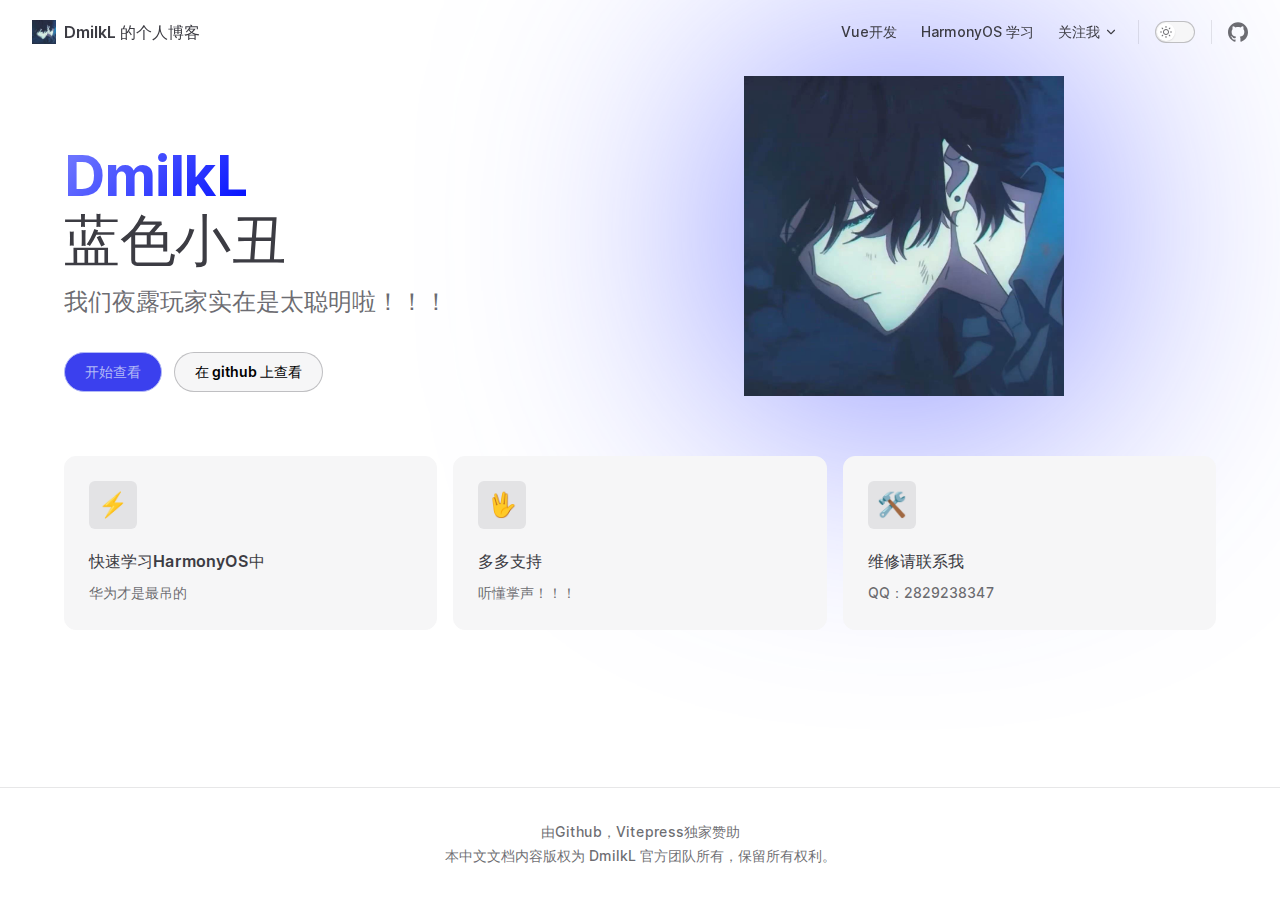
<file: index.html>
<!DOCTYPE html>
<html lang="en-US" dir="ltr">
  <head>
    <meta charset="utf-8">
    <meta name="viewport" content="width=device-width,initial-scale=1">
    <title>DmilkL 的个人博客 | DmilkL 的个人博客</title>
    <meta name="description" content="A VitePress site">
    <link rel="preload stylesheet" href="/assets/style.9378356c.css" as="style">
    
    <script type="module" src="/assets/app.f9e639c7.js"></script>
    <link rel="preload" href="/assets/inter-roman-latin.2ed14f66.woff2" as="font" type="font/woff2" crossorigin="">
    <link rel="modulepreload" href="/assets/chunks/framework.2116cc8b.js">
    <link rel="modulepreload" href="/assets/chunks/theme.59985a9a.js">
    <link rel="modulepreload" href="/assets/index.md.c5037272.lean.js">
    <script id="check-dark-light">(()=>{const e=localStorage.getItem("vitepress-theme-appearance")||"",a=window.matchMedia("(prefers-color-scheme: dark)").matches;(!e||e==="auto"?a:e==="dark")&&document.documentElement.classList.add("dark")})();</script>
  </head>
  <body>
    <div id="app"><div class="Layout" data-v-255ec12d><!--[--><!--]--><!--[--><span tabindex="-1" data-v-ae3e3f51></span><a href="#VPContent" class="VPSkipLink visually-hidden" data-v-ae3e3f51> Skip to content </a><!--]--><!----><header class="VPNav" data-v-255ec12d data-v-7e5bc4a5><div class="VPNavBar" data-v-7e5bc4a5 data-v-faa4ef78><div class="container" data-v-faa4ef78><div class="title" data-v-faa4ef78><div class="VPNavBarTitle" data-v-faa4ef78 data-v-8bbac535><a class="title" href="/" data-v-8bbac535><!--[--><!--]--><!--[--><img class="VPImage logo" src="/Head Portrait.jpg" alt data-v-6db2186b><!--]--><!--[-->DmilkL 的个人博客<!--]--><!--[--><!--]--></a></div></div><div class="content" data-v-faa4ef78><div class="curtain" data-v-faa4ef78></div><div class="content-body" data-v-faa4ef78><!--[--><!--]--><div class="VPNavBarSearch search" style="--vp-meta-key:&#39;Meta&#39;;" data-v-faa4ef78><!----></div><nav aria-labelledby="main-nav-aria-label" class="VPNavBarMenu menu" data-v-faa4ef78 data-v-7f418b0f><span id="main-nav-aria-label" class="visually-hidden" data-v-7f418b0f>Main Navigation</span><!--[--><!--[--><a class="VPLink link VPNavBarMenuLink" href="/Vue-Dev/First.html" tabindex="0" data-v-7f418b0f data-v-5e623618><!--[-->Vue开发<!--]--></a><!--]--><!--[--><a class="VPLink link VPNavBarMenuLink" href="/HarmonyOS-Study/First.html" tabindex="0" data-v-7f418b0f data-v-5e623618><!--[-->HarmonyOS 学习<!--]--></a><!--]--><!--[--><div class="VPFlyout VPNavBarMenuGroup" data-v-7f418b0f data-v-764effdf><button type="button" class="button" aria-haspopup="true" aria-expanded="false" data-v-764effdf><span class="text" data-v-764effdf><!----> 关注我 <svg xmlns="http://www.w3.org/2000/svg" aria-hidden="true" focusable="false" viewbox="0 0 24 24" class="text-icon" data-v-764effdf><path d="M12,16c-0.3,0-0.5-0.1-0.7-0.3l-6-6c-0.4-0.4-0.4-1,0-1.4s1-0.4,1.4,0l5.3,5.3l5.3-5.3c0.4-0.4,1-0.4,1.4,0s0.4,1,0,1.4l-6,6C12.5,15.9,12.3,16,12,16z"></path></svg></span></button><div class="menu" data-v-764effdf><div class="VPMenu" data-v-764effdf data-v-e7ea1737><div class="items" data-v-e7ea1737><!--[--><!--[--><div class="VPMenuLink" data-v-e7ea1737 data-v-2f2cfafc><a class="VPLink link vp-external-link-icon" href="https://space.bilibili.com/382037960?spm_id_from=333.1007.0.0" target="_blank" rel="noreferrer" data-v-2f2cfafc><!--[-->BiliBili<!--]--></a></div><!--]--><!--[--><div class="VPMenuLink" data-v-e7ea1737 data-v-2f2cfafc><a class="VPLink link vp-external-link-icon" href="https://github.com/LDmilk" target="_blank" rel="noreferrer" data-v-2f2cfafc><!--[-->Github<!--]--></a></div><!--]--><!--]--></div><!--[--><!--]--></div></div></div><!--]--><!--]--></nav><!----><div class="VPNavBarAppearance appearance" data-v-faa4ef78 data-v-f6a63727><button class="VPSwitch VPSwitchAppearance" type="button" role="switch" title="toggle dark mode" aria-checked="false" data-v-f6a63727 data-v-82b282f1 data-v-f3c41672><span class="check" data-v-f3c41672><span class="icon" data-v-f3c41672><!--[--><svg xmlns="http://www.w3.org/2000/svg" aria-hidden="true" focusable="false" viewbox="0 0 24 24" class="sun" data-v-82b282f1><path d="M12,18c-3.3,0-6-2.7-6-6s2.7-6,6-6s6,2.7,6,6S15.3,18,12,18zM12,8c-2.2,0-4,1.8-4,4c0,2.2,1.8,4,4,4c2.2,0,4-1.8,4-4C16,9.8,14.2,8,12,8z"></path><path d="M12,4c-0.6,0-1-0.4-1-1V1c0-0.6,0.4-1,1-1s1,0.4,1,1v2C13,3.6,12.6,4,12,4z"></path><path d="M12,24c-0.6,0-1-0.4-1-1v-2c0-0.6,0.4-1,1-1s1,0.4,1,1v2C13,23.6,12.6,24,12,24z"></path><path d="M5.6,6.6c-0.3,0-0.5-0.1-0.7-0.3L3.5,4.9c-0.4-0.4-0.4-1,0-1.4s1-0.4,1.4,0l1.4,1.4c0.4,0.4,0.4,1,0,1.4C6.2,6.5,5.9,6.6,5.6,6.6z"></path><path d="M19.8,20.8c-0.3,0-0.5-0.1-0.7-0.3l-1.4-1.4c-0.4-0.4-0.4-1,0-1.4s1-0.4,1.4,0l1.4,1.4c0.4,0.4,0.4,1,0,1.4C20.3,20.7,20,20.8,19.8,20.8z"></path><path d="M3,13H1c-0.6,0-1-0.4-1-1s0.4-1,1-1h2c0.6,0,1,0.4,1,1S3.6,13,3,13z"></path><path d="M23,13h-2c-0.6,0-1-0.4-1-1s0.4-1,1-1h2c0.6,0,1,0.4,1,1S23.6,13,23,13z"></path><path d="M4.2,20.8c-0.3,0-0.5-0.1-0.7-0.3c-0.4-0.4-0.4-1,0-1.4l1.4-1.4c0.4-0.4,1-0.4,1.4,0s0.4,1,0,1.4l-1.4,1.4C4.7,20.7,4.5,20.8,4.2,20.8z"></path><path d="M18.4,6.6c-0.3,0-0.5-0.1-0.7-0.3c-0.4-0.4-0.4-1,0-1.4l1.4-1.4c0.4-0.4,1-0.4,1.4,0s0.4,1,0,1.4l-1.4,1.4C18.9,6.5,18.6,6.6,18.4,6.6z"></path></svg><svg xmlns="http://www.w3.org/2000/svg" aria-hidden="true" focusable="false" viewbox="0 0 24 24" class="moon" data-v-82b282f1><path d="M12.1,22c-0.3,0-0.6,0-0.9,0c-5.5-0.5-9.5-5.4-9-10.9c0.4-4.8,4.2-8.6,9-9c0.4,0,0.8,0.2,1,0.5c0.2,0.3,0.2,0.8-0.1,1.1c-2,2.7-1.4,6.4,1.3,8.4c2.1,1.6,5,1.6,7.1,0c0.3-0.2,0.7-0.3,1.1-0.1c0.3,0.2,0.5,0.6,0.5,1c-0.2,2.7-1.5,5.1-3.6,6.8C16.6,21.2,14.4,22,12.1,22zM9.3,4.4c-2.9,1-5,3.6-5.2,6.8c-0.4,4.4,2.8,8.3,7.2,8.7c2.1,0.2,4.2-0.4,5.8-1.8c1.1-0.9,1.9-2.1,2.4-3.4c-2.5,0.9-5.3,0.5-7.5-1.1C9.2,11.4,8.1,7.7,9.3,4.4z"></path></svg><!--]--></span></span></button></div><div class="VPSocialLinks VPNavBarSocialLinks social-links" data-v-faa4ef78 data-v-0394ad82 data-v-7bc22406><!--[--><a class="VPSocialLink no-icon" href="https://github.com/LDmilk" aria-label="github" target="_blank" rel="noopener" data-v-7bc22406 data-v-f80f8133><svg role="img" viewBox="0 0 24 24" xmlns="http://www.w3.org/2000/svg"><title>GitHub</title><path d="M12 .297c-6.63 0-12 5.373-12 12 0 5.303 3.438 9.8 8.205 11.385.6.113.82-.258.82-.577 0-.285-.01-1.04-.015-2.04-3.338.724-4.042-1.61-4.042-1.61C4.422 18.07 3.633 17.7 3.633 17.7c-1.087-.744.084-.729.084-.729 1.205.084 1.838 1.236 1.838 1.236 1.07 1.835 2.809 1.305 3.495.998.108-.776.417-1.305.76-1.605-2.665-.3-5.466-1.332-5.466-5.93 0-1.31.465-2.38 1.235-3.22-.135-.303-.54-1.523.105-3.176 0 0 1.005-.322 3.3 1.23.96-.267 1.98-.399 3-.405 1.02.006 2.04.138 3 .405 2.28-1.552 3.285-1.23 3.285-1.23.645 1.653.24 2.873.12 3.176.765.84 1.23 1.91 1.23 3.22 0 4.61-2.805 5.625-5.475 5.92.42.36.81 1.096.81 2.22 0 1.606-.015 2.896-.015 3.286 0 .315.21.69.825.57C20.565 22.092 24 17.592 24 12.297c0-6.627-5.373-12-12-12"/></svg></a><!--]--></div><div class="VPFlyout VPNavBarExtra extra" data-v-faa4ef78 data-v-40855f84 data-v-764effdf><button type="button" class="button" aria-haspopup="true" aria-expanded="false" aria-label="extra navigation" data-v-764effdf><svg xmlns="http://www.w3.org/2000/svg" aria-hidden="true" focusable="false" viewbox="0 0 24 24" class="icon" data-v-764effdf><circle cx="12" cy="12" r="2"></circle><circle cx="19" cy="12" r="2"></circle><circle cx="5" cy="12" r="2"></circle></svg></button><div class="menu" data-v-764effdf><div class="VPMenu" data-v-764effdf data-v-e7ea1737><!----><!--[--><!--[--><!----><div class="group" data-v-40855f84><div class="item appearance" data-v-40855f84><p class="label" data-v-40855f84>Appearance</p><div class="appearance-action" data-v-40855f84><button class="VPSwitch VPSwitchAppearance" type="button" role="switch" title="toggle dark mode" aria-checked="false" data-v-40855f84 data-v-82b282f1 data-v-f3c41672><span class="check" data-v-f3c41672><span class="icon" data-v-f3c41672><!--[--><svg xmlns="http://www.w3.org/2000/svg" aria-hidden="true" focusable="false" viewbox="0 0 24 24" class="sun" data-v-82b282f1><path d="M12,18c-3.3,0-6-2.7-6-6s2.7-6,6-6s6,2.7,6,6S15.3,18,12,18zM12,8c-2.2,0-4,1.8-4,4c0,2.2,1.8,4,4,4c2.2,0,4-1.8,4-4C16,9.8,14.2,8,12,8z"></path><path d="M12,4c-0.6,0-1-0.4-1-1V1c0-0.6,0.4-1,1-1s1,0.4,1,1v2C13,3.6,12.6,4,12,4z"></path><path d="M12,24c-0.6,0-1-0.4-1-1v-2c0-0.6,0.4-1,1-1s1,0.4,1,1v2C13,23.6,12.6,24,12,24z"></path><path d="M5.6,6.6c-0.3,0-0.5-0.1-0.7-0.3L3.5,4.9c-0.4-0.4-0.4-1,0-1.4s1-0.4,1.4,0l1.4,1.4c0.4,0.4,0.4,1,0,1.4C6.2,6.5,5.9,6.6,5.6,6.6z"></path><path d="M19.8,20.8c-0.3,0-0.5-0.1-0.7-0.3l-1.4-1.4c-0.4-0.4-0.4-1,0-1.4s1-0.4,1.4,0l1.4,1.4c0.4,0.4,0.4,1,0,1.4C20.3,20.7,20,20.8,19.8,20.8z"></path><path d="M3,13H1c-0.6,0-1-0.4-1-1s0.4-1,1-1h2c0.6,0,1,0.4,1,1S3.6,13,3,13z"></path><path d="M23,13h-2c-0.6,0-1-0.4-1-1s0.4-1,1-1h2c0.6,0,1,0.4,1,1S23.6,13,23,13z"></path><path d="M4.2,20.8c-0.3,0-0.5-0.1-0.7-0.3c-0.4-0.4-0.4-1,0-1.4l1.4-1.4c0.4-0.4,1-0.4,1.4,0s0.4,1,0,1.4l-1.4,1.4C4.7,20.7,4.5,20.8,4.2,20.8z"></path><path d="M18.4,6.6c-0.3,0-0.5-0.1-0.7-0.3c-0.4-0.4-0.4-1,0-1.4l1.4-1.4c0.4-0.4,1-0.4,1.4,0s0.4,1,0,1.4l-1.4,1.4C18.9,6.5,18.6,6.6,18.4,6.6z"></path></svg><svg xmlns="http://www.w3.org/2000/svg" aria-hidden="true" focusable="false" viewbox="0 0 24 24" class="moon" data-v-82b282f1><path d="M12.1,22c-0.3,0-0.6,0-0.9,0c-5.5-0.5-9.5-5.4-9-10.9c0.4-4.8,4.2-8.6,9-9c0.4,0,0.8,0.2,1,0.5c0.2,0.3,0.2,0.8-0.1,1.1c-2,2.7-1.4,6.4,1.3,8.4c2.1,1.6,5,1.6,7.1,0c0.3-0.2,0.7-0.3,1.1-0.1c0.3,0.2,0.5,0.6,0.5,1c-0.2,2.7-1.5,5.1-3.6,6.8C16.6,21.2,14.4,22,12.1,22zM9.3,4.4c-2.9,1-5,3.6-5.2,6.8c-0.4,4.4,2.8,8.3,7.2,8.7c2.1,0.2,4.2-0.4,5.8-1.8c1.1-0.9,1.9-2.1,2.4-3.4c-2.5,0.9-5.3,0.5-7.5-1.1C9.2,11.4,8.1,7.7,9.3,4.4z"></path></svg><!--]--></span></span></button></div></div></div><div class="group" data-v-40855f84><div class="item social-links" data-v-40855f84><div class="VPSocialLinks social-links-list" data-v-40855f84 data-v-7bc22406><!--[--><a class="VPSocialLink no-icon" href="https://github.com/LDmilk" aria-label="github" target="_blank" rel="noopener" data-v-7bc22406 data-v-f80f8133><svg role="img" viewBox="0 0 24 24" xmlns="http://www.w3.org/2000/svg"><title>GitHub</title><path d="M12 .297c-6.63 0-12 5.373-12 12 0 5.303 3.438 9.8 8.205 11.385.6.113.82-.258.82-.577 0-.285-.01-1.04-.015-2.04-3.338.724-4.042-1.61-4.042-1.61C4.422 18.07 3.633 17.7 3.633 17.7c-1.087-.744.084-.729.084-.729 1.205.084 1.838 1.236 1.838 1.236 1.07 1.835 2.809 1.305 3.495.998.108-.776.417-1.305.76-1.605-2.665-.3-5.466-1.332-5.466-5.93 0-1.31.465-2.38 1.235-3.22-.135-.303-.54-1.523.105-3.176 0 0 1.005-.322 3.3 1.23.96-.267 1.98-.399 3-.405 1.02.006 2.04.138 3 .405 2.28-1.552 3.285-1.23 3.285-1.23.645 1.653.24 2.873.12 3.176.765.84 1.23 1.91 1.23 3.22 0 4.61-2.805 5.625-5.475 5.92.42.36.81 1.096.81 2.22 0 1.606-.015 2.896-.015 3.286 0 .315.21.69.825.57C20.565 22.092 24 17.592 24 12.297c0-6.627-5.373-12-12-12"/></svg></a><!--]--></div></div></div><!--]--><!--]--></div></div></div><!--[--><!--]--><button type="button" class="VPNavBarHamburger hamburger" aria-label="mobile navigation" aria-expanded="false" aria-controls="VPNavScreen" data-v-faa4ef78 data-v-e5dd9c1c><span class="container" data-v-e5dd9c1c><span class="top" data-v-e5dd9c1c></span><span class="middle" data-v-e5dd9c1c></span><span class="bottom" data-v-e5dd9c1c></span></span></button></div></div></div></div><!----></header><!----><!----><div class="VPContent is-home" id="VPContent" data-v-255ec12d data-v-3107c4ee><div class="VPHome" data-v-3107c4ee data-v-d82743a8><!--[--><!--]--><div class="VPHero has-image VPHomeHero" data-v-d82743a8 data-v-da5d1713><div class="container" data-v-da5d1713><div class="main" data-v-da5d1713><!--[--><h1 class="name" data-v-da5d1713><span class="clip" data-v-da5d1713>DmilkL</span></h1><p class="text" data-v-da5d1713>蓝色小丑</p><p class="tagline" data-v-da5d1713>我们夜露玩家实在是太聪明啦！！！</p><!--]--><div class="actions" data-v-da5d1713><!--[--><div class="action" data-v-da5d1713><a class="VPButton medium brand" href="/HarmonyOS-Study/First.html" data-v-da5d1713 data-v-567ba664>开始查看</a></div><div class="action" data-v-da5d1713><a class="VPButton medium alt" href="https://github.com/LDmilk" target="_blank" rel="noreferrer" data-v-da5d1713 data-v-567ba664>在 github 上查看</a></div><!--]--></div></div><div class="image" data-v-da5d1713><div class="image-container" data-v-da5d1713><div class="image-bg" data-v-da5d1713></div><!--[--><!--[--><img class="VPImage image-src" src="/Head Portrait.jpg" alt="网站的 logo 图片" data-v-6db2186b><!--]--><!--]--></div></div></div></div><!--[--><!--]--><!--[--><!--]--><div class="VPFeatures VPHomeFeatures" data-v-d82743a8 data-v-39646fad><div class="container" data-v-39646fad><div class="items" data-v-39646fad><!--[--><div class="grid-3 item" data-v-39646fad><div class="VPLink no-icon VPFeature" data-v-39646fad data-v-f7bdba60><!--[--><article class="box" data-v-f7bdba60><div class="icon" data-v-f7bdba60>⚡️</div><h2 class="title" data-v-f7bdba60>快速学习HarmonyOS中</h2><p class="details" data-v-f7bdba60>华为才是最吊的</p><!----></article><!--]--></div></div><div class="grid-3 item" data-v-39646fad><div class="VPLink no-icon VPFeature" data-v-39646fad data-v-f7bdba60><!--[--><article class="box" data-v-f7bdba60><div class="icon" data-v-f7bdba60>🖖</div><h2 class="title" data-v-f7bdba60>多多支持</h2><p class="details" data-v-f7bdba60>听懂掌声！！！</p><!----></article><!--]--></div></div><div class="grid-3 item" data-v-39646fad><div class="VPLink no-icon VPFeature" data-v-39646fad data-v-f7bdba60><!--[--><article class="box" data-v-f7bdba60><div class="icon" data-v-f7bdba60>🛠️</div><h2 class="title" data-v-f7bdba60>维修请联系我</h2><p class="details" data-v-f7bdba60>QQ：2829238347</p><!----></article><!--]--></div></div><!--]--></div></div></div><!--[--><!--]--><div style="position:relative;" data-v-d82743a8><div></div></div></div></div><footer class="VPFooter" data-v-255ec12d data-v-e03eb2e1><div class="container" data-v-e03eb2e1><p class="message" data-v-e03eb2e1>由Github，Vitepress独家赞助</p><p class="copyright" data-v-e03eb2e1>本中文文档内容版权为 DmilkL 官方团队所有，保留所有权利。</p></div></footer><!--[--><!--]--></div></div>
    <script>window.__VP_HASH_MAP__=JSON.parse("{\"vue-dev_second.md\":\"9f73553a\",\"harmonyos-study_second.md\":\"39b34d00\",\"harmonyos-study_seventh.md\":\"4b82f197\",\"harmonyos-study_sixth.md\":\"da9a4e60\",\"harmonyos-study_fourth.md\":\"b4e751aa\",\"vue-dev_finally.md\":\"5358b5bf\",\"harmonyos-study_third.md\":\"0818d7a8\",\"vue-dev_first.md\":\"d2ce300f\",\"harmonyos-study_first.md\":\"c792a766\",\"index.md\":\"c5037272\",\"harmonyos-study_eighth.md\":\"52a7d6c1\",\"harmonyos-study_fifth.md\":\"448a580a\",\"vue-dev_then.md\":\"35264654\"}");window.__VP_SITE_DATA__=JSON.parse("{\"lang\":\"en-US\",\"dir\":\"ltr\",\"title\":\"DmilkL 的个人博客\",\"description\":\"A VitePress site\",\"base\":\"/\",\"head\":[],\"appearance\":true,\"themeConfig\":{\"logo\":\"/Head Portrait.jpg\",\"socialLinks\":[{\"icon\":\"github\",\"link\":\"https://github.com/LDmilk\"}],\"nav\":[{\"text\":\"Vue开发\",\"link\":\"/Vue-Dev/First.md\",\"activeMatch\":\"/Vue-Dev\"},{\"text\":\"HarmonyOS 学习\",\"link\":\"/HarmonyOS-Study/First.md\",\"activeMatch\":\"/HarmonyOS-Study\"},{\"text\":\"关注我\",\"items\":[{\"text\":\"BiliBili\",\"link\":\"https://space.bilibili.com/382037960?spm_id_from=333.1007.0.0\"},{\"text\":\"Github\",\"link\":\"https://github.com/LDmilk\"}]}],\"sidebar\":{\"Vue-Dev\":[{\"text\":\"Vue 项目开发过程\",\"items\":[{\"text\":\"创建项目\",\"link\":\"/Vue-Dev/First.md\"},{\"text\":\"启动项目\",\"link\":\"/Vue-Dev/Second.md\"},{\"text\":\"完善项目\",\"link\":\"/Vue-Dev/Then.md\"},{\"text\":\"发布项目\",\"link\":\"/Vue-Dev/Finally.md\"}]}],\"/HarmonyOS-Study/\":[{\"text\":\"HarmonyOS 学习过程\",\"items\":[{\"text\":\"第一天\",\"link\":\"/HarmonyOS-Study/First.md\"},{\"text\":\"第二天\",\"link\":\"/HarmonyOS-Study/Second.md\"},{\"text\":\"第三天\",\"link\":\"/HarmonyOS-Study/Third.md\"},{\"text\":\"第四天\",\"link\":\"/HarmonyOS-Study/Fourth.md\"},{\"text\":\"第五天\",\"link\":\"/HarmonyOS-Study/Fifth.md\"},{\"text\":\"第六天\",\"link\":\"/HarmonyOS-Study/Sixth.md\"},{\"text\":\"第七天\",\"link\":\"/HarmonyOS-Study/Seventh.md\"},{\"text\":\"第八天\",\"link\":\"/HarmonyOS-Study/Eighth.md\"}]}]},\"docFooter\":{\"prev\":\"上一篇\",\"next\":\"下一篇\"},\"editLink\":{\"pattern\":\"\",\"text\":\"在GitHub上编辑此页\"},\"lastUpdatedText\":\"最近更新时间\",\"footer\":{\"message\":\"由Github，Vitepress独家赞助\",\"copyright\":\"本中文文档内容版权为 DmilkL 官方团队所有，保留所有权利。\"}},\"locales\":{},\"scrollOffset\":90,\"cleanUrls\":false}");</script>
    
  </body>
</html>
</file>
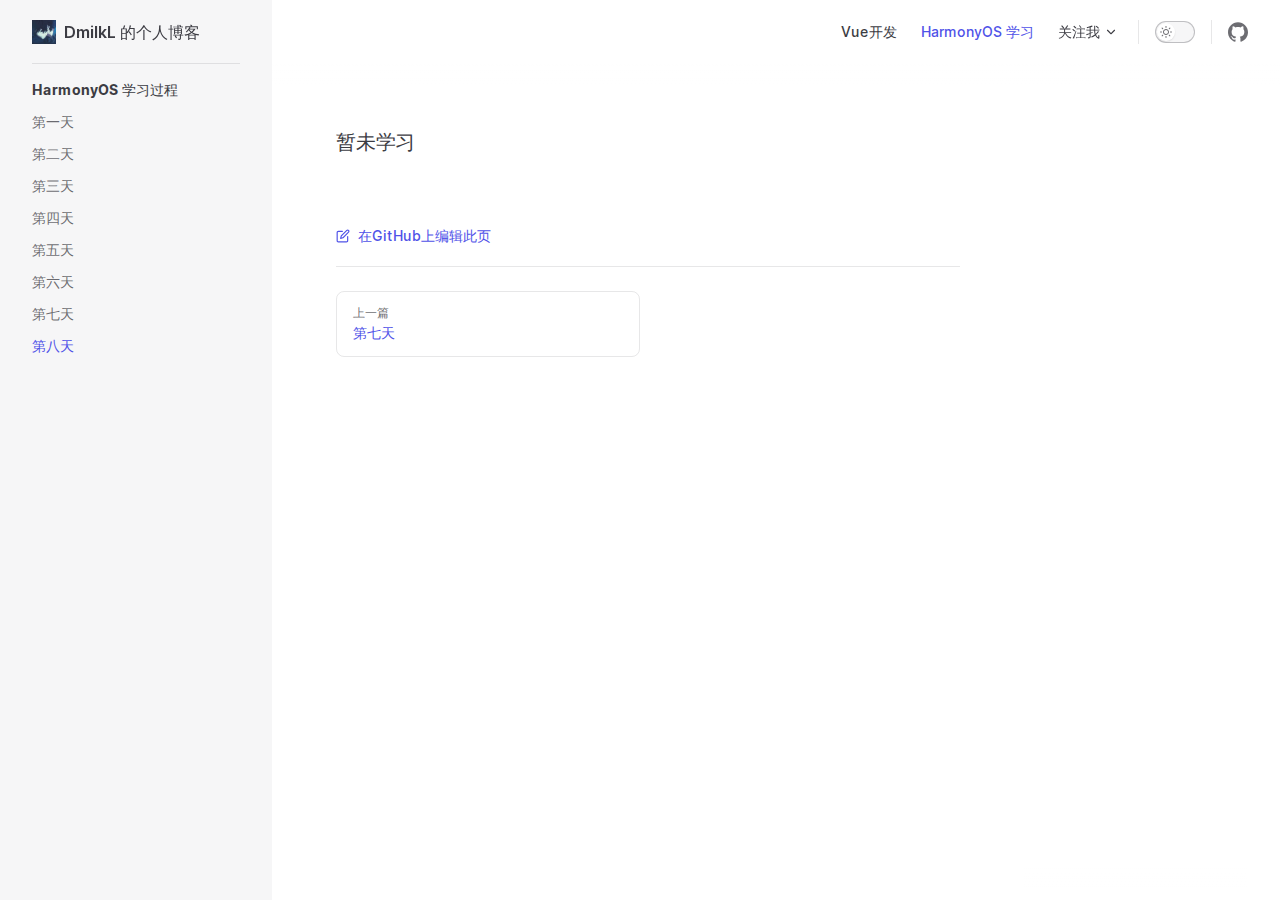
<file: HarmonyOS-Study/Eighth.html>
<!DOCTYPE html>
<html lang="en-US" dir="ltr">
  <head>
    <meta charset="utf-8">
    <meta name="viewport" content="width=device-width,initial-scale=1">
    <title>DmilkL 的个人博客 | DmilkL 的个人博客</title>
    <meta name="description" content="A VitePress site">
    <link rel="preload stylesheet" href="/assets/style.9378356c.css" as="style">
    
    <script type="module" src="/assets/app.f9e639c7.js"></script>
    <link rel="preload" href="/assets/inter-roman-latin.2ed14f66.woff2" as="font" type="font/woff2" crossorigin="">
    <link rel="modulepreload" href="/assets/chunks/framework.2116cc8b.js">
    <link rel="modulepreload" href="/assets/chunks/theme.59985a9a.js">
    <link rel="modulepreload" href="/assets/HarmonyOS-Study_Eighth.md.52a7d6c1.lean.js">
    <script id="check-dark-light">(()=>{const e=localStorage.getItem("vitepress-theme-appearance")||"",a=window.matchMedia("(prefers-color-scheme: dark)").matches;(!e||e==="auto"?a:e==="dark")&&document.documentElement.classList.add("dark")})();</script>
  </head>
  <body>
    <div id="app"><div class="Layout" data-v-255ec12d><!--[--><!--]--><!--[--><span tabindex="-1" data-v-ae3e3f51></span><a href="#VPContent" class="VPSkipLink visually-hidden" data-v-ae3e3f51> Skip to content </a><!--]--><!----><header class="VPNav" data-v-255ec12d data-v-7e5bc4a5><div class="VPNavBar has-sidebar" data-v-7e5bc4a5 data-v-faa4ef78><div class="container" data-v-faa4ef78><div class="title" data-v-faa4ef78><div class="VPNavBarTitle has-sidebar" data-v-faa4ef78 data-v-8bbac535><a class="title" href="/" data-v-8bbac535><!--[--><!--]--><!--[--><img class="VPImage logo" src="/Head Portrait.jpg" alt data-v-6db2186b><!--]--><!--[-->DmilkL 的个人博客<!--]--><!--[--><!--]--></a></div></div><div class="content" data-v-faa4ef78><div class="curtain" data-v-faa4ef78></div><div class="content-body" data-v-faa4ef78><!--[--><!--]--><div class="VPNavBarSearch search" style="--vp-meta-key:&#39;Meta&#39;;" data-v-faa4ef78><!----></div><nav aria-labelledby="main-nav-aria-label" class="VPNavBarMenu menu" data-v-faa4ef78 data-v-7f418b0f><span id="main-nav-aria-label" class="visually-hidden" data-v-7f418b0f>Main Navigation</span><!--[--><!--[--><a class="VPLink link VPNavBarMenuLink" href="/Vue-Dev/First.html" tabindex="0" data-v-7f418b0f data-v-5e623618><!--[-->Vue开发<!--]--></a><!--]--><!--[--><a class="VPLink link VPNavBarMenuLink active" href="/HarmonyOS-Study/First.html" tabindex="0" data-v-7f418b0f data-v-5e623618><!--[-->HarmonyOS 学习<!--]--></a><!--]--><!--[--><div class="VPFlyout VPNavBarMenuGroup" data-v-7f418b0f data-v-764effdf><button type="button" class="button" aria-haspopup="true" aria-expanded="false" data-v-764effdf><span class="text" data-v-764effdf><!----> 关注我 <svg xmlns="http://www.w3.org/2000/svg" aria-hidden="true" focusable="false" viewbox="0 0 24 24" class="text-icon" data-v-764effdf><path d="M12,16c-0.3,0-0.5-0.1-0.7-0.3l-6-6c-0.4-0.4-0.4-1,0-1.4s1-0.4,1.4,0l5.3,5.3l5.3-5.3c0.4-0.4,1-0.4,1.4,0s0.4,1,0,1.4l-6,6C12.5,15.9,12.3,16,12,16z"></path></svg></span></button><div class="menu" data-v-764effdf><div class="VPMenu" data-v-764effdf data-v-e7ea1737><div class="items" data-v-e7ea1737><!--[--><!--[--><div class="VPMenuLink" data-v-e7ea1737 data-v-2f2cfafc><a class="VPLink link vp-external-link-icon" href="https://space.bilibili.com/382037960?spm_id_from=333.1007.0.0" target="_blank" rel="noreferrer" data-v-2f2cfafc><!--[-->BiliBili<!--]--></a></div><!--]--><!--[--><div class="VPMenuLink" data-v-e7ea1737 data-v-2f2cfafc><a class="VPLink link vp-external-link-icon" href="https://github.com/LDmilk" target="_blank" rel="noreferrer" data-v-2f2cfafc><!--[-->Github<!--]--></a></div><!--]--><!--]--></div><!--[--><!--]--></div></div></div><!--]--><!--]--></nav><!----><div class="VPNavBarAppearance appearance" data-v-faa4ef78 data-v-f6a63727><button class="VPSwitch VPSwitchAppearance" type="button" role="switch" title="toggle dark mode" aria-checked="false" data-v-f6a63727 data-v-82b282f1 data-v-f3c41672><span class="check" data-v-f3c41672><span class="icon" data-v-f3c41672><!--[--><svg xmlns="http://www.w3.org/2000/svg" aria-hidden="true" focusable="false" viewbox="0 0 24 24" class="sun" data-v-82b282f1><path d="M12,18c-3.3,0-6-2.7-6-6s2.7-6,6-6s6,2.7,6,6S15.3,18,12,18zM12,8c-2.2,0-4,1.8-4,4c0,2.2,1.8,4,4,4c2.2,0,4-1.8,4-4C16,9.8,14.2,8,12,8z"></path><path d="M12,4c-0.6,0-1-0.4-1-1V1c0-0.6,0.4-1,1-1s1,0.4,1,1v2C13,3.6,12.6,4,12,4z"></path><path d="M12,24c-0.6,0-1-0.4-1-1v-2c0-0.6,0.4-1,1-1s1,0.4,1,1v2C13,23.6,12.6,24,12,24z"></path><path d="M5.6,6.6c-0.3,0-0.5-0.1-0.7-0.3L3.5,4.9c-0.4-0.4-0.4-1,0-1.4s1-0.4,1.4,0l1.4,1.4c0.4,0.4,0.4,1,0,1.4C6.2,6.5,5.9,6.6,5.6,6.6z"></path><path d="M19.8,20.8c-0.3,0-0.5-0.1-0.7-0.3l-1.4-1.4c-0.4-0.4-0.4-1,0-1.4s1-0.4,1.4,0l1.4,1.4c0.4,0.4,0.4,1,0,1.4C20.3,20.7,20,20.8,19.8,20.8z"></path><path d="M3,13H1c-0.6,0-1-0.4-1-1s0.4-1,1-1h2c0.6,0,1,0.4,1,1S3.6,13,3,13z"></path><path d="M23,13h-2c-0.6,0-1-0.4-1-1s0.4-1,1-1h2c0.6,0,1,0.4,1,1S23.6,13,23,13z"></path><path d="M4.2,20.8c-0.3,0-0.5-0.1-0.7-0.3c-0.4-0.4-0.4-1,0-1.4l1.4-1.4c0.4-0.4,1-0.4,1.4,0s0.4,1,0,1.4l-1.4,1.4C4.7,20.7,4.5,20.8,4.2,20.8z"></path><path d="M18.4,6.6c-0.3,0-0.5-0.1-0.7-0.3c-0.4-0.4-0.4-1,0-1.4l1.4-1.4c0.4-0.4,1-0.4,1.4,0s0.4,1,0,1.4l-1.4,1.4C18.9,6.5,18.6,6.6,18.4,6.6z"></path></svg><svg xmlns="http://www.w3.org/2000/svg" aria-hidden="true" focusable="false" viewbox="0 0 24 24" class="moon" data-v-82b282f1><path d="M12.1,22c-0.3,0-0.6,0-0.9,0c-5.5-0.5-9.5-5.4-9-10.9c0.4-4.8,4.2-8.6,9-9c0.4,0,0.8,0.2,1,0.5c0.2,0.3,0.2,0.8-0.1,1.1c-2,2.7-1.4,6.4,1.3,8.4c2.1,1.6,5,1.6,7.1,0c0.3-0.2,0.7-0.3,1.1-0.1c0.3,0.2,0.5,0.6,0.5,1c-0.2,2.7-1.5,5.1-3.6,6.8C16.6,21.2,14.4,22,12.1,22zM9.3,4.4c-2.9,1-5,3.6-5.2,6.8c-0.4,4.4,2.8,8.3,7.2,8.7c2.1,0.2,4.2-0.4,5.8-1.8c1.1-0.9,1.9-2.1,2.4-3.4c-2.5,0.9-5.3,0.5-7.5-1.1C9.2,11.4,8.1,7.7,9.3,4.4z"></path></svg><!--]--></span></span></button></div><div class="VPSocialLinks VPNavBarSocialLinks social-links" data-v-faa4ef78 data-v-0394ad82 data-v-7bc22406><!--[--><a class="VPSocialLink no-icon" href="https://github.com/LDmilk" aria-label="github" target="_blank" rel="noopener" data-v-7bc22406 data-v-f80f8133><svg role="img" viewBox="0 0 24 24" xmlns="http://www.w3.org/2000/svg"><title>GitHub</title><path d="M12 .297c-6.63 0-12 5.373-12 12 0 5.303 3.438 9.8 8.205 11.385.6.113.82-.258.82-.577 0-.285-.01-1.04-.015-2.04-3.338.724-4.042-1.61-4.042-1.61C4.422 18.07 3.633 17.7 3.633 17.7c-1.087-.744.084-.729.084-.729 1.205.084 1.838 1.236 1.838 1.236 1.07 1.835 2.809 1.305 3.495.998.108-.776.417-1.305.76-1.605-2.665-.3-5.466-1.332-5.466-5.93 0-1.31.465-2.38 1.235-3.22-.135-.303-.54-1.523.105-3.176 0 0 1.005-.322 3.3 1.23.96-.267 1.98-.399 3-.405 1.02.006 2.04.138 3 .405 2.28-1.552 3.285-1.23 3.285-1.23.645 1.653.24 2.873.12 3.176.765.84 1.23 1.91 1.23 3.22 0 4.61-2.805 5.625-5.475 5.92.42.36.81 1.096.81 2.22 0 1.606-.015 2.896-.015 3.286 0 .315.21.69.825.57C20.565 22.092 24 17.592 24 12.297c0-6.627-5.373-12-12-12"/></svg></a><!--]--></div><div class="VPFlyout VPNavBarExtra extra" data-v-faa4ef78 data-v-40855f84 data-v-764effdf><button type="button" class="button" aria-haspopup="true" aria-expanded="false" aria-label="extra navigation" data-v-764effdf><svg xmlns="http://www.w3.org/2000/svg" aria-hidden="true" focusable="false" viewbox="0 0 24 24" class="icon" data-v-764effdf><circle cx="12" cy="12" r="2"></circle><circle cx="19" cy="12" r="2"></circle><circle cx="5" cy="12" r="2"></circle></svg></button><div class="menu" data-v-764effdf><div class="VPMenu" data-v-764effdf data-v-e7ea1737><!----><!--[--><!--[--><!----><div class="group" data-v-40855f84><div class="item appearance" data-v-40855f84><p class="label" data-v-40855f84>Appearance</p><div class="appearance-action" data-v-40855f84><button class="VPSwitch VPSwitchAppearance" type="button" role="switch" title="toggle dark mode" aria-checked="false" data-v-40855f84 data-v-82b282f1 data-v-f3c41672><span class="check" data-v-f3c41672><span class="icon" data-v-f3c41672><!--[--><svg xmlns="http://www.w3.org/2000/svg" aria-hidden="true" focusable="false" viewbox="0 0 24 24" class="sun" data-v-82b282f1><path d="M12,18c-3.3,0-6-2.7-6-6s2.7-6,6-6s6,2.7,6,6S15.3,18,12,18zM12,8c-2.2,0-4,1.8-4,4c0,2.2,1.8,4,4,4c2.2,0,4-1.8,4-4C16,9.8,14.2,8,12,8z"></path><path d="M12,4c-0.6,0-1-0.4-1-1V1c0-0.6,0.4-1,1-1s1,0.4,1,1v2C13,3.6,12.6,4,12,4z"></path><path d="M12,24c-0.6,0-1-0.4-1-1v-2c0-0.6,0.4-1,1-1s1,0.4,1,1v2C13,23.6,12.6,24,12,24z"></path><path d="M5.6,6.6c-0.3,0-0.5-0.1-0.7-0.3L3.5,4.9c-0.4-0.4-0.4-1,0-1.4s1-0.4,1.4,0l1.4,1.4c0.4,0.4,0.4,1,0,1.4C6.2,6.5,5.9,6.6,5.6,6.6z"></path><path d="M19.8,20.8c-0.3,0-0.5-0.1-0.7-0.3l-1.4-1.4c-0.4-0.4-0.4-1,0-1.4s1-0.4,1.4,0l1.4,1.4c0.4,0.4,0.4,1,0,1.4C20.3,20.7,20,20.8,19.8,20.8z"></path><path d="M3,13H1c-0.6,0-1-0.4-1-1s0.4-1,1-1h2c0.6,0,1,0.4,1,1S3.6,13,3,13z"></path><path d="M23,13h-2c-0.6,0-1-0.4-1-1s0.4-1,1-1h2c0.6,0,1,0.4,1,1S23.6,13,23,13z"></path><path d="M4.2,20.8c-0.3,0-0.5-0.1-0.7-0.3c-0.4-0.4-0.4-1,0-1.4l1.4-1.4c0.4-0.4,1-0.4,1.4,0s0.4,1,0,1.4l-1.4,1.4C4.7,20.7,4.5,20.8,4.2,20.8z"></path><path d="M18.4,6.6c-0.3,0-0.5-0.1-0.7-0.3c-0.4-0.4-0.4-1,0-1.4l1.4-1.4c0.4-0.4,1-0.4,1.4,0s0.4,1,0,1.4l-1.4,1.4C18.9,6.5,18.6,6.6,18.4,6.6z"></path></svg><svg xmlns="http://www.w3.org/2000/svg" aria-hidden="true" focusable="false" viewbox="0 0 24 24" class="moon" data-v-82b282f1><path d="M12.1,22c-0.3,0-0.6,0-0.9,0c-5.5-0.5-9.5-5.4-9-10.9c0.4-4.8,4.2-8.6,9-9c0.4,0,0.8,0.2,1,0.5c0.2,0.3,0.2,0.8-0.1,1.1c-2,2.7-1.4,6.4,1.3,8.4c2.1,1.6,5,1.6,7.1,0c0.3-0.2,0.7-0.3,1.1-0.1c0.3,0.2,0.5,0.6,0.5,1c-0.2,2.7-1.5,5.1-3.6,6.8C16.6,21.2,14.4,22,12.1,22zM9.3,4.4c-2.9,1-5,3.6-5.2,6.8c-0.4,4.4,2.8,8.3,7.2,8.7c2.1,0.2,4.2-0.4,5.8-1.8c1.1-0.9,1.9-2.1,2.4-3.4c-2.5,0.9-5.3,0.5-7.5-1.1C9.2,11.4,8.1,7.7,9.3,4.4z"></path></svg><!--]--></span></span></button></div></div></div><div class="group" data-v-40855f84><div class="item social-links" data-v-40855f84><div class="VPSocialLinks social-links-list" data-v-40855f84 data-v-7bc22406><!--[--><a class="VPSocialLink no-icon" href="https://github.com/LDmilk" aria-label="github" target="_blank" rel="noopener" data-v-7bc22406 data-v-f80f8133><svg role="img" viewBox="0 0 24 24" xmlns="http://www.w3.org/2000/svg"><title>GitHub</title><path d="M12 .297c-6.63 0-12 5.373-12 12 0 5.303 3.438 9.8 8.205 11.385.6.113.82-.258.82-.577 0-.285-.01-1.04-.015-2.04-3.338.724-4.042-1.61-4.042-1.61C4.422 18.07 3.633 17.7 3.633 17.7c-1.087-.744.084-.729.084-.729 1.205.084 1.838 1.236 1.838 1.236 1.07 1.835 2.809 1.305 3.495.998.108-.776.417-1.305.76-1.605-2.665-.3-5.466-1.332-5.466-5.93 0-1.31.465-2.38 1.235-3.22-.135-.303-.54-1.523.105-3.176 0 0 1.005-.322 3.3 1.23.96-.267 1.98-.399 3-.405 1.02.006 2.04.138 3 .405 2.28-1.552 3.285-1.23 3.285-1.23.645 1.653.24 2.873.12 3.176.765.84 1.23 1.91 1.23 3.22 0 4.61-2.805 5.625-5.475 5.92.42.36.81 1.096.81 2.22 0 1.606-.015 2.896-.015 3.286 0 .315.21.69.825.57C20.565 22.092 24 17.592 24 12.297c0-6.627-5.373-12-12-12"/></svg></a><!--]--></div></div></div><!--]--><!--]--></div></div></div><!--[--><!--]--><button type="button" class="VPNavBarHamburger hamburger" aria-label="mobile navigation" aria-expanded="false" aria-controls="VPNavScreen" data-v-faa4ef78 data-v-e5dd9c1c><span class="container" data-v-e5dd9c1c><span class="top" data-v-e5dd9c1c></span><span class="middle" data-v-e5dd9c1c></span><span class="bottom" data-v-e5dd9c1c></span></span></button></div></div></div></div><!----></header><div class="VPLocalNav reached-top" data-v-255ec12d data-v-5cfd5582><button class="menu" aria-expanded="false" aria-controls="VPSidebarNav" data-v-5cfd5582><svg xmlns="http://www.w3.org/2000/svg" aria-hidden="true" focusable="false" viewbox="0 0 24 24" class="menu-icon" data-v-5cfd5582><path d="M17,11H3c-0.6,0-1-0.4-1-1s0.4-1,1-1h14c0.6,0,1,0.4,1,1S17.6,11,17,11z"></path><path d="M21,7H3C2.4,7,2,6.6,2,6s0.4-1,1-1h18c0.6,0,1,0.4,1,1S21.6,7,21,7z"></path><path d="M21,15H3c-0.6,0-1-0.4-1-1s0.4-1,1-1h18c0.6,0,1,0.4,1,1S21.6,15,21,15z"></path><path d="M17,19H3c-0.6,0-1-0.4-1-1s0.4-1,1-1h14c0.6,0,1,0.4,1,1S17.6,19,17,19z"></path></svg><span class="menu-text" data-v-5cfd5582>Menu</span></button><div class="VPLocalNavOutlineDropdown" style="--vp-vh:0px;" data-v-5cfd5582 data-v-d5bb9d56><button data-v-d5bb9d56>Return to top</button><!----></div></div><aside class="VPSidebar" data-v-255ec12d data-v-845b8fc6><div class="curtain" data-v-845b8fc6></div><nav class="nav" id="VPSidebarNav" aria-labelledby="sidebar-aria-label" tabindex="-1" data-v-845b8fc6><span class="visually-hidden" id="sidebar-aria-label" data-v-845b8fc6> Sidebar Navigation </span><!--[--><!--]--><!--[--><div class="group" data-v-845b8fc6><section class="VPSidebarItem level-0 has-active" data-v-845b8fc6 data-v-4fbabd82><div class="item" role="button" tabindex="0" data-v-4fbabd82><div class="indicator" data-v-4fbabd82></div><h2 class="text" data-v-4fbabd82>HarmonyOS 学习过程</h2><!----></div><div class="items" data-v-4fbabd82><!--[--><div class="VPSidebarItem level-1 is-link" data-v-4fbabd82 data-v-4fbabd82><div class="item" data-v-4fbabd82><div class="indicator" data-v-4fbabd82></div><a class="VPLink link link" href="/HarmonyOS-Study/First.html" data-v-4fbabd82><!--[--><p class="text" data-v-4fbabd82>第一天</p><!--]--></a><!----></div><!----></div><div class="VPSidebarItem level-1 is-link" data-v-4fbabd82 data-v-4fbabd82><div class="item" data-v-4fbabd82><div class="indicator" data-v-4fbabd82></div><a class="VPLink link link" href="/HarmonyOS-Study/Second.html" data-v-4fbabd82><!--[--><p class="text" data-v-4fbabd82>第二天</p><!--]--></a><!----></div><!----></div><div class="VPSidebarItem level-1 is-link" data-v-4fbabd82 data-v-4fbabd82><div class="item" data-v-4fbabd82><div class="indicator" data-v-4fbabd82></div><a class="VPLink link link" href="/HarmonyOS-Study/Third.html" data-v-4fbabd82><!--[--><p class="text" data-v-4fbabd82>第三天</p><!--]--></a><!----></div><!----></div><div class="VPSidebarItem level-1 is-link" data-v-4fbabd82 data-v-4fbabd82><div class="item" data-v-4fbabd82><div class="indicator" data-v-4fbabd82></div><a class="VPLink link link" href="/HarmonyOS-Study/Fourth.html" data-v-4fbabd82><!--[--><p class="text" data-v-4fbabd82>第四天</p><!--]--></a><!----></div><!----></div><div class="VPSidebarItem level-1 is-link" data-v-4fbabd82 data-v-4fbabd82><div class="item" data-v-4fbabd82><div class="indicator" data-v-4fbabd82></div><a class="VPLink link link" href="/HarmonyOS-Study/Fifth.html" data-v-4fbabd82><!--[--><p class="text" data-v-4fbabd82>第五天</p><!--]--></a><!----></div><!----></div><div class="VPSidebarItem level-1 is-link" data-v-4fbabd82 data-v-4fbabd82><div class="item" data-v-4fbabd82><div class="indicator" data-v-4fbabd82></div><a class="VPLink link link" href="/HarmonyOS-Study/Sixth.html" data-v-4fbabd82><!--[--><p class="text" data-v-4fbabd82>第六天</p><!--]--></a><!----></div><!----></div><div class="VPSidebarItem level-1 is-link" data-v-4fbabd82 data-v-4fbabd82><div class="item" data-v-4fbabd82><div class="indicator" data-v-4fbabd82></div><a class="VPLink link link" href="/HarmonyOS-Study/Seventh.html" data-v-4fbabd82><!--[--><p class="text" data-v-4fbabd82>第七天</p><!--]--></a><!----></div><!----></div><div class="VPSidebarItem level-1 is-link is-active has-active" data-v-4fbabd82 data-v-4fbabd82><div class="item" data-v-4fbabd82><div class="indicator" data-v-4fbabd82></div><a class="VPLink link link" href="/HarmonyOS-Study/Eighth.html" data-v-4fbabd82><!--[--><p class="text" data-v-4fbabd82>第八天</p><!--]--></a><!----></div><!----></div><!--]--></div></section></div><!--]--><!--[--><!--]--></nav></aside><div class="VPContent has-sidebar" id="VPContent" data-v-255ec12d data-v-3107c4ee><div class="VPDoc has-sidebar has-aside" data-v-3107c4ee data-v-6b87e69f><!--[--><!--]--><div class="container" data-v-6b87e69f><div class="aside" data-v-6b87e69f><div class="aside-curtain" data-v-6b87e69f></div><div class="aside-container" data-v-6b87e69f><div class="aside-content" data-v-6b87e69f><div class="VPDocAside" data-v-6b87e69f data-v-3f215769><!--[--><!--]--><!--[--><!--]--><div class="VPDocAsideOutline" data-v-3f215769 data-v-ff0f39c8><div class="content" data-v-ff0f39c8><div class="outline-marker" data-v-ff0f39c8></div><div class="outline-title" data-v-ff0f39c8>On this page</div><nav aria-labelledby="doc-outline-aria-label" data-v-ff0f39c8><span class="visually-hidden" id="doc-outline-aria-label" data-v-ff0f39c8> Table of Contents for current page </span><ul class="root" data-v-ff0f39c8 data-v-b0ff2abe><!--[--><!--]--></ul></nav></div></div><!--[--><!--]--><div class="spacer" data-v-3f215769></div><!--[--><!--]--><!----><!--[--><!--]--><!--[--><!--]--></div></div></div></div><div class="content" data-v-6b87e69f><div class="content-container" data-v-6b87e69f><!--[--><!--]--><!----><main class="main" data-v-6b87e69f><div style="position:relative;" class="vp-doc _HarmonyOS-Study_Eighth" data-v-6b87e69f><div><h3 id="暂未学习" tabindex="-1">暂未学习 <a class="header-anchor" href="#暂未学习" aria-label="Permalink to &quot;暂未学习&quot;">​</a></h3></div></div></main><footer class="VPDocFooter" data-v-6b87e69f data-v-37656e44><!--[--><!--]--><div class="edit-info" data-v-37656e44><div class="edit-link" data-v-37656e44><span class="VPLink no-icon edit-link-button" data-v-37656e44><!--[--><svg xmlns="http://www.w3.org/2000/svg" viewbox="0 0 24 24" class="edit-link-icon" aria-label="edit icon" data-v-37656e44><path d="M18,23H4c-1.7,0-3-1.3-3-3V6c0-1.7,1.3-3,3-3h7c0.6,0,1,0.4,1,1s-0.4,1-1,1H4C3.4,5,3,5.4,3,6v14c0,0.6,0.4,1,1,1h14c0.6,0,1-0.4,1-1v-7c0-0.6,0.4-1,1-1s1,0.4,1,1v7C21,21.7,19.7,23,18,23z"></path><path d="M8,17c-0.3,0-0.5-0.1-0.7-0.3C7,16.5,6.9,16.1,7,15.8l1-4c0-0.2,0.1-0.3,0.3-0.5l9.5-9.5c1.2-1.2,3.2-1.2,4.4,0c1.2,1.2,1.2,3.2,0,4.4l-9.5,9.5c-0.1,0.1-0.3,0.2-0.5,0.3l-4,1C8.2,17,8.1,17,8,17zM9.9,12.5l-0.5,2.1l2.1-0.5l9.3-9.3c0.4-0.4,0.4-1.1,0-1.6c-0.4-0.4-1.2-0.4-1.6,0l0,0L9.9,12.5z M18.5,2.5L18.5,2.5L18.5,2.5z"></path></svg> 在GitHub上编辑此页<!--]--></span></div><!----></div><nav class="prev-next" data-v-37656e44><div class="pager" data-v-37656e44><a class="pager-link prev" href="/HarmonyOS-Study/Seventh.html" data-v-37656e44><span class="desc" data-v-37656e44>上一篇</span><span class="title" data-v-37656e44>第七天</span></a></div><div class="pager" data-v-37656e44><!----></div></nav></footer><!--[--><!--]--></div></div></div><!--[--><!--]--></div></div><footer class="VPFooter has-sidebar" data-v-255ec12d data-v-e03eb2e1><div class="container" data-v-e03eb2e1><p class="message" data-v-e03eb2e1>由Github，Vitepress独家赞助</p><p class="copyright" data-v-e03eb2e1>本中文文档内容版权为 DmilkL 官方团队所有，保留所有权利。</p></div></footer><!--[--><!--]--></div></div>
    <script>window.__VP_HASH_MAP__=JSON.parse("{\"vue-dev_second.md\":\"9f73553a\",\"harmonyos-study_second.md\":\"39b34d00\",\"harmonyos-study_seventh.md\":\"4b82f197\",\"harmonyos-study_sixth.md\":\"da9a4e60\",\"harmonyos-study_fourth.md\":\"b4e751aa\",\"vue-dev_finally.md\":\"5358b5bf\",\"harmonyos-study_third.md\":\"0818d7a8\",\"vue-dev_first.md\":\"d2ce300f\",\"harmonyos-study_first.md\":\"c792a766\",\"index.md\":\"c5037272\",\"harmonyos-study_eighth.md\":\"52a7d6c1\",\"harmonyos-study_fifth.md\":\"448a580a\",\"vue-dev_then.md\":\"35264654\"}");window.__VP_SITE_DATA__=JSON.parse("{\"lang\":\"en-US\",\"dir\":\"ltr\",\"title\":\"DmilkL 的个人博客\",\"description\":\"A VitePress site\",\"base\":\"/\",\"head\":[],\"appearance\":true,\"themeConfig\":{\"logo\":\"/Head Portrait.jpg\",\"socialLinks\":[{\"icon\":\"github\",\"link\":\"https://github.com/LDmilk\"}],\"nav\":[{\"text\":\"Vue开发\",\"link\":\"/Vue-Dev/First.md\",\"activeMatch\":\"/Vue-Dev\"},{\"text\":\"HarmonyOS 学习\",\"link\":\"/HarmonyOS-Study/First.md\",\"activeMatch\":\"/HarmonyOS-Study\"},{\"text\":\"关注我\",\"items\":[{\"text\":\"BiliBili\",\"link\":\"https://space.bilibili.com/382037960?spm_id_from=333.1007.0.0\"},{\"text\":\"Github\",\"link\":\"https://github.com/LDmilk\"}]}],\"sidebar\":{\"Vue-Dev\":[{\"text\":\"Vue 项目开发过程\",\"items\":[{\"text\":\"创建项目\",\"link\":\"/Vue-Dev/First.md\"},{\"text\":\"启动项目\",\"link\":\"/Vue-Dev/Second.md\"},{\"text\":\"完善项目\",\"link\":\"/Vue-Dev/Then.md\"},{\"text\":\"发布项目\",\"link\":\"/Vue-Dev/Finally.md\"}]}],\"/HarmonyOS-Study/\":[{\"text\":\"HarmonyOS 学习过程\",\"items\":[{\"text\":\"第一天\",\"link\":\"/HarmonyOS-Study/First.md\"},{\"text\":\"第二天\",\"link\":\"/HarmonyOS-Study/Second.md\"},{\"text\":\"第三天\",\"link\":\"/HarmonyOS-Study/Third.md\"},{\"text\":\"第四天\",\"link\":\"/HarmonyOS-Study/Fourth.md\"},{\"text\":\"第五天\",\"link\":\"/HarmonyOS-Study/Fifth.md\"},{\"text\":\"第六天\",\"link\":\"/HarmonyOS-Study/Sixth.md\"},{\"text\":\"第七天\",\"link\":\"/HarmonyOS-Study/Seventh.md\"},{\"text\":\"第八天\",\"link\":\"/HarmonyOS-Study/Eighth.md\"}]}]},\"docFooter\":{\"prev\":\"上一篇\",\"next\":\"下一篇\"},\"editLink\":{\"pattern\":\"\",\"text\":\"在GitHub上编辑此页\"},\"lastUpdatedText\":\"最近更新时间\",\"footer\":{\"message\":\"由Github，Vitepress独家赞助\",\"copyright\":\"本中文文档内容版权为 DmilkL 官方团队所有，保留所有权利。\"}},\"locales\":{},\"scrollOffset\":90,\"cleanUrls\":false}");</script>
    
  </body>
</html>
</file>
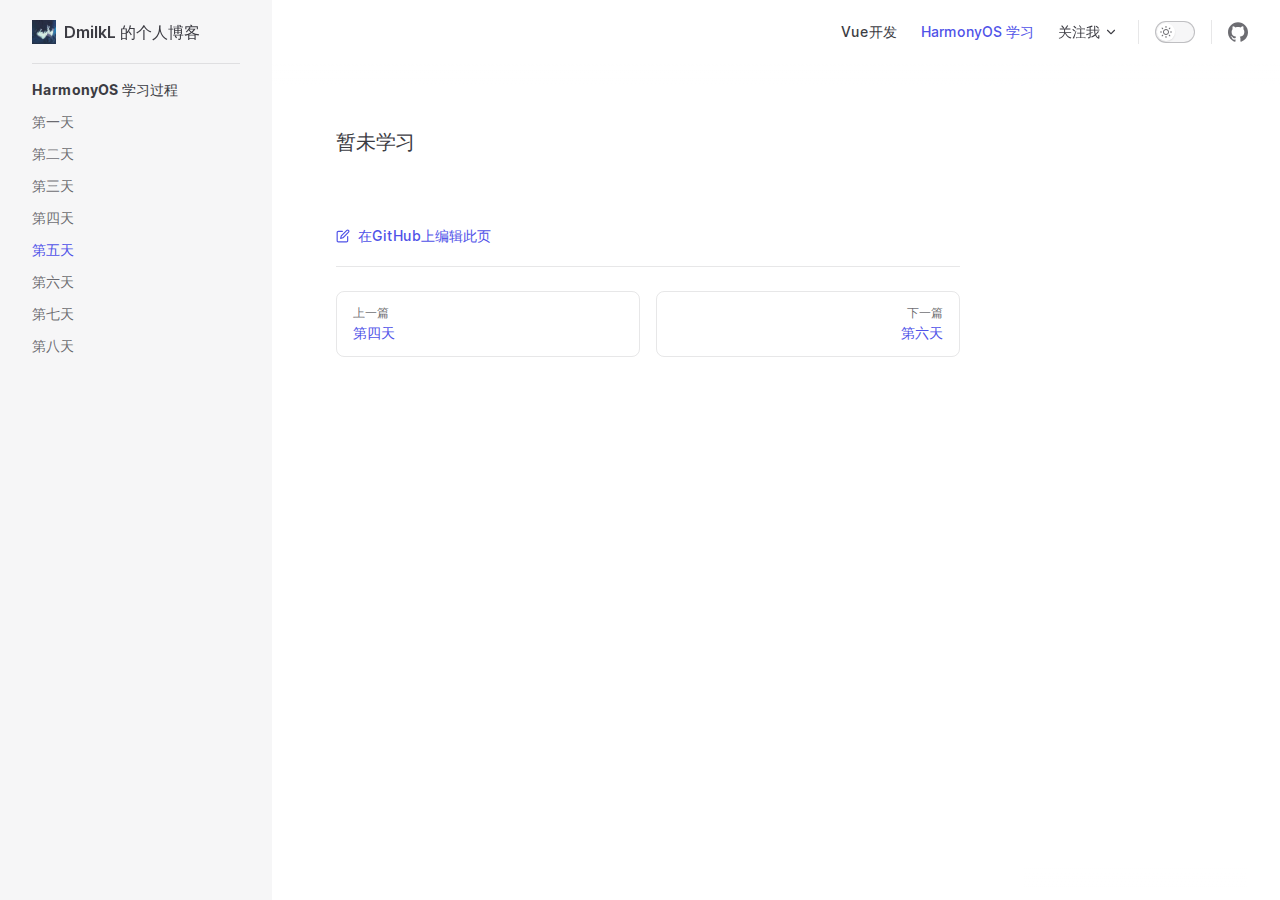
<file: HarmonyOS-Study/Fifth.html>
<!DOCTYPE html>
<html lang="en-US" dir="ltr">
  <head>
    <meta charset="utf-8">
    <meta name="viewport" content="width=device-width,initial-scale=1">
    <title>DmilkL 的个人博客 | DmilkL 的个人博客</title>
    <meta name="description" content="A VitePress site">
    <link rel="preload stylesheet" href="/assets/style.9378356c.css" as="style">
    
    <script type="module" src="/assets/app.f9e639c7.js"></script>
    <link rel="preload" href="/assets/inter-roman-latin.2ed14f66.woff2" as="font" type="font/woff2" crossorigin="">
    <link rel="modulepreload" href="/assets/chunks/framework.2116cc8b.js">
    <link rel="modulepreload" href="/assets/chunks/theme.59985a9a.js">
    <link rel="modulepreload" href="/assets/HarmonyOS-Study_Fifth.md.448a580a.lean.js">
    <script id="check-dark-light">(()=>{const e=localStorage.getItem("vitepress-theme-appearance")||"",a=window.matchMedia("(prefers-color-scheme: dark)").matches;(!e||e==="auto"?a:e==="dark")&&document.documentElement.classList.add("dark")})();</script>
  </head>
  <body>
    <div id="app"><div class="Layout" data-v-255ec12d><!--[--><!--]--><!--[--><span tabindex="-1" data-v-ae3e3f51></span><a href="#VPContent" class="VPSkipLink visually-hidden" data-v-ae3e3f51> Skip to content </a><!--]--><!----><header class="VPNav" data-v-255ec12d data-v-7e5bc4a5><div class="VPNavBar has-sidebar" data-v-7e5bc4a5 data-v-faa4ef78><div class="container" data-v-faa4ef78><div class="title" data-v-faa4ef78><div class="VPNavBarTitle has-sidebar" data-v-faa4ef78 data-v-8bbac535><a class="title" href="/" data-v-8bbac535><!--[--><!--]--><!--[--><img class="VPImage logo" src="/Head Portrait.jpg" alt data-v-6db2186b><!--]--><!--[-->DmilkL 的个人博客<!--]--><!--[--><!--]--></a></div></div><div class="content" data-v-faa4ef78><div class="curtain" data-v-faa4ef78></div><div class="content-body" data-v-faa4ef78><!--[--><!--]--><div class="VPNavBarSearch search" style="--vp-meta-key:&#39;Meta&#39;;" data-v-faa4ef78><!----></div><nav aria-labelledby="main-nav-aria-label" class="VPNavBarMenu menu" data-v-faa4ef78 data-v-7f418b0f><span id="main-nav-aria-label" class="visually-hidden" data-v-7f418b0f>Main Navigation</span><!--[--><!--[--><a class="VPLink link VPNavBarMenuLink" href="/Vue-Dev/First.html" tabindex="0" data-v-7f418b0f data-v-5e623618><!--[-->Vue开发<!--]--></a><!--]--><!--[--><a class="VPLink link VPNavBarMenuLink active" href="/HarmonyOS-Study/First.html" tabindex="0" data-v-7f418b0f data-v-5e623618><!--[-->HarmonyOS 学习<!--]--></a><!--]--><!--[--><div class="VPFlyout VPNavBarMenuGroup" data-v-7f418b0f data-v-764effdf><button type="button" class="button" aria-haspopup="true" aria-expanded="false" data-v-764effdf><span class="text" data-v-764effdf><!----> 关注我 <svg xmlns="http://www.w3.org/2000/svg" aria-hidden="true" focusable="false" viewbox="0 0 24 24" class="text-icon" data-v-764effdf><path d="M12,16c-0.3,0-0.5-0.1-0.7-0.3l-6-6c-0.4-0.4-0.4-1,0-1.4s1-0.4,1.4,0l5.3,5.3l5.3-5.3c0.4-0.4,1-0.4,1.4,0s0.4,1,0,1.4l-6,6C12.5,15.9,12.3,16,12,16z"></path></svg></span></button><div class="menu" data-v-764effdf><div class="VPMenu" data-v-764effdf data-v-e7ea1737><div class="items" data-v-e7ea1737><!--[--><!--[--><div class="VPMenuLink" data-v-e7ea1737 data-v-2f2cfafc><a class="VPLink link vp-external-link-icon" href="https://space.bilibili.com/382037960?spm_id_from=333.1007.0.0" target="_blank" rel="noreferrer" data-v-2f2cfafc><!--[-->BiliBili<!--]--></a></div><!--]--><!--[--><div class="VPMenuLink" data-v-e7ea1737 data-v-2f2cfafc><a class="VPLink link vp-external-link-icon" href="https://github.com/LDmilk" target="_blank" rel="noreferrer" data-v-2f2cfafc><!--[-->Github<!--]--></a></div><!--]--><!--]--></div><!--[--><!--]--></div></div></div><!--]--><!--]--></nav><!----><div class="VPNavBarAppearance appearance" data-v-faa4ef78 data-v-f6a63727><button class="VPSwitch VPSwitchAppearance" type="button" role="switch" title="toggle dark mode" aria-checked="false" data-v-f6a63727 data-v-82b282f1 data-v-f3c41672><span class="check" data-v-f3c41672><span class="icon" data-v-f3c41672><!--[--><svg xmlns="http://www.w3.org/2000/svg" aria-hidden="true" focusable="false" viewbox="0 0 24 24" class="sun" data-v-82b282f1><path d="M12,18c-3.3,0-6-2.7-6-6s2.7-6,6-6s6,2.7,6,6S15.3,18,12,18zM12,8c-2.2,0-4,1.8-4,4c0,2.2,1.8,4,4,4c2.2,0,4-1.8,4-4C16,9.8,14.2,8,12,8z"></path><path d="M12,4c-0.6,0-1-0.4-1-1V1c0-0.6,0.4-1,1-1s1,0.4,1,1v2C13,3.6,12.6,4,12,4z"></path><path d="M12,24c-0.6,0-1-0.4-1-1v-2c0-0.6,0.4-1,1-1s1,0.4,1,1v2C13,23.6,12.6,24,12,24z"></path><path d="M5.6,6.6c-0.3,0-0.5-0.1-0.7-0.3L3.5,4.9c-0.4-0.4-0.4-1,0-1.4s1-0.4,1.4,0l1.4,1.4c0.4,0.4,0.4,1,0,1.4C6.2,6.5,5.9,6.6,5.6,6.6z"></path><path d="M19.8,20.8c-0.3,0-0.5-0.1-0.7-0.3l-1.4-1.4c-0.4-0.4-0.4-1,0-1.4s1-0.4,1.4,0l1.4,1.4c0.4,0.4,0.4,1,0,1.4C20.3,20.7,20,20.8,19.8,20.8z"></path><path d="M3,13H1c-0.6,0-1-0.4-1-1s0.4-1,1-1h2c0.6,0,1,0.4,1,1S3.6,13,3,13z"></path><path d="M23,13h-2c-0.6,0-1-0.4-1-1s0.4-1,1-1h2c0.6,0,1,0.4,1,1S23.6,13,23,13z"></path><path d="M4.2,20.8c-0.3,0-0.5-0.1-0.7-0.3c-0.4-0.4-0.4-1,0-1.4l1.4-1.4c0.4-0.4,1-0.4,1.4,0s0.4,1,0,1.4l-1.4,1.4C4.7,20.7,4.5,20.8,4.2,20.8z"></path><path d="M18.4,6.6c-0.3,0-0.5-0.1-0.7-0.3c-0.4-0.4-0.4-1,0-1.4l1.4-1.4c0.4-0.4,1-0.4,1.4,0s0.4,1,0,1.4l-1.4,1.4C18.9,6.5,18.6,6.6,18.4,6.6z"></path></svg><svg xmlns="http://www.w3.org/2000/svg" aria-hidden="true" focusable="false" viewbox="0 0 24 24" class="moon" data-v-82b282f1><path d="M12.1,22c-0.3,0-0.6,0-0.9,0c-5.5-0.5-9.5-5.4-9-10.9c0.4-4.8,4.2-8.6,9-9c0.4,0,0.8,0.2,1,0.5c0.2,0.3,0.2,0.8-0.1,1.1c-2,2.7-1.4,6.4,1.3,8.4c2.1,1.6,5,1.6,7.1,0c0.3-0.2,0.7-0.3,1.1-0.1c0.3,0.2,0.5,0.6,0.5,1c-0.2,2.7-1.5,5.1-3.6,6.8C16.6,21.2,14.4,22,12.1,22zM9.3,4.4c-2.9,1-5,3.6-5.2,6.8c-0.4,4.4,2.8,8.3,7.2,8.7c2.1,0.2,4.2-0.4,5.8-1.8c1.1-0.9,1.9-2.1,2.4-3.4c-2.5,0.9-5.3,0.5-7.5-1.1C9.2,11.4,8.1,7.7,9.3,4.4z"></path></svg><!--]--></span></span></button></div><div class="VPSocialLinks VPNavBarSocialLinks social-links" data-v-faa4ef78 data-v-0394ad82 data-v-7bc22406><!--[--><a class="VPSocialLink no-icon" href="https://github.com/LDmilk" aria-label="github" target="_blank" rel="noopener" data-v-7bc22406 data-v-f80f8133><svg role="img" viewBox="0 0 24 24" xmlns="http://www.w3.org/2000/svg"><title>GitHub</title><path d="M12 .297c-6.63 0-12 5.373-12 12 0 5.303 3.438 9.8 8.205 11.385.6.113.82-.258.82-.577 0-.285-.01-1.04-.015-2.04-3.338.724-4.042-1.61-4.042-1.61C4.422 18.07 3.633 17.7 3.633 17.7c-1.087-.744.084-.729.084-.729 1.205.084 1.838 1.236 1.838 1.236 1.07 1.835 2.809 1.305 3.495.998.108-.776.417-1.305.76-1.605-2.665-.3-5.466-1.332-5.466-5.93 0-1.31.465-2.38 1.235-3.22-.135-.303-.54-1.523.105-3.176 0 0 1.005-.322 3.3 1.23.96-.267 1.98-.399 3-.405 1.02.006 2.04.138 3 .405 2.28-1.552 3.285-1.23 3.285-1.23.645 1.653.24 2.873.12 3.176.765.84 1.23 1.91 1.23 3.22 0 4.61-2.805 5.625-5.475 5.92.42.36.81 1.096.81 2.22 0 1.606-.015 2.896-.015 3.286 0 .315.21.69.825.57C20.565 22.092 24 17.592 24 12.297c0-6.627-5.373-12-12-12"/></svg></a><!--]--></div><div class="VPFlyout VPNavBarExtra extra" data-v-faa4ef78 data-v-40855f84 data-v-764effdf><button type="button" class="button" aria-haspopup="true" aria-expanded="false" aria-label="extra navigation" data-v-764effdf><svg xmlns="http://www.w3.org/2000/svg" aria-hidden="true" focusable="false" viewbox="0 0 24 24" class="icon" data-v-764effdf><circle cx="12" cy="12" r="2"></circle><circle cx="19" cy="12" r="2"></circle><circle cx="5" cy="12" r="2"></circle></svg></button><div class="menu" data-v-764effdf><div class="VPMenu" data-v-764effdf data-v-e7ea1737><!----><!--[--><!--[--><!----><div class="group" data-v-40855f84><div class="item appearance" data-v-40855f84><p class="label" data-v-40855f84>Appearance</p><div class="appearance-action" data-v-40855f84><button class="VPSwitch VPSwitchAppearance" type="button" role="switch" title="toggle dark mode" aria-checked="false" data-v-40855f84 data-v-82b282f1 data-v-f3c41672><span class="check" data-v-f3c41672><span class="icon" data-v-f3c41672><!--[--><svg xmlns="http://www.w3.org/2000/svg" aria-hidden="true" focusable="false" viewbox="0 0 24 24" class="sun" data-v-82b282f1><path d="M12,18c-3.3,0-6-2.7-6-6s2.7-6,6-6s6,2.7,6,6S15.3,18,12,18zM12,8c-2.2,0-4,1.8-4,4c0,2.2,1.8,4,4,4c2.2,0,4-1.8,4-4C16,9.8,14.2,8,12,8z"></path><path d="M12,4c-0.6,0-1-0.4-1-1V1c0-0.6,0.4-1,1-1s1,0.4,1,1v2C13,3.6,12.6,4,12,4z"></path><path d="M12,24c-0.6,0-1-0.4-1-1v-2c0-0.6,0.4-1,1-1s1,0.4,1,1v2C13,23.6,12.6,24,12,24z"></path><path d="M5.6,6.6c-0.3,0-0.5-0.1-0.7-0.3L3.5,4.9c-0.4-0.4-0.4-1,0-1.4s1-0.4,1.4,0l1.4,1.4c0.4,0.4,0.4,1,0,1.4C6.2,6.5,5.9,6.6,5.6,6.6z"></path><path d="M19.8,20.8c-0.3,0-0.5-0.1-0.7-0.3l-1.4-1.4c-0.4-0.4-0.4-1,0-1.4s1-0.4,1.4,0l1.4,1.4c0.4,0.4,0.4,1,0,1.4C20.3,20.7,20,20.8,19.8,20.8z"></path><path d="M3,13H1c-0.6,0-1-0.4-1-1s0.4-1,1-1h2c0.6,0,1,0.4,1,1S3.6,13,3,13z"></path><path d="M23,13h-2c-0.6,0-1-0.4-1-1s0.4-1,1-1h2c0.6,0,1,0.4,1,1S23.6,13,23,13z"></path><path d="M4.2,20.8c-0.3,0-0.5-0.1-0.7-0.3c-0.4-0.4-0.4-1,0-1.4l1.4-1.4c0.4-0.4,1-0.4,1.4,0s0.4,1,0,1.4l-1.4,1.4C4.7,20.7,4.5,20.8,4.2,20.8z"></path><path d="M18.4,6.6c-0.3,0-0.5-0.1-0.7-0.3c-0.4-0.4-0.4-1,0-1.4l1.4-1.4c0.4-0.4,1-0.4,1.4,0s0.4,1,0,1.4l-1.4,1.4C18.9,6.5,18.6,6.6,18.4,6.6z"></path></svg><svg xmlns="http://www.w3.org/2000/svg" aria-hidden="true" focusable="false" viewbox="0 0 24 24" class="moon" data-v-82b282f1><path d="M12.1,22c-0.3,0-0.6,0-0.9,0c-5.5-0.5-9.5-5.4-9-10.9c0.4-4.8,4.2-8.6,9-9c0.4,0,0.8,0.2,1,0.5c0.2,0.3,0.2,0.8-0.1,1.1c-2,2.7-1.4,6.4,1.3,8.4c2.1,1.6,5,1.6,7.1,0c0.3-0.2,0.7-0.3,1.1-0.1c0.3,0.2,0.5,0.6,0.5,1c-0.2,2.7-1.5,5.1-3.6,6.8C16.6,21.2,14.4,22,12.1,22zM9.3,4.4c-2.9,1-5,3.6-5.2,6.8c-0.4,4.4,2.8,8.3,7.2,8.7c2.1,0.2,4.2-0.4,5.8-1.8c1.1-0.9,1.9-2.1,2.4-3.4c-2.5,0.9-5.3,0.5-7.5-1.1C9.2,11.4,8.1,7.7,9.3,4.4z"></path></svg><!--]--></span></span></button></div></div></div><div class="group" data-v-40855f84><div class="item social-links" data-v-40855f84><div class="VPSocialLinks social-links-list" data-v-40855f84 data-v-7bc22406><!--[--><a class="VPSocialLink no-icon" href="https://github.com/LDmilk" aria-label="github" target="_blank" rel="noopener" data-v-7bc22406 data-v-f80f8133><svg role="img" viewBox="0 0 24 24" xmlns="http://www.w3.org/2000/svg"><title>GitHub</title><path d="M12 .297c-6.63 0-12 5.373-12 12 0 5.303 3.438 9.8 8.205 11.385.6.113.82-.258.82-.577 0-.285-.01-1.04-.015-2.04-3.338.724-4.042-1.61-4.042-1.61C4.422 18.07 3.633 17.7 3.633 17.7c-1.087-.744.084-.729.084-.729 1.205.084 1.838 1.236 1.838 1.236 1.07 1.835 2.809 1.305 3.495.998.108-.776.417-1.305.76-1.605-2.665-.3-5.466-1.332-5.466-5.93 0-1.31.465-2.38 1.235-3.22-.135-.303-.54-1.523.105-3.176 0 0 1.005-.322 3.3 1.23.96-.267 1.98-.399 3-.405 1.02.006 2.04.138 3 .405 2.28-1.552 3.285-1.23 3.285-1.23.645 1.653.24 2.873.12 3.176.765.84 1.23 1.91 1.23 3.22 0 4.61-2.805 5.625-5.475 5.92.42.36.81 1.096.81 2.22 0 1.606-.015 2.896-.015 3.286 0 .315.21.69.825.57C20.565 22.092 24 17.592 24 12.297c0-6.627-5.373-12-12-12"/></svg></a><!--]--></div></div></div><!--]--><!--]--></div></div></div><!--[--><!--]--><button type="button" class="VPNavBarHamburger hamburger" aria-label="mobile navigation" aria-expanded="false" aria-controls="VPNavScreen" data-v-faa4ef78 data-v-e5dd9c1c><span class="container" data-v-e5dd9c1c><span class="top" data-v-e5dd9c1c></span><span class="middle" data-v-e5dd9c1c></span><span class="bottom" data-v-e5dd9c1c></span></span></button></div></div></div></div><!----></header><div class="VPLocalNav reached-top" data-v-255ec12d data-v-5cfd5582><button class="menu" aria-expanded="false" aria-controls="VPSidebarNav" data-v-5cfd5582><svg xmlns="http://www.w3.org/2000/svg" aria-hidden="true" focusable="false" viewbox="0 0 24 24" class="menu-icon" data-v-5cfd5582><path d="M17,11H3c-0.6,0-1-0.4-1-1s0.4-1,1-1h14c0.6,0,1,0.4,1,1S17.6,11,17,11z"></path><path d="M21,7H3C2.4,7,2,6.6,2,6s0.4-1,1-1h18c0.6,0,1,0.4,1,1S21.6,7,21,7z"></path><path d="M21,15H3c-0.6,0-1-0.4-1-1s0.4-1,1-1h18c0.6,0,1,0.4,1,1S21.6,15,21,15z"></path><path d="M17,19H3c-0.6,0-1-0.4-1-1s0.4-1,1-1h14c0.6,0,1,0.4,1,1S17.6,19,17,19z"></path></svg><span class="menu-text" data-v-5cfd5582>Menu</span></button><div class="VPLocalNavOutlineDropdown" style="--vp-vh:0px;" data-v-5cfd5582 data-v-d5bb9d56><button data-v-d5bb9d56>Return to top</button><!----></div></div><aside class="VPSidebar" data-v-255ec12d data-v-845b8fc6><div class="curtain" data-v-845b8fc6></div><nav class="nav" id="VPSidebarNav" aria-labelledby="sidebar-aria-label" tabindex="-1" data-v-845b8fc6><span class="visually-hidden" id="sidebar-aria-label" data-v-845b8fc6> Sidebar Navigation </span><!--[--><!--]--><!--[--><div class="group" data-v-845b8fc6><section class="VPSidebarItem level-0 has-active" data-v-845b8fc6 data-v-4fbabd82><div class="item" role="button" tabindex="0" data-v-4fbabd82><div class="indicator" data-v-4fbabd82></div><h2 class="text" data-v-4fbabd82>HarmonyOS 学习过程</h2><!----></div><div class="items" data-v-4fbabd82><!--[--><div class="VPSidebarItem level-1 is-link" data-v-4fbabd82 data-v-4fbabd82><div class="item" data-v-4fbabd82><div class="indicator" data-v-4fbabd82></div><a class="VPLink link link" href="/HarmonyOS-Study/First.html" data-v-4fbabd82><!--[--><p class="text" data-v-4fbabd82>第一天</p><!--]--></a><!----></div><!----></div><div class="VPSidebarItem level-1 is-link" data-v-4fbabd82 data-v-4fbabd82><div class="item" data-v-4fbabd82><div class="indicator" data-v-4fbabd82></div><a class="VPLink link link" href="/HarmonyOS-Study/Second.html" data-v-4fbabd82><!--[--><p class="text" data-v-4fbabd82>第二天</p><!--]--></a><!----></div><!----></div><div class="VPSidebarItem level-1 is-link" data-v-4fbabd82 data-v-4fbabd82><div class="item" data-v-4fbabd82><div class="indicator" data-v-4fbabd82></div><a class="VPLink link link" href="/HarmonyOS-Study/Third.html" data-v-4fbabd82><!--[--><p class="text" data-v-4fbabd82>第三天</p><!--]--></a><!----></div><!----></div><div class="VPSidebarItem level-1 is-link" data-v-4fbabd82 data-v-4fbabd82><div class="item" data-v-4fbabd82><div class="indicator" data-v-4fbabd82></div><a class="VPLink link link" href="/HarmonyOS-Study/Fourth.html" data-v-4fbabd82><!--[--><p class="text" data-v-4fbabd82>第四天</p><!--]--></a><!----></div><!----></div><div class="VPSidebarItem level-1 is-link is-active has-active" data-v-4fbabd82 data-v-4fbabd82><div class="item" data-v-4fbabd82><div class="indicator" data-v-4fbabd82></div><a class="VPLink link link" href="/HarmonyOS-Study/Fifth.html" data-v-4fbabd82><!--[--><p class="text" data-v-4fbabd82>第五天</p><!--]--></a><!----></div><!----></div><div class="VPSidebarItem level-1 is-link" data-v-4fbabd82 data-v-4fbabd82><div class="item" data-v-4fbabd82><div class="indicator" data-v-4fbabd82></div><a class="VPLink link link" href="/HarmonyOS-Study/Sixth.html" data-v-4fbabd82><!--[--><p class="text" data-v-4fbabd82>第六天</p><!--]--></a><!----></div><!----></div><div class="VPSidebarItem level-1 is-link" data-v-4fbabd82 data-v-4fbabd82><div class="item" data-v-4fbabd82><div class="indicator" data-v-4fbabd82></div><a class="VPLink link link" href="/HarmonyOS-Study/Seventh.html" data-v-4fbabd82><!--[--><p class="text" data-v-4fbabd82>第七天</p><!--]--></a><!----></div><!----></div><div class="VPSidebarItem level-1 is-link" data-v-4fbabd82 data-v-4fbabd82><div class="item" data-v-4fbabd82><div class="indicator" data-v-4fbabd82></div><a class="VPLink link link" href="/HarmonyOS-Study/Eighth.html" data-v-4fbabd82><!--[--><p class="text" data-v-4fbabd82>第八天</p><!--]--></a><!----></div><!----></div><!--]--></div></section></div><!--]--><!--[--><!--]--></nav></aside><div class="VPContent has-sidebar" id="VPContent" data-v-255ec12d data-v-3107c4ee><div class="VPDoc has-sidebar has-aside" data-v-3107c4ee data-v-6b87e69f><!--[--><!--]--><div class="container" data-v-6b87e69f><div class="aside" data-v-6b87e69f><div class="aside-curtain" data-v-6b87e69f></div><div class="aside-container" data-v-6b87e69f><div class="aside-content" data-v-6b87e69f><div class="VPDocAside" data-v-6b87e69f data-v-3f215769><!--[--><!--]--><!--[--><!--]--><div class="VPDocAsideOutline" data-v-3f215769 data-v-ff0f39c8><div class="content" data-v-ff0f39c8><div class="outline-marker" data-v-ff0f39c8></div><div class="outline-title" data-v-ff0f39c8>On this page</div><nav aria-labelledby="doc-outline-aria-label" data-v-ff0f39c8><span class="visually-hidden" id="doc-outline-aria-label" data-v-ff0f39c8> Table of Contents for current page </span><ul class="root" data-v-ff0f39c8 data-v-b0ff2abe><!--[--><!--]--></ul></nav></div></div><!--[--><!--]--><div class="spacer" data-v-3f215769></div><!--[--><!--]--><!----><!--[--><!--]--><!--[--><!--]--></div></div></div></div><div class="content" data-v-6b87e69f><div class="content-container" data-v-6b87e69f><!--[--><!--]--><!----><main class="main" data-v-6b87e69f><div style="position:relative;" class="vp-doc _HarmonyOS-Study_Fifth" data-v-6b87e69f><div><h3 id="暂未学习" tabindex="-1">暂未学习 <a class="header-anchor" href="#暂未学习" aria-label="Permalink to &quot;暂未学习&quot;">​</a></h3></div></div></main><footer class="VPDocFooter" data-v-6b87e69f data-v-37656e44><!--[--><!--]--><div class="edit-info" data-v-37656e44><div class="edit-link" data-v-37656e44><span class="VPLink no-icon edit-link-button" data-v-37656e44><!--[--><svg xmlns="http://www.w3.org/2000/svg" viewbox="0 0 24 24" class="edit-link-icon" aria-label="edit icon" data-v-37656e44><path d="M18,23H4c-1.7,0-3-1.3-3-3V6c0-1.7,1.3-3,3-3h7c0.6,0,1,0.4,1,1s-0.4,1-1,1H4C3.4,5,3,5.4,3,6v14c0,0.6,0.4,1,1,1h14c0.6,0,1-0.4,1-1v-7c0-0.6,0.4-1,1-1s1,0.4,1,1v7C21,21.7,19.7,23,18,23z"></path><path d="M8,17c-0.3,0-0.5-0.1-0.7-0.3C7,16.5,6.9,16.1,7,15.8l1-4c0-0.2,0.1-0.3,0.3-0.5l9.5-9.5c1.2-1.2,3.2-1.2,4.4,0c1.2,1.2,1.2,3.2,0,4.4l-9.5,9.5c-0.1,0.1-0.3,0.2-0.5,0.3l-4,1C8.2,17,8.1,17,8,17zM9.9,12.5l-0.5,2.1l2.1-0.5l9.3-9.3c0.4-0.4,0.4-1.1,0-1.6c-0.4-0.4-1.2-0.4-1.6,0l0,0L9.9,12.5z M18.5,2.5L18.5,2.5L18.5,2.5z"></path></svg> 在GitHub上编辑此页<!--]--></span></div><!----></div><nav class="prev-next" data-v-37656e44><div class="pager" data-v-37656e44><a class="pager-link prev" href="/HarmonyOS-Study/Fourth.html" data-v-37656e44><span class="desc" data-v-37656e44>上一篇</span><span class="title" data-v-37656e44>第四天</span></a></div><div class="pager" data-v-37656e44><a class="pager-link next" href="/HarmonyOS-Study/Sixth.html" data-v-37656e44><span class="desc" data-v-37656e44>下一篇</span><span class="title" data-v-37656e44>第六天</span></a></div></nav></footer><!--[--><!--]--></div></div></div><!--[--><!--]--></div></div><footer class="VPFooter has-sidebar" data-v-255ec12d data-v-e03eb2e1><div class="container" data-v-e03eb2e1><p class="message" data-v-e03eb2e1>由Github，Vitepress独家赞助</p><p class="copyright" data-v-e03eb2e1>本中文文档内容版权为 DmilkL 官方团队所有，保留所有权利。</p></div></footer><!--[--><!--]--></div></div>
    <script>window.__VP_HASH_MAP__=JSON.parse("{\"vue-dev_second.md\":\"9f73553a\",\"harmonyos-study_second.md\":\"39b34d00\",\"harmonyos-study_seventh.md\":\"4b82f197\",\"harmonyos-study_sixth.md\":\"da9a4e60\",\"harmonyos-study_fourth.md\":\"b4e751aa\",\"vue-dev_finally.md\":\"5358b5bf\",\"harmonyos-study_third.md\":\"0818d7a8\",\"vue-dev_first.md\":\"d2ce300f\",\"harmonyos-study_first.md\":\"c792a766\",\"index.md\":\"c5037272\",\"harmonyos-study_eighth.md\":\"52a7d6c1\",\"harmonyos-study_fifth.md\":\"448a580a\",\"vue-dev_then.md\":\"35264654\"}");window.__VP_SITE_DATA__=JSON.parse("{\"lang\":\"en-US\",\"dir\":\"ltr\",\"title\":\"DmilkL 的个人博客\",\"description\":\"A VitePress site\",\"base\":\"/\",\"head\":[],\"appearance\":true,\"themeConfig\":{\"logo\":\"/Head Portrait.jpg\",\"socialLinks\":[{\"icon\":\"github\",\"link\":\"https://github.com/LDmilk\"}],\"nav\":[{\"text\":\"Vue开发\",\"link\":\"/Vue-Dev/First.md\",\"activeMatch\":\"/Vue-Dev\"},{\"text\":\"HarmonyOS 学习\",\"link\":\"/HarmonyOS-Study/First.md\",\"activeMatch\":\"/HarmonyOS-Study\"},{\"text\":\"关注我\",\"items\":[{\"text\":\"BiliBili\",\"link\":\"https://space.bilibili.com/382037960?spm_id_from=333.1007.0.0\"},{\"text\":\"Github\",\"link\":\"https://github.com/LDmilk\"}]}],\"sidebar\":{\"Vue-Dev\":[{\"text\":\"Vue 项目开发过程\",\"items\":[{\"text\":\"创建项目\",\"link\":\"/Vue-Dev/First.md\"},{\"text\":\"启动项目\",\"link\":\"/Vue-Dev/Second.md\"},{\"text\":\"完善项目\",\"link\":\"/Vue-Dev/Then.md\"},{\"text\":\"发布项目\",\"link\":\"/Vue-Dev/Finally.md\"}]}],\"/HarmonyOS-Study/\":[{\"text\":\"HarmonyOS 学习过程\",\"items\":[{\"text\":\"第一天\",\"link\":\"/HarmonyOS-Study/First.md\"},{\"text\":\"第二天\",\"link\":\"/HarmonyOS-Study/Second.md\"},{\"text\":\"第三天\",\"link\":\"/HarmonyOS-Study/Third.md\"},{\"text\":\"第四天\",\"link\":\"/HarmonyOS-Study/Fourth.md\"},{\"text\":\"第五天\",\"link\":\"/HarmonyOS-Study/Fifth.md\"},{\"text\":\"第六天\",\"link\":\"/HarmonyOS-Study/Sixth.md\"},{\"text\":\"第七天\",\"link\":\"/HarmonyOS-Study/Seventh.md\"},{\"text\":\"第八天\",\"link\":\"/HarmonyOS-Study/Eighth.md\"}]}]},\"docFooter\":{\"prev\":\"上一篇\",\"next\":\"下一篇\"},\"editLink\":{\"pattern\":\"\",\"text\":\"在GitHub上编辑此页\"},\"lastUpdatedText\":\"最近更新时间\",\"footer\":{\"message\":\"由Github，Vitepress独家赞助\",\"copyright\":\"本中文文档内容版权为 DmilkL 官方团队所有，保留所有权利。\"}},\"locales\":{},\"scrollOffset\":90,\"cleanUrls\":false}");</script>
    
  </body>
</html>
</file>
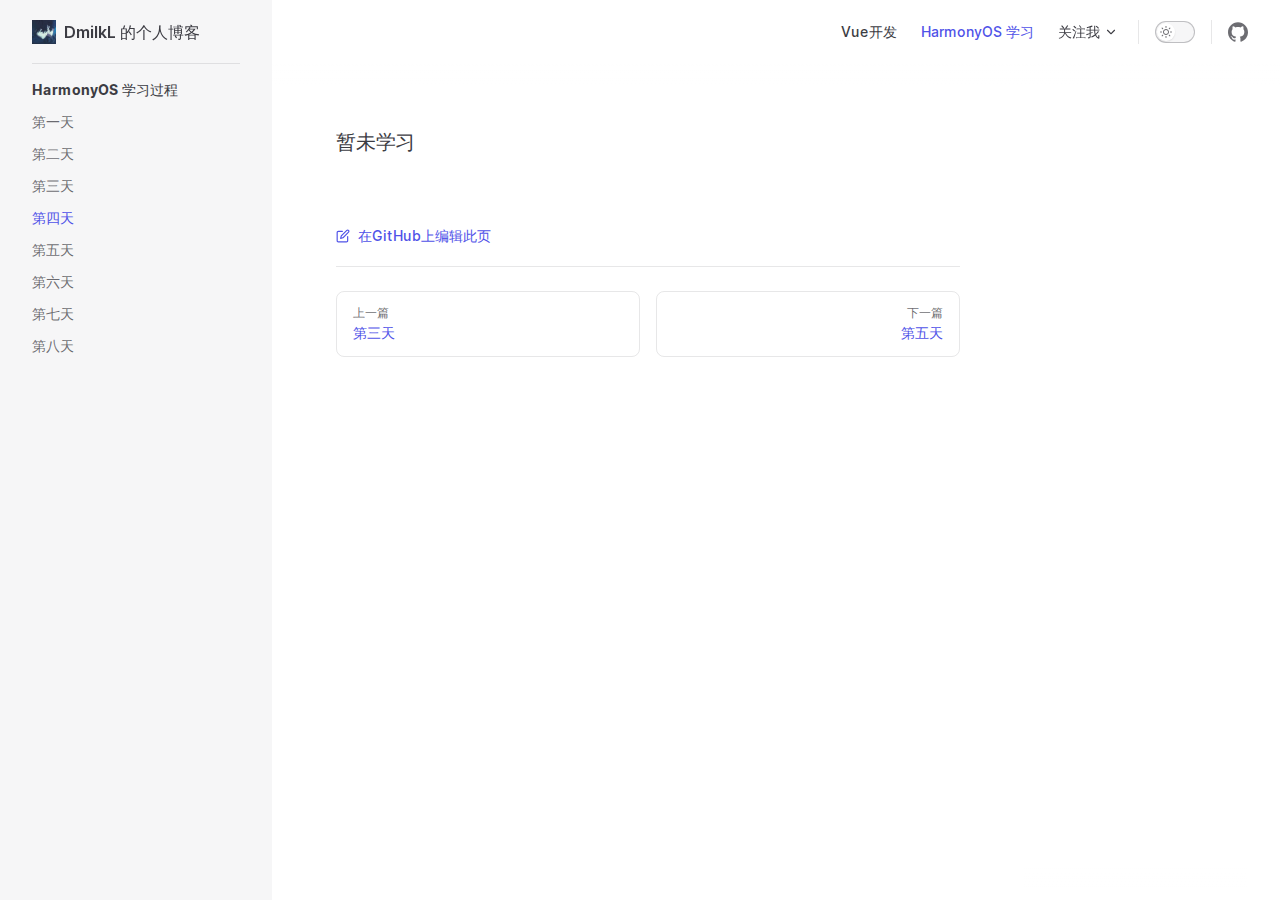
<file: HarmonyOS-Study/Fourth.html>
<!DOCTYPE html>
<html lang="en-US" dir="ltr">
  <head>
    <meta charset="utf-8">
    <meta name="viewport" content="width=device-width,initial-scale=1">
    <title>DmilkL 的个人博客 | DmilkL 的个人博客</title>
    <meta name="description" content="A VitePress site">
    <link rel="preload stylesheet" href="/assets/style.9378356c.css" as="style">
    
    <script type="module" src="/assets/app.f9e639c7.js"></script>
    <link rel="preload" href="/assets/inter-roman-latin.2ed14f66.woff2" as="font" type="font/woff2" crossorigin="">
    <link rel="modulepreload" href="/assets/chunks/framework.2116cc8b.js">
    <link rel="modulepreload" href="/assets/chunks/theme.59985a9a.js">
    <link rel="modulepreload" href="/assets/HarmonyOS-Study_Fourth.md.b4e751aa.lean.js">
    <script id="check-dark-light">(()=>{const e=localStorage.getItem("vitepress-theme-appearance")||"",a=window.matchMedia("(prefers-color-scheme: dark)").matches;(!e||e==="auto"?a:e==="dark")&&document.documentElement.classList.add("dark")})();</script>
  </head>
  <body>
    <div id="app"><div class="Layout" data-v-255ec12d><!--[--><!--]--><!--[--><span tabindex="-1" data-v-ae3e3f51></span><a href="#VPContent" class="VPSkipLink visually-hidden" data-v-ae3e3f51> Skip to content </a><!--]--><!----><header class="VPNav" data-v-255ec12d data-v-7e5bc4a5><div class="VPNavBar has-sidebar" data-v-7e5bc4a5 data-v-faa4ef78><div class="container" data-v-faa4ef78><div class="title" data-v-faa4ef78><div class="VPNavBarTitle has-sidebar" data-v-faa4ef78 data-v-8bbac535><a class="title" href="/" data-v-8bbac535><!--[--><!--]--><!--[--><img class="VPImage logo" src="/Head Portrait.jpg" alt data-v-6db2186b><!--]--><!--[-->DmilkL 的个人博客<!--]--><!--[--><!--]--></a></div></div><div class="content" data-v-faa4ef78><div class="curtain" data-v-faa4ef78></div><div class="content-body" data-v-faa4ef78><!--[--><!--]--><div class="VPNavBarSearch search" style="--vp-meta-key:&#39;Meta&#39;;" data-v-faa4ef78><!----></div><nav aria-labelledby="main-nav-aria-label" class="VPNavBarMenu menu" data-v-faa4ef78 data-v-7f418b0f><span id="main-nav-aria-label" class="visually-hidden" data-v-7f418b0f>Main Navigation</span><!--[--><!--[--><a class="VPLink link VPNavBarMenuLink" href="/Vue-Dev/First.html" tabindex="0" data-v-7f418b0f data-v-5e623618><!--[-->Vue开发<!--]--></a><!--]--><!--[--><a class="VPLink link VPNavBarMenuLink active" href="/HarmonyOS-Study/First.html" tabindex="0" data-v-7f418b0f data-v-5e623618><!--[-->HarmonyOS 学习<!--]--></a><!--]--><!--[--><div class="VPFlyout VPNavBarMenuGroup" data-v-7f418b0f data-v-764effdf><button type="button" class="button" aria-haspopup="true" aria-expanded="false" data-v-764effdf><span class="text" data-v-764effdf><!----> 关注我 <svg xmlns="http://www.w3.org/2000/svg" aria-hidden="true" focusable="false" viewbox="0 0 24 24" class="text-icon" data-v-764effdf><path d="M12,16c-0.3,0-0.5-0.1-0.7-0.3l-6-6c-0.4-0.4-0.4-1,0-1.4s1-0.4,1.4,0l5.3,5.3l5.3-5.3c0.4-0.4,1-0.4,1.4,0s0.4,1,0,1.4l-6,6C12.5,15.9,12.3,16,12,16z"></path></svg></span></button><div class="menu" data-v-764effdf><div class="VPMenu" data-v-764effdf data-v-e7ea1737><div class="items" data-v-e7ea1737><!--[--><!--[--><div class="VPMenuLink" data-v-e7ea1737 data-v-2f2cfafc><a class="VPLink link vp-external-link-icon" href="https://space.bilibili.com/382037960?spm_id_from=333.1007.0.0" target="_blank" rel="noreferrer" data-v-2f2cfafc><!--[-->BiliBili<!--]--></a></div><!--]--><!--[--><div class="VPMenuLink" data-v-e7ea1737 data-v-2f2cfafc><a class="VPLink link vp-external-link-icon" href="https://github.com/LDmilk" target="_blank" rel="noreferrer" data-v-2f2cfafc><!--[-->Github<!--]--></a></div><!--]--><!--]--></div><!--[--><!--]--></div></div></div><!--]--><!--]--></nav><!----><div class="VPNavBarAppearance appearance" data-v-faa4ef78 data-v-f6a63727><button class="VPSwitch VPSwitchAppearance" type="button" role="switch" title="toggle dark mode" aria-checked="false" data-v-f6a63727 data-v-82b282f1 data-v-f3c41672><span class="check" data-v-f3c41672><span class="icon" data-v-f3c41672><!--[--><svg xmlns="http://www.w3.org/2000/svg" aria-hidden="true" focusable="false" viewbox="0 0 24 24" class="sun" data-v-82b282f1><path d="M12,18c-3.3,0-6-2.7-6-6s2.7-6,6-6s6,2.7,6,6S15.3,18,12,18zM12,8c-2.2,0-4,1.8-4,4c0,2.2,1.8,4,4,4c2.2,0,4-1.8,4-4C16,9.8,14.2,8,12,8z"></path><path d="M12,4c-0.6,0-1-0.4-1-1V1c0-0.6,0.4-1,1-1s1,0.4,1,1v2C13,3.6,12.6,4,12,4z"></path><path d="M12,24c-0.6,0-1-0.4-1-1v-2c0-0.6,0.4-1,1-1s1,0.4,1,1v2C13,23.6,12.6,24,12,24z"></path><path d="M5.6,6.6c-0.3,0-0.5-0.1-0.7-0.3L3.5,4.9c-0.4-0.4-0.4-1,0-1.4s1-0.4,1.4,0l1.4,1.4c0.4,0.4,0.4,1,0,1.4C6.2,6.5,5.9,6.6,5.6,6.6z"></path><path d="M19.8,20.8c-0.3,0-0.5-0.1-0.7-0.3l-1.4-1.4c-0.4-0.4-0.4-1,0-1.4s1-0.4,1.4,0l1.4,1.4c0.4,0.4,0.4,1,0,1.4C20.3,20.7,20,20.8,19.8,20.8z"></path><path d="M3,13H1c-0.6,0-1-0.4-1-1s0.4-1,1-1h2c0.6,0,1,0.4,1,1S3.6,13,3,13z"></path><path d="M23,13h-2c-0.6,0-1-0.4-1-1s0.4-1,1-1h2c0.6,0,1,0.4,1,1S23.6,13,23,13z"></path><path d="M4.2,20.8c-0.3,0-0.5-0.1-0.7-0.3c-0.4-0.4-0.4-1,0-1.4l1.4-1.4c0.4-0.4,1-0.4,1.4,0s0.4,1,0,1.4l-1.4,1.4C4.7,20.7,4.5,20.8,4.2,20.8z"></path><path d="M18.4,6.6c-0.3,0-0.5-0.1-0.7-0.3c-0.4-0.4-0.4-1,0-1.4l1.4-1.4c0.4-0.4,1-0.4,1.4,0s0.4,1,0,1.4l-1.4,1.4C18.9,6.5,18.6,6.6,18.4,6.6z"></path></svg><svg xmlns="http://www.w3.org/2000/svg" aria-hidden="true" focusable="false" viewbox="0 0 24 24" class="moon" data-v-82b282f1><path d="M12.1,22c-0.3,0-0.6,0-0.9,0c-5.5-0.5-9.5-5.4-9-10.9c0.4-4.8,4.2-8.6,9-9c0.4,0,0.8,0.2,1,0.5c0.2,0.3,0.2,0.8-0.1,1.1c-2,2.7-1.4,6.4,1.3,8.4c2.1,1.6,5,1.6,7.1,0c0.3-0.2,0.7-0.3,1.1-0.1c0.3,0.2,0.5,0.6,0.5,1c-0.2,2.7-1.5,5.1-3.6,6.8C16.6,21.2,14.4,22,12.1,22zM9.3,4.4c-2.9,1-5,3.6-5.2,6.8c-0.4,4.4,2.8,8.3,7.2,8.7c2.1,0.2,4.2-0.4,5.8-1.8c1.1-0.9,1.9-2.1,2.4-3.4c-2.5,0.9-5.3,0.5-7.5-1.1C9.2,11.4,8.1,7.7,9.3,4.4z"></path></svg><!--]--></span></span></button></div><div class="VPSocialLinks VPNavBarSocialLinks social-links" data-v-faa4ef78 data-v-0394ad82 data-v-7bc22406><!--[--><a class="VPSocialLink no-icon" href="https://github.com/LDmilk" aria-label="github" target="_blank" rel="noopener" data-v-7bc22406 data-v-f80f8133><svg role="img" viewBox="0 0 24 24" xmlns="http://www.w3.org/2000/svg"><title>GitHub</title><path d="M12 .297c-6.63 0-12 5.373-12 12 0 5.303 3.438 9.8 8.205 11.385.6.113.82-.258.82-.577 0-.285-.01-1.04-.015-2.04-3.338.724-4.042-1.61-4.042-1.61C4.422 18.07 3.633 17.7 3.633 17.7c-1.087-.744.084-.729.084-.729 1.205.084 1.838 1.236 1.838 1.236 1.07 1.835 2.809 1.305 3.495.998.108-.776.417-1.305.76-1.605-2.665-.3-5.466-1.332-5.466-5.93 0-1.31.465-2.38 1.235-3.22-.135-.303-.54-1.523.105-3.176 0 0 1.005-.322 3.3 1.23.96-.267 1.98-.399 3-.405 1.02.006 2.04.138 3 .405 2.28-1.552 3.285-1.23 3.285-1.23.645 1.653.24 2.873.12 3.176.765.84 1.23 1.91 1.23 3.22 0 4.61-2.805 5.625-5.475 5.92.42.36.81 1.096.81 2.22 0 1.606-.015 2.896-.015 3.286 0 .315.21.69.825.57C20.565 22.092 24 17.592 24 12.297c0-6.627-5.373-12-12-12"/></svg></a><!--]--></div><div class="VPFlyout VPNavBarExtra extra" data-v-faa4ef78 data-v-40855f84 data-v-764effdf><button type="button" class="button" aria-haspopup="true" aria-expanded="false" aria-label="extra navigation" data-v-764effdf><svg xmlns="http://www.w3.org/2000/svg" aria-hidden="true" focusable="false" viewbox="0 0 24 24" class="icon" data-v-764effdf><circle cx="12" cy="12" r="2"></circle><circle cx="19" cy="12" r="2"></circle><circle cx="5" cy="12" r="2"></circle></svg></button><div class="menu" data-v-764effdf><div class="VPMenu" data-v-764effdf data-v-e7ea1737><!----><!--[--><!--[--><!----><div class="group" data-v-40855f84><div class="item appearance" data-v-40855f84><p class="label" data-v-40855f84>Appearance</p><div class="appearance-action" data-v-40855f84><button class="VPSwitch VPSwitchAppearance" type="button" role="switch" title="toggle dark mode" aria-checked="false" data-v-40855f84 data-v-82b282f1 data-v-f3c41672><span class="check" data-v-f3c41672><span class="icon" data-v-f3c41672><!--[--><svg xmlns="http://www.w3.org/2000/svg" aria-hidden="true" focusable="false" viewbox="0 0 24 24" class="sun" data-v-82b282f1><path d="M12,18c-3.3,0-6-2.7-6-6s2.7-6,6-6s6,2.7,6,6S15.3,18,12,18zM12,8c-2.2,0-4,1.8-4,4c0,2.2,1.8,4,4,4c2.2,0,4-1.8,4-4C16,9.8,14.2,8,12,8z"></path><path d="M12,4c-0.6,0-1-0.4-1-1V1c0-0.6,0.4-1,1-1s1,0.4,1,1v2C13,3.6,12.6,4,12,4z"></path><path d="M12,24c-0.6,0-1-0.4-1-1v-2c0-0.6,0.4-1,1-1s1,0.4,1,1v2C13,23.6,12.6,24,12,24z"></path><path d="M5.6,6.6c-0.3,0-0.5-0.1-0.7-0.3L3.5,4.9c-0.4-0.4-0.4-1,0-1.4s1-0.4,1.4,0l1.4,1.4c0.4,0.4,0.4,1,0,1.4C6.2,6.5,5.9,6.6,5.6,6.6z"></path><path d="M19.8,20.8c-0.3,0-0.5-0.1-0.7-0.3l-1.4-1.4c-0.4-0.4-0.4-1,0-1.4s1-0.4,1.4,0l1.4,1.4c0.4,0.4,0.4,1,0,1.4C20.3,20.7,20,20.8,19.8,20.8z"></path><path d="M3,13H1c-0.6,0-1-0.4-1-1s0.4-1,1-1h2c0.6,0,1,0.4,1,1S3.6,13,3,13z"></path><path d="M23,13h-2c-0.6,0-1-0.4-1-1s0.4-1,1-1h2c0.6,0,1,0.4,1,1S23.6,13,23,13z"></path><path d="M4.2,20.8c-0.3,0-0.5-0.1-0.7-0.3c-0.4-0.4-0.4-1,0-1.4l1.4-1.4c0.4-0.4,1-0.4,1.4,0s0.4,1,0,1.4l-1.4,1.4C4.7,20.7,4.5,20.8,4.2,20.8z"></path><path d="M18.4,6.6c-0.3,0-0.5-0.1-0.7-0.3c-0.4-0.4-0.4-1,0-1.4l1.4-1.4c0.4-0.4,1-0.4,1.4,0s0.4,1,0,1.4l-1.4,1.4C18.9,6.5,18.6,6.6,18.4,6.6z"></path></svg><svg xmlns="http://www.w3.org/2000/svg" aria-hidden="true" focusable="false" viewbox="0 0 24 24" class="moon" data-v-82b282f1><path d="M12.1,22c-0.3,0-0.6,0-0.9,0c-5.5-0.5-9.5-5.4-9-10.9c0.4-4.8,4.2-8.6,9-9c0.4,0,0.8,0.2,1,0.5c0.2,0.3,0.2,0.8-0.1,1.1c-2,2.7-1.4,6.4,1.3,8.4c2.1,1.6,5,1.6,7.1,0c0.3-0.2,0.7-0.3,1.1-0.1c0.3,0.2,0.5,0.6,0.5,1c-0.2,2.7-1.5,5.1-3.6,6.8C16.6,21.2,14.4,22,12.1,22zM9.3,4.4c-2.9,1-5,3.6-5.2,6.8c-0.4,4.4,2.8,8.3,7.2,8.7c2.1,0.2,4.2-0.4,5.8-1.8c1.1-0.9,1.9-2.1,2.4-3.4c-2.5,0.9-5.3,0.5-7.5-1.1C9.2,11.4,8.1,7.7,9.3,4.4z"></path></svg><!--]--></span></span></button></div></div></div><div class="group" data-v-40855f84><div class="item social-links" data-v-40855f84><div class="VPSocialLinks social-links-list" data-v-40855f84 data-v-7bc22406><!--[--><a class="VPSocialLink no-icon" href="https://github.com/LDmilk" aria-label="github" target="_blank" rel="noopener" data-v-7bc22406 data-v-f80f8133><svg role="img" viewBox="0 0 24 24" xmlns="http://www.w3.org/2000/svg"><title>GitHub</title><path d="M12 .297c-6.63 0-12 5.373-12 12 0 5.303 3.438 9.8 8.205 11.385.6.113.82-.258.82-.577 0-.285-.01-1.04-.015-2.04-3.338.724-4.042-1.61-4.042-1.61C4.422 18.07 3.633 17.7 3.633 17.7c-1.087-.744.084-.729.084-.729 1.205.084 1.838 1.236 1.838 1.236 1.07 1.835 2.809 1.305 3.495.998.108-.776.417-1.305.76-1.605-2.665-.3-5.466-1.332-5.466-5.93 0-1.31.465-2.38 1.235-3.22-.135-.303-.54-1.523.105-3.176 0 0 1.005-.322 3.3 1.23.96-.267 1.98-.399 3-.405 1.02.006 2.04.138 3 .405 2.28-1.552 3.285-1.23 3.285-1.23.645 1.653.24 2.873.12 3.176.765.84 1.23 1.91 1.23 3.22 0 4.61-2.805 5.625-5.475 5.92.42.36.81 1.096.81 2.22 0 1.606-.015 2.896-.015 3.286 0 .315.21.69.825.57C20.565 22.092 24 17.592 24 12.297c0-6.627-5.373-12-12-12"/></svg></a><!--]--></div></div></div><!--]--><!--]--></div></div></div><!--[--><!--]--><button type="button" class="VPNavBarHamburger hamburger" aria-label="mobile navigation" aria-expanded="false" aria-controls="VPNavScreen" data-v-faa4ef78 data-v-e5dd9c1c><span class="container" data-v-e5dd9c1c><span class="top" data-v-e5dd9c1c></span><span class="middle" data-v-e5dd9c1c></span><span class="bottom" data-v-e5dd9c1c></span></span></button></div></div></div></div><!----></header><div class="VPLocalNav reached-top" data-v-255ec12d data-v-5cfd5582><button class="menu" aria-expanded="false" aria-controls="VPSidebarNav" data-v-5cfd5582><svg xmlns="http://www.w3.org/2000/svg" aria-hidden="true" focusable="false" viewbox="0 0 24 24" class="menu-icon" data-v-5cfd5582><path d="M17,11H3c-0.6,0-1-0.4-1-1s0.4-1,1-1h14c0.6,0,1,0.4,1,1S17.6,11,17,11z"></path><path d="M21,7H3C2.4,7,2,6.6,2,6s0.4-1,1-1h18c0.6,0,1,0.4,1,1S21.6,7,21,7z"></path><path d="M21,15H3c-0.6,0-1-0.4-1-1s0.4-1,1-1h18c0.6,0,1,0.4,1,1S21.6,15,21,15z"></path><path d="M17,19H3c-0.6,0-1-0.4-1-1s0.4-1,1-1h14c0.6,0,1,0.4,1,1S17.6,19,17,19z"></path></svg><span class="menu-text" data-v-5cfd5582>Menu</span></button><div class="VPLocalNavOutlineDropdown" style="--vp-vh:0px;" data-v-5cfd5582 data-v-d5bb9d56><button data-v-d5bb9d56>Return to top</button><!----></div></div><aside class="VPSidebar" data-v-255ec12d data-v-845b8fc6><div class="curtain" data-v-845b8fc6></div><nav class="nav" id="VPSidebarNav" aria-labelledby="sidebar-aria-label" tabindex="-1" data-v-845b8fc6><span class="visually-hidden" id="sidebar-aria-label" data-v-845b8fc6> Sidebar Navigation </span><!--[--><!--]--><!--[--><div class="group" data-v-845b8fc6><section class="VPSidebarItem level-0 has-active" data-v-845b8fc6 data-v-4fbabd82><div class="item" role="button" tabindex="0" data-v-4fbabd82><div class="indicator" data-v-4fbabd82></div><h2 class="text" data-v-4fbabd82>HarmonyOS 学习过程</h2><!----></div><div class="items" data-v-4fbabd82><!--[--><div class="VPSidebarItem level-1 is-link" data-v-4fbabd82 data-v-4fbabd82><div class="item" data-v-4fbabd82><div class="indicator" data-v-4fbabd82></div><a class="VPLink link link" href="/HarmonyOS-Study/First.html" data-v-4fbabd82><!--[--><p class="text" data-v-4fbabd82>第一天</p><!--]--></a><!----></div><!----></div><div class="VPSidebarItem level-1 is-link" data-v-4fbabd82 data-v-4fbabd82><div class="item" data-v-4fbabd82><div class="indicator" data-v-4fbabd82></div><a class="VPLink link link" href="/HarmonyOS-Study/Second.html" data-v-4fbabd82><!--[--><p class="text" data-v-4fbabd82>第二天</p><!--]--></a><!----></div><!----></div><div class="VPSidebarItem level-1 is-link" data-v-4fbabd82 data-v-4fbabd82><div class="item" data-v-4fbabd82><div class="indicator" data-v-4fbabd82></div><a class="VPLink link link" href="/HarmonyOS-Study/Third.html" data-v-4fbabd82><!--[--><p class="text" data-v-4fbabd82>第三天</p><!--]--></a><!----></div><!----></div><div class="VPSidebarItem level-1 is-link is-active has-active" data-v-4fbabd82 data-v-4fbabd82><div class="item" data-v-4fbabd82><div class="indicator" data-v-4fbabd82></div><a class="VPLink link link" href="/HarmonyOS-Study/Fourth.html" data-v-4fbabd82><!--[--><p class="text" data-v-4fbabd82>第四天</p><!--]--></a><!----></div><!----></div><div class="VPSidebarItem level-1 is-link" data-v-4fbabd82 data-v-4fbabd82><div class="item" data-v-4fbabd82><div class="indicator" data-v-4fbabd82></div><a class="VPLink link link" href="/HarmonyOS-Study/Fifth.html" data-v-4fbabd82><!--[--><p class="text" data-v-4fbabd82>第五天</p><!--]--></a><!----></div><!----></div><div class="VPSidebarItem level-1 is-link" data-v-4fbabd82 data-v-4fbabd82><div class="item" data-v-4fbabd82><div class="indicator" data-v-4fbabd82></div><a class="VPLink link link" href="/HarmonyOS-Study/Sixth.html" data-v-4fbabd82><!--[--><p class="text" data-v-4fbabd82>第六天</p><!--]--></a><!----></div><!----></div><div class="VPSidebarItem level-1 is-link" data-v-4fbabd82 data-v-4fbabd82><div class="item" data-v-4fbabd82><div class="indicator" data-v-4fbabd82></div><a class="VPLink link link" href="/HarmonyOS-Study/Seventh.html" data-v-4fbabd82><!--[--><p class="text" data-v-4fbabd82>第七天</p><!--]--></a><!----></div><!----></div><div class="VPSidebarItem level-1 is-link" data-v-4fbabd82 data-v-4fbabd82><div class="item" data-v-4fbabd82><div class="indicator" data-v-4fbabd82></div><a class="VPLink link link" href="/HarmonyOS-Study/Eighth.html" data-v-4fbabd82><!--[--><p class="text" data-v-4fbabd82>第八天</p><!--]--></a><!----></div><!----></div><!--]--></div></section></div><!--]--><!--[--><!--]--></nav></aside><div class="VPContent has-sidebar" id="VPContent" data-v-255ec12d data-v-3107c4ee><div class="VPDoc has-sidebar has-aside" data-v-3107c4ee data-v-6b87e69f><!--[--><!--]--><div class="container" data-v-6b87e69f><div class="aside" data-v-6b87e69f><div class="aside-curtain" data-v-6b87e69f></div><div class="aside-container" data-v-6b87e69f><div class="aside-content" data-v-6b87e69f><div class="VPDocAside" data-v-6b87e69f data-v-3f215769><!--[--><!--]--><!--[--><!--]--><div class="VPDocAsideOutline" data-v-3f215769 data-v-ff0f39c8><div class="content" data-v-ff0f39c8><div class="outline-marker" data-v-ff0f39c8></div><div class="outline-title" data-v-ff0f39c8>On this page</div><nav aria-labelledby="doc-outline-aria-label" data-v-ff0f39c8><span class="visually-hidden" id="doc-outline-aria-label" data-v-ff0f39c8> Table of Contents for current page </span><ul class="root" data-v-ff0f39c8 data-v-b0ff2abe><!--[--><!--]--></ul></nav></div></div><!--[--><!--]--><div class="spacer" data-v-3f215769></div><!--[--><!--]--><!----><!--[--><!--]--><!--[--><!--]--></div></div></div></div><div class="content" data-v-6b87e69f><div class="content-container" data-v-6b87e69f><!--[--><!--]--><!----><main class="main" data-v-6b87e69f><div style="position:relative;" class="vp-doc _HarmonyOS-Study_Fourth" data-v-6b87e69f><div><h3 id="暂未学习" tabindex="-1">暂未学习 <a class="header-anchor" href="#暂未学习" aria-label="Permalink to &quot;暂未学习&quot;">​</a></h3></div></div></main><footer class="VPDocFooter" data-v-6b87e69f data-v-37656e44><!--[--><!--]--><div class="edit-info" data-v-37656e44><div class="edit-link" data-v-37656e44><span class="VPLink no-icon edit-link-button" data-v-37656e44><!--[--><svg xmlns="http://www.w3.org/2000/svg" viewbox="0 0 24 24" class="edit-link-icon" aria-label="edit icon" data-v-37656e44><path d="M18,23H4c-1.7,0-3-1.3-3-3V6c0-1.7,1.3-3,3-3h7c0.6,0,1,0.4,1,1s-0.4,1-1,1H4C3.4,5,3,5.4,3,6v14c0,0.6,0.4,1,1,1h14c0.6,0,1-0.4,1-1v-7c0-0.6,0.4-1,1-1s1,0.4,1,1v7C21,21.7,19.7,23,18,23z"></path><path d="M8,17c-0.3,0-0.5-0.1-0.7-0.3C7,16.5,6.9,16.1,7,15.8l1-4c0-0.2,0.1-0.3,0.3-0.5l9.5-9.5c1.2-1.2,3.2-1.2,4.4,0c1.2,1.2,1.2,3.2,0,4.4l-9.5,9.5c-0.1,0.1-0.3,0.2-0.5,0.3l-4,1C8.2,17,8.1,17,8,17zM9.9,12.5l-0.5,2.1l2.1-0.5l9.3-9.3c0.4-0.4,0.4-1.1,0-1.6c-0.4-0.4-1.2-0.4-1.6,0l0,0L9.9,12.5z M18.5,2.5L18.5,2.5L18.5,2.5z"></path></svg> 在GitHub上编辑此页<!--]--></span></div><!----></div><nav class="prev-next" data-v-37656e44><div class="pager" data-v-37656e44><a class="pager-link prev" href="/HarmonyOS-Study/Third.html" data-v-37656e44><span class="desc" data-v-37656e44>上一篇</span><span class="title" data-v-37656e44>第三天</span></a></div><div class="pager" data-v-37656e44><a class="pager-link next" href="/HarmonyOS-Study/Fifth.html" data-v-37656e44><span class="desc" data-v-37656e44>下一篇</span><span class="title" data-v-37656e44>第五天</span></a></div></nav></footer><!--[--><!--]--></div></div></div><!--[--><!--]--></div></div><footer class="VPFooter has-sidebar" data-v-255ec12d data-v-e03eb2e1><div class="container" data-v-e03eb2e1><p class="message" data-v-e03eb2e1>由Github，Vitepress独家赞助</p><p class="copyright" data-v-e03eb2e1>本中文文档内容版权为 DmilkL 官方团队所有，保留所有权利。</p></div></footer><!--[--><!--]--></div></div>
    <script>window.__VP_HASH_MAP__=JSON.parse("{\"vue-dev_second.md\":\"9f73553a\",\"harmonyos-study_second.md\":\"39b34d00\",\"harmonyos-study_seventh.md\":\"4b82f197\",\"harmonyos-study_sixth.md\":\"da9a4e60\",\"harmonyos-study_fourth.md\":\"b4e751aa\",\"vue-dev_finally.md\":\"5358b5bf\",\"harmonyos-study_third.md\":\"0818d7a8\",\"vue-dev_first.md\":\"d2ce300f\",\"harmonyos-study_first.md\":\"c792a766\",\"index.md\":\"c5037272\",\"harmonyos-study_eighth.md\":\"52a7d6c1\",\"harmonyos-study_fifth.md\":\"448a580a\",\"vue-dev_then.md\":\"35264654\"}");window.__VP_SITE_DATA__=JSON.parse("{\"lang\":\"en-US\",\"dir\":\"ltr\",\"title\":\"DmilkL 的个人博客\",\"description\":\"A VitePress site\",\"base\":\"/\",\"head\":[],\"appearance\":true,\"themeConfig\":{\"logo\":\"/Head Portrait.jpg\",\"socialLinks\":[{\"icon\":\"github\",\"link\":\"https://github.com/LDmilk\"}],\"nav\":[{\"text\":\"Vue开发\",\"link\":\"/Vue-Dev/First.md\",\"activeMatch\":\"/Vue-Dev\"},{\"text\":\"HarmonyOS 学习\",\"link\":\"/HarmonyOS-Study/First.md\",\"activeMatch\":\"/HarmonyOS-Study\"},{\"text\":\"关注我\",\"items\":[{\"text\":\"BiliBili\",\"link\":\"https://space.bilibili.com/382037960?spm_id_from=333.1007.0.0\"},{\"text\":\"Github\",\"link\":\"https://github.com/LDmilk\"}]}],\"sidebar\":{\"Vue-Dev\":[{\"text\":\"Vue 项目开发过程\",\"items\":[{\"text\":\"创建项目\",\"link\":\"/Vue-Dev/First.md\"},{\"text\":\"启动项目\",\"link\":\"/Vue-Dev/Second.md\"},{\"text\":\"完善项目\",\"link\":\"/Vue-Dev/Then.md\"},{\"text\":\"发布项目\",\"link\":\"/Vue-Dev/Finally.md\"}]}],\"/HarmonyOS-Study/\":[{\"text\":\"HarmonyOS 学习过程\",\"items\":[{\"text\":\"第一天\",\"link\":\"/HarmonyOS-Study/First.md\"},{\"text\":\"第二天\",\"link\":\"/HarmonyOS-Study/Second.md\"},{\"text\":\"第三天\",\"link\":\"/HarmonyOS-Study/Third.md\"},{\"text\":\"第四天\",\"link\":\"/HarmonyOS-Study/Fourth.md\"},{\"text\":\"第五天\",\"link\":\"/HarmonyOS-Study/Fifth.md\"},{\"text\":\"第六天\",\"link\":\"/HarmonyOS-Study/Sixth.md\"},{\"text\":\"第七天\",\"link\":\"/HarmonyOS-Study/Seventh.md\"},{\"text\":\"第八天\",\"link\":\"/HarmonyOS-Study/Eighth.md\"}]}]},\"docFooter\":{\"prev\":\"上一篇\",\"next\":\"下一篇\"},\"editLink\":{\"pattern\":\"\",\"text\":\"在GitHub上编辑此页\"},\"lastUpdatedText\":\"最近更新时间\",\"footer\":{\"message\":\"由Github，Vitepress独家赞助\",\"copyright\":\"本中文文档内容版权为 DmilkL 官方团队所有，保留所有权利。\"}},\"locales\":{},\"scrollOffset\":90,\"cleanUrls\":false}");</script>
    
  </body>
</html>
</file>
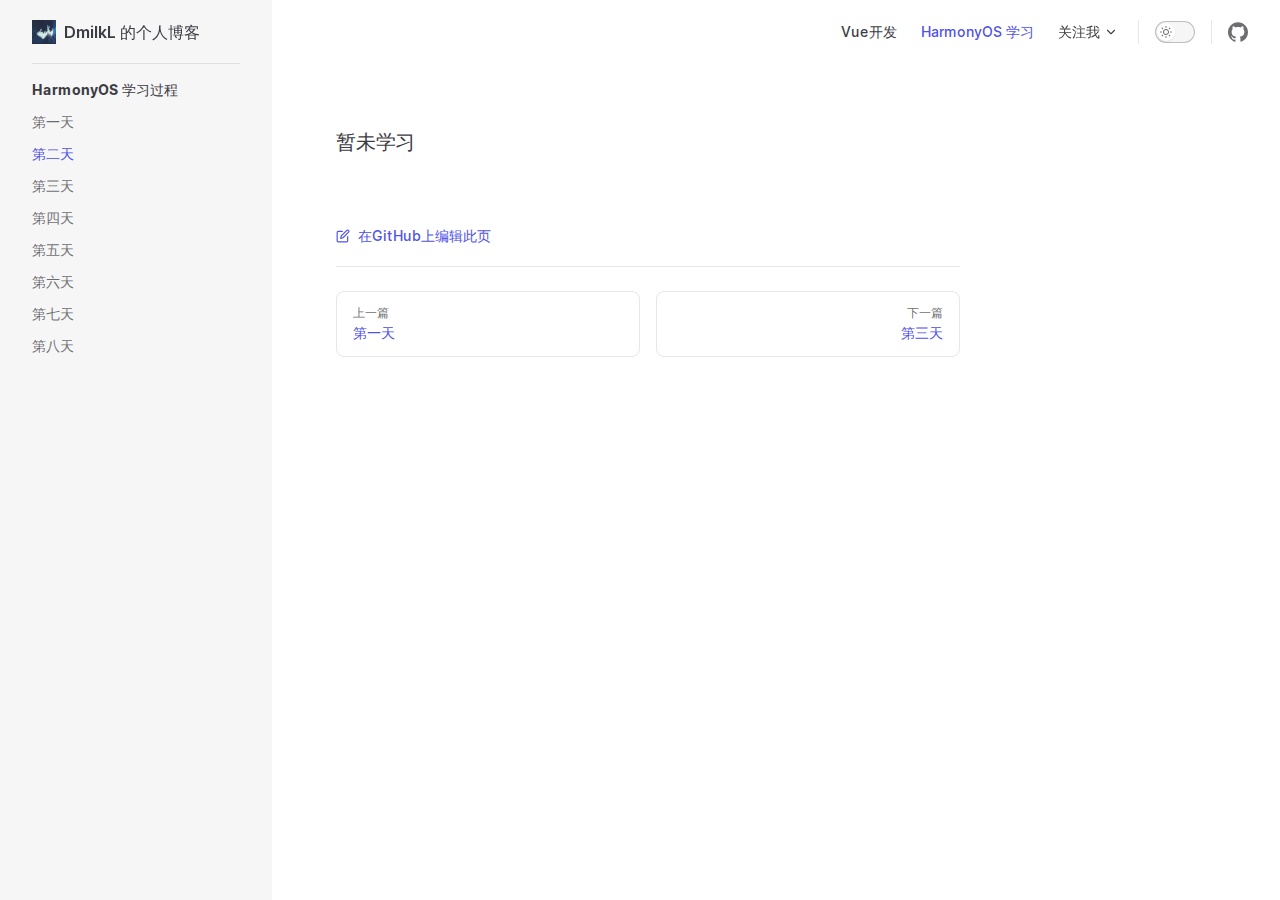
<file: HarmonyOS-Study/Second.html>
<!DOCTYPE html>
<html lang="en-US" dir="ltr">
  <head>
    <meta charset="utf-8">
    <meta name="viewport" content="width=device-width,initial-scale=1">
    <title>DmilkL 的个人博客 | DmilkL 的个人博客</title>
    <meta name="description" content="A VitePress site">
    <link rel="preload stylesheet" href="/assets/style.9378356c.css" as="style">
    
    <script type="module" src="/assets/app.f9e639c7.js"></script>
    <link rel="preload" href="/assets/inter-roman-latin.2ed14f66.woff2" as="font" type="font/woff2" crossorigin="">
    <link rel="modulepreload" href="/assets/chunks/framework.2116cc8b.js">
    <link rel="modulepreload" href="/assets/chunks/theme.59985a9a.js">
    <link rel="modulepreload" href="/assets/HarmonyOS-Study_Second.md.39b34d00.lean.js">
    <script id="check-dark-light">(()=>{const e=localStorage.getItem("vitepress-theme-appearance")||"",a=window.matchMedia("(prefers-color-scheme: dark)").matches;(!e||e==="auto"?a:e==="dark")&&document.documentElement.classList.add("dark")})();</script>
  </head>
  <body>
    <div id="app"><div class="Layout" data-v-255ec12d><!--[--><!--]--><!--[--><span tabindex="-1" data-v-ae3e3f51></span><a href="#VPContent" class="VPSkipLink visually-hidden" data-v-ae3e3f51> Skip to content </a><!--]--><!----><header class="VPNav" data-v-255ec12d data-v-7e5bc4a5><div class="VPNavBar has-sidebar" data-v-7e5bc4a5 data-v-faa4ef78><div class="container" data-v-faa4ef78><div class="title" data-v-faa4ef78><div class="VPNavBarTitle has-sidebar" data-v-faa4ef78 data-v-8bbac535><a class="title" href="/" data-v-8bbac535><!--[--><!--]--><!--[--><img class="VPImage logo" src="/Head Portrait.jpg" alt data-v-6db2186b><!--]--><!--[-->DmilkL 的个人博客<!--]--><!--[--><!--]--></a></div></div><div class="content" data-v-faa4ef78><div class="curtain" data-v-faa4ef78></div><div class="content-body" data-v-faa4ef78><!--[--><!--]--><div class="VPNavBarSearch search" style="--vp-meta-key:&#39;Meta&#39;;" data-v-faa4ef78><!----></div><nav aria-labelledby="main-nav-aria-label" class="VPNavBarMenu menu" data-v-faa4ef78 data-v-7f418b0f><span id="main-nav-aria-label" class="visually-hidden" data-v-7f418b0f>Main Navigation</span><!--[--><!--[--><a class="VPLink link VPNavBarMenuLink" href="/Vue-Dev/First.html" tabindex="0" data-v-7f418b0f data-v-5e623618><!--[-->Vue开发<!--]--></a><!--]--><!--[--><a class="VPLink link VPNavBarMenuLink active" href="/HarmonyOS-Study/First.html" tabindex="0" data-v-7f418b0f data-v-5e623618><!--[-->HarmonyOS 学习<!--]--></a><!--]--><!--[--><div class="VPFlyout VPNavBarMenuGroup" data-v-7f418b0f data-v-764effdf><button type="button" class="button" aria-haspopup="true" aria-expanded="false" data-v-764effdf><span class="text" data-v-764effdf><!----> 关注我 <svg xmlns="http://www.w3.org/2000/svg" aria-hidden="true" focusable="false" viewbox="0 0 24 24" class="text-icon" data-v-764effdf><path d="M12,16c-0.3,0-0.5-0.1-0.7-0.3l-6-6c-0.4-0.4-0.4-1,0-1.4s1-0.4,1.4,0l5.3,5.3l5.3-5.3c0.4-0.4,1-0.4,1.4,0s0.4,1,0,1.4l-6,6C12.5,15.9,12.3,16,12,16z"></path></svg></span></button><div class="menu" data-v-764effdf><div class="VPMenu" data-v-764effdf data-v-e7ea1737><div class="items" data-v-e7ea1737><!--[--><!--[--><div class="VPMenuLink" data-v-e7ea1737 data-v-2f2cfafc><a class="VPLink link vp-external-link-icon" href="https://space.bilibili.com/382037960?spm_id_from=333.1007.0.0" target="_blank" rel="noreferrer" data-v-2f2cfafc><!--[-->BiliBili<!--]--></a></div><!--]--><!--[--><div class="VPMenuLink" data-v-e7ea1737 data-v-2f2cfafc><a class="VPLink link vp-external-link-icon" href="https://github.com/LDmilk" target="_blank" rel="noreferrer" data-v-2f2cfafc><!--[-->Github<!--]--></a></div><!--]--><!--]--></div><!--[--><!--]--></div></div></div><!--]--><!--]--></nav><!----><div class="VPNavBarAppearance appearance" data-v-faa4ef78 data-v-f6a63727><button class="VPSwitch VPSwitchAppearance" type="button" role="switch" title="toggle dark mode" aria-checked="false" data-v-f6a63727 data-v-82b282f1 data-v-f3c41672><span class="check" data-v-f3c41672><span class="icon" data-v-f3c41672><!--[--><svg xmlns="http://www.w3.org/2000/svg" aria-hidden="true" focusable="false" viewbox="0 0 24 24" class="sun" data-v-82b282f1><path d="M12,18c-3.3,0-6-2.7-6-6s2.7-6,6-6s6,2.7,6,6S15.3,18,12,18zM12,8c-2.2,0-4,1.8-4,4c0,2.2,1.8,4,4,4c2.2,0,4-1.8,4-4C16,9.8,14.2,8,12,8z"></path><path d="M12,4c-0.6,0-1-0.4-1-1V1c0-0.6,0.4-1,1-1s1,0.4,1,1v2C13,3.6,12.6,4,12,4z"></path><path d="M12,24c-0.6,0-1-0.4-1-1v-2c0-0.6,0.4-1,1-1s1,0.4,1,1v2C13,23.6,12.6,24,12,24z"></path><path d="M5.6,6.6c-0.3,0-0.5-0.1-0.7-0.3L3.5,4.9c-0.4-0.4-0.4-1,0-1.4s1-0.4,1.4,0l1.4,1.4c0.4,0.4,0.4,1,0,1.4C6.2,6.5,5.9,6.6,5.6,6.6z"></path><path d="M19.8,20.8c-0.3,0-0.5-0.1-0.7-0.3l-1.4-1.4c-0.4-0.4-0.4-1,0-1.4s1-0.4,1.4,0l1.4,1.4c0.4,0.4,0.4,1,0,1.4C20.3,20.7,20,20.8,19.8,20.8z"></path><path d="M3,13H1c-0.6,0-1-0.4-1-1s0.4-1,1-1h2c0.6,0,1,0.4,1,1S3.6,13,3,13z"></path><path d="M23,13h-2c-0.6,0-1-0.4-1-1s0.4-1,1-1h2c0.6,0,1,0.4,1,1S23.6,13,23,13z"></path><path d="M4.2,20.8c-0.3,0-0.5-0.1-0.7-0.3c-0.4-0.4-0.4-1,0-1.4l1.4-1.4c0.4-0.4,1-0.4,1.4,0s0.4,1,0,1.4l-1.4,1.4C4.7,20.7,4.5,20.8,4.2,20.8z"></path><path d="M18.4,6.6c-0.3,0-0.5-0.1-0.7-0.3c-0.4-0.4-0.4-1,0-1.4l1.4-1.4c0.4-0.4,1-0.4,1.4,0s0.4,1,0,1.4l-1.4,1.4C18.9,6.5,18.6,6.6,18.4,6.6z"></path></svg><svg xmlns="http://www.w3.org/2000/svg" aria-hidden="true" focusable="false" viewbox="0 0 24 24" class="moon" data-v-82b282f1><path d="M12.1,22c-0.3,0-0.6,0-0.9,0c-5.5-0.5-9.5-5.4-9-10.9c0.4-4.8,4.2-8.6,9-9c0.4,0,0.8,0.2,1,0.5c0.2,0.3,0.2,0.8-0.1,1.1c-2,2.7-1.4,6.4,1.3,8.4c2.1,1.6,5,1.6,7.1,0c0.3-0.2,0.7-0.3,1.1-0.1c0.3,0.2,0.5,0.6,0.5,1c-0.2,2.7-1.5,5.1-3.6,6.8C16.6,21.2,14.4,22,12.1,22zM9.3,4.4c-2.9,1-5,3.6-5.2,6.8c-0.4,4.4,2.8,8.3,7.2,8.7c2.1,0.2,4.2-0.4,5.8-1.8c1.1-0.9,1.9-2.1,2.4-3.4c-2.5,0.9-5.3,0.5-7.5-1.1C9.2,11.4,8.1,7.7,9.3,4.4z"></path></svg><!--]--></span></span></button></div><div class="VPSocialLinks VPNavBarSocialLinks social-links" data-v-faa4ef78 data-v-0394ad82 data-v-7bc22406><!--[--><a class="VPSocialLink no-icon" href="https://github.com/LDmilk" aria-label="github" target="_blank" rel="noopener" data-v-7bc22406 data-v-f80f8133><svg role="img" viewBox="0 0 24 24" xmlns="http://www.w3.org/2000/svg"><title>GitHub</title><path d="M12 .297c-6.63 0-12 5.373-12 12 0 5.303 3.438 9.8 8.205 11.385.6.113.82-.258.82-.577 0-.285-.01-1.04-.015-2.04-3.338.724-4.042-1.61-4.042-1.61C4.422 18.07 3.633 17.7 3.633 17.7c-1.087-.744.084-.729.084-.729 1.205.084 1.838 1.236 1.838 1.236 1.07 1.835 2.809 1.305 3.495.998.108-.776.417-1.305.76-1.605-2.665-.3-5.466-1.332-5.466-5.93 0-1.31.465-2.38 1.235-3.22-.135-.303-.54-1.523.105-3.176 0 0 1.005-.322 3.3 1.23.96-.267 1.98-.399 3-.405 1.02.006 2.04.138 3 .405 2.28-1.552 3.285-1.23 3.285-1.23.645 1.653.24 2.873.12 3.176.765.84 1.23 1.91 1.23 3.22 0 4.61-2.805 5.625-5.475 5.92.42.36.81 1.096.81 2.22 0 1.606-.015 2.896-.015 3.286 0 .315.21.69.825.57C20.565 22.092 24 17.592 24 12.297c0-6.627-5.373-12-12-12"/></svg></a><!--]--></div><div class="VPFlyout VPNavBarExtra extra" data-v-faa4ef78 data-v-40855f84 data-v-764effdf><button type="button" class="button" aria-haspopup="true" aria-expanded="false" aria-label="extra navigation" data-v-764effdf><svg xmlns="http://www.w3.org/2000/svg" aria-hidden="true" focusable="false" viewbox="0 0 24 24" class="icon" data-v-764effdf><circle cx="12" cy="12" r="2"></circle><circle cx="19" cy="12" r="2"></circle><circle cx="5" cy="12" r="2"></circle></svg></button><div class="menu" data-v-764effdf><div class="VPMenu" data-v-764effdf data-v-e7ea1737><!----><!--[--><!--[--><!----><div class="group" data-v-40855f84><div class="item appearance" data-v-40855f84><p class="label" data-v-40855f84>Appearance</p><div class="appearance-action" data-v-40855f84><button class="VPSwitch VPSwitchAppearance" type="button" role="switch" title="toggle dark mode" aria-checked="false" data-v-40855f84 data-v-82b282f1 data-v-f3c41672><span class="check" data-v-f3c41672><span class="icon" data-v-f3c41672><!--[--><svg xmlns="http://www.w3.org/2000/svg" aria-hidden="true" focusable="false" viewbox="0 0 24 24" class="sun" data-v-82b282f1><path d="M12,18c-3.3,0-6-2.7-6-6s2.7-6,6-6s6,2.7,6,6S15.3,18,12,18zM12,8c-2.2,0-4,1.8-4,4c0,2.2,1.8,4,4,4c2.2,0,4-1.8,4-4C16,9.8,14.2,8,12,8z"></path><path d="M12,4c-0.6,0-1-0.4-1-1V1c0-0.6,0.4-1,1-1s1,0.4,1,1v2C13,3.6,12.6,4,12,4z"></path><path d="M12,24c-0.6,0-1-0.4-1-1v-2c0-0.6,0.4-1,1-1s1,0.4,1,1v2C13,23.6,12.6,24,12,24z"></path><path d="M5.6,6.6c-0.3,0-0.5-0.1-0.7-0.3L3.5,4.9c-0.4-0.4-0.4-1,0-1.4s1-0.4,1.4,0l1.4,1.4c0.4,0.4,0.4,1,0,1.4C6.2,6.5,5.9,6.6,5.6,6.6z"></path><path d="M19.8,20.8c-0.3,0-0.5-0.1-0.7-0.3l-1.4-1.4c-0.4-0.4-0.4-1,0-1.4s1-0.4,1.4,0l1.4,1.4c0.4,0.4,0.4,1,0,1.4C20.3,20.7,20,20.8,19.8,20.8z"></path><path d="M3,13H1c-0.6,0-1-0.4-1-1s0.4-1,1-1h2c0.6,0,1,0.4,1,1S3.6,13,3,13z"></path><path d="M23,13h-2c-0.6,0-1-0.4-1-1s0.4-1,1-1h2c0.6,0,1,0.4,1,1S23.6,13,23,13z"></path><path d="M4.2,20.8c-0.3,0-0.5-0.1-0.7-0.3c-0.4-0.4-0.4-1,0-1.4l1.4-1.4c0.4-0.4,1-0.4,1.4,0s0.4,1,0,1.4l-1.4,1.4C4.7,20.7,4.5,20.8,4.2,20.8z"></path><path d="M18.4,6.6c-0.3,0-0.5-0.1-0.7-0.3c-0.4-0.4-0.4-1,0-1.4l1.4-1.4c0.4-0.4,1-0.4,1.4,0s0.4,1,0,1.4l-1.4,1.4C18.9,6.5,18.6,6.6,18.4,6.6z"></path></svg><svg xmlns="http://www.w3.org/2000/svg" aria-hidden="true" focusable="false" viewbox="0 0 24 24" class="moon" data-v-82b282f1><path d="M12.1,22c-0.3,0-0.6,0-0.9,0c-5.5-0.5-9.5-5.4-9-10.9c0.4-4.8,4.2-8.6,9-9c0.4,0,0.8,0.2,1,0.5c0.2,0.3,0.2,0.8-0.1,1.1c-2,2.7-1.4,6.4,1.3,8.4c2.1,1.6,5,1.6,7.1,0c0.3-0.2,0.7-0.3,1.1-0.1c0.3,0.2,0.5,0.6,0.5,1c-0.2,2.7-1.5,5.1-3.6,6.8C16.6,21.2,14.4,22,12.1,22zM9.3,4.4c-2.9,1-5,3.6-5.2,6.8c-0.4,4.4,2.8,8.3,7.2,8.7c2.1,0.2,4.2-0.4,5.8-1.8c1.1-0.9,1.9-2.1,2.4-3.4c-2.5,0.9-5.3,0.5-7.5-1.1C9.2,11.4,8.1,7.7,9.3,4.4z"></path></svg><!--]--></span></span></button></div></div></div><div class="group" data-v-40855f84><div class="item social-links" data-v-40855f84><div class="VPSocialLinks social-links-list" data-v-40855f84 data-v-7bc22406><!--[--><a class="VPSocialLink no-icon" href="https://github.com/LDmilk" aria-label="github" target="_blank" rel="noopener" data-v-7bc22406 data-v-f80f8133><svg role="img" viewBox="0 0 24 24" xmlns="http://www.w3.org/2000/svg"><title>GitHub</title><path d="M12 .297c-6.63 0-12 5.373-12 12 0 5.303 3.438 9.8 8.205 11.385.6.113.82-.258.82-.577 0-.285-.01-1.04-.015-2.04-3.338.724-4.042-1.61-4.042-1.61C4.422 18.07 3.633 17.7 3.633 17.7c-1.087-.744.084-.729.084-.729 1.205.084 1.838 1.236 1.838 1.236 1.07 1.835 2.809 1.305 3.495.998.108-.776.417-1.305.76-1.605-2.665-.3-5.466-1.332-5.466-5.93 0-1.31.465-2.38 1.235-3.22-.135-.303-.54-1.523.105-3.176 0 0 1.005-.322 3.3 1.23.96-.267 1.98-.399 3-.405 1.02.006 2.04.138 3 .405 2.28-1.552 3.285-1.23 3.285-1.23.645 1.653.24 2.873.12 3.176.765.84 1.23 1.91 1.23 3.22 0 4.61-2.805 5.625-5.475 5.92.42.36.81 1.096.81 2.22 0 1.606-.015 2.896-.015 3.286 0 .315.21.69.825.57C20.565 22.092 24 17.592 24 12.297c0-6.627-5.373-12-12-12"/></svg></a><!--]--></div></div></div><!--]--><!--]--></div></div></div><!--[--><!--]--><button type="button" class="VPNavBarHamburger hamburger" aria-label="mobile navigation" aria-expanded="false" aria-controls="VPNavScreen" data-v-faa4ef78 data-v-e5dd9c1c><span class="container" data-v-e5dd9c1c><span class="top" data-v-e5dd9c1c></span><span class="middle" data-v-e5dd9c1c></span><span class="bottom" data-v-e5dd9c1c></span></span></button></div></div></div></div><!----></header><div class="VPLocalNav reached-top" data-v-255ec12d data-v-5cfd5582><button class="menu" aria-expanded="false" aria-controls="VPSidebarNav" data-v-5cfd5582><svg xmlns="http://www.w3.org/2000/svg" aria-hidden="true" focusable="false" viewbox="0 0 24 24" class="menu-icon" data-v-5cfd5582><path d="M17,11H3c-0.6,0-1-0.4-1-1s0.4-1,1-1h14c0.6,0,1,0.4,1,1S17.6,11,17,11z"></path><path d="M21,7H3C2.4,7,2,6.6,2,6s0.4-1,1-1h18c0.6,0,1,0.4,1,1S21.6,7,21,7z"></path><path d="M21,15H3c-0.6,0-1-0.4-1-1s0.4-1,1-1h18c0.6,0,1,0.4,1,1S21.6,15,21,15z"></path><path d="M17,19H3c-0.6,0-1-0.4-1-1s0.4-1,1-1h14c0.6,0,1,0.4,1,1S17.6,19,17,19z"></path></svg><span class="menu-text" data-v-5cfd5582>Menu</span></button><div class="VPLocalNavOutlineDropdown" style="--vp-vh:0px;" data-v-5cfd5582 data-v-d5bb9d56><button data-v-d5bb9d56>Return to top</button><!----></div></div><aside class="VPSidebar" data-v-255ec12d data-v-845b8fc6><div class="curtain" data-v-845b8fc6></div><nav class="nav" id="VPSidebarNav" aria-labelledby="sidebar-aria-label" tabindex="-1" data-v-845b8fc6><span class="visually-hidden" id="sidebar-aria-label" data-v-845b8fc6> Sidebar Navigation </span><!--[--><!--]--><!--[--><div class="group" data-v-845b8fc6><section class="VPSidebarItem level-0 has-active" data-v-845b8fc6 data-v-4fbabd82><div class="item" role="button" tabindex="0" data-v-4fbabd82><div class="indicator" data-v-4fbabd82></div><h2 class="text" data-v-4fbabd82>HarmonyOS 学习过程</h2><!----></div><div class="items" data-v-4fbabd82><!--[--><div class="VPSidebarItem level-1 is-link" data-v-4fbabd82 data-v-4fbabd82><div class="item" data-v-4fbabd82><div class="indicator" data-v-4fbabd82></div><a class="VPLink link link" href="/HarmonyOS-Study/First.html" data-v-4fbabd82><!--[--><p class="text" data-v-4fbabd82>第一天</p><!--]--></a><!----></div><!----></div><div class="VPSidebarItem level-1 is-link is-active has-active" data-v-4fbabd82 data-v-4fbabd82><div class="item" data-v-4fbabd82><div class="indicator" data-v-4fbabd82></div><a class="VPLink link link" href="/HarmonyOS-Study/Second.html" data-v-4fbabd82><!--[--><p class="text" data-v-4fbabd82>第二天</p><!--]--></a><!----></div><!----></div><div class="VPSidebarItem level-1 is-link" data-v-4fbabd82 data-v-4fbabd82><div class="item" data-v-4fbabd82><div class="indicator" data-v-4fbabd82></div><a class="VPLink link link" href="/HarmonyOS-Study/Third.html" data-v-4fbabd82><!--[--><p class="text" data-v-4fbabd82>第三天</p><!--]--></a><!----></div><!----></div><div class="VPSidebarItem level-1 is-link" data-v-4fbabd82 data-v-4fbabd82><div class="item" data-v-4fbabd82><div class="indicator" data-v-4fbabd82></div><a class="VPLink link link" href="/HarmonyOS-Study/Fourth.html" data-v-4fbabd82><!--[--><p class="text" data-v-4fbabd82>第四天</p><!--]--></a><!----></div><!----></div><div class="VPSidebarItem level-1 is-link" data-v-4fbabd82 data-v-4fbabd82><div class="item" data-v-4fbabd82><div class="indicator" data-v-4fbabd82></div><a class="VPLink link link" href="/HarmonyOS-Study/Fifth.html" data-v-4fbabd82><!--[--><p class="text" data-v-4fbabd82>第五天</p><!--]--></a><!----></div><!----></div><div class="VPSidebarItem level-1 is-link" data-v-4fbabd82 data-v-4fbabd82><div class="item" data-v-4fbabd82><div class="indicator" data-v-4fbabd82></div><a class="VPLink link link" href="/HarmonyOS-Study/Sixth.html" data-v-4fbabd82><!--[--><p class="text" data-v-4fbabd82>第六天</p><!--]--></a><!----></div><!----></div><div class="VPSidebarItem level-1 is-link" data-v-4fbabd82 data-v-4fbabd82><div class="item" data-v-4fbabd82><div class="indicator" data-v-4fbabd82></div><a class="VPLink link link" href="/HarmonyOS-Study/Seventh.html" data-v-4fbabd82><!--[--><p class="text" data-v-4fbabd82>第七天</p><!--]--></a><!----></div><!----></div><div class="VPSidebarItem level-1 is-link" data-v-4fbabd82 data-v-4fbabd82><div class="item" data-v-4fbabd82><div class="indicator" data-v-4fbabd82></div><a class="VPLink link link" href="/HarmonyOS-Study/Eighth.html" data-v-4fbabd82><!--[--><p class="text" data-v-4fbabd82>第八天</p><!--]--></a><!----></div><!----></div><!--]--></div></section></div><!--]--><!--[--><!--]--></nav></aside><div class="VPContent has-sidebar" id="VPContent" data-v-255ec12d data-v-3107c4ee><div class="VPDoc has-sidebar has-aside" data-v-3107c4ee data-v-6b87e69f><!--[--><!--]--><div class="container" data-v-6b87e69f><div class="aside" data-v-6b87e69f><div class="aside-curtain" data-v-6b87e69f></div><div class="aside-container" data-v-6b87e69f><div class="aside-content" data-v-6b87e69f><div class="VPDocAside" data-v-6b87e69f data-v-3f215769><!--[--><!--]--><!--[--><!--]--><div class="VPDocAsideOutline" data-v-3f215769 data-v-ff0f39c8><div class="content" data-v-ff0f39c8><div class="outline-marker" data-v-ff0f39c8></div><div class="outline-title" data-v-ff0f39c8>On this page</div><nav aria-labelledby="doc-outline-aria-label" data-v-ff0f39c8><span class="visually-hidden" id="doc-outline-aria-label" data-v-ff0f39c8> Table of Contents for current page </span><ul class="root" data-v-ff0f39c8 data-v-b0ff2abe><!--[--><!--]--></ul></nav></div></div><!--[--><!--]--><div class="spacer" data-v-3f215769></div><!--[--><!--]--><!----><!--[--><!--]--><!--[--><!--]--></div></div></div></div><div class="content" data-v-6b87e69f><div class="content-container" data-v-6b87e69f><!--[--><!--]--><!----><main class="main" data-v-6b87e69f><div style="position:relative;" class="vp-doc _HarmonyOS-Study_Second" data-v-6b87e69f><div><h3 id="暂未学习" tabindex="-1">暂未学习 <a class="header-anchor" href="#暂未学习" aria-label="Permalink to &quot;暂未学习&quot;">​</a></h3></div></div></main><footer class="VPDocFooter" data-v-6b87e69f data-v-37656e44><!--[--><!--]--><div class="edit-info" data-v-37656e44><div class="edit-link" data-v-37656e44><span class="VPLink no-icon edit-link-button" data-v-37656e44><!--[--><svg xmlns="http://www.w3.org/2000/svg" viewbox="0 0 24 24" class="edit-link-icon" aria-label="edit icon" data-v-37656e44><path d="M18,23H4c-1.7,0-3-1.3-3-3V6c0-1.7,1.3-3,3-3h7c0.6,0,1,0.4,1,1s-0.4,1-1,1H4C3.4,5,3,5.4,3,6v14c0,0.6,0.4,1,1,1h14c0.6,0,1-0.4,1-1v-7c0-0.6,0.4-1,1-1s1,0.4,1,1v7C21,21.7,19.7,23,18,23z"></path><path d="M8,17c-0.3,0-0.5-0.1-0.7-0.3C7,16.5,6.9,16.1,7,15.8l1-4c0-0.2,0.1-0.3,0.3-0.5l9.5-9.5c1.2-1.2,3.2-1.2,4.4,0c1.2,1.2,1.2,3.2,0,4.4l-9.5,9.5c-0.1,0.1-0.3,0.2-0.5,0.3l-4,1C8.2,17,8.1,17,8,17zM9.9,12.5l-0.5,2.1l2.1-0.5l9.3-9.3c0.4-0.4,0.4-1.1,0-1.6c-0.4-0.4-1.2-0.4-1.6,0l0,0L9.9,12.5z M18.5,2.5L18.5,2.5L18.5,2.5z"></path></svg> 在GitHub上编辑此页<!--]--></span></div><!----></div><nav class="prev-next" data-v-37656e44><div class="pager" data-v-37656e44><a class="pager-link prev" href="/HarmonyOS-Study/First.html" data-v-37656e44><span class="desc" data-v-37656e44>上一篇</span><span class="title" data-v-37656e44>第一天</span></a></div><div class="pager" data-v-37656e44><a class="pager-link next" href="/HarmonyOS-Study/Third.html" data-v-37656e44><span class="desc" data-v-37656e44>下一篇</span><span class="title" data-v-37656e44>第三天</span></a></div></nav></footer><!--[--><!--]--></div></div></div><!--[--><!--]--></div></div><footer class="VPFooter has-sidebar" data-v-255ec12d data-v-e03eb2e1><div class="container" data-v-e03eb2e1><p class="message" data-v-e03eb2e1>由Github，Vitepress独家赞助</p><p class="copyright" data-v-e03eb2e1>本中文文档内容版权为 DmilkL 官方团队所有，保留所有权利。</p></div></footer><!--[--><!--]--></div></div>
    <script>window.__VP_HASH_MAP__=JSON.parse("{\"vue-dev_second.md\":\"9f73553a\",\"harmonyos-study_second.md\":\"39b34d00\",\"harmonyos-study_seventh.md\":\"4b82f197\",\"harmonyos-study_sixth.md\":\"da9a4e60\",\"harmonyos-study_fourth.md\":\"b4e751aa\",\"vue-dev_finally.md\":\"5358b5bf\",\"harmonyos-study_third.md\":\"0818d7a8\",\"vue-dev_first.md\":\"d2ce300f\",\"harmonyos-study_first.md\":\"c792a766\",\"index.md\":\"c5037272\",\"harmonyos-study_eighth.md\":\"52a7d6c1\",\"harmonyos-study_fifth.md\":\"448a580a\",\"vue-dev_then.md\":\"35264654\"}");window.__VP_SITE_DATA__=JSON.parse("{\"lang\":\"en-US\",\"dir\":\"ltr\",\"title\":\"DmilkL 的个人博客\",\"description\":\"A VitePress site\",\"base\":\"/\",\"head\":[],\"appearance\":true,\"themeConfig\":{\"logo\":\"/Head Portrait.jpg\",\"socialLinks\":[{\"icon\":\"github\",\"link\":\"https://github.com/LDmilk\"}],\"nav\":[{\"text\":\"Vue开发\",\"link\":\"/Vue-Dev/First.md\",\"activeMatch\":\"/Vue-Dev\"},{\"text\":\"HarmonyOS 学习\",\"link\":\"/HarmonyOS-Study/First.md\",\"activeMatch\":\"/HarmonyOS-Study\"},{\"text\":\"关注我\",\"items\":[{\"text\":\"BiliBili\",\"link\":\"https://space.bilibili.com/382037960?spm_id_from=333.1007.0.0\"},{\"text\":\"Github\",\"link\":\"https://github.com/LDmilk\"}]}],\"sidebar\":{\"Vue-Dev\":[{\"text\":\"Vue 项目开发过程\",\"items\":[{\"text\":\"创建项目\",\"link\":\"/Vue-Dev/First.md\"},{\"text\":\"启动项目\",\"link\":\"/Vue-Dev/Second.md\"},{\"text\":\"完善项目\",\"link\":\"/Vue-Dev/Then.md\"},{\"text\":\"发布项目\",\"link\":\"/Vue-Dev/Finally.md\"}]}],\"/HarmonyOS-Study/\":[{\"text\":\"HarmonyOS 学习过程\",\"items\":[{\"text\":\"第一天\",\"link\":\"/HarmonyOS-Study/First.md\"},{\"text\":\"第二天\",\"link\":\"/HarmonyOS-Study/Second.md\"},{\"text\":\"第三天\",\"link\":\"/HarmonyOS-Study/Third.md\"},{\"text\":\"第四天\",\"link\":\"/HarmonyOS-Study/Fourth.md\"},{\"text\":\"第五天\",\"link\":\"/HarmonyOS-Study/Fifth.md\"},{\"text\":\"第六天\",\"link\":\"/HarmonyOS-Study/Sixth.md\"},{\"text\":\"第七天\",\"link\":\"/HarmonyOS-Study/Seventh.md\"},{\"text\":\"第八天\",\"link\":\"/HarmonyOS-Study/Eighth.md\"}]}]},\"docFooter\":{\"prev\":\"上一篇\",\"next\":\"下一篇\"},\"editLink\":{\"pattern\":\"\",\"text\":\"在GitHub上编辑此页\"},\"lastUpdatedText\":\"最近更新时间\",\"footer\":{\"message\":\"由Github，Vitepress独家赞助\",\"copyright\":\"本中文文档内容版权为 DmilkL 官方团队所有，保留所有权利。\"}},\"locales\":{},\"scrollOffset\":90,\"cleanUrls\":false}");</script>
    
  </body>
</html>
</file>
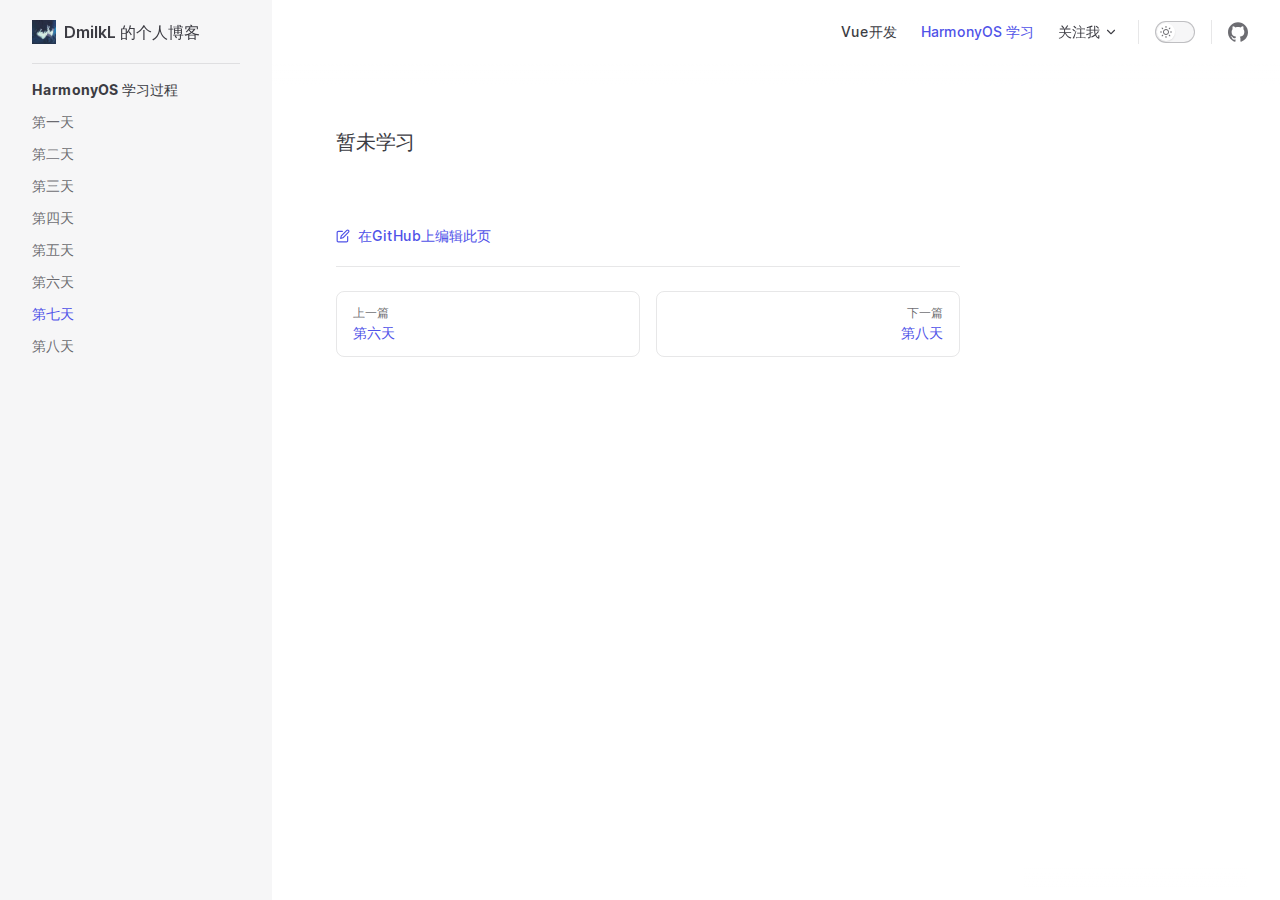
<file: HarmonyOS-Study/Seventh.html>
<!DOCTYPE html>
<html lang="en-US" dir="ltr">
  <head>
    <meta charset="utf-8">
    <meta name="viewport" content="width=device-width,initial-scale=1">
    <title>DmilkL 的个人博客 | DmilkL 的个人博客</title>
    <meta name="description" content="A VitePress site">
    <link rel="preload stylesheet" href="/assets/style.9378356c.css" as="style">
    
    <script type="module" src="/assets/app.f9e639c7.js"></script>
    <link rel="preload" href="/assets/inter-roman-latin.2ed14f66.woff2" as="font" type="font/woff2" crossorigin="">
    <link rel="modulepreload" href="/assets/chunks/framework.2116cc8b.js">
    <link rel="modulepreload" href="/assets/chunks/theme.59985a9a.js">
    <link rel="modulepreload" href="/assets/HarmonyOS-Study_Seventh.md.4b82f197.lean.js">
    <script id="check-dark-light">(()=>{const e=localStorage.getItem("vitepress-theme-appearance")||"",a=window.matchMedia("(prefers-color-scheme: dark)").matches;(!e||e==="auto"?a:e==="dark")&&document.documentElement.classList.add("dark")})();</script>
  </head>
  <body>
    <div id="app"><div class="Layout" data-v-255ec12d><!--[--><!--]--><!--[--><span tabindex="-1" data-v-ae3e3f51></span><a href="#VPContent" class="VPSkipLink visually-hidden" data-v-ae3e3f51> Skip to content </a><!--]--><!----><header class="VPNav" data-v-255ec12d data-v-7e5bc4a5><div class="VPNavBar has-sidebar" data-v-7e5bc4a5 data-v-faa4ef78><div class="container" data-v-faa4ef78><div class="title" data-v-faa4ef78><div class="VPNavBarTitle has-sidebar" data-v-faa4ef78 data-v-8bbac535><a class="title" href="/" data-v-8bbac535><!--[--><!--]--><!--[--><img class="VPImage logo" src="/Head Portrait.jpg" alt data-v-6db2186b><!--]--><!--[-->DmilkL 的个人博客<!--]--><!--[--><!--]--></a></div></div><div class="content" data-v-faa4ef78><div class="curtain" data-v-faa4ef78></div><div class="content-body" data-v-faa4ef78><!--[--><!--]--><div class="VPNavBarSearch search" style="--vp-meta-key:&#39;Meta&#39;;" data-v-faa4ef78><!----></div><nav aria-labelledby="main-nav-aria-label" class="VPNavBarMenu menu" data-v-faa4ef78 data-v-7f418b0f><span id="main-nav-aria-label" class="visually-hidden" data-v-7f418b0f>Main Navigation</span><!--[--><!--[--><a class="VPLink link VPNavBarMenuLink" href="/Vue-Dev/First.html" tabindex="0" data-v-7f418b0f data-v-5e623618><!--[-->Vue开发<!--]--></a><!--]--><!--[--><a class="VPLink link VPNavBarMenuLink active" href="/HarmonyOS-Study/First.html" tabindex="0" data-v-7f418b0f data-v-5e623618><!--[-->HarmonyOS 学习<!--]--></a><!--]--><!--[--><div class="VPFlyout VPNavBarMenuGroup" data-v-7f418b0f data-v-764effdf><button type="button" class="button" aria-haspopup="true" aria-expanded="false" data-v-764effdf><span class="text" data-v-764effdf><!----> 关注我 <svg xmlns="http://www.w3.org/2000/svg" aria-hidden="true" focusable="false" viewbox="0 0 24 24" class="text-icon" data-v-764effdf><path d="M12,16c-0.3,0-0.5-0.1-0.7-0.3l-6-6c-0.4-0.4-0.4-1,0-1.4s1-0.4,1.4,0l5.3,5.3l5.3-5.3c0.4-0.4,1-0.4,1.4,0s0.4,1,0,1.4l-6,6C12.5,15.9,12.3,16,12,16z"></path></svg></span></button><div class="menu" data-v-764effdf><div class="VPMenu" data-v-764effdf data-v-e7ea1737><div class="items" data-v-e7ea1737><!--[--><!--[--><div class="VPMenuLink" data-v-e7ea1737 data-v-2f2cfafc><a class="VPLink link vp-external-link-icon" href="https://space.bilibili.com/382037960?spm_id_from=333.1007.0.0" target="_blank" rel="noreferrer" data-v-2f2cfafc><!--[-->BiliBili<!--]--></a></div><!--]--><!--[--><div class="VPMenuLink" data-v-e7ea1737 data-v-2f2cfafc><a class="VPLink link vp-external-link-icon" href="https://github.com/LDmilk" target="_blank" rel="noreferrer" data-v-2f2cfafc><!--[-->Github<!--]--></a></div><!--]--><!--]--></div><!--[--><!--]--></div></div></div><!--]--><!--]--></nav><!----><div class="VPNavBarAppearance appearance" data-v-faa4ef78 data-v-f6a63727><button class="VPSwitch VPSwitchAppearance" type="button" role="switch" title="toggle dark mode" aria-checked="false" data-v-f6a63727 data-v-82b282f1 data-v-f3c41672><span class="check" data-v-f3c41672><span class="icon" data-v-f3c41672><!--[--><svg xmlns="http://www.w3.org/2000/svg" aria-hidden="true" focusable="false" viewbox="0 0 24 24" class="sun" data-v-82b282f1><path d="M12,18c-3.3,0-6-2.7-6-6s2.7-6,6-6s6,2.7,6,6S15.3,18,12,18zM12,8c-2.2,0-4,1.8-4,4c0,2.2,1.8,4,4,4c2.2,0,4-1.8,4-4C16,9.8,14.2,8,12,8z"></path><path d="M12,4c-0.6,0-1-0.4-1-1V1c0-0.6,0.4-1,1-1s1,0.4,1,1v2C13,3.6,12.6,4,12,4z"></path><path d="M12,24c-0.6,0-1-0.4-1-1v-2c0-0.6,0.4-1,1-1s1,0.4,1,1v2C13,23.6,12.6,24,12,24z"></path><path d="M5.6,6.6c-0.3,0-0.5-0.1-0.7-0.3L3.5,4.9c-0.4-0.4-0.4-1,0-1.4s1-0.4,1.4,0l1.4,1.4c0.4,0.4,0.4,1,0,1.4C6.2,6.5,5.9,6.6,5.6,6.6z"></path><path d="M19.8,20.8c-0.3,0-0.5-0.1-0.7-0.3l-1.4-1.4c-0.4-0.4-0.4-1,0-1.4s1-0.4,1.4,0l1.4,1.4c0.4,0.4,0.4,1,0,1.4C20.3,20.7,20,20.8,19.8,20.8z"></path><path d="M3,13H1c-0.6,0-1-0.4-1-1s0.4-1,1-1h2c0.6,0,1,0.4,1,1S3.6,13,3,13z"></path><path d="M23,13h-2c-0.6,0-1-0.4-1-1s0.4-1,1-1h2c0.6,0,1,0.4,1,1S23.6,13,23,13z"></path><path d="M4.2,20.8c-0.3,0-0.5-0.1-0.7-0.3c-0.4-0.4-0.4-1,0-1.4l1.4-1.4c0.4-0.4,1-0.4,1.4,0s0.4,1,0,1.4l-1.4,1.4C4.7,20.7,4.5,20.8,4.2,20.8z"></path><path d="M18.4,6.6c-0.3,0-0.5-0.1-0.7-0.3c-0.4-0.4-0.4-1,0-1.4l1.4-1.4c0.4-0.4,1-0.4,1.4,0s0.4,1,0,1.4l-1.4,1.4C18.9,6.5,18.6,6.6,18.4,6.6z"></path></svg><svg xmlns="http://www.w3.org/2000/svg" aria-hidden="true" focusable="false" viewbox="0 0 24 24" class="moon" data-v-82b282f1><path d="M12.1,22c-0.3,0-0.6,0-0.9,0c-5.5-0.5-9.5-5.4-9-10.9c0.4-4.8,4.2-8.6,9-9c0.4,0,0.8,0.2,1,0.5c0.2,0.3,0.2,0.8-0.1,1.1c-2,2.7-1.4,6.4,1.3,8.4c2.1,1.6,5,1.6,7.1,0c0.3-0.2,0.7-0.3,1.1-0.1c0.3,0.2,0.5,0.6,0.5,1c-0.2,2.7-1.5,5.1-3.6,6.8C16.6,21.2,14.4,22,12.1,22zM9.3,4.4c-2.9,1-5,3.6-5.2,6.8c-0.4,4.4,2.8,8.3,7.2,8.7c2.1,0.2,4.2-0.4,5.8-1.8c1.1-0.9,1.9-2.1,2.4-3.4c-2.5,0.9-5.3,0.5-7.5-1.1C9.2,11.4,8.1,7.7,9.3,4.4z"></path></svg><!--]--></span></span></button></div><div class="VPSocialLinks VPNavBarSocialLinks social-links" data-v-faa4ef78 data-v-0394ad82 data-v-7bc22406><!--[--><a class="VPSocialLink no-icon" href="https://github.com/LDmilk" aria-label="github" target="_blank" rel="noopener" data-v-7bc22406 data-v-f80f8133><svg role="img" viewBox="0 0 24 24" xmlns="http://www.w3.org/2000/svg"><title>GitHub</title><path d="M12 .297c-6.63 0-12 5.373-12 12 0 5.303 3.438 9.8 8.205 11.385.6.113.82-.258.82-.577 0-.285-.01-1.04-.015-2.04-3.338.724-4.042-1.61-4.042-1.61C4.422 18.07 3.633 17.7 3.633 17.7c-1.087-.744.084-.729.084-.729 1.205.084 1.838 1.236 1.838 1.236 1.07 1.835 2.809 1.305 3.495.998.108-.776.417-1.305.76-1.605-2.665-.3-5.466-1.332-5.466-5.93 0-1.31.465-2.38 1.235-3.22-.135-.303-.54-1.523.105-3.176 0 0 1.005-.322 3.3 1.23.96-.267 1.98-.399 3-.405 1.02.006 2.04.138 3 .405 2.28-1.552 3.285-1.23 3.285-1.23.645 1.653.24 2.873.12 3.176.765.84 1.23 1.91 1.23 3.22 0 4.61-2.805 5.625-5.475 5.92.42.36.81 1.096.81 2.22 0 1.606-.015 2.896-.015 3.286 0 .315.21.69.825.57C20.565 22.092 24 17.592 24 12.297c0-6.627-5.373-12-12-12"/></svg></a><!--]--></div><div class="VPFlyout VPNavBarExtra extra" data-v-faa4ef78 data-v-40855f84 data-v-764effdf><button type="button" class="button" aria-haspopup="true" aria-expanded="false" aria-label="extra navigation" data-v-764effdf><svg xmlns="http://www.w3.org/2000/svg" aria-hidden="true" focusable="false" viewbox="0 0 24 24" class="icon" data-v-764effdf><circle cx="12" cy="12" r="2"></circle><circle cx="19" cy="12" r="2"></circle><circle cx="5" cy="12" r="2"></circle></svg></button><div class="menu" data-v-764effdf><div class="VPMenu" data-v-764effdf data-v-e7ea1737><!----><!--[--><!--[--><!----><div class="group" data-v-40855f84><div class="item appearance" data-v-40855f84><p class="label" data-v-40855f84>Appearance</p><div class="appearance-action" data-v-40855f84><button class="VPSwitch VPSwitchAppearance" type="button" role="switch" title="toggle dark mode" aria-checked="false" data-v-40855f84 data-v-82b282f1 data-v-f3c41672><span class="check" data-v-f3c41672><span class="icon" data-v-f3c41672><!--[--><svg xmlns="http://www.w3.org/2000/svg" aria-hidden="true" focusable="false" viewbox="0 0 24 24" class="sun" data-v-82b282f1><path d="M12,18c-3.3,0-6-2.7-6-6s2.7-6,6-6s6,2.7,6,6S15.3,18,12,18zM12,8c-2.2,0-4,1.8-4,4c0,2.2,1.8,4,4,4c2.2,0,4-1.8,4-4C16,9.8,14.2,8,12,8z"></path><path d="M12,4c-0.6,0-1-0.4-1-1V1c0-0.6,0.4-1,1-1s1,0.4,1,1v2C13,3.6,12.6,4,12,4z"></path><path d="M12,24c-0.6,0-1-0.4-1-1v-2c0-0.6,0.4-1,1-1s1,0.4,1,1v2C13,23.6,12.6,24,12,24z"></path><path d="M5.6,6.6c-0.3,0-0.5-0.1-0.7-0.3L3.5,4.9c-0.4-0.4-0.4-1,0-1.4s1-0.4,1.4,0l1.4,1.4c0.4,0.4,0.4,1,0,1.4C6.2,6.5,5.9,6.6,5.6,6.6z"></path><path d="M19.8,20.8c-0.3,0-0.5-0.1-0.7-0.3l-1.4-1.4c-0.4-0.4-0.4-1,0-1.4s1-0.4,1.4,0l1.4,1.4c0.4,0.4,0.4,1,0,1.4C20.3,20.7,20,20.8,19.8,20.8z"></path><path d="M3,13H1c-0.6,0-1-0.4-1-1s0.4-1,1-1h2c0.6,0,1,0.4,1,1S3.6,13,3,13z"></path><path d="M23,13h-2c-0.6,0-1-0.4-1-1s0.4-1,1-1h2c0.6,0,1,0.4,1,1S23.6,13,23,13z"></path><path d="M4.2,20.8c-0.3,0-0.5-0.1-0.7-0.3c-0.4-0.4-0.4-1,0-1.4l1.4-1.4c0.4-0.4,1-0.4,1.4,0s0.4,1,0,1.4l-1.4,1.4C4.7,20.7,4.5,20.8,4.2,20.8z"></path><path d="M18.4,6.6c-0.3,0-0.5-0.1-0.7-0.3c-0.4-0.4-0.4-1,0-1.4l1.4-1.4c0.4-0.4,1-0.4,1.4,0s0.4,1,0,1.4l-1.4,1.4C18.9,6.5,18.6,6.6,18.4,6.6z"></path></svg><svg xmlns="http://www.w3.org/2000/svg" aria-hidden="true" focusable="false" viewbox="0 0 24 24" class="moon" data-v-82b282f1><path d="M12.1,22c-0.3,0-0.6,0-0.9,0c-5.5-0.5-9.5-5.4-9-10.9c0.4-4.8,4.2-8.6,9-9c0.4,0,0.8,0.2,1,0.5c0.2,0.3,0.2,0.8-0.1,1.1c-2,2.7-1.4,6.4,1.3,8.4c2.1,1.6,5,1.6,7.1,0c0.3-0.2,0.7-0.3,1.1-0.1c0.3,0.2,0.5,0.6,0.5,1c-0.2,2.7-1.5,5.1-3.6,6.8C16.6,21.2,14.4,22,12.1,22zM9.3,4.4c-2.9,1-5,3.6-5.2,6.8c-0.4,4.4,2.8,8.3,7.2,8.7c2.1,0.2,4.2-0.4,5.8-1.8c1.1-0.9,1.9-2.1,2.4-3.4c-2.5,0.9-5.3,0.5-7.5-1.1C9.2,11.4,8.1,7.7,9.3,4.4z"></path></svg><!--]--></span></span></button></div></div></div><div class="group" data-v-40855f84><div class="item social-links" data-v-40855f84><div class="VPSocialLinks social-links-list" data-v-40855f84 data-v-7bc22406><!--[--><a class="VPSocialLink no-icon" href="https://github.com/LDmilk" aria-label="github" target="_blank" rel="noopener" data-v-7bc22406 data-v-f80f8133><svg role="img" viewBox="0 0 24 24" xmlns="http://www.w3.org/2000/svg"><title>GitHub</title><path d="M12 .297c-6.63 0-12 5.373-12 12 0 5.303 3.438 9.8 8.205 11.385.6.113.82-.258.82-.577 0-.285-.01-1.04-.015-2.04-3.338.724-4.042-1.61-4.042-1.61C4.422 18.07 3.633 17.7 3.633 17.7c-1.087-.744.084-.729.084-.729 1.205.084 1.838 1.236 1.838 1.236 1.07 1.835 2.809 1.305 3.495.998.108-.776.417-1.305.76-1.605-2.665-.3-5.466-1.332-5.466-5.93 0-1.31.465-2.38 1.235-3.22-.135-.303-.54-1.523.105-3.176 0 0 1.005-.322 3.3 1.23.96-.267 1.98-.399 3-.405 1.02.006 2.04.138 3 .405 2.28-1.552 3.285-1.23 3.285-1.23.645 1.653.24 2.873.12 3.176.765.84 1.23 1.91 1.23 3.22 0 4.61-2.805 5.625-5.475 5.92.42.36.81 1.096.81 2.22 0 1.606-.015 2.896-.015 3.286 0 .315.21.69.825.57C20.565 22.092 24 17.592 24 12.297c0-6.627-5.373-12-12-12"/></svg></a><!--]--></div></div></div><!--]--><!--]--></div></div></div><!--[--><!--]--><button type="button" class="VPNavBarHamburger hamburger" aria-label="mobile navigation" aria-expanded="false" aria-controls="VPNavScreen" data-v-faa4ef78 data-v-e5dd9c1c><span class="container" data-v-e5dd9c1c><span class="top" data-v-e5dd9c1c></span><span class="middle" data-v-e5dd9c1c></span><span class="bottom" data-v-e5dd9c1c></span></span></button></div></div></div></div><!----></header><div class="VPLocalNav reached-top" data-v-255ec12d data-v-5cfd5582><button class="menu" aria-expanded="false" aria-controls="VPSidebarNav" data-v-5cfd5582><svg xmlns="http://www.w3.org/2000/svg" aria-hidden="true" focusable="false" viewbox="0 0 24 24" class="menu-icon" data-v-5cfd5582><path d="M17,11H3c-0.6,0-1-0.4-1-1s0.4-1,1-1h14c0.6,0,1,0.4,1,1S17.6,11,17,11z"></path><path d="M21,7H3C2.4,7,2,6.6,2,6s0.4-1,1-1h18c0.6,0,1,0.4,1,1S21.6,7,21,7z"></path><path d="M21,15H3c-0.6,0-1-0.4-1-1s0.4-1,1-1h18c0.6,0,1,0.4,1,1S21.6,15,21,15z"></path><path d="M17,19H3c-0.6,0-1-0.4-1-1s0.4-1,1-1h14c0.6,0,1,0.4,1,1S17.6,19,17,19z"></path></svg><span class="menu-text" data-v-5cfd5582>Menu</span></button><div class="VPLocalNavOutlineDropdown" style="--vp-vh:0px;" data-v-5cfd5582 data-v-d5bb9d56><button data-v-d5bb9d56>Return to top</button><!----></div></div><aside class="VPSidebar" data-v-255ec12d data-v-845b8fc6><div class="curtain" data-v-845b8fc6></div><nav class="nav" id="VPSidebarNav" aria-labelledby="sidebar-aria-label" tabindex="-1" data-v-845b8fc6><span class="visually-hidden" id="sidebar-aria-label" data-v-845b8fc6> Sidebar Navigation </span><!--[--><!--]--><!--[--><div class="group" data-v-845b8fc6><section class="VPSidebarItem level-0 has-active" data-v-845b8fc6 data-v-4fbabd82><div class="item" role="button" tabindex="0" data-v-4fbabd82><div class="indicator" data-v-4fbabd82></div><h2 class="text" data-v-4fbabd82>HarmonyOS 学习过程</h2><!----></div><div class="items" data-v-4fbabd82><!--[--><div class="VPSidebarItem level-1 is-link" data-v-4fbabd82 data-v-4fbabd82><div class="item" data-v-4fbabd82><div class="indicator" data-v-4fbabd82></div><a class="VPLink link link" href="/HarmonyOS-Study/First.html" data-v-4fbabd82><!--[--><p class="text" data-v-4fbabd82>第一天</p><!--]--></a><!----></div><!----></div><div class="VPSidebarItem level-1 is-link" data-v-4fbabd82 data-v-4fbabd82><div class="item" data-v-4fbabd82><div class="indicator" data-v-4fbabd82></div><a class="VPLink link link" href="/HarmonyOS-Study/Second.html" data-v-4fbabd82><!--[--><p class="text" data-v-4fbabd82>第二天</p><!--]--></a><!----></div><!----></div><div class="VPSidebarItem level-1 is-link" data-v-4fbabd82 data-v-4fbabd82><div class="item" data-v-4fbabd82><div class="indicator" data-v-4fbabd82></div><a class="VPLink link link" href="/HarmonyOS-Study/Third.html" data-v-4fbabd82><!--[--><p class="text" data-v-4fbabd82>第三天</p><!--]--></a><!----></div><!----></div><div class="VPSidebarItem level-1 is-link" data-v-4fbabd82 data-v-4fbabd82><div class="item" data-v-4fbabd82><div class="indicator" data-v-4fbabd82></div><a class="VPLink link link" href="/HarmonyOS-Study/Fourth.html" data-v-4fbabd82><!--[--><p class="text" data-v-4fbabd82>第四天</p><!--]--></a><!----></div><!----></div><div class="VPSidebarItem level-1 is-link" data-v-4fbabd82 data-v-4fbabd82><div class="item" data-v-4fbabd82><div class="indicator" data-v-4fbabd82></div><a class="VPLink link link" href="/HarmonyOS-Study/Fifth.html" data-v-4fbabd82><!--[--><p class="text" data-v-4fbabd82>第五天</p><!--]--></a><!----></div><!----></div><div class="VPSidebarItem level-1 is-link" data-v-4fbabd82 data-v-4fbabd82><div class="item" data-v-4fbabd82><div class="indicator" data-v-4fbabd82></div><a class="VPLink link link" href="/HarmonyOS-Study/Sixth.html" data-v-4fbabd82><!--[--><p class="text" data-v-4fbabd82>第六天</p><!--]--></a><!----></div><!----></div><div class="VPSidebarItem level-1 is-link is-active has-active" data-v-4fbabd82 data-v-4fbabd82><div class="item" data-v-4fbabd82><div class="indicator" data-v-4fbabd82></div><a class="VPLink link link" href="/HarmonyOS-Study/Seventh.html" data-v-4fbabd82><!--[--><p class="text" data-v-4fbabd82>第七天</p><!--]--></a><!----></div><!----></div><div class="VPSidebarItem level-1 is-link" data-v-4fbabd82 data-v-4fbabd82><div class="item" data-v-4fbabd82><div class="indicator" data-v-4fbabd82></div><a class="VPLink link link" href="/HarmonyOS-Study/Eighth.html" data-v-4fbabd82><!--[--><p class="text" data-v-4fbabd82>第八天</p><!--]--></a><!----></div><!----></div><!--]--></div></section></div><!--]--><!--[--><!--]--></nav></aside><div class="VPContent has-sidebar" id="VPContent" data-v-255ec12d data-v-3107c4ee><div class="VPDoc has-sidebar has-aside" data-v-3107c4ee data-v-6b87e69f><!--[--><!--]--><div class="container" data-v-6b87e69f><div class="aside" data-v-6b87e69f><div class="aside-curtain" data-v-6b87e69f></div><div class="aside-container" data-v-6b87e69f><div class="aside-content" data-v-6b87e69f><div class="VPDocAside" data-v-6b87e69f data-v-3f215769><!--[--><!--]--><!--[--><!--]--><div class="VPDocAsideOutline" data-v-3f215769 data-v-ff0f39c8><div class="content" data-v-ff0f39c8><div class="outline-marker" data-v-ff0f39c8></div><div class="outline-title" data-v-ff0f39c8>On this page</div><nav aria-labelledby="doc-outline-aria-label" data-v-ff0f39c8><span class="visually-hidden" id="doc-outline-aria-label" data-v-ff0f39c8> Table of Contents for current page </span><ul class="root" data-v-ff0f39c8 data-v-b0ff2abe><!--[--><!--]--></ul></nav></div></div><!--[--><!--]--><div class="spacer" data-v-3f215769></div><!--[--><!--]--><!----><!--[--><!--]--><!--[--><!--]--></div></div></div></div><div class="content" data-v-6b87e69f><div class="content-container" data-v-6b87e69f><!--[--><!--]--><!----><main class="main" data-v-6b87e69f><div style="position:relative;" class="vp-doc _HarmonyOS-Study_Seventh" data-v-6b87e69f><div><h3 id="暂未学习" tabindex="-1">暂未学习 <a class="header-anchor" href="#暂未学习" aria-label="Permalink to &quot;暂未学习&quot;">​</a></h3></div></div></main><footer class="VPDocFooter" data-v-6b87e69f data-v-37656e44><!--[--><!--]--><div class="edit-info" data-v-37656e44><div class="edit-link" data-v-37656e44><span class="VPLink no-icon edit-link-button" data-v-37656e44><!--[--><svg xmlns="http://www.w3.org/2000/svg" viewbox="0 0 24 24" class="edit-link-icon" aria-label="edit icon" data-v-37656e44><path d="M18,23H4c-1.7,0-3-1.3-3-3V6c0-1.7,1.3-3,3-3h7c0.6,0,1,0.4,1,1s-0.4,1-1,1H4C3.4,5,3,5.4,3,6v14c0,0.6,0.4,1,1,1h14c0.6,0,1-0.4,1-1v-7c0-0.6,0.4-1,1-1s1,0.4,1,1v7C21,21.7,19.7,23,18,23z"></path><path d="M8,17c-0.3,0-0.5-0.1-0.7-0.3C7,16.5,6.9,16.1,7,15.8l1-4c0-0.2,0.1-0.3,0.3-0.5l9.5-9.5c1.2-1.2,3.2-1.2,4.4,0c1.2,1.2,1.2,3.2,0,4.4l-9.5,9.5c-0.1,0.1-0.3,0.2-0.5,0.3l-4,1C8.2,17,8.1,17,8,17zM9.9,12.5l-0.5,2.1l2.1-0.5l9.3-9.3c0.4-0.4,0.4-1.1,0-1.6c-0.4-0.4-1.2-0.4-1.6,0l0,0L9.9,12.5z M18.5,2.5L18.5,2.5L18.5,2.5z"></path></svg> 在GitHub上编辑此页<!--]--></span></div><!----></div><nav class="prev-next" data-v-37656e44><div class="pager" data-v-37656e44><a class="pager-link prev" href="/HarmonyOS-Study/Sixth.html" data-v-37656e44><span class="desc" data-v-37656e44>上一篇</span><span class="title" data-v-37656e44>第六天</span></a></div><div class="pager" data-v-37656e44><a class="pager-link next" href="/HarmonyOS-Study/Eighth.html" data-v-37656e44><span class="desc" data-v-37656e44>下一篇</span><span class="title" data-v-37656e44>第八天</span></a></div></nav></footer><!--[--><!--]--></div></div></div><!--[--><!--]--></div></div><footer class="VPFooter has-sidebar" data-v-255ec12d data-v-e03eb2e1><div class="container" data-v-e03eb2e1><p class="message" data-v-e03eb2e1>由Github，Vitepress独家赞助</p><p class="copyright" data-v-e03eb2e1>本中文文档内容版权为 DmilkL 官方团队所有，保留所有权利。</p></div></footer><!--[--><!--]--></div></div>
    <script>window.__VP_HASH_MAP__=JSON.parse("{\"vue-dev_second.md\":\"9f73553a\",\"harmonyos-study_second.md\":\"39b34d00\",\"harmonyos-study_seventh.md\":\"4b82f197\",\"harmonyos-study_sixth.md\":\"da9a4e60\",\"harmonyos-study_fourth.md\":\"b4e751aa\",\"vue-dev_finally.md\":\"5358b5bf\",\"harmonyos-study_third.md\":\"0818d7a8\",\"vue-dev_first.md\":\"d2ce300f\",\"harmonyos-study_first.md\":\"c792a766\",\"index.md\":\"c5037272\",\"harmonyos-study_eighth.md\":\"52a7d6c1\",\"harmonyos-study_fifth.md\":\"448a580a\",\"vue-dev_then.md\":\"35264654\"}");window.__VP_SITE_DATA__=JSON.parse("{\"lang\":\"en-US\",\"dir\":\"ltr\",\"title\":\"DmilkL 的个人博客\",\"description\":\"A VitePress site\",\"base\":\"/\",\"head\":[],\"appearance\":true,\"themeConfig\":{\"logo\":\"/Head Portrait.jpg\",\"socialLinks\":[{\"icon\":\"github\",\"link\":\"https://github.com/LDmilk\"}],\"nav\":[{\"text\":\"Vue开发\",\"link\":\"/Vue-Dev/First.md\",\"activeMatch\":\"/Vue-Dev\"},{\"text\":\"HarmonyOS 学习\",\"link\":\"/HarmonyOS-Study/First.md\",\"activeMatch\":\"/HarmonyOS-Study\"},{\"text\":\"关注我\",\"items\":[{\"text\":\"BiliBili\",\"link\":\"https://space.bilibili.com/382037960?spm_id_from=333.1007.0.0\"},{\"text\":\"Github\",\"link\":\"https://github.com/LDmilk\"}]}],\"sidebar\":{\"Vue-Dev\":[{\"text\":\"Vue 项目开发过程\",\"items\":[{\"text\":\"创建项目\",\"link\":\"/Vue-Dev/First.md\"},{\"text\":\"启动项目\",\"link\":\"/Vue-Dev/Second.md\"},{\"text\":\"完善项目\",\"link\":\"/Vue-Dev/Then.md\"},{\"text\":\"发布项目\",\"link\":\"/Vue-Dev/Finally.md\"}]}],\"/HarmonyOS-Study/\":[{\"text\":\"HarmonyOS 学习过程\",\"items\":[{\"text\":\"第一天\",\"link\":\"/HarmonyOS-Study/First.md\"},{\"text\":\"第二天\",\"link\":\"/HarmonyOS-Study/Second.md\"},{\"text\":\"第三天\",\"link\":\"/HarmonyOS-Study/Third.md\"},{\"text\":\"第四天\",\"link\":\"/HarmonyOS-Study/Fourth.md\"},{\"text\":\"第五天\",\"link\":\"/HarmonyOS-Study/Fifth.md\"},{\"text\":\"第六天\",\"link\":\"/HarmonyOS-Study/Sixth.md\"},{\"text\":\"第七天\",\"link\":\"/HarmonyOS-Study/Seventh.md\"},{\"text\":\"第八天\",\"link\":\"/HarmonyOS-Study/Eighth.md\"}]}]},\"docFooter\":{\"prev\":\"上一篇\",\"next\":\"下一篇\"},\"editLink\":{\"pattern\":\"\",\"text\":\"在GitHub上编辑此页\"},\"lastUpdatedText\":\"最近更新时间\",\"footer\":{\"message\":\"由Github，Vitepress独家赞助\",\"copyright\":\"本中文文档内容版权为 DmilkL 官方团队所有，保留所有权利。\"}},\"locales\":{},\"scrollOffset\":90,\"cleanUrls\":false}");</script>
    
  </body>
</html>
</file>
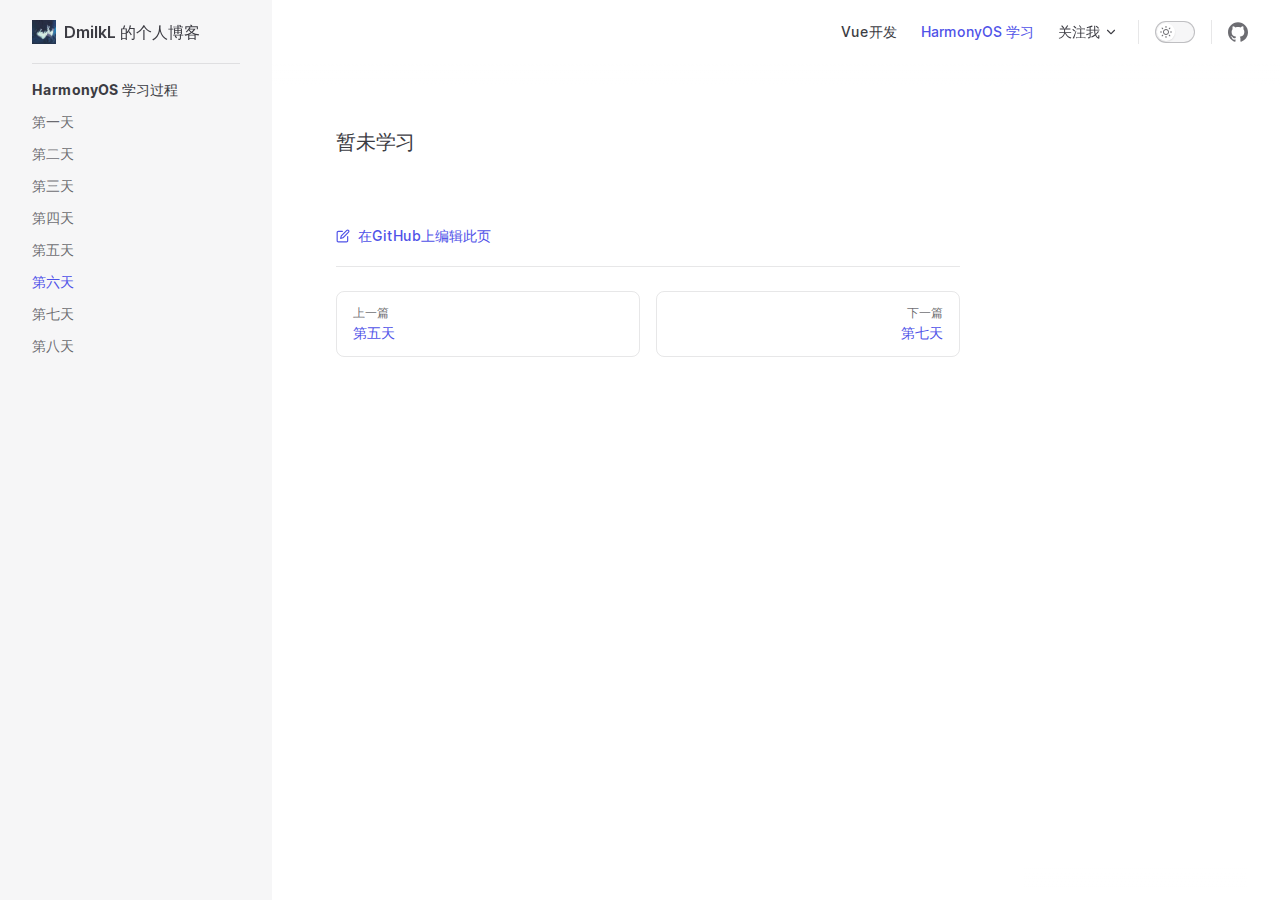
<file: HarmonyOS-Study/Sixth.html>
<!DOCTYPE html>
<html lang="en-US" dir="ltr">
  <head>
    <meta charset="utf-8">
    <meta name="viewport" content="width=device-width,initial-scale=1">
    <title>DmilkL 的个人博客 | DmilkL 的个人博客</title>
    <meta name="description" content="A VitePress site">
    <link rel="preload stylesheet" href="/assets/style.9378356c.css" as="style">
    
    <script type="module" src="/assets/app.f9e639c7.js"></script>
    <link rel="preload" href="/assets/inter-roman-latin.2ed14f66.woff2" as="font" type="font/woff2" crossorigin="">
    <link rel="modulepreload" href="/assets/chunks/framework.2116cc8b.js">
    <link rel="modulepreload" href="/assets/chunks/theme.59985a9a.js">
    <link rel="modulepreload" href="/assets/HarmonyOS-Study_Sixth.md.da9a4e60.lean.js">
    <script id="check-dark-light">(()=>{const e=localStorage.getItem("vitepress-theme-appearance")||"",a=window.matchMedia("(prefers-color-scheme: dark)").matches;(!e||e==="auto"?a:e==="dark")&&document.documentElement.classList.add("dark")})();</script>
  </head>
  <body>
    <div id="app"><div class="Layout" data-v-255ec12d><!--[--><!--]--><!--[--><span tabindex="-1" data-v-ae3e3f51></span><a href="#VPContent" class="VPSkipLink visually-hidden" data-v-ae3e3f51> Skip to content </a><!--]--><!----><header class="VPNav" data-v-255ec12d data-v-7e5bc4a5><div class="VPNavBar has-sidebar" data-v-7e5bc4a5 data-v-faa4ef78><div class="container" data-v-faa4ef78><div class="title" data-v-faa4ef78><div class="VPNavBarTitle has-sidebar" data-v-faa4ef78 data-v-8bbac535><a class="title" href="/" data-v-8bbac535><!--[--><!--]--><!--[--><img class="VPImage logo" src="/Head Portrait.jpg" alt data-v-6db2186b><!--]--><!--[-->DmilkL 的个人博客<!--]--><!--[--><!--]--></a></div></div><div class="content" data-v-faa4ef78><div class="curtain" data-v-faa4ef78></div><div class="content-body" data-v-faa4ef78><!--[--><!--]--><div class="VPNavBarSearch search" style="--vp-meta-key:&#39;Meta&#39;;" data-v-faa4ef78><!----></div><nav aria-labelledby="main-nav-aria-label" class="VPNavBarMenu menu" data-v-faa4ef78 data-v-7f418b0f><span id="main-nav-aria-label" class="visually-hidden" data-v-7f418b0f>Main Navigation</span><!--[--><!--[--><a class="VPLink link VPNavBarMenuLink" href="/Vue-Dev/First.html" tabindex="0" data-v-7f418b0f data-v-5e623618><!--[-->Vue开发<!--]--></a><!--]--><!--[--><a class="VPLink link VPNavBarMenuLink active" href="/HarmonyOS-Study/First.html" tabindex="0" data-v-7f418b0f data-v-5e623618><!--[-->HarmonyOS 学习<!--]--></a><!--]--><!--[--><div class="VPFlyout VPNavBarMenuGroup" data-v-7f418b0f data-v-764effdf><button type="button" class="button" aria-haspopup="true" aria-expanded="false" data-v-764effdf><span class="text" data-v-764effdf><!----> 关注我 <svg xmlns="http://www.w3.org/2000/svg" aria-hidden="true" focusable="false" viewbox="0 0 24 24" class="text-icon" data-v-764effdf><path d="M12,16c-0.3,0-0.5-0.1-0.7-0.3l-6-6c-0.4-0.4-0.4-1,0-1.4s1-0.4,1.4,0l5.3,5.3l5.3-5.3c0.4-0.4,1-0.4,1.4,0s0.4,1,0,1.4l-6,6C12.5,15.9,12.3,16,12,16z"></path></svg></span></button><div class="menu" data-v-764effdf><div class="VPMenu" data-v-764effdf data-v-e7ea1737><div class="items" data-v-e7ea1737><!--[--><!--[--><div class="VPMenuLink" data-v-e7ea1737 data-v-2f2cfafc><a class="VPLink link vp-external-link-icon" href="https://space.bilibili.com/382037960?spm_id_from=333.1007.0.0" target="_blank" rel="noreferrer" data-v-2f2cfafc><!--[-->BiliBili<!--]--></a></div><!--]--><!--[--><div class="VPMenuLink" data-v-e7ea1737 data-v-2f2cfafc><a class="VPLink link vp-external-link-icon" href="https://github.com/LDmilk" target="_blank" rel="noreferrer" data-v-2f2cfafc><!--[-->Github<!--]--></a></div><!--]--><!--]--></div><!--[--><!--]--></div></div></div><!--]--><!--]--></nav><!----><div class="VPNavBarAppearance appearance" data-v-faa4ef78 data-v-f6a63727><button class="VPSwitch VPSwitchAppearance" type="button" role="switch" title="toggle dark mode" aria-checked="false" data-v-f6a63727 data-v-82b282f1 data-v-f3c41672><span class="check" data-v-f3c41672><span class="icon" data-v-f3c41672><!--[--><svg xmlns="http://www.w3.org/2000/svg" aria-hidden="true" focusable="false" viewbox="0 0 24 24" class="sun" data-v-82b282f1><path d="M12,18c-3.3,0-6-2.7-6-6s2.7-6,6-6s6,2.7,6,6S15.3,18,12,18zM12,8c-2.2,0-4,1.8-4,4c0,2.2,1.8,4,4,4c2.2,0,4-1.8,4-4C16,9.8,14.2,8,12,8z"></path><path d="M12,4c-0.6,0-1-0.4-1-1V1c0-0.6,0.4-1,1-1s1,0.4,1,1v2C13,3.6,12.6,4,12,4z"></path><path d="M12,24c-0.6,0-1-0.4-1-1v-2c0-0.6,0.4-1,1-1s1,0.4,1,1v2C13,23.6,12.6,24,12,24z"></path><path d="M5.6,6.6c-0.3,0-0.5-0.1-0.7-0.3L3.5,4.9c-0.4-0.4-0.4-1,0-1.4s1-0.4,1.4,0l1.4,1.4c0.4,0.4,0.4,1,0,1.4C6.2,6.5,5.9,6.6,5.6,6.6z"></path><path d="M19.8,20.8c-0.3,0-0.5-0.1-0.7-0.3l-1.4-1.4c-0.4-0.4-0.4-1,0-1.4s1-0.4,1.4,0l1.4,1.4c0.4,0.4,0.4,1,0,1.4C20.3,20.7,20,20.8,19.8,20.8z"></path><path d="M3,13H1c-0.6,0-1-0.4-1-1s0.4-1,1-1h2c0.6,0,1,0.4,1,1S3.6,13,3,13z"></path><path d="M23,13h-2c-0.6,0-1-0.4-1-1s0.4-1,1-1h2c0.6,0,1,0.4,1,1S23.6,13,23,13z"></path><path d="M4.2,20.8c-0.3,0-0.5-0.1-0.7-0.3c-0.4-0.4-0.4-1,0-1.4l1.4-1.4c0.4-0.4,1-0.4,1.4,0s0.4,1,0,1.4l-1.4,1.4C4.7,20.7,4.5,20.8,4.2,20.8z"></path><path d="M18.4,6.6c-0.3,0-0.5-0.1-0.7-0.3c-0.4-0.4-0.4-1,0-1.4l1.4-1.4c0.4-0.4,1-0.4,1.4,0s0.4,1,0,1.4l-1.4,1.4C18.9,6.5,18.6,6.6,18.4,6.6z"></path></svg><svg xmlns="http://www.w3.org/2000/svg" aria-hidden="true" focusable="false" viewbox="0 0 24 24" class="moon" data-v-82b282f1><path d="M12.1,22c-0.3,0-0.6,0-0.9,0c-5.5-0.5-9.5-5.4-9-10.9c0.4-4.8,4.2-8.6,9-9c0.4,0,0.8,0.2,1,0.5c0.2,0.3,0.2,0.8-0.1,1.1c-2,2.7-1.4,6.4,1.3,8.4c2.1,1.6,5,1.6,7.1,0c0.3-0.2,0.7-0.3,1.1-0.1c0.3,0.2,0.5,0.6,0.5,1c-0.2,2.7-1.5,5.1-3.6,6.8C16.6,21.2,14.4,22,12.1,22zM9.3,4.4c-2.9,1-5,3.6-5.2,6.8c-0.4,4.4,2.8,8.3,7.2,8.7c2.1,0.2,4.2-0.4,5.8-1.8c1.1-0.9,1.9-2.1,2.4-3.4c-2.5,0.9-5.3,0.5-7.5-1.1C9.2,11.4,8.1,7.7,9.3,4.4z"></path></svg><!--]--></span></span></button></div><div class="VPSocialLinks VPNavBarSocialLinks social-links" data-v-faa4ef78 data-v-0394ad82 data-v-7bc22406><!--[--><a class="VPSocialLink no-icon" href="https://github.com/LDmilk" aria-label="github" target="_blank" rel="noopener" data-v-7bc22406 data-v-f80f8133><svg role="img" viewBox="0 0 24 24" xmlns="http://www.w3.org/2000/svg"><title>GitHub</title><path d="M12 .297c-6.63 0-12 5.373-12 12 0 5.303 3.438 9.8 8.205 11.385.6.113.82-.258.82-.577 0-.285-.01-1.04-.015-2.04-3.338.724-4.042-1.61-4.042-1.61C4.422 18.07 3.633 17.7 3.633 17.7c-1.087-.744.084-.729.084-.729 1.205.084 1.838 1.236 1.838 1.236 1.07 1.835 2.809 1.305 3.495.998.108-.776.417-1.305.76-1.605-2.665-.3-5.466-1.332-5.466-5.93 0-1.31.465-2.38 1.235-3.22-.135-.303-.54-1.523.105-3.176 0 0 1.005-.322 3.3 1.23.96-.267 1.98-.399 3-.405 1.02.006 2.04.138 3 .405 2.28-1.552 3.285-1.23 3.285-1.23.645 1.653.24 2.873.12 3.176.765.84 1.23 1.91 1.23 3.22 0 4.61-2.805 5.625-5.475 5.92.42.36.81 1.096.81 2.22 0 1.606-.015 2.896-.015 3.286 0 .315.21.69.825.57C20.565 22.092 24 17.592 24 12.297c0-6.627-5.373-12-12-12"/></svg></a><!--]--></div><div class="VPFlyout VPNavBarExtra extra" data-v-faa4ef78 data-v-40855f84 data-v-764effdf><button type="button" class="button" aria-haspopup="true" aria-expanded="false" aria-label="extra navigation" data-v-764effdf><svg xmlns="http://www.w3.org/2000/svg" aria-hidden="true" focusable="false" viewbox="0 0 24 24" class="icon" data-v-764effdf><circle cx="12" cy="12" r="2"></circle><circle cx="19" cy="12" r="2"></circle><circle cx="5" cy="12" r="2"></circle></svg></button><div class="menu" data-v-764effdf><div class="VPMenu" data-v-764effdf data-v-e7ea1737><!----><!--[--><!--[--><!----><div class="group" data-v-40855f84><div class="item appearance" data-v-40855f84><p class="label" data-v-40855f84>Appearance</p><div class="appearance-action" data-v-40855f84><button class="VPSwitch VPSwitchAppearance" type="button" role="switch" title="toggle dark mode" aria-checked="false" data-v-40855f84 data-v-82b282f1 data-v-f3c41672><span class="check" data-v-f3c41672><span class="icon" data-v-f3c41672><!--[--><svg xmlns="http://www.w3.org/2000/svg" aria-hidden="true" focusable="false" viewbox="0 0 24 24" class="sun" data-v-82b282f1><path d="M12,18c-3.3,0-6-2.7-6-6s2.7-6,6-6s6,2.7,6,6S15.3,18,12,18zM12,8c-2.2,0-4,1.8-4,4c0,2.2,1.8,4,4,4c2.2,0,4-1.8,4-4C16,9.8,14.2,8,12,8z"></path><path d="M12,4c-0.6,0-1-0.4-1-1V1c0-0.6,0.4-1,1-1s1,0.4,1,1v2C13,3.6,12.6,4,12,4z"></path><path d="M12,24c-0.6,0-1-0.4-1-1v-2c0-0.6,0.4-1,1-1s1,0.4,1,1v2C13,23.6,12.6,24,12,24z"></path><path d="M5.6,6.6c-0.3,0-0.5-0.1-0.7-0.3L3.5,4.9c-0.4-0.4-0.4-1,0-1.4s1-0.4,1.4,0l1.4,1.4c0.4,0.4,0.4,1,0,1.4C6.2,6.5,5.9,6.6,5.6,6.6z"></path><path d="M19.8,20.8c-0.3,0-0.5-0.1-0.7-0.3l-1.4-1.4c-0.4-0.4-0.4-1,0-1.4s1-0.4,1.4,0l1.4,1.4c0.4,0.4,0.4,1,0,1.4C20.3,20.7,20,20.8,19.8,20.8z"></path><path d="M3,13H1c-0.6,0-1-0.4-1-1s0.4-1,1-1h2c0.6,0,1,0.4,1,1S3.6,13,3,13z"></path><path d="M23,13h-2c-0.6,0-1-0.4-1-1s0.4-1,1-1h2c0.6,0,1,0.4,1,1S23.6,13,23,13z"></path><path d="M4.2,20.8c-0.3,0-0.5-0.1-0.7-0.3c-0.4-0.4-0.4-1,0-1.4l1.4-1.4c0.4-0.4,1-0.4,1.4,0s0.4,1,0,1.4l-1.4,1.4C4.7,20.7,4.5,20.8,4.2,20.8z"></path><path d="M18.4,6.6c-0.3,0-0.5-0.1-0.7-0.3c-0.4-0.4-0.4-1,0-1.4l1.4-1.4c0.4-0.4,1-0.4,1.4,0s0.4,1,0,1.4l-1.4,1.4C18.9,6.5,18.6,6.6,18.4,6.6z"></path></svg><svg xmlns="http://www.w3.org/2000/svg" aria-hidden="true" focusable="false" viewbox="0 0 24 24" class="moon" data-v-82b282f1><path d="M12.1,22c-0.3,0-0.6,0-0.9,0c-5.5-0.5-9.5-5.4-9-10.9c0.4-4.8,4.2-8.6,9-9c0.4,0,0.8,0.2,1,0.5c0.2,0.3,0.2,0.8-0.1,1.1c-2,2.7-1.4,6.4,1.3,8.4c2.1,1.6,5,1.6,7.1,0c0.3-0.2,0.7-0.3,1.1-0.1c0.3,0.2,0.5,0.6,0.5,1c-0.2,2.7-1.5,5.1-3.6,6.8C16.6,21.2,14.4,22,12.1,22zM9.3,4.4c-2.9,1-5,3.6-5.2,6.8c-0.4,4.4,2.8,8.3,7.2,8.7c2.1,0.2,4.2-0.4,5.8-1.8c1.1-0.9,1.9-2.1,2.4-3.4c-2.5,0.9-5.3,0.5-7.5-1.1C9.2,11.4,8.1,7.7,9.3,4.4z"></path></svg><!--]--></span></span></button></div></div></div><div class="group" data-v-40855f84><div class="item social-links" data-v-40855f84><div class="VPSocialLinks social-links-list" data-v-40855f84 data-v-7bc22406><!--[--><a class="VPSocialLink no-icon" href="https://github.com/LDmilk" aria-label="github" target="_blank" rel="noopener" data-v-7bc22406 data-v-f80f8133><svg role="img" viewBox="0 0 24 24" xmlns="http://www.w3.org/2000/svg"><title>GitHub</title><path d="M12 .297c-6.63 0-12 5.373-12 12 0 5.303 3.438 9.8 8.205 11.385.6.113.82-.258.82-.577 0-.285-.01-1.04-.015-2.04-3.338.724-4.042-1.61-4.042-1.61C4.422 18.07 3.633 17.7 3.633 17.7c-1.087-.744.084-.729.084-.729 1.205.084 1.838 1.236 1.838 1.236 1.07 1.835 2.809 1.305 3.495.998.108-.776.417-1.305.76-1.605-2.665-.3-5.466-1.332-5.466-5.93 0-1.31.465-2.38 1.235-3.22-.135-.303-.54-1.523.105-3.176 0 0 1.005-.322 3.3 1.23.96-.267 1.98-.399 3-.405 1.02.006 2.04.138 3 .405 2.28-1.552 3.285-1.23 3.285-1.23.645 1.653.24 2.873.12 3.176.765.84 1.23 1.91 1.23 3.22 0 4.61-2.805 5.625-5.475 5.92.42.36.81 1.096.81 2.22 0 1.606-.015 2.896-.015 3.286 0 .315.21.69.825.57C20.565 22.092 24 17.592 24 12.297c0-6.627-5.373-12-12-12"/></svg></a><!--]--></div></div></div><!--]--><!--]--></div></div></div><!--[--><!--]--><button type="button" class="VPNavBarHamburger hamburger" aria-label="mobile navigation" aria-expanded="false" aria-controls="VPNavScreen" data-v-faa4ef78 data-v-e5dd9c1c><span class="container" data-v-e5dd9c1c><span class="top" data-v-e5dd9c1c></span><span class="middle" data-v-e5dd9c1c></span><span class="bottom" data-v-e5dd9c1c></span></span></button></div></div></div></div><!----></header><div class="VPLocalNav reached-top" data-v-255ec12d data-v-5cfd5582><button class="menu" aria-expanded="false" aria-controls="VPSidebarNav" data-v-5cfd5582><svg xmlns="http://www.w3.org/2000/svg" aria-hidden="true" focusable="false" viewbox="0 0 24 24" class="menu-icon" data-v-5cfd5582><path d="M17,11H3c-0.6,0-1-0.4-1-1s0.4-1,1-1h14c0.6,0,1,0.4,1,1S17.6,11,17,11z"></path><path d="M21,7H3C2.4,7,2,6.6,2,6s0.4-1,1-1h18c0.6,0,1,0.4,1,1S21.6,7,21,7z"></path><path d="M21,15H3c-0.6,0-1-0.4-1-1s0.4-1,1-1h18c0.6,0,1,0.4,1,1S21.6,15,21,15z"></path><path d="M17,19H3c-0.6,0-1-0.4-1-1s0.4-1,1-1h14c0.6,0,1,0.4,1,1S17.6,19,17,19z"></path></svg><span class="menu-text" data-v-5cfd5582>Menu</span></button><div class="VPLocalNavOutlineDropdown" style="--vp-vh:0px;" data-v-5cfd5582 data-v-d5bb9d56><button data-v-d5bb9d56>Return to top</button><!----></div></div><aside class="VPSidebar" data-v-255ec12d data-v-845b8fc6><div class="curtain" data-v-845b8fc6></div><nav class="nav" id="VPSidebarNav" aria-labelledby="sidebar-aria-label" tabindex="-1" data-v-845b8fc6><span class="visually-hidden" id="sidebar-aria-label" data-v-845b8fc6> Sidebar Navigation </span><!--[--><!--]--><!--[--><div class="group" data-v-845b8fc6><section class="VPSidebarItem level-0 has-active" data-v-845b8fc6 data-v-4fbabd82><div class="item" role="button" tabindex="0" data-v-4fbabd82><div class="indicator" data-v-4fbabd82></div><h2 class="text" data-v-4fbabd82>HarmonyOS 学习过程</h2><!----></div><div class="items" data-v-4fbabd82><!--[--><div class="VPSidebarItem level-1 is-link" data-v-4fbabd82 data-v-4fbabd82><div class="item" data-v-4fbabd82><div class="indicator" data-v-4fbabd82></div><a class="VPLink link link" href="/HarmonyOS-Study/First.html" data-v-4fbabd82><!--[--><p class="text" data-v-4fbabd82>第一天</p><!--]--></a><!----></div><!----></div><div class="VPSidebarItem level-1 is-link" data-v-4fbabd82 data-v-4fbabd82><div class="item" data-v-4fbabd82><div class="indicator" data-v-4fbabd82></div><a class="VPLink link link" href="/HarmonyOS-Study/Second.html" data-v-4fbabd82><!--[--><p class="text" data-v-4fbabd82>第二天</p><!--]--></a><!----></div><!----></div><div class="VPSidebarItem level-1 is-link" data-v-4fbabd82 data-v-4fbabd82><div class="item" data-v-4fbabd82><div class="indicator" data-v-4fbabd82></div><a class="VPLink link link" href="/HarmonyOS-Study/Third.html" data-v-4fbabd82><!--[--><p class="text" data-v-4fbabd82>第三天</p><!--]--></a><!----></div><!----></div><div class="VPSidebarItem level-1 is-link" data-v-4fbabd82 data-v-4fbabd82><div class="item" data-v-4fbabd82><div class="indicator" data-v-4fbabd82></div><a class="VPLink link link" href="/HarmonyOS-Study/Fourth.html" data-v-4fbabd82><!--[--><p class="text" data-v-4fbabd82>第四天</p><!--]--></a><!----></div><!----></div><div class="VPSidebarItem level-1 is-link" data-v-4fbabd82 data-v-4fbabd82><div class="item" data-v-4fbabd82><div class="indicator" data-v-4fbabd82></div><a class="VPLink link link" href="/HarmonyOS-Study/Fifth.html" data-v-4fbabd82><!--[--><p class="text" data-v-4fbabd82>第五天</p><!--]--></a><!----></div><!----></div><div class="VPSidebarItem level-1 is-link is-active has-active" data-v-4fbabd82 data-v-4fbabd82><div class="item" data-v-4fbabd82><div class="indicator" data-v-4fbabd82></div><a class="VPLink link link" href="/HarmonyOS-Study/Sixth.html" data-v-4fbabd82><!--[--><p class="text" data-v-4fbabd82>第六天</p><!--]--></a><!----></div><!----></div><div class="VPSidebarItem level-1 is-link" data-v-4fbabd82 data-v-4fbabd82><div class="item" data-v-4fbabd82><div class="indicator" data-v-4fbabd82></div><a class="VPLink link link" href="/HarmonyOS-Study/Seventh.html" data-v-4fbabd82><!--[--><p class="text" data-v-4fbabd82>第七天</p><!--]--></a><!----></div><!----></div><div class="VPSidebarItem level-1 is-link" data-v-4fbabd82 data-v-4fbabd82><div class="item" data-v-4fbabd82><div class="indicator" data-v-4fbabd82></div><a class="VPLink link link" href="/HarmonyOS-Study/Eighth.html" data-v-4fbabd82><!--[--><p class="text" data-v-4fbabd82>第八天</p><!--]--></a><!----></div><!----></div><!--]--></div></section></div><!--]--><!--[--><!--]--></nav></aside><div class="VPContent has-sidebar" id="VPContent" data-v-255ec12d data-v-3107c4ee><div class="VPDoc has-sidebar has-aside" data-v-3107c4ee data-v-6b87e69f><!--[--><!--]--><div class="container" data-v-6b87e69f><div class="aside" data-v-6b87e69f><div class="aside-curtain" data-v-6b87e69f></div><div class="aside-container" data-v-6b87e69f><div class="aside-content" data-v-6b87e69f><div class="VPDocAside" data-v-6b87e69f data-v-3f215769><!--[--><!--]--><!--[--><!--]--><div class="VPDocAsideOutline" data-v-3f215769 data-v-ff0f39c8><div class="content" data-v-ff0f39c8><div class="outline-marker" data-v-ff0f39c8></div><div class="outline-title" data-v-ff0f39c8>On this page</div><nav aria-labelledby="doc-outline-aria-label" data-v-ff0f39c8><span class="visually-hidden" id="doc-outline-aria-label" data-v-ff0f39c8> Table of Contents for current page </span><ul class="root" data-v-ff0f39c8 data-v-b0ff2abe><!--[--><!--]--></ul></nav></div></div><!--[--><!--]--><div class="spacer" data-v-3f215769></div><!--[--><!--]--><!----><!--[--><!--]--><!--[--><!--]--></div></div></div></div><div class="content" data-v-6b87e69f><div class="content-container" data-v-6b87e69f><!--[--><!--]--><!----><main class="main" data-v-6b87e69f><div style="position:relative;" class="vp-doc _HarmonyOS-Study_Sixth" data-v-6b87e69f><div><h3 id="暂未学习" tabindex="-1">暂未学习 <a class="header-anchor" href="#暂未学习" aria-label="Permalink to &quot;暂未学习&quot;">​</a></h3></div></div></main><footer class="VPDocFooter" data-v-6b87e69f data-v-37656e44><!--[--><!--]--><div class="edit-info" data-v-37656e44><div class="edit-link" data-v-37656e44><span class="VPLink no-icon edit-link-button" data-v-37656e44><!--[--><svg xmlns="http://www.w3.org/2000/svg" viewbox="0 0 24 24" class="edit-link-icon" aria-label="edit icon" data-v-37656e44><path d="M18,23H4c-1.7,0-3-1.3-3-3V6c0-1.7,1.3-3,3-3h7c0.6,0,1,0.4,1,1s-0.4,1-1,1H4C3.4,5,3,5.4,3,6v14c0,0.6,0.4,1,1,1h14c0.6,0,1-0.4,1-1v-7c0-0.6,0.4-1,1-1s1,0.4,1,1v7C21,21.7,19.7,23,18,23z"></path><path d="M8,17c-0.3,0-0.5-0.1-0.7-0.3C7,16.5,6.9,16.1,7,15.8l1-4c0-0.2,0.1-0.3,0.3-0.5l9.5-9.5c1.2-1.2,3.2-1.2,4.4,0c1.2,1.2,1.2,3.2,0,4.4l-9.5,9.5c-0.1,0.1-0.3,0.2-0.5,0.3l-4,1C8.2,17,8.1,17,8,17zM9.9,12.5l-0.5,2.1l2.1-0.5l9.3-9.3c0.4-0.4,0.4-1.1,0-1.6c-0.4-0.4-1.2-0.4-1.6,0l0,0L9.9,12.5z M18.5,2.5L18.5,2.5L18.5,2.5z"></path></svg> 在GitHub上编辑此页<!--]--></span></div><!----></div><nav class="prev-next" data-v-37656e44><div class="pager" data-v-37656e44><a class="pager-link prev" href="/HarmonyOS-Study/Fifth.html" data-v-37656e44><span class="desc" data-v-37656e44>上一篇</span><span class="title" data-v-37656e44>第五天</span></a></div><div class="pager" data-v-37656e44><a class="pager-link next" href="/HarmonyOS-Study/Seventh.html" data-v-37656e44><span class="desc" data-v-37656e44>下一篇</span><span class="title" data-v-37656e44>第七天</span></a></div></nav></footer><!--[--><!--]--></div></div></div><!--[--><!--]--></div></div><footer class="VPFooter has-sidebar" data-v-255ec12d data-v-e03eb2e1><div class="container" data-v-e03eb2e1><p class="message" data-v-e03eb2e1>由Github，Vitepress独家赞助</p><p class="copyright" data-v-e03eb2e1>本中文文档内容版权为 DmilkL 官方团队所有，保留所有权利。</p></div></footer><!--[--><!--]--></div></div>
    <script>window.__VP_HASH_MAP__=JSON.parse("{\"vue-dev_second.md\":\"9f73553a\",\"harmonyos-study_second.md\":\"39b34d00\",\"harmonyos-study_seventh.md\":\"4b82f197\",\"harmonyos-study_sixth.md\":\"da9a4e60\",\"harmonyos-study_fourth.md\":\"b4e751aa\",\"vue-dev_finally.md\":\"5358b5bf\",\"harmonyos-study_third.md\":\"0818d7a8\",\"vue-dev_first.md\":\"d2ce300f\",\"harmonyos-study_first.md\":\"c792a766\",\"index.md\":\"c5037272\",\"harmonyos-study_eighth.md\":\"52a7d6c1\",\"harmonyos-study_fifth.md\":\"448a580a\",\"vue-dev_then.md\":\"35264654\"}");window.__VP_SITE_DATA__=JSON.parse("{\"lang\":\"en-US\",\"dir\":\"ltr\",\"title\":\"DmilkL 的个人博客\",\"description\":\"A VitePress site\",\"base\":\"/\",\"head\":[],\"appearance\":true,\"themeConfig\":{\"logo\":\"/Head Portrait.jpg\",\"socialLinks\":[{\"icon\":\"github\",\"link\":\"https://github.com/LDmilk\"}],\"nav\":[{\"text\":\"Vue开发\",\"link\":\"/Vue-Dev/First.md\",\"activeMatch\":\"/Vue-Dev\"},{\"text\":\"HarmonyOS 学习\",\"link\":\"/HarmonyOS-Study/First.md\",\"activeMatch\":\"/HarmonyOS-Study\"},{\"text\":\"关注我\",\"items\":[{\"text\":\"BiliBili\",\"link\":\"https://space.bilibili.com/382037960?spm_id_from=333.1007.0.0\"},{\"text\":\"Github\",\"link\":\"https://github.com/LDmilk\"}]}],\"sidebar\":{\"Vue-Dev\":[{\"text\":\"Vue 项目开发过程\",\"items\":[{\"text\":\"创建项目\",\"link\":\"/Vue-Dev/First.md\"},{\"text\":\"启动项目\",\"link\":\"/Vue-Dev/Second.md\"},{\"text\":\"完善项目\",\"link\":\"/Vue-Dev/Then.md\"},{\"text\":\"发布项目\",\"link\":\"/Vue-Dev/Finally.md\"}]}],\"/HarmonyOS-Study/\":[{\"text\":\"HarmonyOS 学习过程\",\"items\":[{\"text\":\"第一天\",\"link\":\"/HarmonyOS-Study/First.md\"},{\"text\":\"第二天\",\"link\":\"/HarmonyOS-Study/Second.md\"},{\"text\":\"第三天\",\"link\":\"/HarmonyOS-Study/Third.md\"},{\"text\":\"第四天\",\"link\":\"/HarmonyOS-Study/Fourth.md\"},{\"text\":\"第五天\",\"link\":\"/HarmonyOS-Study/Fifth.md\"},{\"text\":\"第六天\",\"link\":\"/HarmonyOS-Study/Sixth.md\"},{\"text\":\"第七天\",\"link\":\"/HarmonyOS-Study/Seventh.md\"},{\"text\":\"第八天\",\"link\":\"/HarmonyOS-Study/Eighth.md\"}]}]},\"docFooter\":{\"prev\":\"上一篇\",\"next\":\"下一篇\"},\"editLink\":{\"pattern\":\"\",\"text\":\"在GitHub上编辑此页\"},\"lastUpdatedText\":\"最近更新时间\",\"footer\":{\"message\":\"由Github，Vitepress独家赞助\",\"copyright\":\"本中文文档内容版权为 DmilkL 官方团队所有，保留所有权利。\"}},\"locales\":{},\"scrollOffset\":90,\"cleanUrls\":false}");</script>
    
  </body>
</html>
</file>
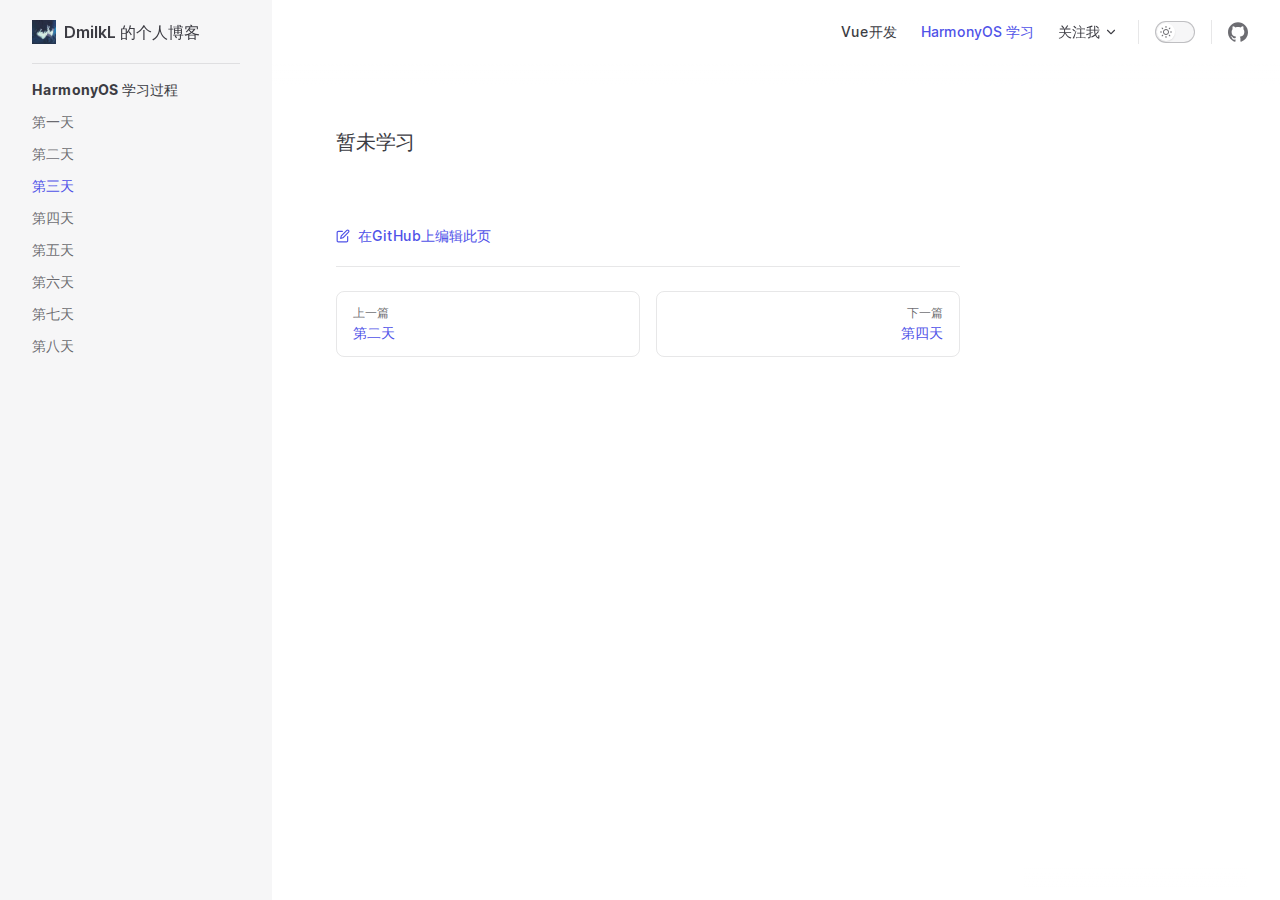
<file: HarmonyOS-Study/Third.html>
<!DOCTYPE html>
<html lang="en-US" dir="ltr">
  <head>
    <meta charset="utf-8">
    <meta name="viewport" content="width=device-width,initial-scale=1">
    <title>DmilkL 的个人博客 | DmilkL 的个人博客</title>
    <meta name="description" content="A VitePress site">
    <link rel="preload stylesheet" href="/assets/style.9378356c.css" as="style">
    
    <script type="module" src="/assets/app.f9e639c7.js"></script>
    <link rel="preload" href="/assets/inter-roman-latin.2ed14f66.woff2" as="font" type="font/woff2" crossorigin="">
    <link rel="modulepreload" href="/assets/chunks/framework.2116cc8b.js">
    <link rel="modulepreload" href="/assets/chunks/theme.59985a9a.js">
    <link rel="modulepreload" href="/assets/HarmonyOS-Study_Third.md.0818d7a8.lean.js">
    <script id="check-dark-light">(()=>{const e=localStorage.getItem("vitepress-theme-appearance")||"",a=window.matchMedia("(prefers-color-scheme: dark)").matches;(!e||e==="auto"?a:e==="dark")&&document.documentElement.classList.add("dark")})();</script>
  </head>
  <body>
    <div id="app"><div class="Layout" data-v-255ec12d><!--[--><!--]--><!--[--><span tabindex="-1" data-v-ae3e3f51></span><a href="#VPContent" class="VPSkipLink visually-hidden" data-v-ae3e3f51> Skip to content </a><!--]--><!----><header class="VPNav" data-v-255ec12d data-v-7e5bc4a5><div class="VPNavBar has-sidebar" data-v-7e5bc4a5 data-v-faa4ef78><div class="container" data-v-faa4ef78><div class="title" data-v-faa4ef78><div class="VPNavBarTitle has-sidebar" data-v-faa4ef78 data-v-8bbac535><a class="title" href="/" data-v-8bbac535><!--[--><!--]--><!--[--><img class="VPImage logo" src="/Head Portrait.jpg" alt data-v-6db2186b><!--]--><!--[-->DmilkL 的个人博客<!--]--><!--[--><!--]--></a></div></div><div class="content" data-v-faa4ef78><div class="curtain" data-v-faa4ef78></div><div class="content-body" data-v-faa4ef78><!--[--><!--]--><div class="VPNavBarSearch search" style="--vp-meta-key:&#39;Meta&#39;;" data-v-faa4ef78><!----></div><nav aria-labelledby="main-nav-aria-label" class="VPNavBarMenu menu" data-v-faa4ef78 data-v-7f418b0f><span id="main-nav-aria-label" class="visually-hidden" data-v-7f418b0f>Main Navigation</span><!--[--><!--[--><a class="VPLink link VPNavBarMenuLink" href="/Vue-Dev/First.html" tabindex="0" data-v-7f418b0f data-v-5e623618><!--[-->Vue开发<!--]--></a><!--]--><!--[--><a class="VPLink link VPNavBarMenuLink active" href="/HarmonyOS-Study/First.html" tabindex="0" data-v-7f418b0f data-v-5e623618><!--[-->HarmonyOS 学习<!--]--></a><!--]--><!--[--><div class="VPFlyout VPNavBarMenuGroup" data-v-7f418b0f data-v-764effdf><button type="button" class="button" aria-haspopup="true" aria-expanded="false" data-v-764effdf><span class="text" data-v-764effdf><!----> 关注我 <svg xmlns="http://www.w3.org/2000/svg" aria-hidden="true" focusable="false" viewbox="0 0 24 24" class="text-icon" data-v-764effdf><path d="M12,16c-0.3,0-0.5-0.1-0.7-0.3l-6-6c-0.4-0.4-0.4-1,0-1.4s1-0.4,1.4,0l5.3,5.3l5.3-5.3c0.4-0.4,1-0.4,1.4,0s0.4,1,0,1.4l-6,6C12.5,15.9,12.3,16,12,16z"></path></svg></span></button><div class="menu" data-v-764effdf><div class="VPMenu" data-v-764effdf data-v-e7ea1737><div class="items" data-v-e7ea1737><!--[--><!--[--><div class="VPMenuLink" data-v-e7ea1737 data-v-2f2cfafc><a class="VPLink link vp-external-link-icon" href="https://space.bilibili.com/382037960?spm_id_from=333.1007.0.0" target="_blank" rel="noreferrer" data-v-2f2cfafc><!--[-->BiliBili<!--]--></a></div><!--]--><!--[--><div class="VPMenuLink" data-v-e7ea1737 data-v-2f2cfafc><a class="VPLink link vp-external-link-icon" href="https://github.com/LDmilk" target="_blank" rel="noreferrer" data-v-2f2cfafc><!--[-->Github<!--]--></a></div><!--]--><!--]--></div><!--[--><!--]--></div></div></div><!--]--><!--]--></nav><!----><div class="VPNavBarAppearance appearance" data-v-faa4ef78 data-v-f6a63727><button class="VPSwitch VPSwitchAppearance" type="button" role="switch" title="toggle dark mode" aria-checked="false" data-v-f6a63727 data-v-82b282f1 data-v-f3c41672><span class="check" data-v-f3c41672><span class="icon" data-v-f3c41672><!--[--><svg xmlns="http://www.w3.org/2000/svg" aria-hidden="true" focusable="false" viewbox="0 0 24 24" class="sun" data-v-82b282f1><path d="M12,18c-3.3,0-6-2.7-6-6s2.7-6,6-6s6,2.7,6,6S15.3,18,12,18zM12,8c-2.2,0-4,1.8-4,4c0,2.2,1.8,4,4,4c2.2,0,4-1.8,4-4C16,9.8,14.2,8,12,8z"></path><path d="M12,4c-0.6,0-1-0.4-1-1V1c0-0.6,0.4-1,1-1s1,0.4,1,1v2C13,3.6,12.6,4,12,4z"></path><path d="M12,24c-0.6,0-1-0.4-1-1v-2c0-0.6,0.4-1,1-1s1,0.4,1,1v2C13,23.6,12.6,24,12,24z"></path><path d="M5.6,6.6c-0.3,0-0.5-0.1-0.7-0.3L3.5,4.9c-0.4-0.4-0.4-1,0-1.4s1-0.4,1.4,0l1.4,1.4c0.4,0.4,0.4,1,0,1.4C6.2,6.5,5.9,6.6,5.6,6.6z"></path><path d="M19.8,20.8c-0.3,0-0.5-0.1-0.7-0.3l-1.4-1.4c-0.4-0.4-0.4-1,0-1.4s1-0.4,1.4,0l1.4,1.4c0.4,0.4,0.4,1,0,1.4C20.3,20.7,20,20.8,19.8,20.8z"></path><path d="M3,13H1c-0.6,0-1-0.4-1-1s0.4-1,1-1h2c0.6,0,1,0.4,1,1S3.6,13,3,13z"></path><path d="M23,13h-2c-0.6,0-1-0.4-1-1s0.4-1,1-1h2c0.6,0,1,0.4,1,1S23.6,13,23,13z"></path><path d="M4.2,20.8c-0.3,0-0.5-0.1-0.7-0.3c-0.4-0.4-0.4-1,0-1.4l1.4-1.4c0.4-0.4,1-0.4,1.4,0s0.4,1,0,1.4l-1.4,1.4C4.7,20.7,4.5,20.8,4.2,20.8z"></path><path d="M18.4,6.6c-0.3,0-0.5-0.1-0.7-0.3c-0.4-0.4-0.4-1,0-1.4l1.4-1.4c0.4-0.4,1-0.4,1.4,0s0.4,1,0,1.4l-1.4,1.4C18.9,6.5,18.6,6.6,18.4,6.6z"></path></svg><svg xmlns="http://www.w3.org/2000/svg" aria-hidden="true" focusable="false" viewbox="0 0 24 24" class="moon" data-v-82b282f1><path d="M12.1,22c-0.3,0-0.6,0-0.9,0c-5.5-0.5-9.5-5.4-9-10.9c0.4-4.8,4.2-8.6,9-9c0.4,0,0.8,0.2,1,0.5c0.2,0.3,0.2,0.8-0.1,1.1c-2,2.7-1.4,6.4,1.3,8.4c2.1,1.6,5,1.6,7.1,0c0.3-0.2,0.7-0.3,1.1-0.1c0.3,0.2,0.5,0.6,0.5,1c-0.2,2.7-1.5,5.1-3.6,6.8C16.6,21.2,14.4,22,12.1,22zM9.3,4.4c-2.9,1-5,3.6-5.2,6.8c-0.4,4.4,2.8,8.3,7.2,8.7c2.1,0.2,4.2-0.4,5.8-1.8c1.1-0.9,1.9-2.1,2.4-3.4c-2.5,0.9-5.3,0.5-7.5-1.1C9.2,11.4,8.1,7.7,9.3,4.4z"></path></svg><!--]--></span></span></button></div><div class="VPSocialLinks VPNavBarSocialLinks social-links" data-v-faa4ef78 data-v-0394ad82 data-v-7bc22406><!--[--><a class="VPSocialLink no-icon" href="https://github.com/LDmilk" aria-label="github" target="_blank" rel="noopener" data-v-7bc22406 data-v-f80f8133><svg role="img" viewBox="0 0 24 24" xmlns="http://www.w3.org/2000/svg"><title>GitHub</title><path d="M12 .297c-6.63 0-12 5.373-12 12 0 5.303 3.438 9.8 8.205 11.385.6.113.82-.258.82-.577 0-.285-.01-1.04-.015-2.04-3.338.724-4.042-1.61-4.042-1.61C4.422 18.07 3.633 17.7 3.633 17.7c-1.087-.744.084-.729.084-.729 1.205.084 1.838 1.236 1.838 1.236 1.07 1.835 2.809 1.305 3.495.998.108-.776.417-1.305.76-1.605-2.665-.3-5.466-1.332-5.466-5.93 0-1.31.465-2.38 1.235-3.22-.135-.303-.54-1.523.105-3.176 0 0 1.005-.322 3.3 1.23.96-.267 1.98-.399 3-.405 1.02.006 2.04.138 3 .405 2.28-1.552 3.285-1.23 3.285-1.23.645 1.653.24 2.873.12 3.176.765.84 1.23 1.91 1.23 3.22 0 4.61-2.805 5.625-5.475 5.92.42.36.81 1.096.81 2.22 0 1.606-.015 2.896-.015 3.286 0 .315.21.69.825.57C20.565 22.092 24 17.592 24 12.297c0-6.627-5.373-12-12-12"/></svg></a><!--]--></div><div class="VPFlyout VPNavBarExtra extra" data-v-faa4ef78 data-v-40855f84 data-v-764effdf><button type="button" class="button" aria-haspopup="true" aria-expanded="false" aria-label="extra navigation" data-v-764effdf><svg xmlns="http://www.w3.org/2000/svg" aria-hidden="true" focusable="false" viewbox="0 0 24 24" class="icon" data-v-764effdf><circle cx="12" cy="12" r="2"></circle><circle cx="19" cy="12" r="2"></circle><circle cx="5" cy="12" r="2"></circle></svg></button><div class="menu" data-v-764effdf><div class="VPMenu" data-v-764effdf data-v-e7ea1737><!----><!--[--><!--[--><!----><div class="group" data-v-40855f84><div class="item appearance" data-v-40855f84><p class="label" data-v-40855f84>Appearance</p><div class="appearance-action" data-v-40855f84><button class="VPSwitch VPSwitchAppearance" type="button" role="switch" title="toggle dark mode" aria-checked="false" data-v-40855f84 data-v-82b282f1 data-v-f3c41672><span class="check" data-v-f3c41672><span class="icon" data-v-f3c41672><!--[--><svg xmlns="http://www.w3.org/2000/svg" aria-hidden="true" focusable="false" viewbox="0 0 24 24" class="sun" data-v-82b282f1><path d="M12,18c-3.3,0-6-2.7-6-6s2.7-6,6-6s6,2.7,6,6S15.3,18,12,18zM12,8c-2.2,0-4,1.8-4,4c0,2.2,1.8,4,4,4c2.2,0,4-1.8,4-4C16,9.8,14.2,8,12,8z"></path><path d="M12,4c-0.6,0-1-0.4-1-1V1c0-0.6,0.4-1,1-1s1,0.4,1,1v2C13,3.6,12.6,4,12,4z"></path><path d="M12,24c-0.6,0-1-0.4-1-1v-2c0-0.6,0.4-1,1-1s1,0.4,1,1v2C13,23.6,12.6,24,12,24z"></path><path d="M5.6,6.6c-0.3,0-0.5-0.1-0.7-0.3L3.5,4.9c-0.4-0.4-0.4-1,0-1.4s1-0.4,1.4,0l1.4,1.4c0.4,0.4,0.4,1,0,1.4C6.2,6.5,5.9,6.6,5.6,6.6z"></path><path d="M19.8,20.8c-0.3,0-0.5-0.1-0.7-0.3l-1.4-1.4c-0.4-0.4-0.4-1,0-1.4s1-0.4,1.4,0l1.4,1.4c0.4,0.4,0.4,1,0,1.4C20.3,20.7,20,20.8,19.8,20.8z"></path><path d="M3,13H1c-0.6,0-1-0.4-1-1s0.4-1,1-1h2c0.6,0,1,0.4,1,1S3.6,13,3,13z"></path><path d="M23,13h-2c-0.6,0-1-0.4-1-1s0.4-1,1-1h2c0.6,0,1,0.4,1,1S23.6,13,23,13z"></path><path d="M4.2,20.8c-0.3,0-0.5-0.1-0.7-0.3c-0.4-0.4-0.4-1,0-1.4l1.4-1.4c0.4-0.4,1-0.4,1.4,0s0.4,1,0,1.4l-1.4,1.4C4.7,20.7,4.5,20.8,4.2,20.8z"></path><path d="M18.4,6.6c-0.3,0-0.5-0.1-0.7-0.3c-0.4-0.4-0.4-1,0-1.4l1.4-1.4c0.4-0.4,1-0.4,1.4,0s0.4,1,0,1.4l-1.4,1.4C18.9,6.5,18.6,6.6,18.4,6.6z"></path></svg><svg xmlns="http://www.w3.org/2000/svg" aria-hidden="true" focusable="false" viewbox="0 0 24 24" class="moon" data-v-82b282f1><path d="M12.1,22c-0.3,0-0.6,0-0.9,0c-5.5-0.5-9.5-5.4-9-10.9c0.4-4.8,4.2-8.6,9-9c0.4,0,0.8,0.2,1,0.5c0.2,0.3,0.2,0.8-0.1,1.1c-2,2.7-1.4,6.4,1.3,8.4c2.1,1.6,5,1.6,7.1,0c0.3-0.2,0.7-0.3,1.1-0.1c0.3,0.2,0.5,0.6,0.5,1c-0.2,2.7-1.5,5.1-3.6,6.8C16.6,21.2,14.4,22,12.1,22zM9.3,4.4c-2.9,1-5,3.6-5.2,6.8c-0.4,4.4,2.8,8.3,7.2,8.7c2.1,0.2,4.2-0.4,5.8-1.8c1.1-0.9,1.9-2.1,2.4-3.4c-2.5,0.9-5.3,0.5-7.5-1.1C9.2,11.4,8.1,7.7,9.3,4.4z"></path></svg><!--]--></span></span></button></div></div></div><div class="group" data-v-40855f84><div class="item social-links" data-v-40855f84><div class="VPSocialLinks social-links-list" data-v-40855f84 data-v-7bc22406><!--[--><a class="VPSocialLink no-icon" href="https://github.com/LDmilk" aria-label="github" target="_blank" rel="noopener" data-v-7bc22406 data-v-f80f8133><svg role="img" viewBox="0 0 24 24" xmlns="http://www.w3.org/2000/svg"><title>GitHub</title><path d="M12 .297c-6.63 0-12 5.373-12 12 0 5.303 3.438 9.8 8.205 11.385.6.113.82-.258.82-.577 0-.285-.01-1.04-.015-2.04-3.338.724-4.042-1.61-4.042-1.61C4.422 18.07 3.633 17.7 3.633 17.7c-1.087-.744.084-.729.084-.729 1.205.084 1.838 1.236 1.838 1.236 1.07 1.835 2.809 1.305 3.495.998.108-.776.417-1.305.76-1.605-2.665-.3-5.466-1.332-5.466-5.93 0-1.31.465-2.38 1.235-3.22-.135-.303-.54-1.523.105-3.176 0 0 1.005-.322 3.3 1.23.96-.267 1.98-.399 3-.405 1.02.006 2.04.138 3 .405 2.28-1.552 3.285-1.23 3.285-1.23.645 1.653.24 2.873.12 3.176.765.84 1.23 1.91 1.23 3.22 0 4.61-2.805 5.625-5.475 5.92.42.36.81 1.096.81 2.22 0 1.606-.015 2.896-.015 3.286 0 .315.21.69.825.57C20.565 22.092 24 17.592 24 12.297c0-6.627-5.373-12-12-12"/></svg></a><!--]--></div></div></div><!--]--><!--]--></div></div></div><!--[--><!--]--><button type="button" class="VPNavBarHamburger hamburger" aria-label="mobile navigation" aria-expanded="false" aria-controls="VPNavScreen" data-v-faa4ef78 data-v-e5dd9c1c><span class="container" data-v-e5dd9c1c><span class="top" data-v-e5dd9c1c></span><span class="middle" data-v-e5dd9c1c></span><span class="bottom" data-v-e5dd9c1c></span></span></button></div></div></div></div><!----></header><div class="VPLocalNav reached-top" data-v-255ec12d data-v-5cfd5582><button class="menu" aria-expanded="false" aria-controls="VPSidebarNav" data-v-5cfd5582><svg xmlns="http://www.w3.org/2000/svg" aria-hidden="true" focusable="false" viewbox="0 0 24 24" class="menu-icon" data-v-5cfd5582><path d="M17,11H3c-0.6,0-1-0.4-1-1s0.4-1,1-1h14c0.6,0,1,0.4,1,1S17.6,11,17,11z"></path><path d="M21,7H3C2.4,7,2,6.6,2,6s0.4-1,1-1h18c0.6,0,1,0.4,1,1S21.6,7,21,7z"></path><path d="M21,15H3c-0.6,0-1-0.4-1-1s0.4-1,1-1h18c0.6,0,1,0.4,1,1S21.6,15,21,15z"></path><path d="M17,19H3c-0.6,0-1-0.4-1-1s0.4-1,1-1h14c0.6,0,1,0.4,1,1S17.6,19,17,19z"></path></svg><span class="menu-text" data-v-5cfd5582>Menu</span></button><div class="VPLocalNavOutlineDropdown" style="--vp-vh:0px;" data-v-5cfd5582 data-v-d5bb9d56><button data-v-d5bb9d56>Return to top</button><!----></div></div><aside class="VPSidebar" data-v-255ec12d data-v-845b8fc6><div class="curtain" data-v-845b8fc6></div><nav class="nav" id="VPSidebarNav" aria-labelledby="sidebar-aria-label" tabindex="-1" data-v-845b8fc6><span class="visually-hidden" id="sidebar-aria-label" data-v-845b8fc6> Sidebar Navigation </span><!--[--><!--]--><!--[--><div class="group" data-v-845b8fc6><section class="VPSidebarItem level-0 has-active" data-v-845b8fc6 data-v-4fbabd82><div class="item" role="button" tabindex="0" data-v-4fbabd82><div class="indicator" data-v-4fbabd82></div><h2 class="text" data-v-4fbabd82>HarmonyOS 学习过程</h2><!----></div><div class="items" data-v-4fbabd82><!--[--><div class="VPSidebarItem level-1 is-link" data-v-4fbabd82 data-v-4fbabd82><div class="item" data-v-4fbabd82><div class="indicator" data-v-4fbabd82></div><a class="VPLink link link" href="/HarmonyOS-Study/First.html" data-v-4fbabd82><!--[--><p class="text" data-v-4fbabd82>第一天</p><!--]--></a><!----></div><!----></div><div class="VPSidebarItem level-1 is-link" data-v-4fbabd82 data-v-4fbabd82><div class="item" data-v-4fbabd82><div class="indicator" data-v-4fbabd82></div><a class="VPLink link link" href="/HarmonyOS-Study/Second.html" data-v-4fbabd82><!--[--><p class="text" data-v-4fbabd82>第二天</p><!--]--></a><!----></div><!----></div><div class="VPSidebarItem level-1 is-link is-active has-active" data-v-4fbabd82 data-v-4fbabd82><div class="item" data-v-4fbabd82><div class="indicator" data-v-4fbabd82></div><a class="VPLink link link" href="/HarmonyOS-Study/Third.html" data-v-4fbabd82><!--[--><p class="text" data-v-4fbabd82>第三天</p><!--]--></a><!----></div><!----></div><div class="VPSidebarItem level-1 is-link" data-v-4fbabd82 data-v-4fbabd82><div class="item" data-v-4fbabd82><div class="indicator" data-v-4fbabd82></div><a class="VPLink link link" href="/HarmonyOS-Study/Fourth.html" data-v-4fbabd82><!--[--><p class="text" data-v-4fbabd82>第四天</p><!--]--></a><!----></div><!----></div><div class="VPSidebarItem level-1 is-link" data-v-4fbabd82 data-v-4fbabd82><div class="item" data-v-4fbabd82><div class="indicator" data-v-4fbabd82></div><a class="VPLink link link" href="/HarmonyOS-Study/Fifth.html" data-v-4fbabd82><!--[--><p class="text" data-v-4fbabd82>第五天</p><!--]--></a><!----></div><!----></div><div class="VPSidebarItem level-1 is-link" data-v-4fbabd82 data-v-4fbabd82><div class="item" data-v-4fbabd82><div class="indicator" data-v-4fbabd82></div><a class="VPLink link link" href="/HarmonyOS-Study/Sixth.html" data-v-4fbabd82><!--[--><p class="text" data-v-4fbabd82>第六天</p><!--]--></a><!----></div><!----></div><div class="VPSidebarItem level-1 is-link" data-v-4fbabd82 data-v-4fbabd82><div class="item" data-v-4fbabd82><div class="indicator" data-v-4fbabd82></div><a class="VPLink link link" href="/HarmonyOS-Study/Seventh.html" data-v-4fbabd82><!--[--><p class="text" data-v-4fbabd82>第七天</p><!--]--></a><!----></div><!----></div><div class="VPSidebarItem level-1 is-link" data-v-4fbabd82 data-v-4fbabd82><div class="item" data-v-4fbabd82><div class="indicator" data-v-4fbabd82></div><a class="VPLink link link" href="/HarmonyOS-Study/Eighth.html" data-v-4fbabd82><!--[--><p class="text" data-v-4fbabd82>第八天</p><!--]--></a><!----></div><!----></div><!--]--></div></section></div><!--]--><!--[--><!--]--></nav></aside><div class="VPContent has-sidebar" id="VPContent" data-v-255ec12d data-v-3107c4ee><div class="VPDoc has-sidebar has-aside" data-v-3107c4ee data-v-6b87e69f><!--[--><!--]--><div class="container" data-v-6b87e69f><div class="aside" data-v-6b87e69f><div class="aside-curtain" data-v-6b87e69f></div><div class="aside-container" data-v-6b87e69f><div class="aside-content" data-v-6b87e69f><div class="VPDocAside" data-v-6b87e69f data-v-3f215769><!--[--><!--]--><!--[--><!--]--><div class="VPDocAsideOutline" data-v-3f215769 data-v-ff0f39c8><div class="content" data-v-ff0f39c8><div class="outline-marker" data-v-ff0f39c8></div><div class="outline-title" data-v-ff0f39c8>On this page</div><nav aria-labelledby="doc-outline-aria-label" data-v-ff0f39c8><span class="visually-hidden" id="doc-outline-aria-label" data-v-ff0f39c8> Table of Contents for current page </span><ul class="root" data-v-ff0f39c8 data-v-b0ff2abe><!--[--><!--]--></ul></nav></div></div><!--[--><!--]--><div class="spacer" data-v-3f215769></div><!--[--><!--]--><!----><!--[--><!--]--><!--[--><!--]--></div></div></div></div><div class="content" data-v-6b87e69f><div class="content-container" data-v-6b87e69f><!--[--><!--]--><!----><main class="main" data-v-6b87e69f><div style="position:relative;" class="vp-doc _HarmonyOS-Study_Third" data-v-6b87e69f><div><h3 id="暂未学习" tabindex="-1">暂未学习 <a class="header-anchor" href="#暂未学习" aria-label="Permalink to &quot;暂未学习&quot;">​</a></h3></div></div></main><footer class="VPDocFooter" data-v-6b87e69f data-v-37656e44><!--[--><!--]--><div class="edit-info" data-v-37656e44><div class="edit-link" data-v-37656e44><span class="VPLink no-icon edit-link-button" data-v-37656e44><!--[--><svg xmlns="http://www.w3.org/2000/svg" viewbox="0 0 24 24" class="edit-link-icon" aria-label="edit icon" data-v-37656e44><path d="M18,23H4c-1.7,0-3-1.3-3-3V6c0-1.7,1.3-3,3-3h7c0.6,0,1,0.4,1,1s-0.4,1-1,1H4C3.4,5,3,5.4,3,6v14c0,0.6,0.4,1,1,1h14c0.6,0,1-0.4,1-1v-7c0-0.6,0.4-1,1-1s1,0.4,1,1v7C21,21.7,19.7,23,18,23z"></path><path d="M8,17c-0.3,0-0.5-0.1-0.7-0.3C7,16.5,6.9,16.1,7,15.8l1-4c0-0.2,0.1-0.3,0.3-0.5l9.5-9.5c1.2-1.2,3.2-1.2,4.4,0c1.2,1.2,1.2,3.2,0,4.4l-9.5,9.5c-0.1,0.1-0.3,0.2-0.5,0.3l-4,1C8.2,17,8.1,17,8,17zM9.9,12.5l-0.5,2.1l2.1-0.5l9.3-9.3c0.4-0.4,0.4-1.1,0-1.6c-0.4-0.4-1.2-0.4-1.6,0l0,0L9.9,12.5z M18.5,2.5L18.5,2.5L18.5,2.5z"></path></svg> 在GitHub上编辑此页<!--]--></span></div><!----></div><nav class="prev-next" data-v-37656e44><div class="pager" data-v-37656e44><a class="pager-link prev" href="/HarmonyOS-Study/Second.html" data-v-37656e44><span class="desc" data-v-37656e44>上一篇</span><span class="title" data-v-37656e44>第二天</span></a></div><div class="pager" data-v-37656e44><a class="pager-link next" href="/HarmonyOS-Study/Fourth.html" data-v-37656e44><span class="desc" data-v-37656e44>下一篇</span><span class="title" data-v-37656e44>第四天</span></a></div></nav></footer><!--[--><!--]--></div></div></div><!--[--><!--]--></div></div><footer class="VPFooter has-sidebar" data-v-255ec12d data-v-e03eb2e1><div class="container" data-v-e03eb2e1><p class="message" data-v-e03eb2e1>由Github，Vitepress独家赞助</p><p class="copyright" data-v-e03eb2e1>本中文文档内容版权为 DmilkL 官方团队所有，保留所有权利。</p></div></footer><!--[--><!--]--></div></div>
    <script>window.__VP_HASH_MAP__=JSON.parse("{\"vue-dev_second.md\":\"9f73553a\",\"harmonyos-study_second.md\":\"39b34d00\",\"harmonyos-study_seventh.md\":\"4b82f197\",\"harmonyos-study_sixth.md\":\"da9a4e60\",\"harmonyos-study_fourth.md\":\"b4e751aa\",\"vue-dev_finally.md\":\"5358b5bf\",\"harmonyos-study_third.md\":\"0818d7a8\",\"vue-dev_first.md\":\"d2ce300f\",\"harmonyos-study_first.md\":\"c792a766\",\"index.md\":\"c5037272\",\"harmonyos-study_eighth.md\":\"52a7d6c1\",\"harmonyos-study_fifth.md\":\"448a580a\",\"vue-dev_then.md\":\"35264654\"}");window.__VP_SITE_DATA__=JSON.parse("{\"lang\":\"en-US\",\"dir\":\"ltr\",\"title\":\"DmilkL 的个人博客\",\"description\":\"A VitePress site\",\"base\":\"/\",\"head\":[],\"appearance\":true,\"themeConfig\":{\"logo\":\"/Head Portrait.jpg\",\"socialLinks\":[{\"icon\":\"github\",\"link\":\"https://github.com/LDmilk\"}],\"nav\":[{\"text\":\"Vue开发\",\"link\":\"/Vue-Dev/First.md\",\"activeMatch\":\"/Vue-Dev\"},{\"text\":\"HarmonyOS 学习\",\"link\":\"/HarmonyOS-Study/First.md\",\"activeMatch\":\"/HarmonyOS-Study\"},{\"text\":\"关注我\",\"items\":[{\"text\":\"BiliBili\",\"link\":\"https://space.bilibili.com/382037960?spm_id_from=333.1007.0.0\"},{\"text\":\"Github\",\"link\":\"https://github.com/LDmilk\"}]}],\"sidebar\":{\"Vue-Dev\":[{\"text\":\"Vue 项目开发过程\",\"items\":[{\"text\":\"创建项目\",\"link\":\"/Vue-Dev/First.md\"},{\"text\":\"启动项目\",\"link\":\"/Vue-Dev/Second.md\"},{\"text\":\"完善项目\",\"link\":\"/Vue-Dev/Then.md\"},{\"text\":\"发布项目\",\"link\":\"/Vue-Dev/Finally.md\"}]}],\"/HarmonyOS-Study/\":[{\"text\":\"HarmonyOS 学习过程\",\"items\":[{\"text\":\"第一天\",\"link\":\"/HarmonyOS-Study/First.md\"},{\"text\":\"第二天\",\"link\":\"/HarmonyOS-Study/Second.md\"},{\"text\":\"第三天\",\"link\":\"/HarmonyOS-Study/Third.md\"},{\"text\":\"第四天\",\"link\":\"/HarmonyOS-Study/Fourth.md\"},{\"text\":\"第五天\",\"link\":\"/HarmonyOS-Study/Fifth.md\"},{\"text\":\"第六天\",\"link\":\"/HarmonyOS-Study/Sixth.md\"},{\"text\":\"第七天\",\"link\":\"/HarmonyOS-Study/Seventh.md\"},{\"text\":\"第八天\",\"link\":\"/HarmonyOS-Study/Eighth.md\"}]}]},\"docFooter\":{\"prev\":\"上一篇\",\"next\":\"下一篇\"},\"editLink\":{\"pattern\":\"\",\"text\":\"在GitHub上编辑此页\"},\"lastUpdatedText\":\"最近更新时间\",\"footer\":{\"message\":\"由Github，Vitepress独家赞助\",\"copyright\":\"本中文文档内容版权为 DmilkL 官方团队所有，保留所有权利。\"}},\"locales\":{},\"scrollOffset\":90,\"cleanUrls\":false}");</script>
    
  </body>
</html>
</file>
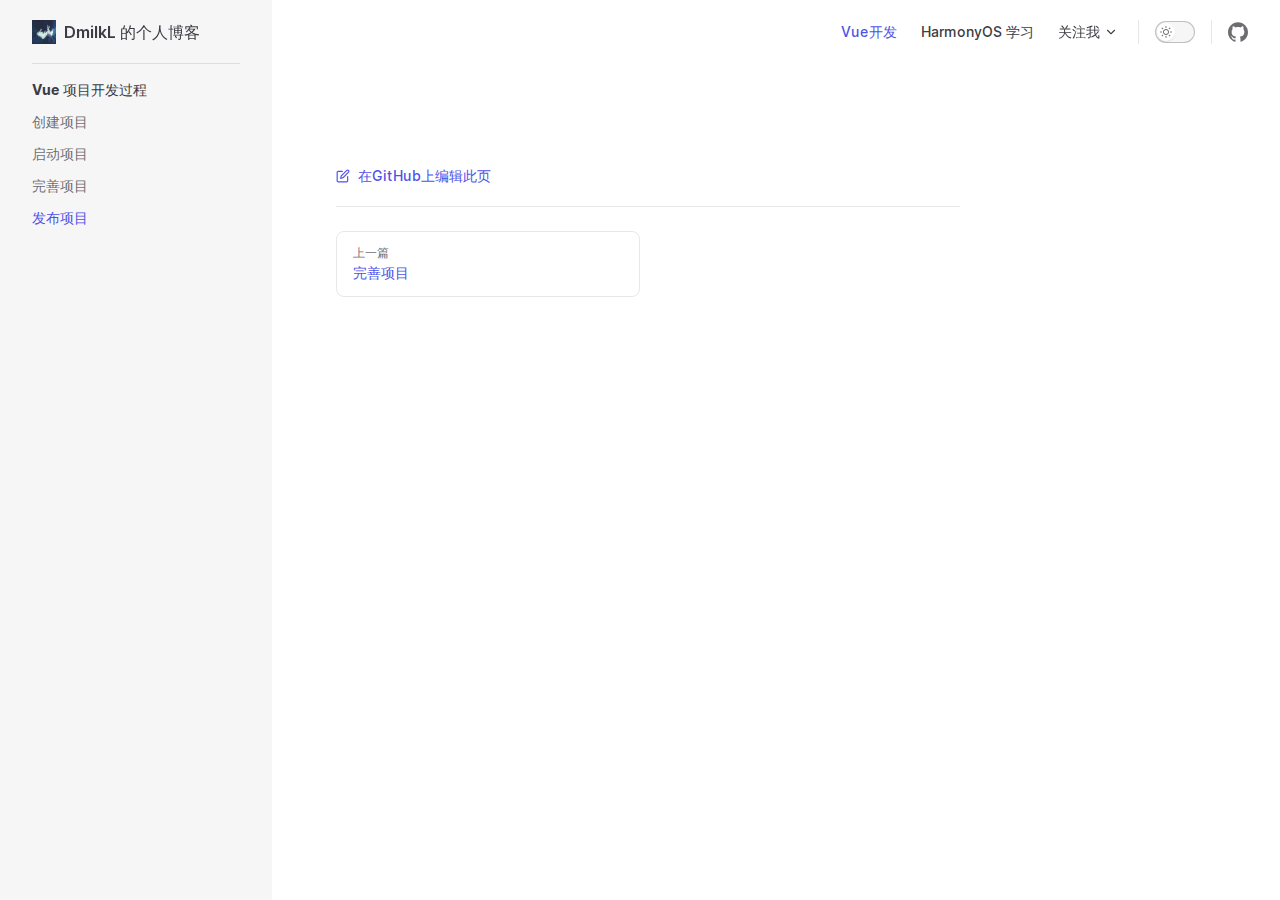
<file: Vue-Dev/Finally.html>
<!DOCTYPE html>
<html lang="en-US" dir="ltr">
  <head>
    <meta charset="utf-8">
    <meta name="viewport" content="width=device-width,initial-scale=1">
    <title>DmilkL 的个人博客 | DmilkL 的个人博客</title>
    <meta name="description" content="A VitePress site">
    <link rel="preload stylesheet" href="/assets/style.9378356c.css" as="style">
    
    <script type="module" src="/assets/app.f9e639c7.js"></script>
    <link rel="preload" href="/assets/inter-roman-latin.2ed14f66.woff2" as="font" type="font/woff2" crossorigin="">
    <link rel="modulepreload" href="/assets/chunks/framework.2116cc8b.js">
    <link rel="modulepreload" href="/assets/chunks/theme.59985a9a.js">
    <link rel="modulepreload" href="/assets/Vue-Dev_Finally.md.5358b5bf.lean.js">
    <script id="check-dark-light">(()=>{const e=localStorage.getItem("vitepress-theme-appearance")||"",a=window.matchMedia("(prefers-color-scheme: dark)").matches;(!e||e==="auto"?a:e==="dark")&&document.documentElement.classList.add("dark")})();</script>
  </head>
  <body>
    <div id="app"><div class="Layout" data-v-255ec12d><!--[--><!--]--><!--[--><span tabindex="-1" data-v-ae3e3f51></span><a href="#VPContent" class="VPSkipLink visually-hidden" data-v-ae3e3f51> Skip to content </a><!--]--><!----><header class="VPNav" data-v-255ec12d data-v-7e5bc4a5><div class="VPNavBar has-sidebar" data-v-7e5bc4a5 data-v-faa4ef78><div class="container" data-v-faa4ef78><div class="title" data-v-faa4ef78><div class="VPNavBarTitle has-sidebar" data-v-faa4ef78 data-v-8bbac535><a class="title" href="/" data-v-8bbac535><!--[--><!--]--><!--[--><img class="VPImage logo" src="/Head Portrait.jpg" alt data-v-6db2186b><!--]--><!--[-->DmilkL 的个人博客<!--]--><!--[--><!--]--></a></div></div><div class="content" data-v-faa4ef78><div class="curtain" data-v-faa4ef78></div><div class="content-body" data-v-faa4ef78><!--[--><!--]--><div class="VPNavBarSearch search" style="--vp-meta-key:&#39;Meta&#39;;" data-v-faa4ef78><!----></div><nav aria-labelledby="main-nav-aria-label" class="VPNavBarMenu menu" data-v-faa4ef78 data-v-7f418b0f><span id="main-nav-aria-label" class="visually-hidden" data-v-7f418b0f>Main Navigation</span><!--[--><!--[--><a class="VPLink link VPNavBarMenuLink active" href="/Vue-Dev/First.html" tabindex="0" data-v-7f418b0f data-v-5e623618><!--[-->Vue开发<!--]--></a><!--]--><!--[--><a class="VPLink link VPNavBarMenuLink" href="/HarmonyOS-Study/First.html" tabindex="0" data-v-7f418b0f data-v-5e623618><!--[-->HarmonyOS 学习<!--]--></a><!--]--><!--[--><div class="VPFlyout VPNavBarMenuGroup" data-v-7f418b0f data-v-764effdf><button type="button" class="button" aria-haspopup="true" aria-expanded="false" data-v-764effdf><span class="text" data-v-764effdf><!----> 关注我 <svg xmlns="http://www.w3.org/2000/svg" aria-hidden="true" focusable="false" viewbox="0 0 24 24" class="text-icon" data-v-764effdf><path d="M12,16c-0.3,0-0.5-0.1-0.7-0.3l-6-6c-0.4-0.4-0.4-1,0-1.4s1-0.4,1.4,0l5.3,5.3l5.3-5.3c0.4-0.4,1-0.4,1.4,0s0.4,1,0,1.4l-6,6C12.5,15.9,12.3,16,12,16z"></path></svg></span></button><div class="menu" data-v-764effdf><div class="VPMenu" data-v-764effdf data-v-e7ea1737><div class="items" data-v-e7ea1737><!--[--><!--[--><div class="VPMenuLink" data-v-e7ea1737 data-v-2f2cfafc><a class="VPLink link vp-external-link-icon" href="https://space.bilibili.com/382037960?spm_id_from=333.1007.0.0" target="_blank" rel="noreferrer" data-v-2f2cfafc><!--[-->BiliBili<!--]--></a></div><!--]--><!--[--><div class="VPMenuLink" data-v-e7ea1737 data-v-2f2cfafc><a class="VPLink link vp-external-link-icon" href="https://github.com/LDmilk" target="_blank" rel="noreferrer" data-v-2f2cfafc><!--[-->Github<!--]--></a></div><!--]--><!--]--></div><!--[--><!--]--></div></div></div><!--]--><!--]--></nav><!----><div class="VPNavBarAppearance appearance" data-v-faa4ef78 data-v-f6a63727><button class="VPSwitch VPSwitchAppearance" type="button" role="switch" title="toggle dark mode" aria-checked="false" data-v-f6a63727 data-v-82b282f1 data-v-f3c41672><span class="check" data-v-f3c41672><span class="icon" data-v-f3c41672><!--[--><svg xmlns="http://www.w3.org/2000/svg" aria-hidden="true" focusable="false" viewbox="0 0 24 24" class="sun" data-v-82b282f1><path d="M12,18c-3.3,0-6-2.7-6-6s2.7-6,6-6s6,2.7,6,6S15.3,18,12,18zM12,8c-2.2,0-4,1.8-4,4c0,2.2,1.8,4,4,4c2.2,0,4-1.8,4-4C16,9.8,14.2,8,12,8z"></path><path d="M12,4c-0.6,0-1-0.4-1-1V1c0-0.6,0.4-1,1-1s1,0.4,1,1v2C13,3.6,12.6,4,12,4z"></path><path d="M12,24c-0.6,0-1-0.4-1-1v-2c0-0.6,0.4-1,1-1s1,0.4,1,1v2C13,23.6,12.6,24,12,24z"></path><path d="M5.6,6.6c-0.3,0-0.5-0.1-0.7-0.3L3.5,4.9c-0.4-0.4-0.4-1,0-1.4s1-0.4,1.4,0l1.4,1.4c0.4,0.4,0.4,1,0,1.4C6.2,6.5,5.9,6.6,5.6,6.6z"></path><path d="M19.8,20.8c-0.3,0-0.5-0.1-0.7-0.3l-1.4-1.4c-0.4-0.4-0.4-1,0-1.4s1-0.4,1.4,0l1.4,1.4c0.4,0.4,0.4,1,0,1.4C20.3,20.7,20,20.8,19.8,20.8z"></path><path d="M3,13H1c-0.6,0-1-0.4-1-1s0.4-1,1-1h2c0.6,0,1,0.4,1,1S3.6,13,3,13z"></path><path d="M23,13h-2c-0.6,0-1-0.4-1-1s0.4-1,1-1h2c0.6,0,1,0.4,1,1S23.6,13,23,13z"></path><path d="M4.2,20.8c-0.3,0-0.5-0.1-0.7-0.3c-0.4-0.4-0.4-1,0-1.4l1.4-1.4c0.4-0.4,1-0.4,1.4,0s0.4,1,0,1.4l-1.4,1.4C4.7,20.7,4.5,20.8,4.2,20.8z"></path><path d="M18.4,6.6c-0.3,0-0.5-0.1-0.7-0.3c-0.4-0.4-0.4-1,0-1.4l1.4-1.4c0.4-0.4,1-0.4,1.4,0s0.4,1,0,1.4l-1.4,1.4C18.9,6.5,18.6,6.6,18.4,6.6z"></path></svg><svg xmlns="http://www.w3.org/2000/svg" aria-hidden="true" focusable="false" viewbox="0 0 24 24" class="moon" data-v-82b282f1><path d="M12.1,22c-0.3,0-0.6,0-0.9,0c-5.5-0.5-9.5-5.4-9-10.9c0.4-4.8,4.2-8.6,9-9c0.4,0,0.8,0.2,1,0.5c0.2,0.3,0.2,0.8-0.1,1.1c-2,2.7-1.4,6.4,1.3,8.4c2.1,1.6,5,1.6,7.1,0c0.3-0.2,0.7-0.3,1.1-0.1c0.3,0.2,0.5,0.6,0.5,1c-0.2,2.7-1.5,5.1-3.6,6.8C16.6,21.2,14.4,22,12.1,22zM9.3,4.4c-2.9,1-5,3.6-5.2,6.8c-0.4,4.4,2.8,8.3,7.2,8.7c2.1,0.2,4.2-0.4,5.8-1.8c1.1-0.9,1.9-2.1,2.4-3.4c-2.5,0.9-5.3,0.5-7.5-1.1C9.2,11.4,8.1,7.7,9.3,4.4z"></path></svg><!--]--></span></span></button></div><div class="VPSocialLinks VPNavBarSocialLinks social-links" data-v-faa4ef78 data-v-0394ad82 data-v-7bc22406><!--[--><a class="VPSocialLink no-icon" href="https://github.com/LDmilk" aria-label="github" target="_blank" rel="noopener" data-v-7bc22406 data-v-f80f8133><svg role="img" viewBox="0 0 24 24" xmlns="http://www.w3.org/2000/svg"><title>GitHub</title><path d="M12 .297c-6.63 0-12 5.373-12 12 0 5.303 3.438 9.8 8.205 11.385.6.113.82-.258.82-.577 0-.285-.01-1.04-.015-2.04-3.338.724-4.042-1.61-4.042-1.61C4.422 18.07 3.633 17.7 3.633 17.7c-1.087-.744.084-.729.084-.729 1.205.084 1.838 1.236 1.838 1.236 1.07 1.835 2.809 1.305 3.495.998.108-.776.417-1.305.76-1.605-2.665-.3-5.466-1.332-5.466-5.93 0-1.31.465-2.38 1.235-3.22-.135-.303-.54-1.523.105-3.176 0 0 1.005-.322 3.3 1.23.96-.267 1.98-.399 3-.405 1.02.006 2.04.138 3 .405 2.28-1.552 3.285-1.23 3.285-1.23.645 1.653.24 2.873.12 3.176.765.84 1.23 1.91 1.23 3.22 0 4.61-2.805 5.625-5.475 5.92.42.36.81 1.096.81 2.22 0 1.606-.015 2.896-.015 3.286 0 .315.21.69.825.57C20.565 22.092 24 17.592 24 12.297c0-6.627-5.373-12-12-12"/></svg></a><!--]--></div><div class="VPFlyout VPNavBarExtra extra" data-v-faa4ef78 data-v-40855f84 data-v-764effdf><button type="button" class="button" aria-haspopup="true" aria-expanded="false" aria-label="extra navigation" data-v-764effdf><svg xmlns="http://www.w3.org/2000/svg" aria-hidden="true" focusable="false" viewbox="0 0 24 24" class="icon" data-v-764effdf><circle cx="12" cy="12" r="2"></circle><circle cx="19" cy="12" r="2"></circle><circle cx="5" cy="12" r="2"></circle></svg></button><div class="menu" data-v-764effdf><div class="VPMenu" data-v-764effdf data-v-e7ea1737><!----><!--[--><!--[--><!----><div class="group" data-v-40855f84><div class="item appearance" data-v-40855f84><p class="label" data-v-40855f84>Appearance</p><div class="appearance-action" data-v-40855f84><button class="VPSwitch VPSwitchAppearance" type="button" role="switch" title="toggle dark mode" aria-checked="false" data-v-40855f84 data-v-82b282f1 data-v-f3c41672><span class="check" data-v-f3c41672><span class="icon" data-v-f3c41672><!--[--><svg xmlns="http://www.w3.org/2000/svg" aria-hidden="true" focusable="false" viewbox="0 0 24 24" class="sun" data-v-82b282f1><path d="M12,18c-3.3,0-6-2.7-6-6s2.7-6,6-6s6,2.7,6,6S15.3,18,12,18zM12,8c-2.2,0-4,1.8-4,4c0,2.2,1.8,4,4,4c2.2,0,4-1.8,4-4C16,9.8,14.2,8,12,8z"></path><path d="M12,4c-0.6,0-1-0.4-1-1V1c0-0.6,0.4-1,1-1s1,0.4,1,1v2C13,3.6,12.6,4,12,4z"></path><path d="M12,24c-0.6,0-1-0.4-1-1v-2c0-0.6,0.4-1,1-1s1,0.4,1,1v2C13,23.6,12.6,24,12,24z"></path><path d="M5.6,6.6c-0.3,0-0.5-0.1-0.7-0.3L3.5,4.9c-0.4-0.4-0.4-1,0-1.4s1-0.4,1.4,0l1.4,1.4c0.4,0.4,0.4,1,0,1.4C6.2,6.5,5.9,6.6,5.6,6.6z"></path><path d="M19.8,20.8c-0.3,0-0.5-0.1-0.7-0.3l-1.4-1.4c-0.4-0.4-0.4-1,0-1.4s1-0.4,1.4,0l1.4,1.4c0.4,0.4,0.4,1,0,1.4C20.3,20.7,20,20.8,19.8,20.8z"></path><path d="M3,13H1c-0.6,0-1-0.4-1-1s0.4-1,1-1h2c0.6,0,1,0.4,1,1S3.6,13,3,13z"></path><path d="M23,13h-2c-0.6,0-1-0.4-1-1s0.4-1,1-1h2c0.6,0,1,0.4,1,1S23.6,13,23,13z"></path><path d="M4.2,20.8c-0.3,0-0.5-0.1-0.7-0.3c-0.4-0.4-0.4-1,0-1.4l1.4-1.4c0.4-0.4,1-0.4,1.4,0s0.4,1,0,1.4l-1.4,1.4C4.7,20.7,4.5,20.8,4.2,20.8z"></path><path d="M18.4,6.6c-0.3,0-0.5-0.1-0.7-0.3c-0.4-0.4-0.4-1,0-1.4l1.4-1.4c0.4-0.4,1-0.4,1.4,0s0.4,1,0,1.4l-1.4,1.4C18.9,6.5,18.6,6.6,18.4,6.6z"></path></svg><svg xmlns="http://www.w3.org/2000/svg" aria-hidden="true" focusable="false" viewbox="0 0 24 24" class="moon" data-v-82b282f1><path d="M12.1,22c-0.3,0-0.6,0-0.9,0c-5.5-0.5-9.5-5.4-9-10.9c0.4-4.8,4.2-8.6,9-9c0.4,0,0.8,0.2,1,0.5c0.2,0.3,0.2,0.8-0.1,1.1c-2,2.7-1.4,6.4,1.3,8.4c2.1,1.6,5,1.6,7.1,0c0.3-0.2,0.7-0.3,1.1-0.1c0.3,0.2,0.5,0.6,0.5,1c-0.2,2.7-1.5,5.1-3.6,6.8C16.6,21.2,14.4,22,12.1,22zM9.3,4.4c-2.9,1-5,3.6-5.2,6.8c-0.4,4.4,2.8,8.3,7.2,8.7c2.1,0.2,4.2-0.4,5.8-1.8c1.1-0.9,1.9-2.1,2.4-3.4c-2.5,0.9-5.3,0.5-7.5-1.1C9.2,11.4,8.1,7.7,9.3,4.4z"></path></svg><!--]--></span></span></button></div></div></div><div class="group" data-v-40855f84><div class="item social-links" data-v-40855f84><div class="VPSocialLinks social-links-list" data-v-40855f84 data-v-7bc22406><!--[--><a class="VPSocialLink no-icon" href="https://github.com/LDmilk" aria-label="github" target="_blank" rel="noopener" data-v-7bc22406 data-v-f80f8133><svg role="img" viewBox="0 0 24 24" xmlns="http://www.w3.org/2000/svg"><title>GitHub</title><path d="M12 .297c-6.63 0-12 5.373-12 12 0 5.303 3.438 9.8 8.205 11.385.6.113.82-.258.82-.577 0-.285-.01-1.04-.015-2.04-3.338.724-4.042-1.61-4.042-1.61C4.422 18.07 3.633 17.7 3.633 17.7c-1.087-.744.084-.729.084-.729 1.205.084 1.838 1.236 1.838 1.236 1.07 1.835 2.809 1.305 3.495.998.108-.776.417-1.305.76-1.605-2.665-.3-5.466-1.332-5.466-5.93 0-1.31.465-2.38 1.235-3.22-.135-.303-.54-1.523.105-3.176 0 0 1.005-.322 3.3 1.23.96-.267 1.98-.399 3-.405 1.02.006 2.04.138 3 .405 2.28-1.552 3.285-1.23 3.285-1.23.645 1.653.24 2.873.12 3.176.765.84 1.23 1.91 1.23 3.22 0 4.61-2.805 5.625-5.475 5.92.42.36.81 1.096.81 2.22 0 1.606-.015 2.896-.015 3.286 0 .315.21.69.825.57C20.565 22.092 24 17.592 24 12.297c0-6.627-5.373-12-12-12"/></svg></a><!--]--></div></div></div><!--]--><!--]--></div></div></div><!--[--><!--]--><button type="button" class="VPNavBarHamburger hamburger" aria-label="mobile navigation" aria-expanded="false" aria-controls="VPNavScreen" data-v-faa4ef78 data-v-e5dd9c1c><span class="container" data-v-e5dd9c1c><span class="top" data-v-e5dd9c1c></span><span class="middle" data-v-e5dd9c1c></span><span class="bottom" data-v-e5dd9c1c></span></span></button></div></div></div></div><!----></header><div class="VPLocalNav reached-top" data-v-255ec12d data-v-5cfd5582><button class="menu" aria-expanded="false" aria-controls="VPSidebarNav" data-v-5cfd5582><svg xmlns="http://www.w3.org/2000/svg" aria-hidden="true" focusable="false" viewbox="0 0 24 24" class="menu-icon" data-v-5cfd5582><path d="M17,11H3c-0.6,0-1-0.4-1-1s0.4-1,1-1h14c0.6,0,1,0.4,1,1S17.6,11,17,11z"></path><path d="M21,7H3C2.4,7,2,6.6,2,6s0.4-1,1-1h18c0.6,0,1,0.4,1,1S21.6,7,21,7z"></path><path d="M21,15H3c-0.6,0-1-0.4-1-1s0.4-1,1-1h18c0.6,0,1,0.4,1,1S21.6,15,21,15z"></path><path d="M17,19H3c-0.6,0-1-0.4-1-1s0.4-1,1-1h14c0.6,0,1,0.4,1,1S17.6,19,17,19z"></path></svg><span class="menu-text" data-v-5cfd5582>Menu</span></button><div class="VPLocalNavOutlineDropdown" style="--vp-vh:0px;" data-v-5cfd5582 data-v-d5bb9d56><button data-v-d5bb9d56>Return to top</button><!----></div></div><aside class="VPSidebar" data-v-255ec12d data-v-845b8fc6><div class="curtain" data-v-845b8fc6></div><nav class="nav" id="VPSidebarNav" aria-labelledby="sidebar-aria-label" tabindex="-1" data-v-845b8fc6><span class="visually-hidden" id="sidebar-aria-label" data-v-845b8fc6> Sidebar Navigation </span><!--[--><!--]--><!--[--><div class="group" data-v-845b8fc6><section class="VPSidebarItem level-0 has-active" data-v-845b8fc6 data-v-4fbabd82><div class="item" role="button" tabindex="0" data-v-4fbabd82><div class="indicator" data-v-4fbabd82></div><h2 class="text" data-v-4fbabd82>Vue 项目开发过程</h2><!----></div><div class="items" data-v-4fbabd82><!--[--><div class="VPSidebarItem level-1 is-link" data-v-4fbabd82 data-v-4fbabd82><div class="item" data-v-4fbabd82><div class="indicator" data-v-4fbabd82></div><a class="VPLink link link" href="/Vue-Dev/First.html" data-v-4fbabd82><!--[--><p class="text" data-v-4fbabd82>创建项目</p><!--]--></a><!----></div><!----></div><div class="VPSidebarItem level-1 is-link" data-v-4fbabd82 data-v-4fbabd82><div class="item" data-v-4fbabd82><div class="indicator" data-v-4fbabd82></div><a class="VPLink link link" href="/Vue-Dev/Second.html" data-v-4fbabd82><!--[--><p class="text" data-v-4fbabd82>启动项目</p><!--]--></a><!----></div><!----></div><div class="VPSidebarItem level-1 is-link" data-v-4fbabd82 data-v-4fbabd82><div class="item" data-v-4fbabd82><div class="indicator" data-v-4fbabd82></div><a class="VPLink link link" href="/Vue-Dev/Then.html" data-v-4fbabd82><!--[--><p class="text" data-v-4fbabd82>完善项目</p><!--]--></a><!----></div><!----></div><div class="VPSidebarItem level-1 is-link is-active has-active" data-v-4fbabd82 data-v-4fbabd82><div class="item" data-v-4fbabd82><div class="indicator" data-v-4fbabd82></div><a class="VPLink link link" href="/Vue-Dev/Finally.html" data-v-4fbabd82><!--[--><p class="text" data-v-4fbabd82>发布项目</p><!--]--></a><!----></div><!----></div><!--]--></div></section></div><!--]--><!--[--><!--]--></nav></aside><div class="VPContent has-sidebar" id="VPContent" data-v-255ec12d data-v-3107c4ee><div class="VPDoc has-sidebar has-aside" data-v-3107c4ee data-v-6b87e69f><!--[--><!--]--><div class="container" data-v-6b87e69f><div class="aside" data-v-6b87e69f><div class="aside-curtain" data-v-6b87e69f></div><div class="aside-container" data-v-6b87e69f><div class="aside-content" data-v-6b87e69f><div class="VPDocAside" data-v-6b87e69f data-v-3f215769><!--[--><!--]--><!--[--><!--]--><div class="VPDocAsideOutline" data-v-3f215769 data-v-ff0f39c8><div class="content" data-v-ff0f39c8><div class="outline-marker" data-v-ff0f39c8></div><div class="outline-title" data-v-ff0f39c8>On this page</div><nav aria-labelledby="doc-outline-aria-label" data-v-ff0f39c8><span class="visually-hidden" id="doc-outline-aria-label" data-v-ff0f39c8> Table of Contents for current page </span><ul class="root" data-v-ff0f39c8 data-v-b0ff2abe><!--[--><!--]--></ul></nav></div></div><!--[--><!--]--><div class="spacer" data-v-3f215769></div><!--[--><!--]--><!----><!--[--><!--]--><!--[--><!--]--></div></div></div></div><div class="content" data-v-6b87e69f><div class="content-container" data-v-6b87e69f><!--[--><!--]--><!----><main class="main" data-v-6b87e69f><div style="position:relative;" class="vp-doc _Vue-Dev_Finally" data-v-6b87e69f><div></div></div></main><footer class="VPDocFooter" data-v-6b87e69f data-v-37656e44><!--[--><!--]--><div class="edit-info" data-v-37656e44><div class="edit-link" data-v-37656e44><span class="VPLink no-icon edit-link-button" data-v-37656e44><!--[--><svg xmlns="http://www.w3.org/2000/svg" viewbox="0 0 24 24" class="edit-link-icon" aria-label="edit icon" data-v-37656e44><path d="M18,23H4c-1.7,0-3-1.3-3-3V6c0-1.7,1.3-3,3-3h7c0.6,0,1,0.4,1,1s-0.4,1-1,1H4C3.4,5,3,5.4,3,6v14c0,0.6,0.4,1,1,1h14c0.6,0,1-0.4,1-1v-7c0-0.6,0.4-1,1-1s1,0.4,1,1v7C21,21.7,19.7,23,18,23z"></path><path d="M8,17c-0.3,0-0.5-0.1-0.7-0.3C7,16.5,6.9,16.1,7,15.8l1-4c0-0.2,0.1-0.3,0.3-0.5l9.5-9.5c1.2-1.2,3.2-1.2,4.4,0c1.2,1.2,1.2,3.2,0,4.4l-9.5,9.5c-0.1,0.1-0.3,0.2-0.5,0.3l-4,1C8.2,17,8.1,17,8,17zM9.9,12.5l-0.5,2.1l2.1-0.5l9.3-9.3c0.4-0.4,0.4-1.1,0-1.6c-0.4-0.4-1.2-0.4-1.6,0l0,0L9.9,12.5z M18.5,2.5L18.5,2.5L18.5,2.5z"></path></svg> 在GitHub上编辑此页<!--]--></span></div><!----></div><nav class="prev-next" data-v-37656e44><div class="pager" data-v-37656e44><a class="pager-link prev" href="/Vue-Dev/Then.html" data-v-37656e44><span class="desc" data-v-37656e44>上一篇</span><span class="title" data-v-37656e44>完善项目</span></a></div><div class="pager" data-v-37656e44><!----></div></nav></footer><!--[--><!--]--></div></div></div><!--[--><!--]--></div></div><footer class="VPFooter has-sidebar" data-v-255ec12d data-v-e03eb2e1><div class="container" data-v-e03eb2e1><p class="message" data-v-e03eb2e1>由Github，Vitepress独家赞助</p><p class="copyright" data-v-e03eb2e1>本中文文档内容版权为 DmilkL 官方团队所有，保留所有权利。</p></div></footer><!--[--><!--]--></div></div>
    <script>window.__VP_HASH_MAP__=JSON.parse("{\"vue-dev_second.md\":\"9f73553a\",\"harmonyos-study_second.md\":\"39b34d00\",\"harmonyos-study_seventh.md\":\"4b82f197\",\"harmonyos-study_sixth.md\":\"da9a4e60\",\"harmonyos-study_fourth.md\":\"b4e751aa\",\"vue-dev_finally.md\":\"5358b5bf\",\"harmonyos-study_third.md\":\"0818d7a8\",\"vue-dev_first.md\":\"d2ce300f\",\"harmonyos-study_first.md\":\"c792a766\",\"index.md\":\"c5037272\",\"harmonyos-study_eighth.md\":\"52a7d6c1\",\"harmonyos-study_fifth.md\":\"448a580a\",\"vue-dev_then.md\":\"35264654\"}");window.__VP_SITE_DATA__=JSON.parse("{\"lang\":\"en-US\",\"dir\":\"ltr\",\"title\":\"DmilkL 的个人博客\",\"description\":\"A VitePress site\",\"base\":\"/\",\"head\":[],\"appearance\":true,\"themeConfig\":{\"logo\":\"/Head Portrait.jpg\",\"socialLinks\":[{\"icon\":\"github\",\"link\":\"https://github.com/LDmilk\"}],\"nav\":[{\"text\":\"Vue开发\",\"link\":\"/Vue-Dev/First.md\",\"activeMatch\":\"/Vue-Dev\"},{\"text\":\"HarmonyOS 学习\",\"link\":\"/HarmonyOS-Study/First.md\",\"activeMatch\":\"/HarmonyOS-Study\"},{\"text\":\"关注我\",\"items\":[{\"text\":\"BiliBili\",\"link\":\"https://space.bilibili.com/382037960?spm_id_from=333.1007.0.0\"},{\"text\":\"Github\",\"link\":\"https://github.com/LDmilk\"}]}],\"sidebar\":{\"Vue-Dev\":[{\"text\":\"Vue 项目开发过程\",\"items\":[{\"text\":\"创建项目\",\"link\":\"/Vue-Dev/First.md\"},{\"text\":\"启动项目\",\"link\":\"/Vue-Dev/Second.md\"},{\"text\":\"完善项目\",\"link\":\"/Vue-Dev/Then.md\"},{\"text\":\"发布项目\",\"link\":\"/Vue-Dev/Finally.md\"}]}],\"/HarmonyOS-Study/\":[{\"text\":\"HarmonyOS 学习过程\",\"items\":[{\"text\":\"第一天\",\"link\":\"/HarmonyOS-Study/First.md\"},{\"text\":\"第二天\",\"link\":\"/HarmonyOS-Study/Second.md\"},{\"text\":\"第三天\",\"link\":\"/HarmonyOS-Study/Third.md\"},{\"text\":\"第四天\",\"link\":\"/HarmonyOS-Study/Fourth.md\"},{\"text\":\"第五天\",\"link\":\"/HarmonyOS-Study/Fifth.md\"},{\"text\":\"第六天\",\"link\":\"/HarmonyOS-Study/Sixth.md\"},{\"text\":\"第七天\",\"link\":\"/HarmonyOS-Study/Seventh.md\"},{\"text\":\"第八天\",\"link\":\"/HarmonyOS-Study/Eighth.md\"}]}]},\"docFooter\":{\"prev\":\"上一篇\",\"next\":\"下一篇\"},\"editLink\":{\"pattern\":\"\",\"text\":\"在GitHub上编辑此页\"},\"lastUpdatedText\":\"最近更新时间\",\"footer\":{\"message\":\"由Github，Vitepress独家赞助\",\"copyright\":\"本中文文档内容版权为 DmilkL 官方团队所有，保留所有权利。\"}},\"locales\":{},\"scrollOffset\":90,\"cleanUrls\":false}");</script>
    
  </body>
</html>
</file>
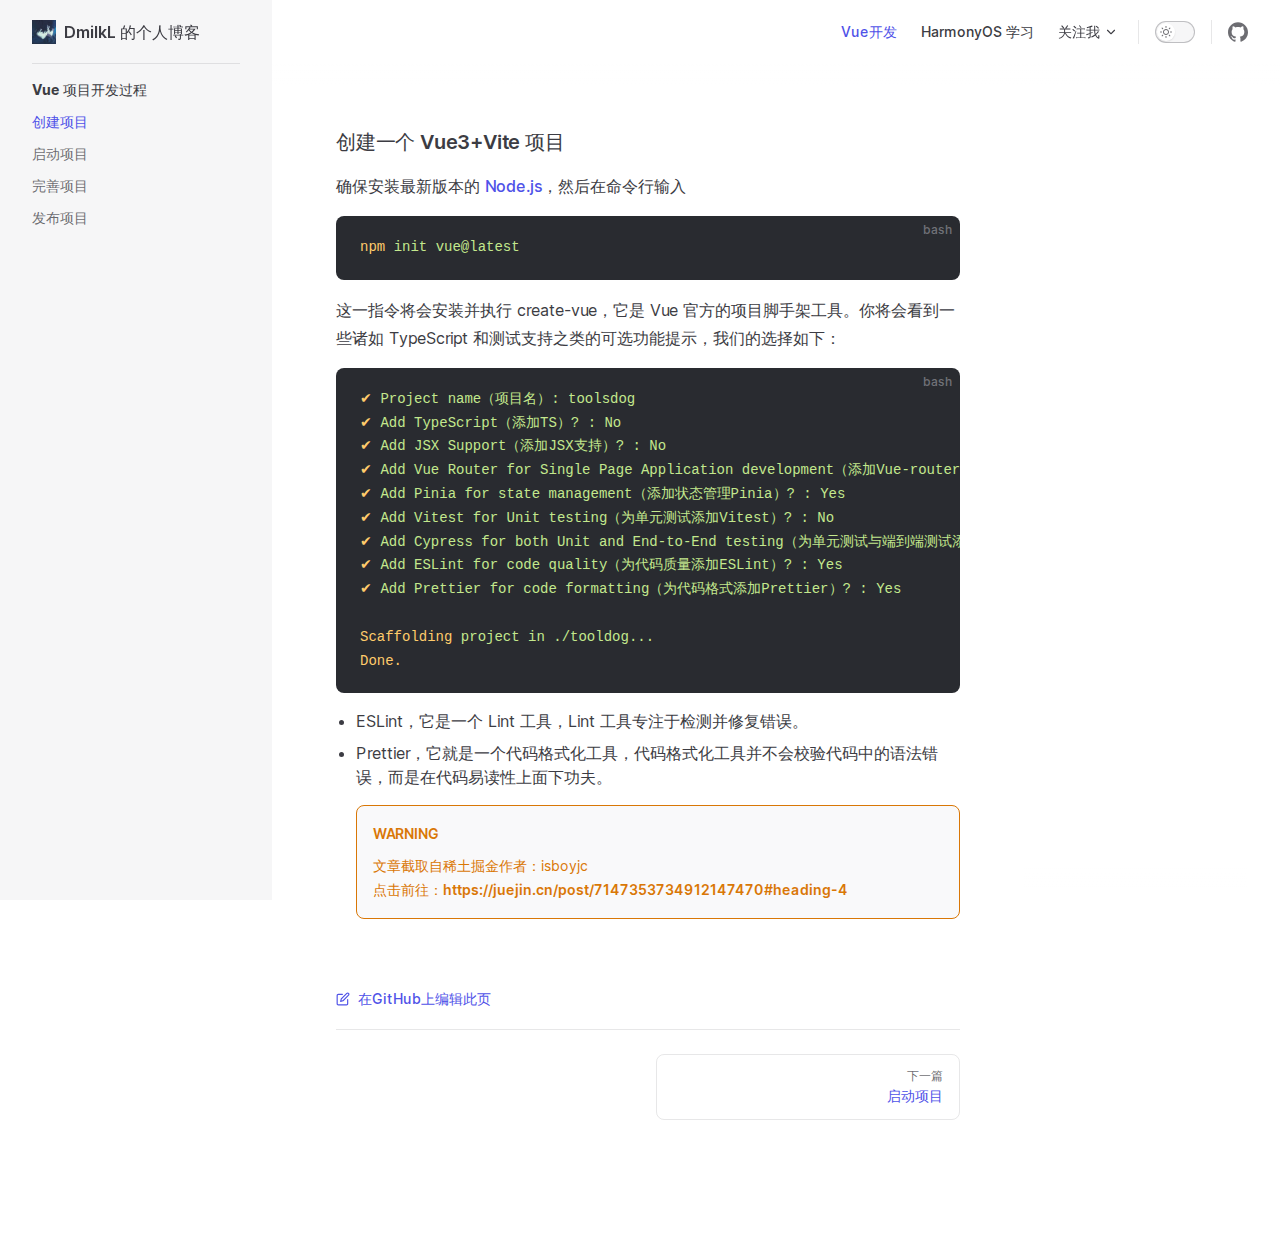
<file: Vue-Dev/First.html>
<!DOCTYPE html>
<html lang="en-US" dir="ltr">
  <head>
    <meta charset="utf-8">
    <meta name="viewport" content="width=device-width,initial-scale=1">
    <title>DmilkL 的个人博客 | DmilkL 的个人博客</title>
    <meta name="description" content="A VitePress site">
    <link rel="preload stylesheet" href="/assets/style.9378356c.css" as="style">
    
    <script type="module" src="/assets/app.f9e639c7.js"></script>
    <link rel="preload" href="/assets/inter-roman-latin.2ed14f66.woff2" as="font" type="font/woff2" crossorigin="">
    <link rel="modulepreload" href="/assets/chunks/framework.2116cc8b.js">
    <link rel="modulepreload" href="/assets/chunks/theme.59985a9a.js">
    <link rel="modulepreload" href="/assets/Vue-Dev_First.md.d2ce300f.lean.js">
    <script id="check-dark-light">(()=>{const e=localStorage.getItem("vitepress-theme-appearance")||"",a=window.matchMedia("(prefers-color-scheme: dark)").matches;(!e||e==="auto"?a:e==="dark")&&document.documentElement.classList.add("dark")})();</script>
  </head>
  <body>
    <div id="app"><div class="Layout" data-v-255ec12d><!--[--><!--]--><!--[--><span tabindex="-1" data-v-ae3e3f51></span><a href="#VPContent" class="VPSkipLink visually-hidden" data-v-ae3e3f51> Skip to content </a><!--]--><!----><header class="VPNav" data-v-255ec12d data-v-7e5bc4a5><div class="VPNavBar has-sidebar" data-v-7e5bc4a5 data-v-faa4ef78><div class="container" data-v-faa4ef78><div class="title" data-v-faa4ef78><div class="VPNavBarTitle has-sidebar" data-v-faa4ef78 data-v-8bbac535><a class="title" href="/" data-v-8bbac535><!--[--><!--]--><!--[--><img class="VPImage logo" src="/Head Portrait.jpg" alt data-v-6db2186b><!--]--><!--[-->DmilkL 的个人博客<!--]--><!--[--><!--]--></a></div></div><div class="content" data-v-faa4ef78><div class="curtain" data-v-faa4ef78></div><div class="content-body" data-v-faa4ef78><!--[--><!--]--><div class="VPNavBarSearch search" style="--vp-meta-key:&#39;Meta&#39;;" data-v-faa4ef78><!----></div><nav aria-labelledby="main-nav-aria-label" class="VPNavBarMenu menu" data-v-faa4ef78 data-v-7f418b0f><span id="main-nav-aria-label" class="visually-hidden" data-v-7f418b0f>Main Navigation</span><!--[--><!--[--><a class="VPLink link VPNavBarMenuLink active" href="/Vue-Dev/First.html" tabindex="0" data-v-7f418b0f data-v-5e623618><!--[-->Vue开发<!--]--></a><!--]--><!--[--><a class="VPLink link VPNavBarMenuLink" href="/HarmonyOS-Study/First.html" tabindex="0" data-v-7f418b0f data-v-5e623618><!--[-->HarmonyOS 学习<!--]--></a><!--]--><!--[--><div class="VPFlyout VPNavBarMenuGroup" data-v-7f418b0f data-v-764effdf><button type="button" class="button" aria-haspopup="true" aria-expanded="false" data-v-764effdf><span class="text" data-v-764effdf><!----> 关注我 <svg xmlns="http://www.w3.org/2000/svg" aria-hidden="true" focusable="false" viewbox="0 0 24 24" class="text-icon" data-v-764effdf><path d="M12,16c-0.3,0-0.5-0.1-0.7-0.3l-6-6c-0.4-0.4-0.4-1,0-1.4s1-0.4,1.4,0l5.3,5.3l5.3-5.3c0.4-0.4,1-0.4,1.4,0s0.4,1,0,1.4l-6,6C12.5,15.9,12.3,16,12,16z"></path></svg></span></button><div class="menu" data-v-764effdf><div class="VPMenu" data-v-764effdf data-v-e7ea1737><div class="items" data-v-e7ea1737><!--[--><!--[--><div class="VPMenuLink" data-v-e7ea1737 data-v-2f2cfafc><a class="VPLink link vp-external-link-icon" href="https://space.bilibili.com/382037960?spm_id_from=333.1007.0.0" target="_blank" rel="noreferrer" data-v-2f2cfafc><!--[-->BiliBili<!--]--></a></div><!--]--><!--[--><div class="VPMenuLink" data-v-e7ea1737 data-v-2f2cfafc><a class="VPLink link vp-external-link-icon" href="https://github.com/LDmilk" target="_blank" rel="noreferrer" data-v-2f2cfafc><!--[-->Github<!--]--></a></div><!--]--><!--]--></div><!--[--><!--]--></div></div></div><!--]--><!--]--></nav><!----><div class="VPNavBarAppearance appearance" data-v-faa4ef78 data-v-f6a63727><button class="VPSwitch VPSwitchAppearance" type="button" role="switch" title="toggle dark mode" aria-checked="false" data-v-f6a63727 data-v-82b282f1 data-v-f3c41672><span class="check" data-v-f3c41672><span class="icon" data-v-f3c41672><!--[--><svg xmlns="http://www.w3.org/2000/svg" aria-hidden="true" focusable="false" viewbox="0 0 24 24" class="sun" data-v-82b282f1><path d="M12,18c-3.3,0-6-2.7-6-6s2.7-6,6-6s6,2.7,6,6S15.3,18,12,18zM12,8c-2.2,0-4,1.8-4,4c0,2.2,1.8,4,4,4c2.2,0,4-1.8,4-4C16,9.8,14.2,8,12,8z"></path><path d="M12,4c-0.6,0-1-0.4-1-1V1c0-0.6,0.4-1,1-1s1,0.4,1,1v2C13,3.6,12.6,4,12,4z"></path><path d="M12,24c-0.6,0-1-0.4-1-1v-2c0-0.6,0.4-1,1-1s1,0.4,1,1v2C13,23.6,12.6,24,12,24z"></path><path d="M5.6,6.6c-0.3,0-0.5-0.1-0.7-0.3L3.5,4.9c-0.4-0.4-0.4-1,0-1.4s1-0.4,1.4,0l1.4,1.4c0.4,0.4,0.4,1,0,1.4C6.2,6.5,5.9,6.6,5.6,6.6z"></path><path d="M19.8,20.8c-0.3,0-0.5-0.1-0.7-0.3l-1.4-1.4c-0.4-0.4-0.4-1,0-1.4s1-0.4,1.4,0l1.4,1.4c0.4,0.4,0.4,1,0,1.4C20.3,20.7,20,20.8,19.8,20.8z"></path><path d="M3,13H1c-0.6,0-1-0.4-1-1s0.4-1,1-1h2c0.6,0,1,0.4,1,1S3.6,13,3,13z"></path><path d="M23,13h-2c-0.6,0-1-0.4-1-1s0.4-1,1-1h2c0.6,0,1,0.4,1,1S23.6,13,23,13z"></path><path d="M4.2,20.8c-0.3,0-0.5-0.1-0.7-0.3c-0.4-0.4-0.4-1,0-1.4l1.4-1.4c0.4-0.4,1-0.4,1.4,0s0.4,1,0,1.4l-1.4,1.4C4.7,20.7,4.5,20.8,4.2,20.8z"></path><path d="M18.4,6.6c-0.3,0-0.5-0.1-0.7-0.3c-0.4-0.4-0.4-1,0-1.4l1.4-1.4c0.4-0.4,1-0.4,1.4,0s0.4,1,0,1.4l-1.4,1.4C18.9,6.5,18.6,6.6,18.4,6.6z"></path></svg><svg xmlns="http://www.w3.org/2000/svg" aria-hidden="true" focusable="false" viewbox="0 0 24 24" class="moon" data-v-82b282f1><path d="M12.1,22c-0.3,0-0.6,0-0.9,0c-5.5-0.5-9.5-5.4-9-10.9c0.4-4.8,4.2-8.6,9-9c0.4,0,0.8,0.2,1,0.5c0.2,0.3,0.2,0.8-0.1,1.1c-2,2.7-1.4,6.4,1.3,8.4c2.1,1.6,5,1.6,7.1,0c0.3-0.2,0.7-0.3,1.1-0.1c0.3,0.2,0.5,0.6,0.5,1c-0.2,2.7-1.5,5.1-3.6,6.8C16.6,21.2,14.4,22,12.1,22zM9.3,4.4c-2.9,1-5,3.6-5.2,6.8c-0.4,4.4,2.8,8.3,7.2,8.7c2.1,0.2,4.2-0.4,5.8-1.8c1.1-0.9,1.9-2.1,2.4-3.4c-2.5,0.9-5.3,0.5-7.5-1.1C9.2,11.4,8.1,7.7,9.3,4.4z"></path></svg><!--]--></span></span></button></div><div class="VPSocialLinks VPNavBarSocialLinks social-links" data-v-faa4ef78 data-v-0394ad82 data-v-7bc22406><!--[--><a class="VPSocialLink no-icon" href="https://github.com/LDmilk" aria-label="github" target="_blank" rel="noopener" data-v-7bc22406 data-v-f80f8133><svg role="img" viewBox="0 0 24 24" xmlns="http://www.w3.org/2000/svg"><title>GitHub</title><path d="M12 .297c-6.63 0-12 5.373-12 12 0 5.303 3.438 9.8 8.205 11.385.6.113.82-.258.82-.577 0-.285-.01-1.04-.015-2.04-3.338.724-4.042-1.61-4.042-1.61C4.422 18.07 3.633 17.7 3.633 17.7c-1.087-.744.084-.729.084-.729 1.205.084 1.838 1.236 1.838 1.236 1.07 1.835 2.809 1.305 3.495.998.108-.776.417-1.305.76-1.605-2.665-.3-5.466-1.332-5.466-5.93 0-1.31.465-2.38 1.235-3.22-.135-.303-.54-1.523.105-3.176 0 0 1.005-.322 3.3 1.23.96-.267 1.98-.399 3-.405 1.02.006 2.04.138 3 .405 2.28-1.552 3.285-1.23 3.285-1.23.645 1.653.24 2.873.12 3.176.765.84 1.23 1.91 1.23 3.22 0 4.61-2.805 5.625-5.475 5.92.42.36.81 1.096.81 2.22 0 1.606-.015 2.896-.015 3.286 0 .315.21.69.825.57C20.565 22.092 24 17.592 24 12.297c0-6.627-5.373-12-12-12"/></svg></a><!--]--></div><div class="VPFlyout VPNavBarExtra extra" data-v-faa4ef78 data-v-40855f84 data-v-764effdf><button type="button" class="button" aria-haspopup="true" aria-expanded="false" aria-label="extra navigation" data-v-764effdf><svg xmlns="http://www.w3.org/2000/svg" aria-hidden="true" focusable="false" viewbox="0 0 24 24" class="icon" data-v-764effdf><circle cx="12" cy="12" r="2"></circle><circle cx="19" cy="12" r="2"></circle><circle cx="5" cy="12" r="2"></circle></svg></button><div class="menu" data-v-764effdf><div class="VPMenu" data-v-764effdf data-v-e7ea1737><!----><!--[--><!--[--><!----><div class="group" data-v-40855f84><div class="item appearance" data-v-40855f84><p class="label" data-v-40855f84>Appearance</p><div class="appearance-action" data-v-40855f84><button class="VPSwitch VPSwitchAppearance" type="button" role="switch" title="toggle dark mode" aria-checked="false" data-v-40855f84 data-v-82b282f1 data-v-f3c41672><span class="check" data-v-f3c41672><span class="icon" data-v-f3c41672><!--[--><svg xmlns="http://www.w3.org/2000/svg" aria-hidden="true" focusable="false" viewbox="0 0 24 24" class="sun" data-v-82b282f1><path d="M12,18c-3.3,0-6-2.7-6-6s2.7-6,6-6s6,2.7,6,6S15.3,18,12,18zM12,8c-2.2,0-4,1.8-4,4c0,2.2,1.8,4,4,4c2.2,0,4-1.8,4-4C16,9.8,14.2,8,12,8z"></path><path d="M12,4c-0.6,0-1-0.4-1-1V1c0-0.6,0.4-1,1-1s1,0.4,1,1v2C13,3.6,12.6,4,12,4z"></path><path d="M12,24c-0.6,0-1-0.4-1-1v-2c0-0.6,0.4-1,1-1s1,0.4,1,1v2C13,23.6,12.6,24,12,24z"></path><path d="M5.6,6.6c-0.3,0-0.5-0.1-0.7-0.3L3.5,4.9c-0.4-0.4-0.4-1,0-1.4s1-0.4,1.4,0l1.4,1.4c0.4,0.4,0.4,1,0,1.4C6.2,6.5,5.9,6.6,5.6,6.6z"></path><path d="M19.8,20.8c-0.3,0-0.5-0.1-0.7-0.3l-1.4-1.4c-0.4-0.4-0.4-1,0-1.4s1-0.4,1.4,0l1.4,1.4c0.4,0.4,0.4,1,0,1.4C20.3,20.7,20,20.8,19.8,20.8z"></path><path d="M3,13H1c-0.6,0-1-0.4-1-1s0.4-1,1-1h2c0.6,0,1,0.4,1,1S3.6,13,3,13z"></path><path d="M23,13h-2c-0.6,0-1-0.4-1-1s0.4-1,1-1h2c0.6,0,1,0.4,1,1S23.6,13,23,13z"></path><path d="M4.2,20.8c-0.3,0-0.5-0.1-0.7-0.3c-0.4-0.4-0.4-1,0-1.4l1.4-1.4c0.4-0.4,1-0.4,1.4,0s0.4,1,0,1.4l-1.4,1.4C4.7,20.7,4.5,20.8,4.2,20.8z"></path><path d="M18.4,6.6c-0.3,0-0.5-0.1-0.7-0.3c-0.4-0.4-0.4-1,0-1.4l1.4-1.4c0.4-0.4,1-0.4,1.4,0s0.4,1,0,1.4l-1.4,1.4C18.9,6.5,18.6,6.6,18.4,6.6z"></path></svg><svg xmlns="http://www.w3.org/2000/svg" aria-hidden="true" focusable="false" viewbox="0 0 24 24" class="moon" data-v-82b282f1><path d="M12.1,22c-0.3,0-0.6,0-0.9,0c-5.5-0.5-9.5-5.4-9-10.9c0.4-4.8,4.2-8.6,9-9c0.4,0,0.8,0.2,1,0.5c0.2,0.3,0.2,0.8-0.1,1.1c-2,2.7-1.4,6.4,1.3,8.4c2.1,1.6,5,1.6,7.1,0c0.3-0.2,0.7-0.3,1.1-0.1c0.3,0.2,0.5,0.6,0.5,1c-0.2,2.7-1.5,5.1-3.6,6.8C16.6,21.2,14.4,22,12.1,22zM9.3,4.4c-2.9,1-5,3.6-5.2,6.8c-0.4,4.4,2.8,8.3,7.2,8.7c2.1,0.2,4.2-0.4,5.8-1.8c1.1-0.9,1.9-2.1,2.4-3.4c-2.5,0.9-5.3,0.5-7.5-1.1C9.2,11.4,8.1,7.7,9.3,4.4z"></path></svg><!--]--></span></span></button></div></div></div><div class="group" data-v-40855f84><div class="item social-links" data-v-40855f84><div class="VPSocialLinks social-links-list" data-v-40855f84 data-v-7bc22406><!--[--><a class="VPSocialLink no-icon" href="https://github.com/LDmilk" aria-label="github" target="_blank" rel="noopener" data-v-7bc22406 data-v-f80f8133><svg role="img" viewBox="0 0 24 24" xmlns="http://www.w3.org/2000/svg"><title>GitHub</title><path d="M12 .297c-6.63 0-12 5.373-12 12 0 5.303 3.438 9.8 8.205 11.385.6.113.82-.258.82-.577 0-.285-.01-1.04-.015-2.04-3.338.724-4.042-1.61-4.042-1.61C4.422 18.07 3.633 17.7 3.633 17.7c-1.087-.744.084-.729.084-.729 1.205.084 1.838 1.236 1.838 1.236 1.07 1.835 2.809 1.305 3.495.998.108-.776.417-1.305.76-1.605-2.665-.3-5.466-1.332-5.466-5.93 0-1.31.465-2.38 1.235-3.22-.135-.303-.54-1.523.105-3.176 0 0 1.005-.322 3.3 1.23.96-.267 1.98-.399 3-.405 1.02.006 2.04.138 3 .405 2.28-1.552 3.285-1.23 3.285-1.23.645 1.653.24 2.873.12 3.176.765.84 1.23 1.91 1.23 3.22 0 4.61-2.805 5.625-5.475 5.92.42.36.81 1.096.81 2.22 0 1.606-.015 2.896-.015 3.286 0 .315.21.69.825.57C20.565 22.092 24 17.592 24 12.297c0-6.627-5.373-12-12-12"/></svg></a><!--]--></div></div></div><!--]--><!--]--></div></div></div><!--[--><!--]--><button type="button" class="VPNavBarHamburger hamburger" aria-label="mobile navigation" aria-expanded="false" aria-controls="VPNavScreen" data-v-faa4ef78 data-v-e5dd9c1c><span class="container" data-v-e5dd9c1c><span class="top" data-v-e5dd9c1c></span><span class="middle" data-v-e5dd9c1c></span><span class="bottom" data-v-e5dd9c1c></span></span></button></div></div></div></div><!----></header><div class="VPLocalNav reached-top" data-v-255ec12d data-v-5cfd5582><button class="menu" aria-expanded="false" aria-controls="VPSidebarNav" data-v-5cfd5582><svg xmlns="http://www.w3.org/2000/svg" aria-hidden="true" focusable="false" viewbox="0 0 24 24" class="menu-icon" data-v-5cfd5582><path d="M17,11H3c-0.6,0-1-0.4-1-1s0.4-1,1-1h14c0.6,0,1,0.4,1,1S17.6,11,17,11z"></path><path d="M21,7H3C2.4,7,2,6.6,2,6s0.4-1,1-1h18c0.6,0,1,0.4,1,1S21.6,7,21,7z"></path><path d="M21,15H3c-0.6,0-1-0.4-1-1s0.4-1,1-1h18c0.6,0,1,0.4,1,1S21.6,15,21,15z"></path><path d="M17,19H3c-0.6,0-1-0.4-1-1s0.4-1,1-1h14c0.6,0,1,0.4,1,1S17.6,19,17,19z"></path></svg><span class="menu-text" data-v-5cfd5582>Menu</span></button><div class="VPLocalNavOutlineDropdown" style="--vp-vh:0px;" data-v-5cfd5582 data-v-d5bb9d56><button data-v-d5bb9d56>Return to top</button><!----></div></div><aside class="VPSidebar" data-v-255ec12d data-v-845b8fc6><div class="curtain" data-v-845b8fc6></div><nav class="nav" id="VPSidebarNav" aria-labelledby="sidebar-aria-label" tabindex="-1" data-v-845b8fc6><span class="visually-hidden" id="sidebar-aria-label" data-v-845b8fc6> Sidebar Navigation </span><!--[--><!--]--><!--[--><div class="group" data-v-845b8fc6><section class="VPSidebarItem level-0 has-active" data-v-845b8fc6 data-v-4fbabd82><div class="item" role="button" tabindex="0" data-v-4fbabd82><div class="indicator" data-v-4fbabd82></div><h2 class="text" data-v-4fbabd82>Vue 项目开发过程</h2><!----></div><div class="items" data-v-4fbabd82><!--[--><div class="VPSidebarItem level-1 is-link is-active has-active" data-v-4fbabd82 data-v-4fbabd82><div class="item" data-v-4fbabd82><div class="indicator" data-v-4fbabd82></div><a class="VPLink link link" href="/Vue-Dev/First.html" data-v-4fbabd82><!--[--><p class="text" data-v-4fbabd82>创建项目</p><!--]--></a><!----></div><!----></div><div class="VPSidebarItem level-1 is-link" data-v-4fbabd82 data-v-4fbabd82><div class="item" data-v-4fbabd82><div class="indicator" data-v-4fbabd82></div><a class="VPLink link link" href="/Vue-Dev/Second.html" data-v-4fbabd82><!--[--><p class="text" data-v-4fbabd82>启动项目</p><!--]--></a><!----></div><!----></div><div class="VPSidebarItem level-1 is-link" data-v-4fbabd82 data-v-4fbabd82><div class="item" data-v-4fbabd82><div class="indicator" data-v-4fbabd82></div><a class="VPLink link link" href="/Vue-Dev/Then.html" data-v-4fbabd82><!--[--><p class="text" data-v-4fbabd82>完善项目</p><!--]--></a><!----></div><!----></div><div class="VPSidebarItem level-1 is-link" data-v-4fbabd82 data-v-4fbabd82><div class="item" data-v-4fbabd82><div class="indicator" data-v-4fbabd82></div><a class="VPLink link link" href="/Vue-Dev/Finally.html" data-v-4fbabd82><!--[--><p class="text" data-v-4fbabd82>发布项目</p><!--]--></a><!----></div><!----></div><!--]--></div></section></div><!--]--><!--[--><!--]--></nav></aside><div class="VPContent has-sidebar" id="VPContent" data-v-255ec12d data-v-3107c4ee><div class="VPDoc has-sidebar has-aside" data-v-3107c4ee data-v-6b87e69f><!--[--><!--]--><div class="container" data-v-6b87e69f><div class="aside" data-v-6b87e69f><div class="aside-curtain" data-v-6b87e69f></div><div class="aside-container" data-v-6b87e69f><div class="aside-content" data-v-6b87e69f><div class="VPDocAside" data-v-6b87e69f data-v-3f215769><!--[--><!--]--><!--[--><!--]--><div class="VPDocAsideOutline" data-v-3f215769 data-v-ff0f39c8><div class="content" data-v-ff0f39c8><div class="outline-marker" data-v-ff0f39c8></div><div class="outline-title" data-v-ff0f39c8>On this page</div><nav aria-labelledby="doc-outline-aria-label" data-v-ff0f39c8><span class="visually-hidden" id="doc-outline-aria-label" data-v-ff0f39c8> Table of Contents for current page </span><ul class="root" data-v-ff0f39c8 data-v-b0ff2abe><!--[--><!--]--></ul></nav></div></div><!--[--><!--]--><div class="spacer" data-v-3f215769></div><!--[--><!--]--><!----><!--[--><!--]--><!--[--><!--]--></div></div></div></div><div class="content" data-v-6b87e69f><div class="content-container" data-v-6b87e69f><!--[--><!--]--><!----><main class="main" data-v-6b87e69f><div style="position:relative;" class="vp-doc _Vue-Dev_First" data-v-6b87e69f><div><h3 id="创建一个-vue3-vite-项目" tabindex="-1">创建一个 Vue3+Vite 项目 <a class="header-anchor" href="#创建一个-vue3-vite-项目" aria-label="Permalink to &quot;创建一个 Vue3+Vite 项目&quot;">​</a></h3><p>确保安装最新版本的 <a href="https://nodejs.org/en" target="_blank" rel="noreferrer">Node.js</a>，然后在命令行输入</p><div class="language-bash"><button title="Copy Code" class="copy"></button><span class="lang">bash</span><pre class="shiki material-theme-palenight"><code><span class="line"><span style="color:#FFCB6B;">npm</span><span style="color:#A6ACCD;"> </span><span style="color:#C3E88D;">init</span><span style="color:#A6ACCD;"> </span><span style="color:#C3E88D;">vue@latest</span></span></code></pre></div><p>这一指令将会安装并执行 create-vue，它是 Vue 官方的项目脚手架工具。你将会看到一些诸如 TypeScript 和测试支持之类的可选功能提示，我们的选择如下：</p><div class="language-bash"><button title="Copy Code" class="copy"></button><span class="lang">bash</span><pre class="shiki material-theme-palenight"><code><span class="line"><span style="color:#FFCB6B;">✔</span><span style="color:#A6ACCD;"> </span><span style="color:#C3E88D;">Project</span><span style="color:#A6ACCD;"> </span><span style="color:#C3E88D;">name（项目名）:</span><span style="color:#A6ACCD;"> </span><span style="color:#C3E88D;">toolsdog</span></span>
<span class="line"><span style="color:#FFCB6B;">✔</span><span style="color:#A6ACCD;"> </span><span style="color:#C3E88D;">Add</span><span style="color:#A6ACCD;"> </span><span style="color:#C3E88D;">TypeScript（添加TS）?</span><span style="color:#A6ACCD;"> </span><span style="color:#C3E88D;">:</span><span style="color:#A6ACCD;"> </span><span style="color:#C3E88D;">No</span></span>
<span class="line"><span style="color:#FFCB6B;">✔</span><span style="color:#A6ACCD;"> </span><span style="color:#C3E88D;">Add</span><span style="color:#A6ACCD;"> </span><span style="color:#C3E88D;">JSX</span><span style="color:#A6ACCD;"> </span><span style="color:#C3E88D;">Support（添加JSX支持）?</span><span style="color:#A6ACCD;"> </span><span style="color:#C3E88D;">:</span><span style="color:#A6ACCD;"> </span><span style="color:#C3E88D;">No</span></span>
<span class="line"><span style="color:#FFCB6B;">✔</span><span style="color:#A6ACCD;"> </span><span style="color:#C3E88D;">Add</span><span style="color:#A6ACCD;"> </span><span style="color:#C3E88D;">Vue</span><span style="color:#A6ACCD;"> </span><span style="color:#C3E88D;">Router</span><span style="color:#A6ACCD;"> </span><span style="color:#C3E88D;">for</span><span style="color:#A6ACCD;"> </span><span style="color:#C3E88D;">Single</span><span style="color:#A6ACCD;"> </span><span style="color:#C3E88D;">Page</span><span style="color:#A6ACCD;"> </span><span style="color:#C3E88D;">Application</span><span style="color:#A6ACCD;"> </span><span style="color:#C3E88D;">development（添加Vue-router）?</span><span style="color:#A6ACCD;"> </span><span style="color:#C3E88D;">:</span><span style="color:#A6ACCD;"> </span><span style="color:#C3E88D;">Yes</span></span>
<span class="line"><span style="color:#FFCB6B;">✔</span><span style="color:#A6ACCD;"> </span><span style="color:#C3E88D;">Add</span><span style="color:#A6ACCD;"> </span><span style="color:#C3E88D;">Pinia</span><span style="color:#A6ACCD;"> </span><span style="color:#C3E88D;">for</span><span style="color:#A6ACCD;"> </span><span style="color:#C3E88D;">state</span><span style="color:#A6ACCD;"> </span><span style="color:#C3E88D;">management（添加状态管理Pinia）?</span><span style="color:#A6ACCD;"> </span><span style="color:#C3E88D;">:</span><span style="color:#A6ACCD;"> </span><span style="color:#C3E88D;">Yes</span></span>
<span class="line"><span style="color:#FFCB6B;">✔</span><span style="color:#A6ACCD;"> </span><span style="color:#C3E88D;">Add</span><span style="color:#A6ACCD;"> </span><span style="color:#C3E88D;">Vitest</span><span style="color:#A6ACCD;"> </span><span style="color:#C3E88D;">for</span><span style="color:#A6ACCD;"> </span><span style="color:#C3E88D;">Unit</span><span style="color:#A6ACCD;"> </span><span style="color:#C3E88D;">testing（为单元测试添加Vitest）?</span><span style="color:#A6ACCD;"> </span><span style="color:#C3E88D;">:</span><span style="color:#A6ACCD;"> </span><span style="color:#C3E88D;">No</span></span>
<span class="line"><span style="color:#FFCB6B;">✔</span><span style="color:#A6ACCD;"> </span><span style="color:#C3E88D;">Add</span><span style="color:#A6ACCD;"> </span><span style="color:#C3E88D;">Cypress</span><span style="color:#A6ACCD;"> </span><span style="color:#C3E88D;">for</span><span style="color:#A6ACCD;"> </span><span style="color:#C3E88D;">both</span><span style="color:#A6ACCD;"> </span><span style="color:#C3E88D;">Unit</span><span style="color:#A6ACCD;"> </span><span style="color:#C3E88D;">and</span><span style="color:#A6ACCD;"> </span><span style="color:#C3E88D;">End-to-End</span><span style="color:#A6ACCD;"> </span><span style="color:#C3E88D;">testing（为单元测试与端到端测试添加Cypress）?</span><span style="color:#A6ACCD;"> </span><span style="color:#C3E88D;">:</span><span style="color:#A6ACCD;"> </span><span style="color:#C3E88D;">No</span></span>
<span class="line"><span style="color:#FFCB6B;">✔</span><span style="color:#A6ACCD;"> </span><span style="color:#C3E88D;">Add</span><span style="color:#A6ACCD;"> </span><span style="color:#C3E88D;">ESLint</span><span style="color:#A6ACCD;"> </span><span style="color:#C3E88D;">for</span><span style="color:#A6ACCD;"> </span><span style="color:#C3E88D;">code</span><span style="color:#A6ACCD;"> </span><span style="color:#C3E88D;">quality（为代码质量添加ESLint）?</span><span style="color:#A6ACCD;"> </span><span style="color:#C3E88D;">:</span><span style="color:#A6ACCD;"> </span><span style="color:#C3E88D;">Yes</span></span>
<span class="line"><span style="color:#FFCB6B;">✔</span><span style="color:#A6ACCD;"> </span><span style="color:#C3E88D;">Add</span><span style="color:#A6ACCD;"> </span><span style="color:#C3E88D;">Prettier</span><span style="color:#A6ACCD;"> </span><span style="color:#C3E88D;">for</span><span style="color:#A6ACCD;"> </span><span style="color:#C3E88D;">code</span><span style="color:#A6ACCD;"> </span><span style="color:#C3E88D;">formatting（为代码格式添加Prettier）?</span><span style="color:#A6ACCD;"> </span><span style="color:#C3E88D;">:</span><span style="color:#A6ACCD;"> </span><span style="color:#C3E88D;">Yes</span></span>
<span class="line"></span>
<span class="line"><span style="color:#FFCB6B;">Scaffolding</span><span style="color:#A6ACCD;"> </span><span style="color:#C3E88D;">project</span><span style="color:#A6ACCD;"> </span><span style="color:#C3E88D;">in</span><span style="color:#A6ACCD;"> </span><span style="color:#C3E88D;">./tooldog...</span></span>
<span class="line"><span style="color:#FFCB6B;">Done.</span></span></code></pre></div><ul><li>ESLint，它是一个 Lint 工具，Lint 工具专注于检测并修复错误。</li><li>Prettier，它就是一个代码格式化工具，代码格式化工具并不会校验代码中的语法错误，而是在代码易读性上面下功夫。<div class="warning custom-block"><p class="custom-block-title">WARNING</p><p>文章截取自稀土掘金作者：isboyjc<br>点击前往：<a href="https://juejin.cn/post/7147353734912147470#heading-4" target="_blank" rel="noreferrer">https://juejin.cn/post/7147353734912147470#heading-4</a></p></div></li></ul></div></div></main><footer class="VPDocFooter" data-v-6b87e69f data-v-37656e44><!--[--><!--]--><div class="edit-info" data-v-37656e44><div class="edit-link" data-v-37656e44><span class="VPLink no-icon edit-link-button" data-v-37656e44><!--[--><svg xmlns="http://www.w3.org/2000/svg" viewbox="0 0 24 24" class="edit-link-icon" aria-label="edit icon" data-v-37656e44><path d="M18,23H4c-1.7,0-3-1.3-3-3V6c0-1.7,1.3-3,3-3h7c0.6,0,1,0.4,1,1s-0.4,1-1,1H4C3.4,5,3,5.4,3,6v14c0,0.6,0.4,1,1,1h14c0.6,0,1-0.4,1-1v-7c0-0.6,0.4-1,1-1s1,0.4,1,1v7C21,21.7,19.7,23,18,23z"></path><path d="M8,17c-0.3,0-0.5-0.1-0.7-0.3C7,16.5,6.9,16.1,7,15.8l1-4c0-0.2,0.1-0.3,0.3-0.5l9.5-9.5c1.2-1.2,3.2-1.2,4.4,0c1.2,1.2,1.2,3.2,0,4.4l-9.5,9.5c-0.1,0.1-0.3,0.2-0.5,0.3l-4,1C8.2,17,8.1,17,8,17zM9.9,12.5l-0.5,2.1l2.1-0.5l9.3-9.3c0.4-0.4,0.4-1.1,0-1.6c-0.4-0.4-1.2-0.4-1.6,0l0,0L9.9,12.5z M18.5,2.5L18.5,2.5L18.5,2.5z"></path></svg> 在GitHub上编辑此页<!--]--></span></div><!----></div><nav class="prev-next" data-v-37656e44><div class="pager" data-v-37656e44><!----></div><div class="pager" data-v-37656e44><a class="pager-link next" href="/Vue-Dev/Second.html" data-v-37656e44><span class="desc" data-v-37656e44>下一篇</span><span class="title" data-v-37656e44>启动项目</span></a></div></nav></footer><!--[--><!--]--></div></div></div><!--[--><!--]--></div></div><footer class="VPFooter has-sidebar" data-v-255ec12d data-v-e03eb2e1><div class="container" data-v-e03eb2e1><p class="message" data-v-e03eb2e1>由Github，Vitepress独家赞助</p><p class="copyright" data-v-e03eb2e1>本中文文档内容版权为 DmilkL 官方团队所有，保留所有权利。</p></div></footer><!--[--><!--]--></div></div>
    <script>window.__VP_HASH_MAP__=JSON.parse("{\"vue-dev_second.md\":\"9f73553a\",\"harmonyos-study_second.md\":\"39b34d00\",\"harmonyos-study_seventh.md\":\"4b82f197\",\"harmonyos-study_sixth.md\":\"da9a4e60\",\"harmonyos-study_fourth.md\":\"b4e751aa\",\"vue-dev_finally.md\":\"5358b5bf\",\"harmonyos-study_third.md\":\"0818d7a8\",\"vue-dev_first.md\":\"d2ce300f\",\"harmonyos-study_first.md\":\"c792a766\",\"index.md\":\"c5037272\",\"harmonyos-study_eighth.md\":\"52a7d6c1\",\"harmonyos-study_fifth.md\":\"448a580a\",\"vue-dev_then.md\":\"35264654\"}");window.__VP_SITE_DATA__=JSON.parse("{\"lang\":\"en-US\",\"dir\":\"ltr\",\"title\":\"DmilkL 的个人博客\",\"description\":\"A VitePress site\",\"base\":\"/\",\"head\":[],\"appearance\":true,\"themeConfig\":{\"logo\":\"/Head Portrait.jpg\",\"socialLinks\":[{\"icon\":\"github\",\"link\":\"https://github.com/LDmilk\"}],\"nav\":[{\"text\":\"Vue开发\",\"link\":\"/Vue-Dev/First.md\",\"activeMatch\":\"/Vue-Dev\"},{\"text\":\"HarmonyOS 学习\",\"link\":\"/HarmonyOS-Study/First.md\",\"activeMatch\":\"/HarmonyOS-Study\"},{\"text\":\"关注我\",\"items\":[{\"text\":\"BiliBili\",\"link\":\"https://space.bilibili.com/382037960?spm_id_from=333.1007.0.0\"},{\"text\":\"Github\",\"link\":\"https://github.com/LDmilk\"}]}],\"sidebar\":{\"Vue-Dev\":[{\"text\":\"Vue 项目开发过程\",\"items\":[{\"text\":\"创建项目\",\"link\":\"/Vue-Dev/First.md\"},{\"text\":\"启动项目\",\"link\":\"/Vue-Dev/Second.md\"},{\"text\":\"完善项目\",\"link\":\"/Vue-Dev/Then.md\"},{\"text\":\"发布项目\",\"link\":\"/Vue-Dev/Finally.md\"}]}],\"/HarmonyOS-Study/\":[{\"text\":\"HarmonyOS 学习过程\",\"items\":[{\"text\":\"第一天\",\"link\":\"/HarmonyOS-Study/First.md\"},{\"text\":\"第二天\",\"link\":\"/HarmonyOS-Study/Second.md\"},{\"text\":\"第三天\",\"link\":\"/HarmonyOS-Study/Third.md\"},{\"text\":\"第四天\",\"link\":\"/HarmonyOS-Study/Fourth.md\"},{\"text\":\"第五天\",\"link\":\"/HarmonyOS-Study/Fifth.md\"},{\"text\":\"第六天\",\"link\":\"/HarmonyOS-Study/Sixth.md\"},{\"text\":\"第七天\",\"link\":\"/HarmonyOS-Study/Seventh.md\"},{\"text\":\"第八天\",\"link\":\"/HarmonyOS-Study/Eighth.md\"}]}]},\"docFooter\":{\"prev\":\"上一篇\",\"next\":\"下一篇\"},\"editLink\":{\"pattern\":\"\",\"text\":\"在GitHub上编辑此页\"},\"lastUpdatedText\":\"最近更新时间\",\"footer\":{\"message\":\"由Github，Vitepress独家赞助\",\"copyright\":\"本中文文档内容版权为 DmilkL 官方团队所有，保留所有权利。\"}},\"locales\":{},\"scrollOffset\":90,\"cleanUrls\":false}");</script>
    
  </body>
</html>
</file>
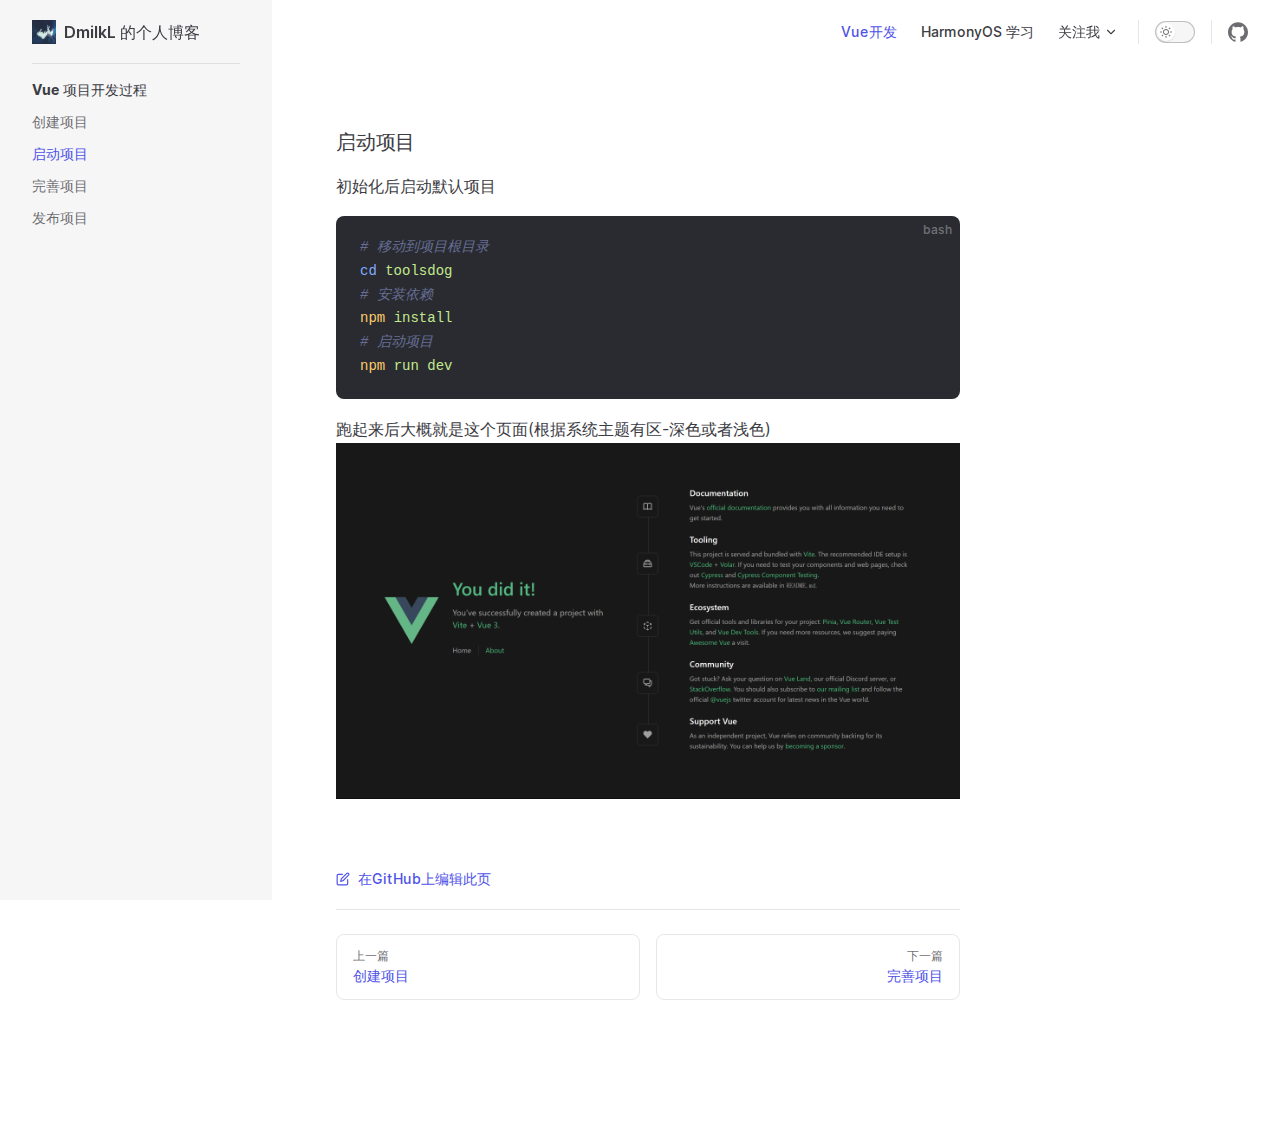
<file: Vue-Dev/Second.html>
<!DOCTYPE html>
<html lang="en-US" dir="ltr">
  <head>
    <meta charset="utf-8">
    <meta name="viewport" content="width=device-width,initial-scale=1">
    <title>DmilkL 的个人博客 | DmilkL 的个人博客</title>
    <meta name="description" content="A VitePress site">
    <link rel="preload stylesheet" href="/assets/style.9378356c.css" as="style">
    
    <script type="module" src="/assets/app.f9e639c7.js"></script>
    <link rel="preload" href="/assets/inter-roman-latin.2ed14f66.woff2" as="font" type="font/woff2" crossorigin="">
    <link rel="modulepreload" href="/assets/chunks/framework.2116cc8b.js">
    <link rel="modulepreload" href="/assets/chunks/theme.59985a9a.js">
    <link rel="modulepreload" href="/assets/Vue-Dev_Second.md.9f73553a.lean.js">
    <script id="check-dark-light">(()=>{const e=localStorage.getItem("vitepress-theme-appearance")||"",a=window.matchMedia("(prefers-color-scheme: dark)").matches;(!e||e==="auto"?a:e==="dark")&&document.documentElement.classList.add("dark")})();</script>
  </head>
  <body>
    <div id="app"><div class="Layout" data-v-255ec12d><!--[--><!--]--><!--[--><span tabindex="-1" data-v-ae3e3f51></span><a href="#VPContent" class="VPSkipLink visually-hidden" data-v-ae3e3f51> Skip to content </a><!--]--><!----><header class="VPNav" data-v-255ec12d data-v-7e5bc4a5><div class="VPNavBar has-sidebar" data-v-7e5bc4a5 data-v-faa4ef78><div class="container" data-v-faa4ef78><div class="title" data-v-faa4ef78><div class="VPNavBarTitle has-sidebar" data-v-faa4ef78 data-v-8bbac535><a class="title" href="/" data-v-8bbac535><!--[--><!--]--><!--[--><img class="VPImage logo" src="/Head Portrait.jpg" alt data-v-6db2186b><!--]--><!--[-->DmilkL 的个人博客<!--]--><!--[--><!--]--></a></div></div><div class="content" data-v-faa4ef78><div class="curtain" data-v-faa4ef78></div><div class="content-body" data-v-faa4ef78><!--[--><!--]--><div class="VPNavBarSearch search" style="--vp-meta-key:&#39;Meta&#39;;" data-v-faa4ef78><!----></div><nav aria-labelledby="main-nav-aria-label" class="VPNavBarMenu menu" data-v-faa4ef78 data-v-7f418b0f><span id="main-nav-aria-label" class="visually-hidden" data-v-7f418b0f>Main Navigation</span><!--[--><!--[--><a class="VPLink link VPNavBarMenuLink active" href="/Vue-Dev/First.html" tabindex="0" data-v-7f418b0f data-v-5e623618><!--[-->Vue开发<!--]--></a><!--]--><!--[--><a class="VPLink link VPNavBarMenuLink" href="/HarmonyOS-Study/First.html" tabindex="0" data-v-7f418b0f data-v-5e623618><!--[-->HarmonyOS 学习<!--]--></a><!--]--><!--[--><div class="VPFlyout VPNavBarMenuGroup" data-v-7f418b0f data-v-764effdf><button type="button" class="button" aria-haspopup="true" aria-expanded="false" data-v-764effdf><span class="text" data-v-764effdf><!----> 关注我 <svg xmlns="http://www.w3.org/2000/svg" aria-hidden="true" focusable="false" viewbox="0 0 24 24" class="text-icon" data-v-764effdf><path d="M12,16c-0.3,0-0.5-0.1-0.7-0.3l-6-6c-0.4-0.4-0.4-1,0-1.4s1-0.4,1.4,0l5.3,5.3l5.3-5.3c0.4-0.4,1-0.4,1.4,0s0.4,1,0,1.4l-6,6C12.5,15.9,12.3,16,12,16z"></path></svg></span></button><div class="menu" data-v-764effdf><div class="VPMenu" data-v-764effdf data-v-e7ea1737><div class="items" data-v-e7ea1737><!--[--><!--[--><div class="VPMenuLink" data-v-e7ea1737 data-v-2f2cfafc><a class="VPLink link vp-external-link-icon" href="https://space.bilibili.com/382037960?spm_id_from=333.1007.0.0" target="_blank" rel="noreferrer" data-v-2f2cfafc><!--[-->BiliBili<!--]--></a></div><!--]--><!--[--><div class="VPMenuLink" data-v-e7ea1737 data-v-2f2cfafc><a class="VPLink link vp-external-link-icon" href="https://github.com/LDmilk" target="_blank" rel="noreferrer" data-v-2f2cfafc><!--[-->Github<!--]--></a></div><!--]--><!--]--></div><!--[--><!--]--></div></div></div><!--]--><!--]--></nav><!----><div class="VPNavBarAppearance appearance" data-v-faa4ef78 data-v-f6a63727><button class="VPSwitch VPSwitchAppearance" type="button" role="switch" title="toggle dark mode" aria-checked="false" data-v-f6a63727 data-v-82b282f1 data-v-f3c41672><span class="check" data-v-f3c41672><span class="icon" data-v-f3c41672><!--[--><svg xmlns="http://www.w3.org/2000/svg" aria-hidden="true" focusable="false" viewbox="0 0 24 24" class="sun" data-v-82b282f1><path d="M12,18c-3.3,0-6-2.7-6-6s2.7-6,6-6s6,2.7,6,6S15.3,18,12,18zM12,8c-2.2,0-4,1.8-4,4c0,2.2,1.8,4,4,4c2.2,0,4-1.8,4-4C16,9.8,14.2,8,12,8z"></path><path d="M12,4c-0.6,0-1-0.4-1-1V1c0-0.6,0.4-1,1-1s1,0.4,1,1v2C13,3.6,12.6,4,12,4z"></path><path d="M12,24c-0.6,0-1-0.4-1-1v-2c0-0.6,0.4-1,1-1s1,0.4,1,1v2C13,23.6,12.6,24,12,24z"></path><path d="M5.6,6.6c-0.3,0-0.5-0.1-0.7-0.3L3.5,4.9c-0.4-0.4-0.4-1,0-1.4s1-0.4,1.4,0l1.4,1.4c0.4,0.4,0.4,1,0,1.4C6.2,6.5,5.9,6.6,5.6,6.6z"></path><path d="M19.8,20.8c-0.3,0-0.5-0.1-0.7-0.3l-1.4-1.4c-0.4-0.4-0.4-1,0-1.4s1-0.4,1.4,0l1.4,1.4c0.4,0.4,0.4,1,0,1.4C20.3,20.7,20,20.8,19.8,20.8z"></path><path d="M3,13H1c-0.6,0-1-0.4-1-1s0.4-1,1-1h2c0.6,0,1,0.4,1,1S3.6,13,3,13z"></path><path d="M23,13h-2c-0.6,0-1-0.4-1-1s0.4-1,1-1h2c0.6,0,1,0.4,1,1S23.6,13,23,13z"></path><path d="M4.2,20.8c-0.3,0-0.5-0.1-0.7-0.3c-0.4-0.4-0.4-1,0-1.4l1.4-1.4c0.4-0.4,1-0.4,1.4,0s0.4,1,0,1.4l-1.4,1.4C4.7,20.7,4.5,20.8,4.2,20.8z"></path><path d="M18.4,6.6c-0.3,0-0.5-0.1-0.7-0.3c-0.4-0.4-0.4-1,0-1.4l1.4-1.4c0.4-0.4,1-0.4,1.4,0s0.4,1,0,1.4l-1.4,1.4C18.9,6.5,18.6,6.6,18.4,6.6z"></path></svg><svg xmlns="http://www.w3.org/2000/svg" aria-hidden="true" focusable="false" viewbox="0 0 24 24" class="moon" data-v-82b282f1><path d="M12.1,22c-0.3,0-0.6,0-0.9,0c-5.5-0.5-9.5-5.4-9-10.9c0.4-4.8,4.2-8.6,9-9c0.4,0,0.8,0.2,1,0.5c0.2,0.3,0.2,0.8-0.1,1.1c-2,2.7-1.4,6.4,1.3,8.4c2.1,1.6,5,1.6,7.1,0c0.3-0.2,0.7-0.3,1.1-0.1c0.3,0.2,0.5,0.6,0.5,1c-0.2,2.7-1.5,5.1-3.6,6.8C16.6,21.2,14.4,22,12.1,22zM9.3,4.4c-2.9,1-5,3.6-5.2,6.8c-0.4,4.4,2.8,8.3,7.2,8.7c2.1,0.2,4.2-0.4,5.8-1.8c1.1-0.9,1.9-2.1,2.4-3.4c-2.5,0.9-5.3,0.5-7.5-1.1C9.2,11.4,8.1,7.7,9.3,4.4z"></path></svg><!--]--></span></span></button></div><div class="VPSocialLinks VPNavBarSocialLinks social-links" data-v-faa4ef78 data-v-0394ad82 data-v-7bc22406><!--[--><a class="VPSocialLink no-icon" href="https://github.com/LDmilk" aria-label="github" target="_blank" rel="noopener" data-v-7bc22406 data-v-f80f8133><svg role="img" viewBox="0 0 24 24" xmlns="http://www.w3.org/2000/svg"><title>GitHub</title><path d="M12 .297c-6.63 0-12 5.373-12 12 0 5.303 3.438 9.8 8.205 11.385.6.113.82-.258.82-.577 0-.285-.01-1.04-.015-2.04-3.338.724-4.042-1.61-4.042-1.61C4.422 18.07 3.633 17.7 3.633 17.7c-1.087-.744.084-.729.084-.729 1.205.084 1.838 1.236 1.838 1.236 1.07 1.835 2.809 1.305 3.495.998.108-.776.417-1.305.76-1.605-2.665-.3-5.466-1.332-5.466-5.93 0-1.31.465-2.38 1.235-3.22-.135-.303-.54-1.523.105-3.176 0 0 1.005-.322 3.3 1.23.96-.267 1.98-.399 3-.405 1.02.006 2.04.138 3 .405 2.28-1.552 3.285-1.23 3.285-1.23.645 1.653.24 2.873.12 3.176.765.84 1.23 1.91 1.23 3.22 0 4.61-2.805 5.625-5.475 5.92.42.36.81 1.096.81 2.22 0 1.606-.015 2.896-.015 3.286 0 .315.21.69.825.57C20.565 22.092 24 17.592 24 12.297c0-6.627-5.373-12-12-12"/></svg></a><!--]--></div><div class="VPFlyout VPNavBarExtra extra" data-v-faa4ef78 data-v-40855f84 data-v-764effdf><button type="button" class="button" aria-haspopup="true" aria-expanded="false" aria-label="extra navigation" data-v-764effdf><svg xmlns="http://www.w3.org/2000/svg" aria-hidden="true" focusable="false" viewbox="0 0 24 24" class="icon" data-v-764effdf><circle cx="12" cy="12" r="2"></circle><circle cx="19" cy="12" r="2"></circle><circle cx="5" cy="12" r="2"></circle></svg></button><div class="menu" data-v-764effdf><div class="VPMenu" data-v-764effdf data-v-e7ea1737><!----><!--[--><!--[--><!----><div class="group" data-v-40855f84><div class="item appearance" data-v-40855f84><p class="label" data-v-40855f84>Appearance</p><div class="appearance-action" data-v-40855f84><button class="VPSwitch VPSwitchAppearance" type="button" role="switch" title="toggle dark mode" aria-checked="false" data-v-40855f84 data-v-82b282f1 data-v-f3c41672><span class="check" data-v-f3c41672><span class="icon" data-v-f3c41672><!--[--><svg xmlns="http://www.w3.org/2000/svg" aria-hidden="true" focusable="false" viewbox="0 0 24 24" class="sun" data-v-82b282f1><path d="M12,18c-3.3,0-6-2.7-6-6s2.7-6,6-6s6,2.7,6,6S15.3,18,12,18zM12,8c-2.2,0-4,1.8-4,4c0,2.2,1.8,4,4,4c2.2,0,4-1.8,4-4C16,9.8,14.2,8,12,8z"></path><path d="M12,4c-0.6,0-1-0.4-1-1V1c0-0.6,0.4-1,1-1s1,0.4,1,1v2C13,3.6,12.6,4,12,4z"></path><path d="M12,24c-0.6,0-1-0.4-1-1v-2c0-0.6,0.4-1,1-1s1,0.4,1,1v2C13,23.6,12.6,24,12,24z"></path><path d="M5.6,6.6c-0.3,0-0.5-0.1-0.7-0.3L3.5,4.9c-0.4-0.4-0.4-1,0-1.4s1-0.4,1.4,0l1.4,1.4c0.4,0.4,0.4,1,0,1.4C6.2,6.5,5.9,6.6,5.6,6.6z"></path><path d="M19.8,20.8c-0.3,0-0.5-0.1-0.7-0.3l-1.4-1.4c-0.4-0.4-0.4-1,0-1.4s1-0.4,1.4,0l1.4,1.4c0.4,0.4,0.4,1,0,1.4C20.3,20.7,20,20.8,19.8,20.8z"></path><path d="M3,13H1c-0.6,0-1-0.4-1-1s0.4-1,1-1h2c0.6,0,1,0.4,1,1S3.6,13,3,13z"></path><path d="M23,13h-2c-0.6,0-1-0.4-1-1s0.4-1,1-1h2c0.6,0,1,0.4,1,1S23.6,13,23,13z"></path><path d="M4.2,20.8c-0.3,0-0.5-0.1-0.7-0.3c-0.4-0.4-0.4-1,0-1.4l1.4-1.4c0.4-0.4,1-0.4,1.4,0s0.4,1,0,1.4l-1.4,1.4C4.7,20.7,4.5,20.8,4.2,20.8z"></path><path d="M18.4,6.6c-0.3,0-0.5-0.1-0.7-0.3c-0.4-0.4-0.4-1,0-1.4l1.4-1.4c0.4-0.4,1-0.4,1.4,0s0.4,1,0,1.4l-1.4,1.4C18.9,6.5,18.6,6.6,18.4,6.6z"></path></svg><svg xmlns="http://www.w3.org/2000/svg" aria-hidden="true" focusable="false" viewbox="0 0 24 24" class="moon" data-v-82b282f1><path d="M12.1,22c-0.3,0-0.6,0-0.9,0c-5.5-0.5-9.5-5.4-9-10.9c0.4-4.8,4.2-8.6,9-9c0.4,0,0.8,0.2,1,0.5c0.2,0.3,0.2,0.8-0.1,1.1c-2,2.7-1.4,6.4,1.3,8.4c2.1,1.6,5,1.6,7.1,0c0.3-0.2,0.7-0.3,1.1-0.1c0.3,0.2,0.5,0.6,0.5,1c-0.2,2.7-1.5,5.1-3.6,6.8C16.6,21.2,14.4,22,12.1,22zM9.3,4.4c-2.9,1-5,3.6-5.2,6.8c-0.4,4.4,2.8,8.3,7.2,8.7c2.1,0.2,4.2-0.4,5.8-1.8c1.1-0.9,1.9-2.1,2.4-3.4c-2.5,0.9-5.3,0.5-7.5-1.1C9.2,11.4,8.1,7.7,9.3,4.4z"></path></svg><!--]--></span></span></button></div></div></div><div class="group" data-v-40855f84><div class="item social-links" data-v-40855f84><div class="VPSocialLinks social-links-list" data-v-40855f84 data-v-7bc22406><!--[--><a class="VPSocialLink no-icon" href="https://github.com/LDmilk" aria-label="github" target="_blank" rel="noopener" data-v-7bc22406 data-v-f80f8133><svg role="img" viewBox="0 0 24 24" xmlns="http://www.w3.org/2000/svg"><title>GitHub</title><path d="M12 .297c-6.63 0-12 5.373-12 12 0 5.303 3.438 9.8 8.205 11.385.6.113.82-.258.82-.577 0-.285-.01-1.04-.015-2.04-3.338.724-4.042-1.61-4.042-1.61C4.422 18.07 3.633 17.7 3.633 17.7c-1.087-.744.084-.729.084-.729 1.205.084 1.838 1.236 1.838 1.236 1.07 1.835 2.809 1.305 3.495.998.108-.776.417-1.305.76-1.605-2.665-.3-5.466-1.332-5.466-5.93 0-1.31.465-2.38 1.235-3.22-.135-.303-.54-1.523.105-3.176 0 0 1.005-.322 3.3 1.23.96-.267 1.98-.399 3-.405 1.02.006 2.04.138 3 .405 2.28-1.552 3.285-1.23 3.285-1.23.645 1.653.24 2.873.12 3.176.765.84 1.23 1.91 1.23 3.22 0 4.61-2.805 5.625-5.475 5.92.42.36.81 1.096.81 2.22 0 1.606-.015 2.896-.015 3.286 0 .315.21.69.825.57C20.565 22.092 24 17.592 24 12.297c0-6.627-5.373-12-12-12"/></svg></a><!--]--></div></div></div><!--]--><!--]--></div></div></div><!--[--><!--]--><button type="button" class="VPNavBarHamburger hamburger" aria-label="mobile navigation" aria-expanded="false" aria-controls="VPNavScreen" data-v-faa4ef78 data-v-e5dd9c1c><span class="container" data-v-e5dd9c1c><span class="top" data-v-e5dd9c1c></span><span class="middle" data-v-e5dd9c1c></span><span class="bottom" data-v-e5dd9c1c></span></span></button></div></div></div></div><!----></header><div class="VPLocalNav reached-top" data-v-255ec12d data-v-5cfd5582><button class="menu" aria-expanded="false" aria-controls="VPSidebarNav" data-v-5cfd5582><svg xmlns="http://www.w3.org/2000/svg" aria-hidden="true" focusable="false" viewbox="0 0 24 24" class="menu-icon" data-v-5cfd5582><path d="M17,11H3c-0.6,0-1-0.4-1-1s0.4-1,1-1h14c0.6,0,1,0.4,1,1S17.6,11,17,11z"></path><path d="M21,7H3C2.4,7,2,6.6,2,6s0.4-1,1-1h18c0.6,0,1,0.4,1,1S21.6,7,21,7z"></path><path d="M21,15H3c-0.6,0-1-0.4-1-1s0.4-1,1-1h18c0.6,0,1,0.4,1,1S21.6,15,21,15z"></path><path d="M17,19H3c-0.6,0-1-0.4-1-1s0.4-1,1-1h14c0.6,0,1,0.4,1,1S17.6,19,17,19z"></path></svg><span class="menu-text" data-v-5cfd5582>Menu</span></button><div class="VPLocalNavOutlineDropdown" style="--vp-vh:0px;" data-v-5cfd5582 data-v-d5bb9d56><button data-v-d5bb9d56>Return to top</button><!----></div></div><aside class="VPSidebar" data-v-255ec12d data-v-845b8fc6><div class="curtain" data-v-845b8fc6></div><nav class="nav" id="VPSidebarNav" aria-labelledby="sidebar-aria-label" tabindex="-1" data-v-845b8fc6><span class="visually-hidden" id="sidebar-aria-label" data-v-845b8fc6> Sidebar Navigation </span><!--[--><!--]--><!--[--><div class="group" data-v-845b8fc6><section class="VPSidebarItem level-0 has-active" data-v-845b8fc6 data-v-4fbabd82><div class="item" role="button" tabindex="0" data-v-4fbabd82><div class="indicator" data-v-4fbabd82></div><h2 class="text" data-v-4fbabd82>Vue 项目开发过程</h2><!----></div><div class="items" data-v-4fbabd82><!--[--><div class="VPSidebarItem level-1 is-link" data-v-4fbabd82 data-v-4fbabd82><div class="item" data-v-4fbabd82><div class="indicator" data-v-4fbabd82></div><a class="VPLink link link" href="/Vue-Dev/First.html" data-v-4fbabd82><!--[--><p class="text" data-v-4fbabd82>创建项目</p><!--]--></a><!----></div><!----></div><div class="VPSidebarItem level-1 is-link is-active has-active" data-v-4fbabd82 data-v-4fbabd82><div class="item" data-v-4fbabd82><div class="indicator" data-v-4fbabd82></div><a class="VPLink link link" href="/Vue-Dev/Second.html" data-v-4fbabd82><!--[--><p class="text" data-v-4fbabd82>启动项目</p><!--]--></a><!----></div><!----></div><div class="VPSidebarItem level-1 is-link" data-v-4fbabd82 data-v-4fbabd82><div class="item" data-v-4fbabd82><div class="indicator" data-v-4fbabd82></div><a class="VPLink link link" href="/Vue-Dev/Then.html" data-v-4fbabd82><!--[--><p class="text" data-v-4fbabd82>完善项目</p><!--]--></a><!----></div><!----></div><div class="VPSidebarItem level-1 is-link" data-v-4fbabd82 data-v-4fbabd82><div class="item" data-v-4fbabd82><div class="indicator" data-v-4fbabd82></div><a class="VPLink link link" href="/Vue-Dev/Finally.html" data-v-4fbabd82><!--[--><p class="text" data-v-4fbabd82>发布项目</p><!--]--></a><!----></div><!----></div><!--]--></div></section></div><!--]--><!--[--><!--]--></nav></aside><div class="VPContent has-sidebar" id="VPContent" data-v-255ec12d data-v-3107c4ee><div class="VPDoc has-sidebar has-aside" data-v-3107c4ee data-v-6b87e69f><!--[--><!--]--><div class="container" data-v-6b87e69f><div class="aside" data-v-6b87e69f><div class="aside-curtain" data-v-6b87e69f></div><div class="aside-container" data-v-6b87e69f><div class="aside-content" data-v-6b87e69f><div class="VPDocAside" data-v-6b87e69f data-v-3f215769><!--[--><!--]--><!--[--><!--]--><div class="VPDocAsideOutline" data-v-3f215769 data-v-ff0f39c8><div class="content" data-v-ff0f39c8><div class="outline-marker" data-v-ff0f39c8></div><div class="outline-title" data-v-ff0f39c8>On this page</div><nav aria-labelledby="doc-outline-aria-label" data-v-ff0f39c8><span class="visually-hidden" id="doc-outline-aria-label" data-v-ff0f39c8> Table of Contents for current page </span><ul class="root" data-v-ff0f39c8 data-v-b0ff2abe><!--[--><!--]--></ul></nav></div></div><!--[--><!--]--><div class="spacer" data-v-3f215769></div><!--[--><!--]--><!----><!--[--><!--]--><!--[--><!--]--></div></div></div></div><div class="content" data-v-6b87e69f><div class="content-container" data-v-6b87e69f><!--[--><!--]--><!----><main class="main" data-v-6b87e69f><div style="position:relative;" class="vp-doc _Vue-Dev_Second" data-v-6b87e69f><div><h3 id="启动项目" tabindex="-1">启动项目 <a class="header-anchor" href="#启动项目" aria-label="Permalink to &quot;启动项目&quot;">​</a></h3><p>初始化后启动默认项目</p><div class="language-bash"><button title="Copy Code" class="copy"></button><span class="lang">bash</span><pre class="shiki material-theme-palenight"><code><span class="line"><span style="color:#676E95;font-style:italic;"># 移动到项目根目录</span></span>
<span class="line"><span style="color:#82AAFF;">cd</span><span style="color:#A6ACCD;"> </span><span style="color:#C3E88D;">toolsdog</span></span>
<span class="line"><span style="color:#676E95;font-style:italic;"># 安装依赖</span></span>
<span class="line"><span style="color:#FFCB6B;">npm</span><span style="color:#A6ACCD;"> </span><span style="color:#C3E88D;">install</span></span>
<span class="line"><span style="color:#676E95;font-style:italic;"># 启动项目</span></span>
<span class="line"><span style="color:#FFCB6B;">npm</span><span style="color:#A6ACCD;"> </span><span style="color:#C3E88D;">run</span><span style="color:#A6ACCD;"> </span><span style="color:#C3E88D;">dev</span></span></code></pre></div><p>跑起来后大概就是这个页面(根据系统主题有区-深色或者浅色) <img src="/Vue-Default-Dev.png" alt="默认页面" title="默认页面"></p></div></div></main><footer class="VPDocFooter" data-v-6b87e69f data-v-37656e44><!--[--><!--]--><div class="edit-info" data-v-37656e44><div class="edit-link" data-v-37656e44><span class="VPLink no-icon edit-link-button" data-v-37656e44><!--[--><svg xmlns="http://www.w3.org/2000/svg" viewbox="0 0 24 24" class="edit-link-icon" aria-label="edit icon" data-v-37656e44><path d="M18,23H4c-1.7,0-3-1.3-3-3V6c0-1.7,1.3-3,3-3h7c0.6,0,1,0.4,1,1s-0.4,1-1,1H4C3.4,5,3,5.4,3,6v14c0,0.6,0.4,1,1,1h14c0.6,0,1-0.4,1-1v-7c0-0.6,0.4-1,1-1s1,0.4,1,1v7C21,21.7,19.7,23,18,23z"></path><path d="M8,17c-0.3,0-0.5-0.1-0.7-0.3C7,16.5,6.9,16.1,7,15.8l1-4c0-0.2,0.1-0.3,0.3-0.5l9.5-9.5c1.2-1.2,3.2-1.2,4.4,0c1.2,1.2,1.2,3.2,0,4.4l-9.5,9.5c-0.1,0.1-0.3,0.2-0.5,0.3l-4,1C8.2,17,8.1,17,8,17zM9.9,12.5l-0.5,2.1l2.1-0.5l9.3-9.3c0.4-0.4,0.4-1.1,0-1.6c-0.4-0.4-1.2-0.4-1.6,0l0,0L9.9,12.5z M18.5,2.5L18.5,2.5L18.5,2.5z"></path></svg> 在GitHub上编辑此页<!--]--></span></div><!----></div><nav class="prev-next" data-v-37656e44><div class="pager" data-v-37656e44><a class="pager-link prev" href="/Vue-Dev/First.html" data-v-37656e44><span class="desc" data-v-37656e44>上一篇</span><span class="title" data-v-37656e44>创建项目</span></a></div><div class="pager" data-v-37656e44><a class="pager-link next" href="/Vue-Dev/Then.html" data-v-37656e44><span class="desc" data-v-37656e44>下一篇</span><span class="title" data-v-37656e44>完善项目</span></a></div></nav></footer><!--[--><!--]--></div></div></div><!--[--><!--]--></div></div><footer class="VPFooter has-sidebar" data-v-255ec12d data-v-e03eb2e1><div class="container" data-v-e03eb2e1><p class="message" data-v-e03eb2e1>由Github，Vitepress独家赞助</p><p class="copyright" data-v-e03eb2e1>本中文文档内容版权为 DmilkL 官方团队所有，保留所有权利。</p></div></footer><!--[--><!--]--></div></div>
    <script>window.__VP_HASH_MAP__=JSON.parse("{\"vue-dev_second.md\":\"9f73553a\",\"harmonyos-study_second.md\":\"39b34d00\",\"harmonyos-study_seventh.md\":\"4b82f197\",\"harmonyos-study_sixth.md\":\"da9a4e60\",\"harmonyos-study_fourth.md\":\"b4e751aa\",\"vue-dev_finally.md\":\"5358b5bf\",\"harmonyos-study_third.md\":\"0818d7a8\",\"vue-dev_first.md\":\"d2ce300f\",\"harmonyos-study_first.md\":\"c792a766\",\"index.md\":\"c5037272\",\"harmonyos-study_eighth.md\":\"52a7d6c1\",\"harmonyos-study_fifth.md\":\"448a580a\",\"vue-dev_then.md\":\"35264654\"}");window.__VP_SITE_DATA__=JSON.parse("{\"lang\":\"en-US\",\"dir\":\"ltr\",\"title\":\"DmilkL 的个人博客\",\"description\":\"A VitePress site\",\"base\":\"/\",\"head\":[],\"appearance\":true,\"themeConfig\":{\"logo\":\"/Head Portrait.jpg\",\"socialLinks\":[{\"icon\":\"github\",\"link\":\"https://github.com/LDmilk\"}],\"nav\":[{\"text\":\"Vue开发\",\"link\":\"/Vue-Dev/First.md\",\"activeMatch\":\"/Vue-Dev\"},{\"text\":\"HarmonyOS 学习\",\"link\":\"/HarmonyOS-Study/First.md\",\"activeMatch\":\"/HarmonyOS-Study\"},{\"text\":\"关注我\",\"items\":[{\"text\":\"BiliBili\",\"link\":\"https://space.bilibili.com/382037960?spm_id_from=333.1007.0.0\"},{\"text\":\"Github\",\"link\":\"https://github.com/LDmilk\"}]}],\"sidebar\":{\"Vue-Dev\":[{\"text\":\"Vue 项目开发过程\",\"items\":[{\"text\":\"创建项目\",\"link\":\"/Vue-Dev/First.md\"},{\"text\":\"启动项目\",\"link\":\"/Vue-Dev/Second.md\"},{\"text\":\"完善项目\",\"link\":\"/Vue-Dev/Then.md\"},{\"text\":\"发布项目\",\"link\":\"/Vue-Dev/Finally.md\"}]}],\"/HarmonyOS-Study/\":[{\"text\":\"HarmonyOS 学习过程\",\"items\":[{\"text\":\"第一天\",\"link\":\"/HarmonyOS-Study/First.md\"},{\"text\":\"第二天\",\"link\":\"/HarmonyOS-Study/Second.md\"},{\"text\":\"第三天\",\"link\":\"/HarmonyOS-Study/Third.md\"},{\"text\":\"第四天\",\"link\":\"/HarmonyOS-Study/Fourth.md\"},{\"text\":\"第五天\",\"link\":\"/HarmonyOS-Study/Fifth.md\"},{\"text\":\"第六天\",\"link\":\"/HarmonyOS-Study/Sixth.md\"},{\"text\":\"第七天\",\"link\":\"/HarmonyOS-Study/Seventh.md\"},{\"text\":\"第八天\",\"link\":\"/HarmonyOS-Study/Eighth.md\"}]}]},\"docFooter\":{\"prev\":\"上一篇\",\"next\":\"下一篇\"},\"editLink\":{\"pattern\":\"\",\"text\":\"在GitHub上编辑此页\"},\"lastUpdatedText\":\"最近更新时间\",\"footer\":{\"message\":\"由Github，Vitepress独家赞助\",\"copyright\":\"本中文文档内容版权为 DmilkL 官方团队所有，保留所有权利。\"}},\"locales\":{},\"scrollOffset\":90,\"cleanUrls\":false}");</script>
    
  </body>
</html>
</file>
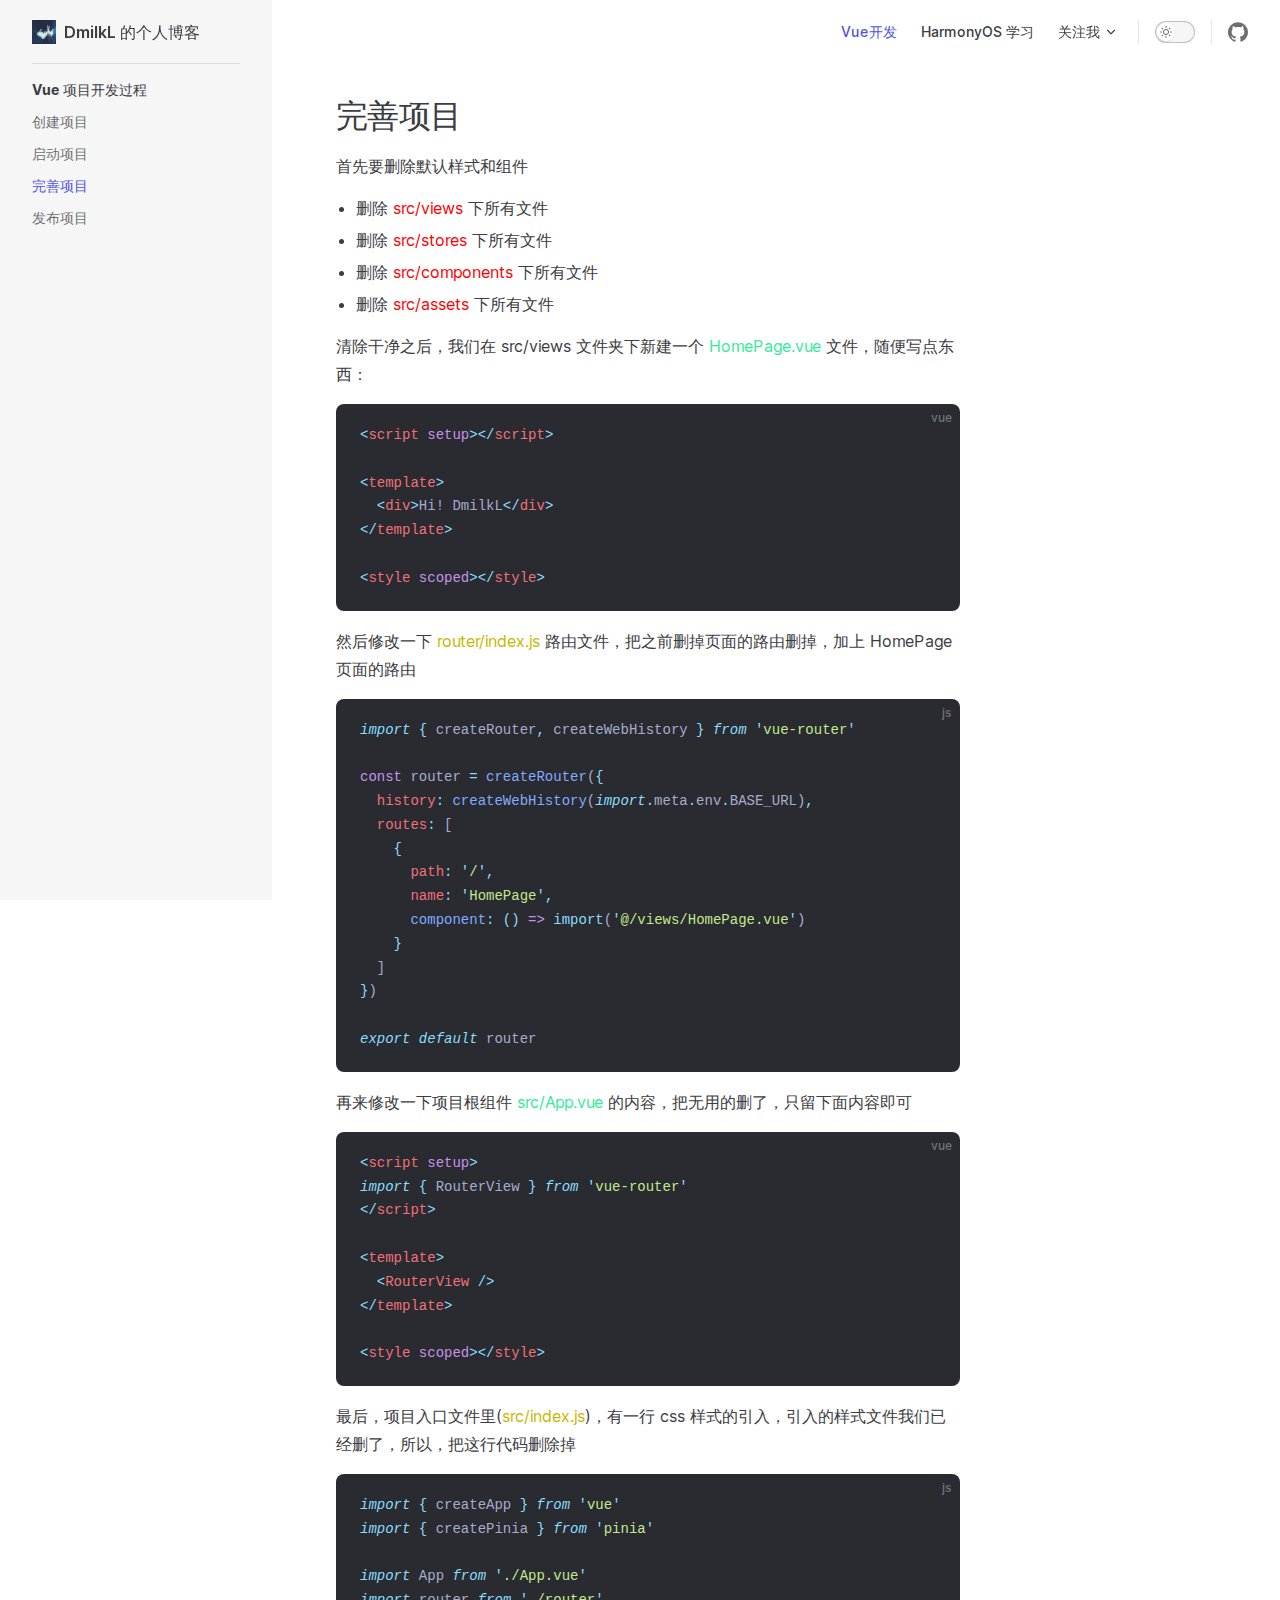
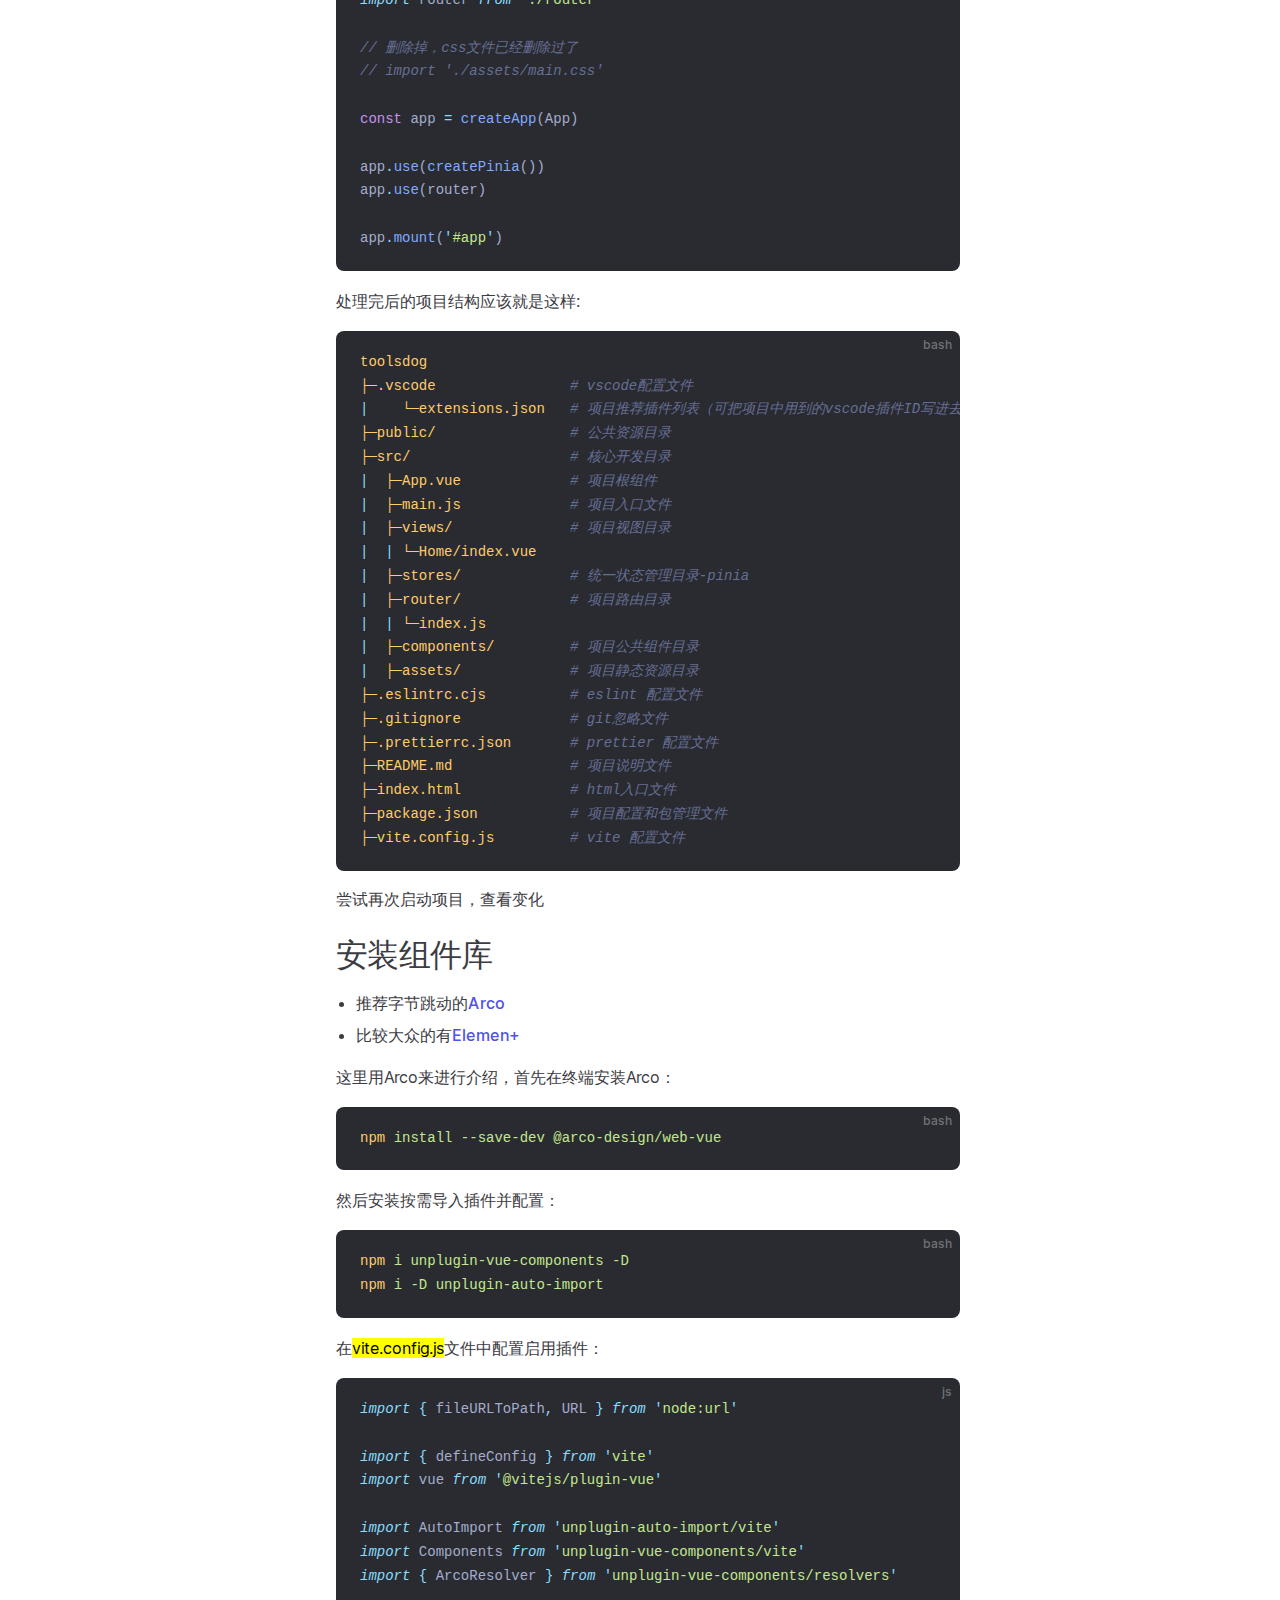
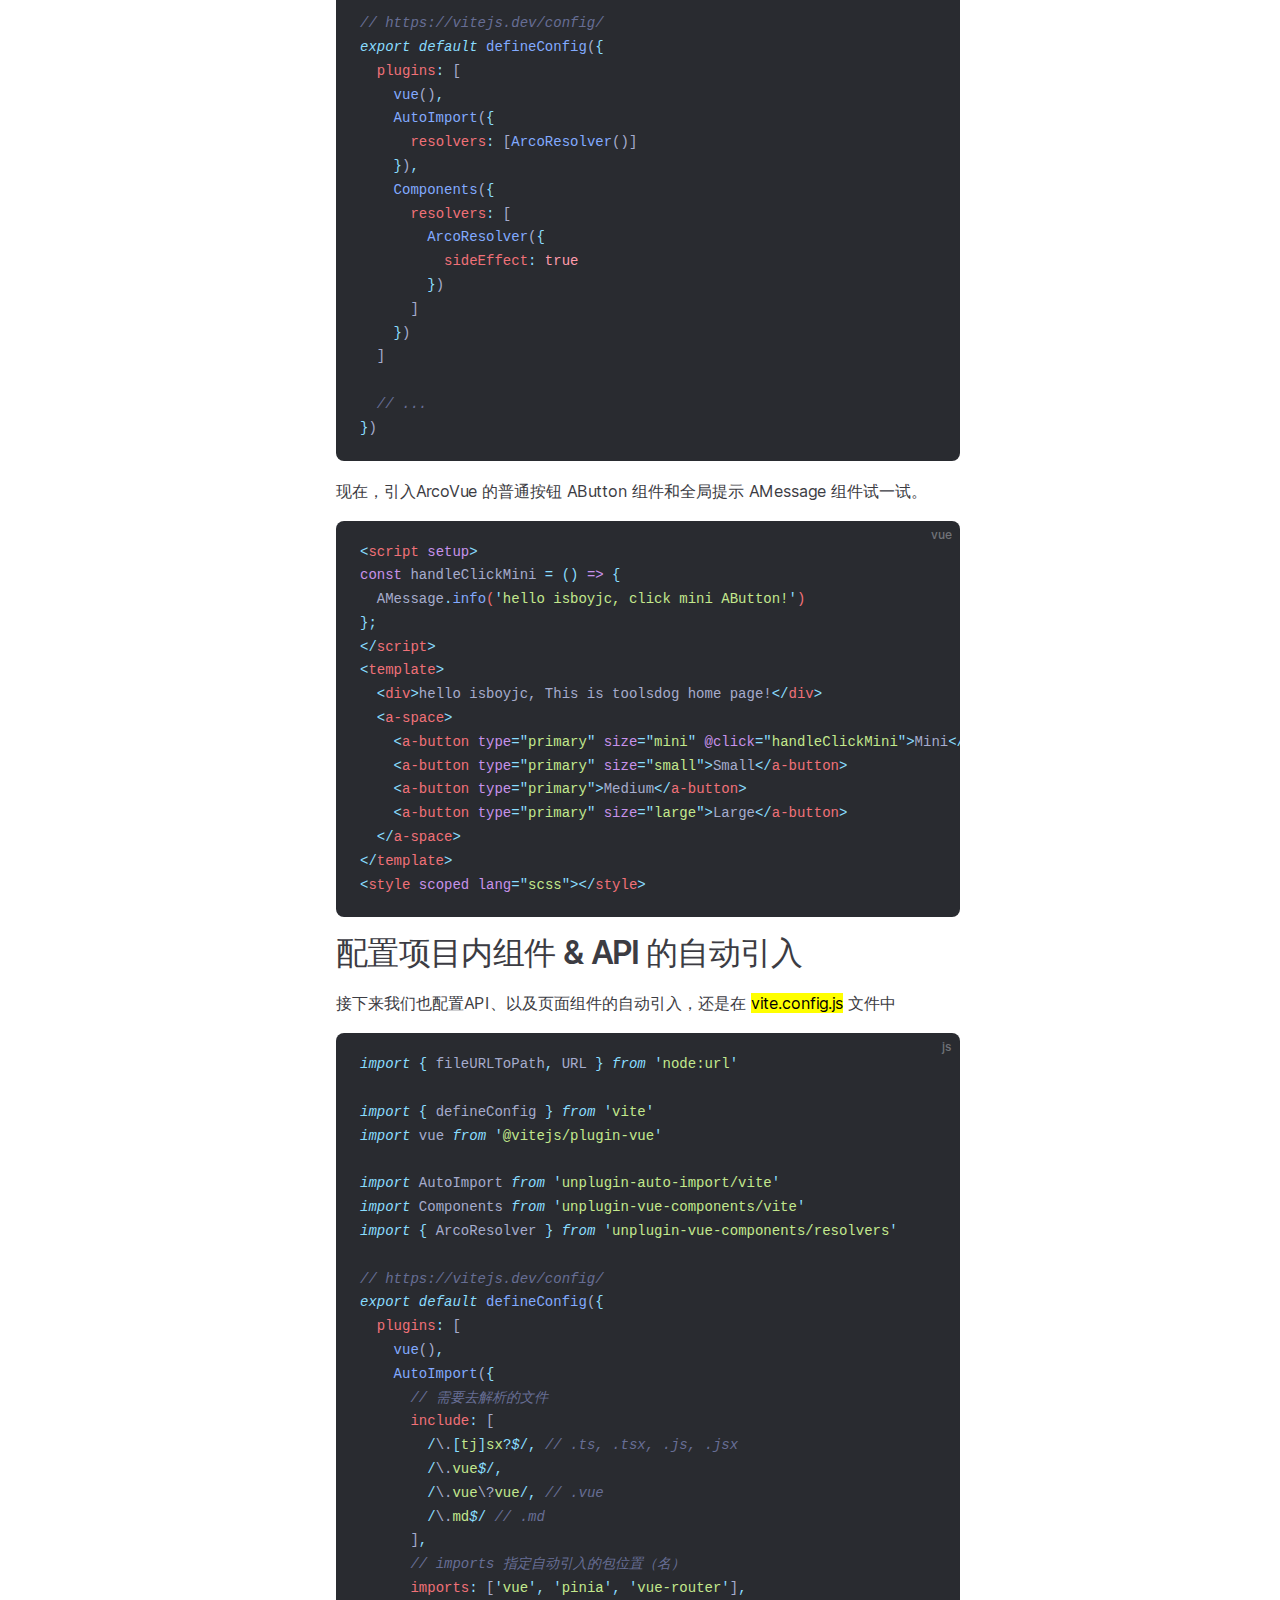
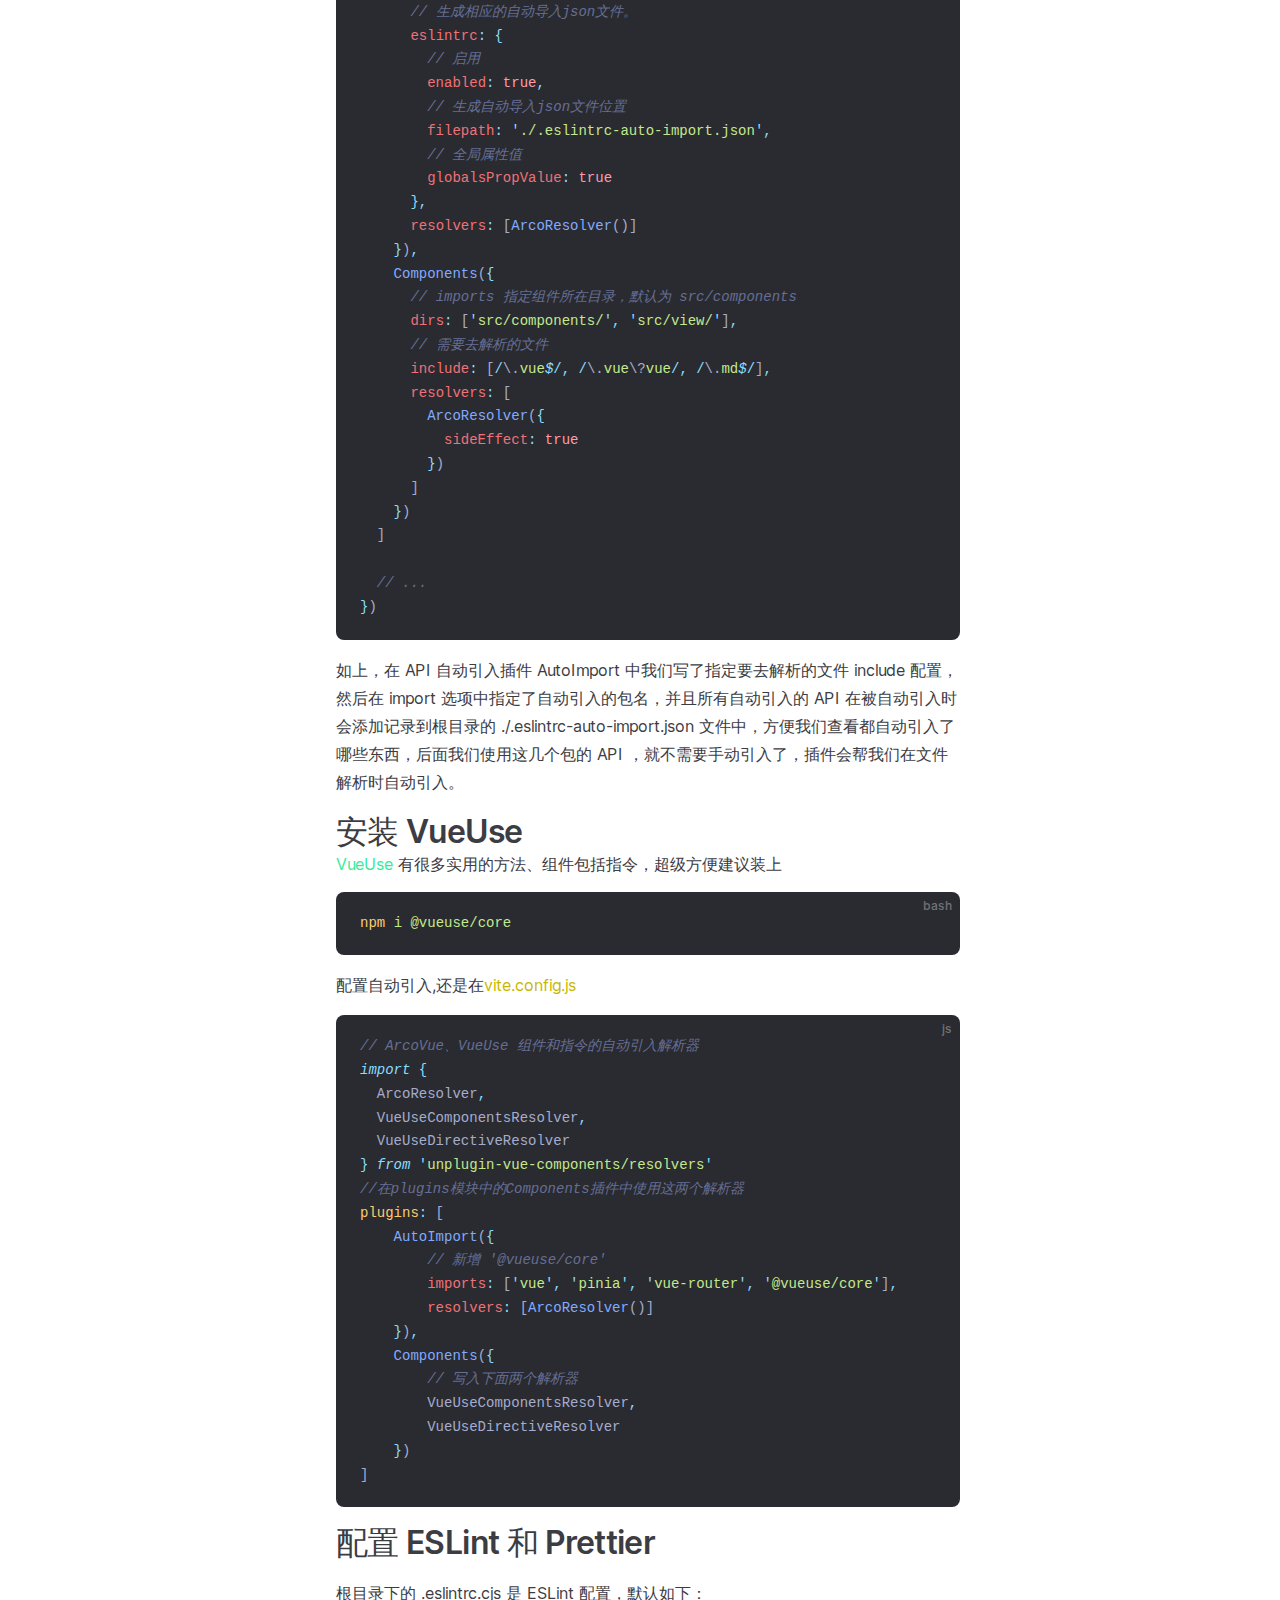
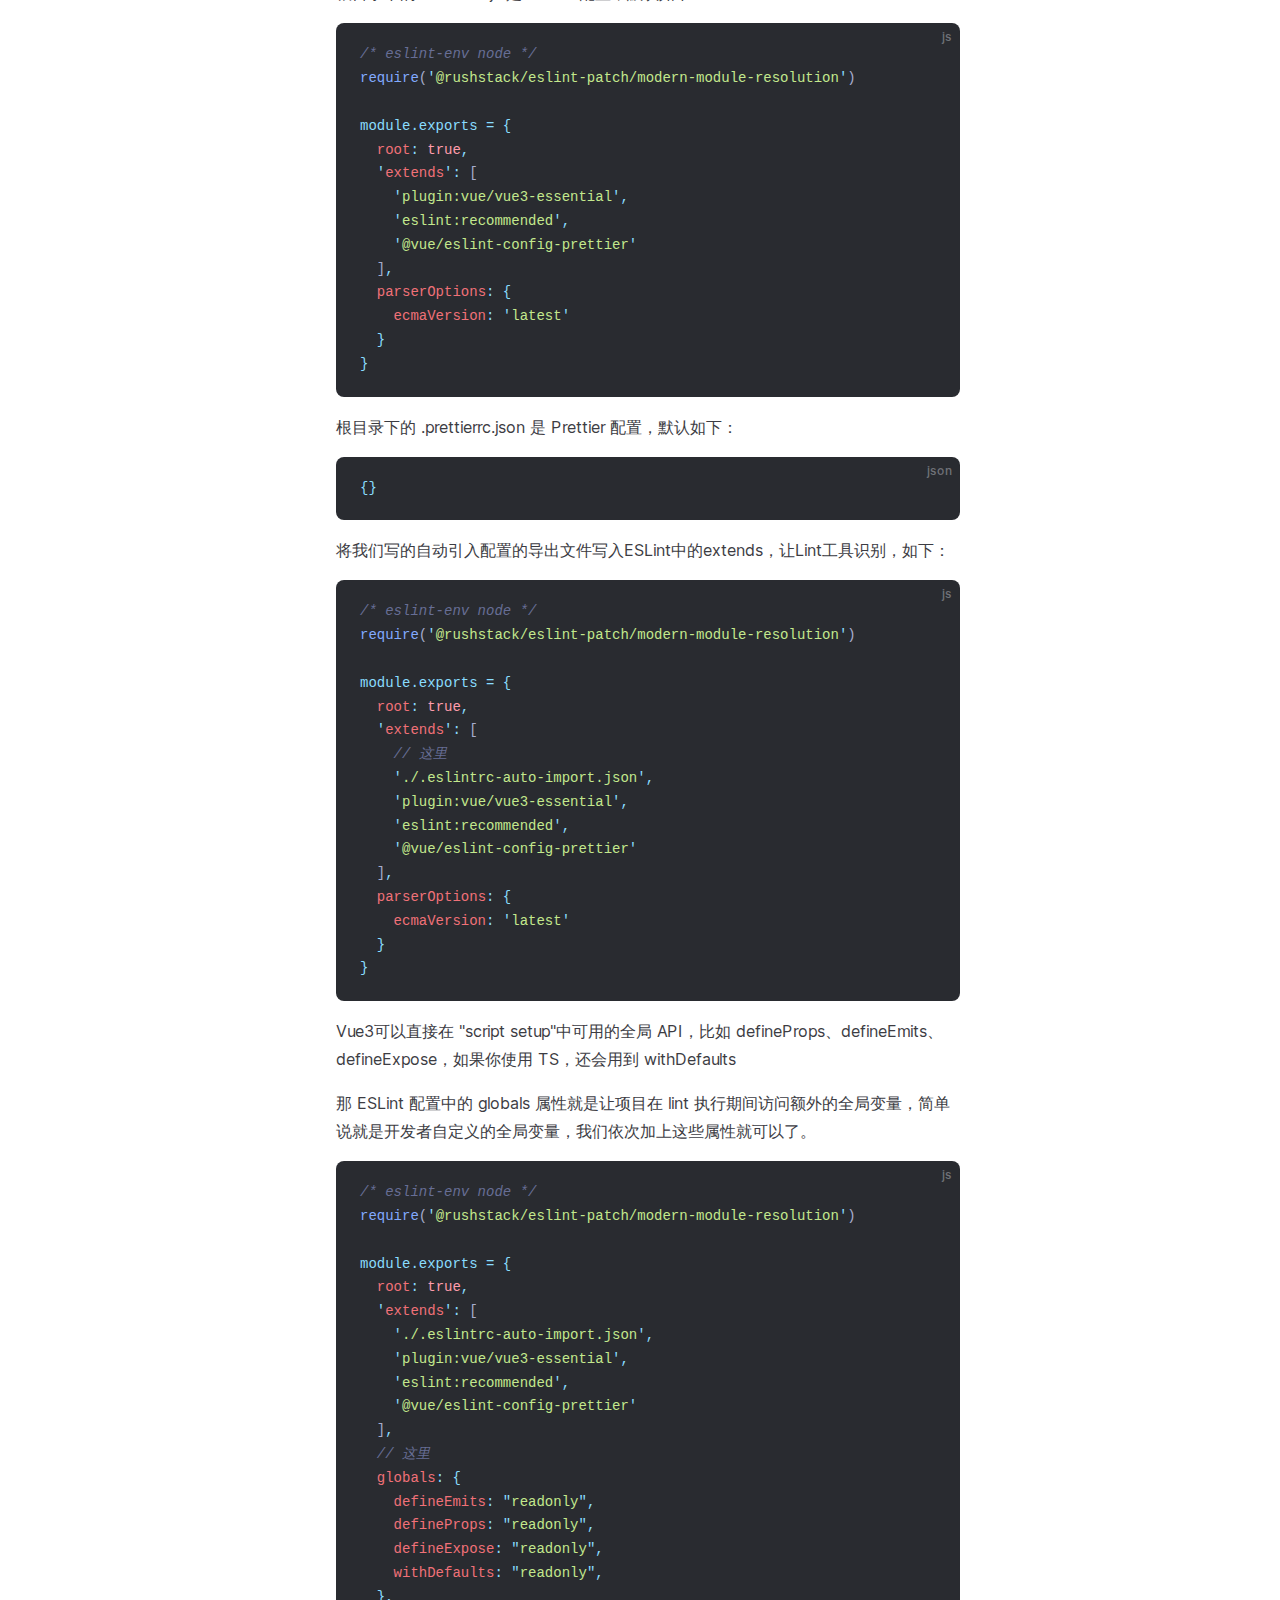
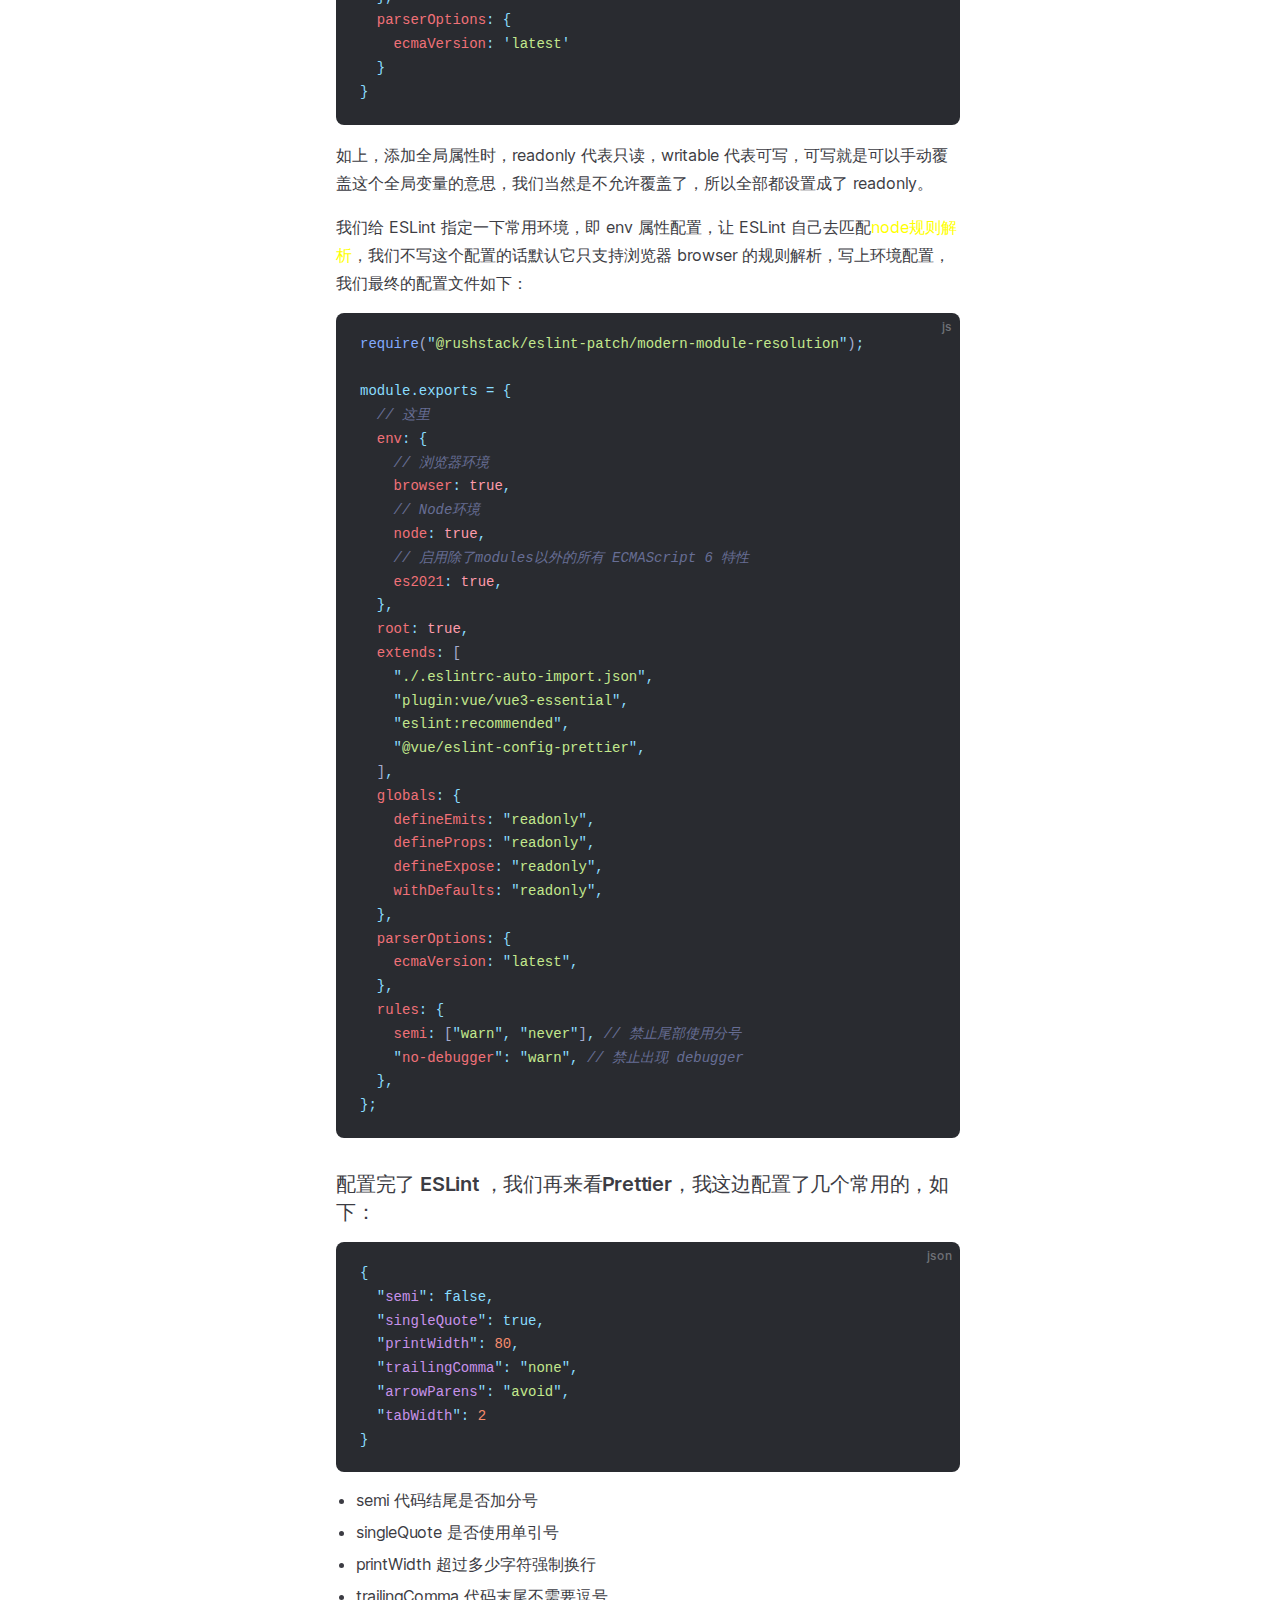
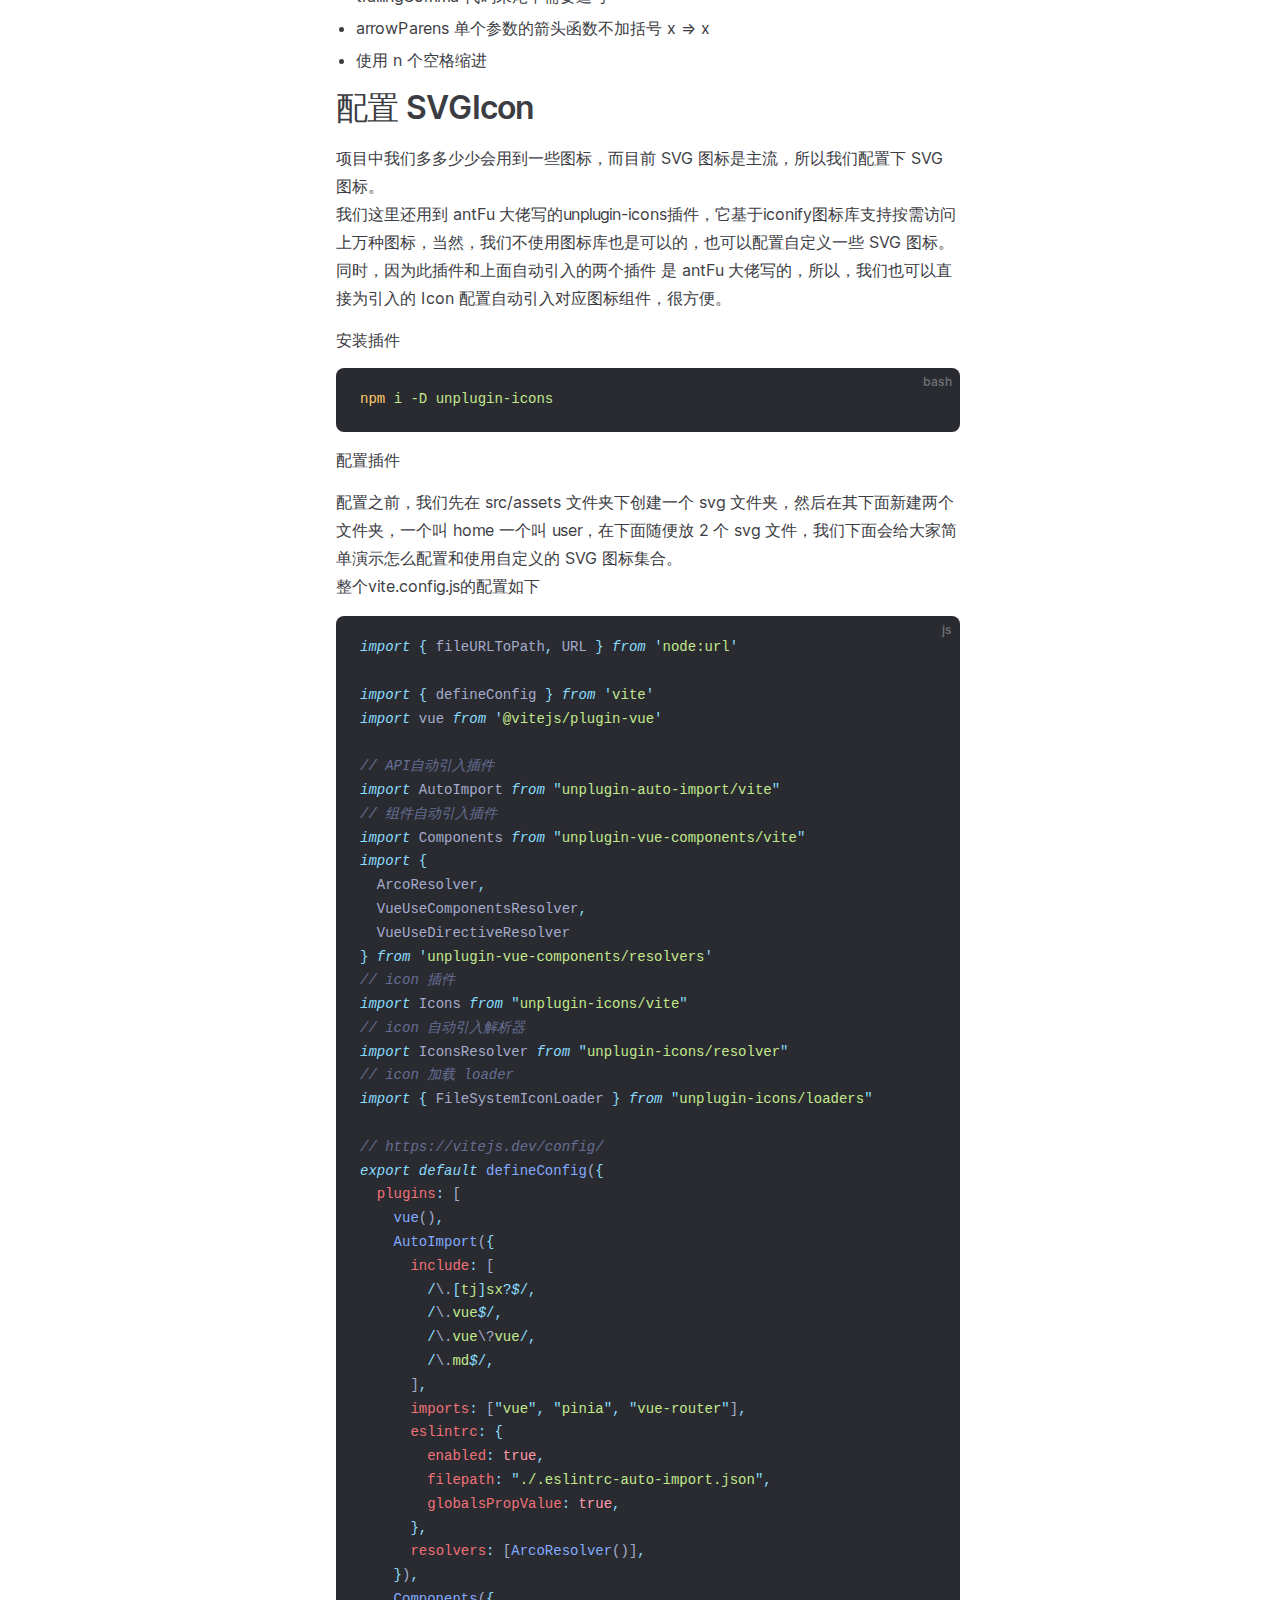
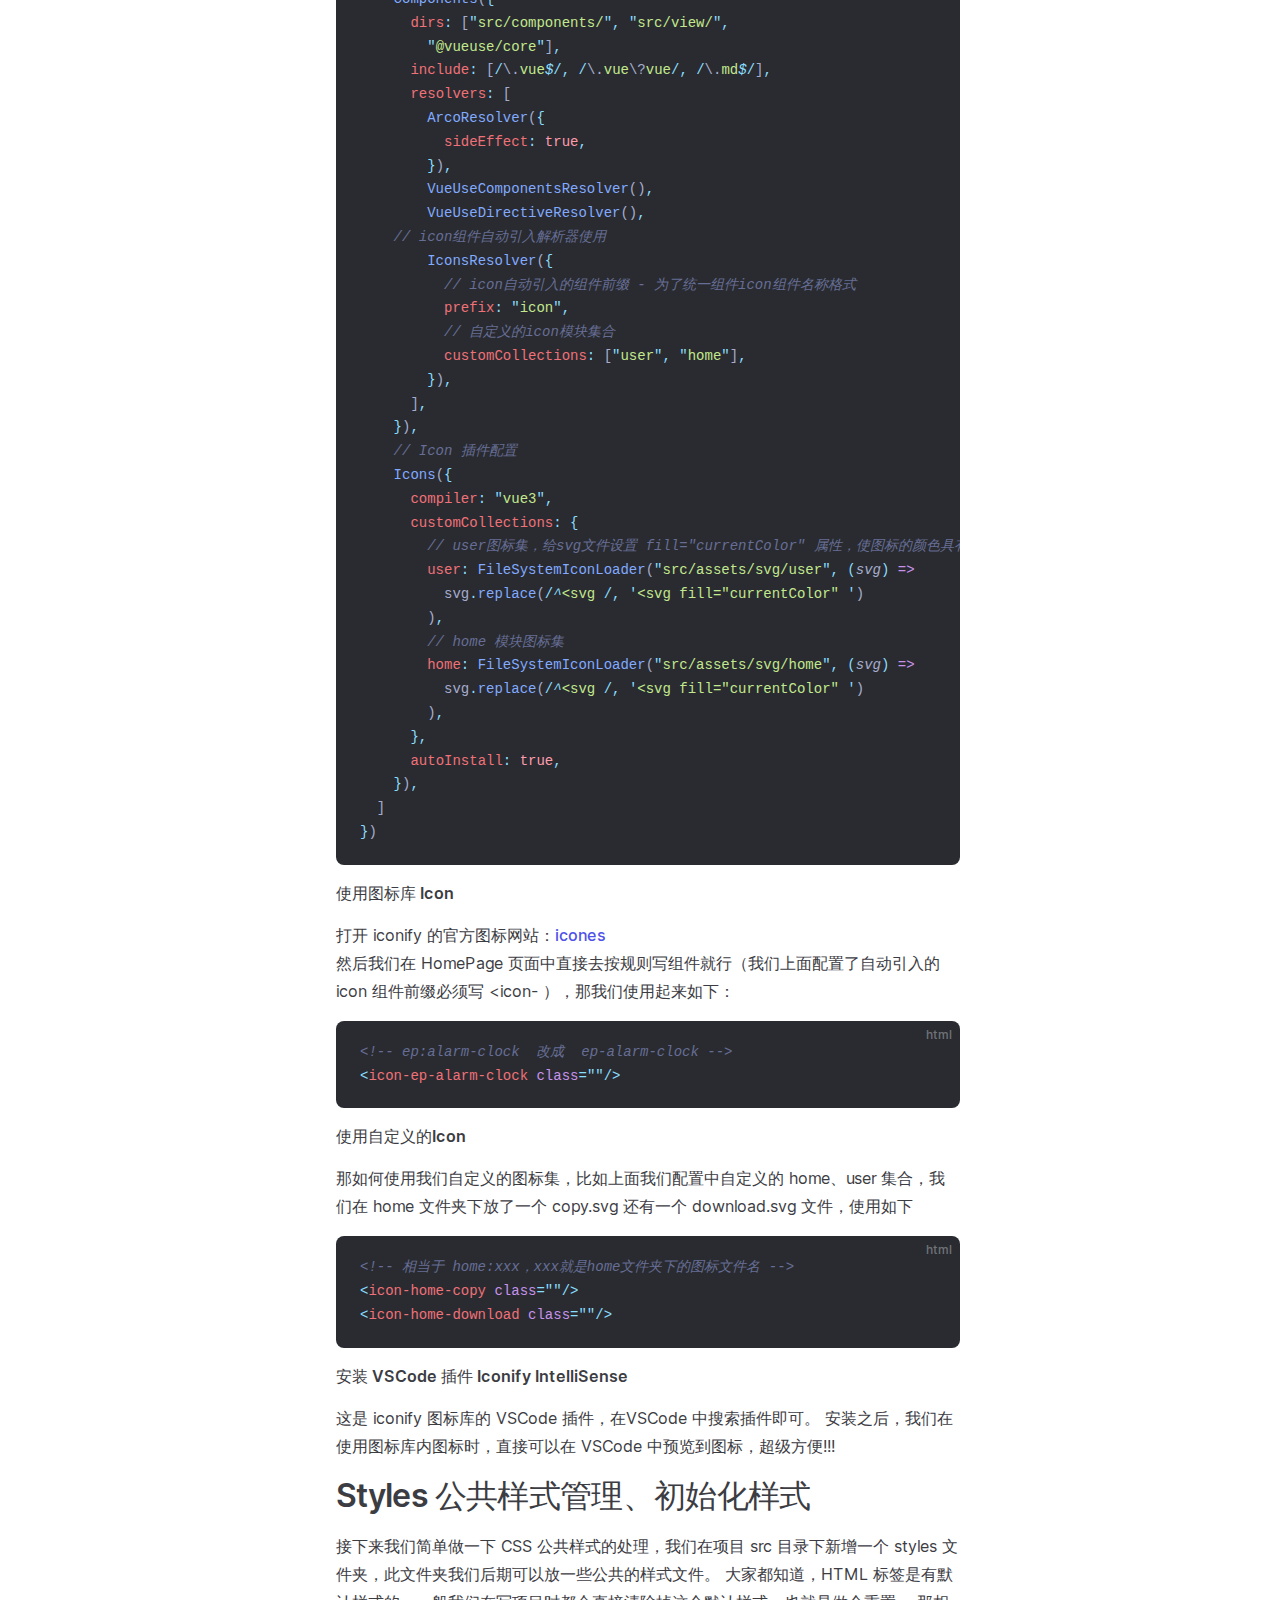
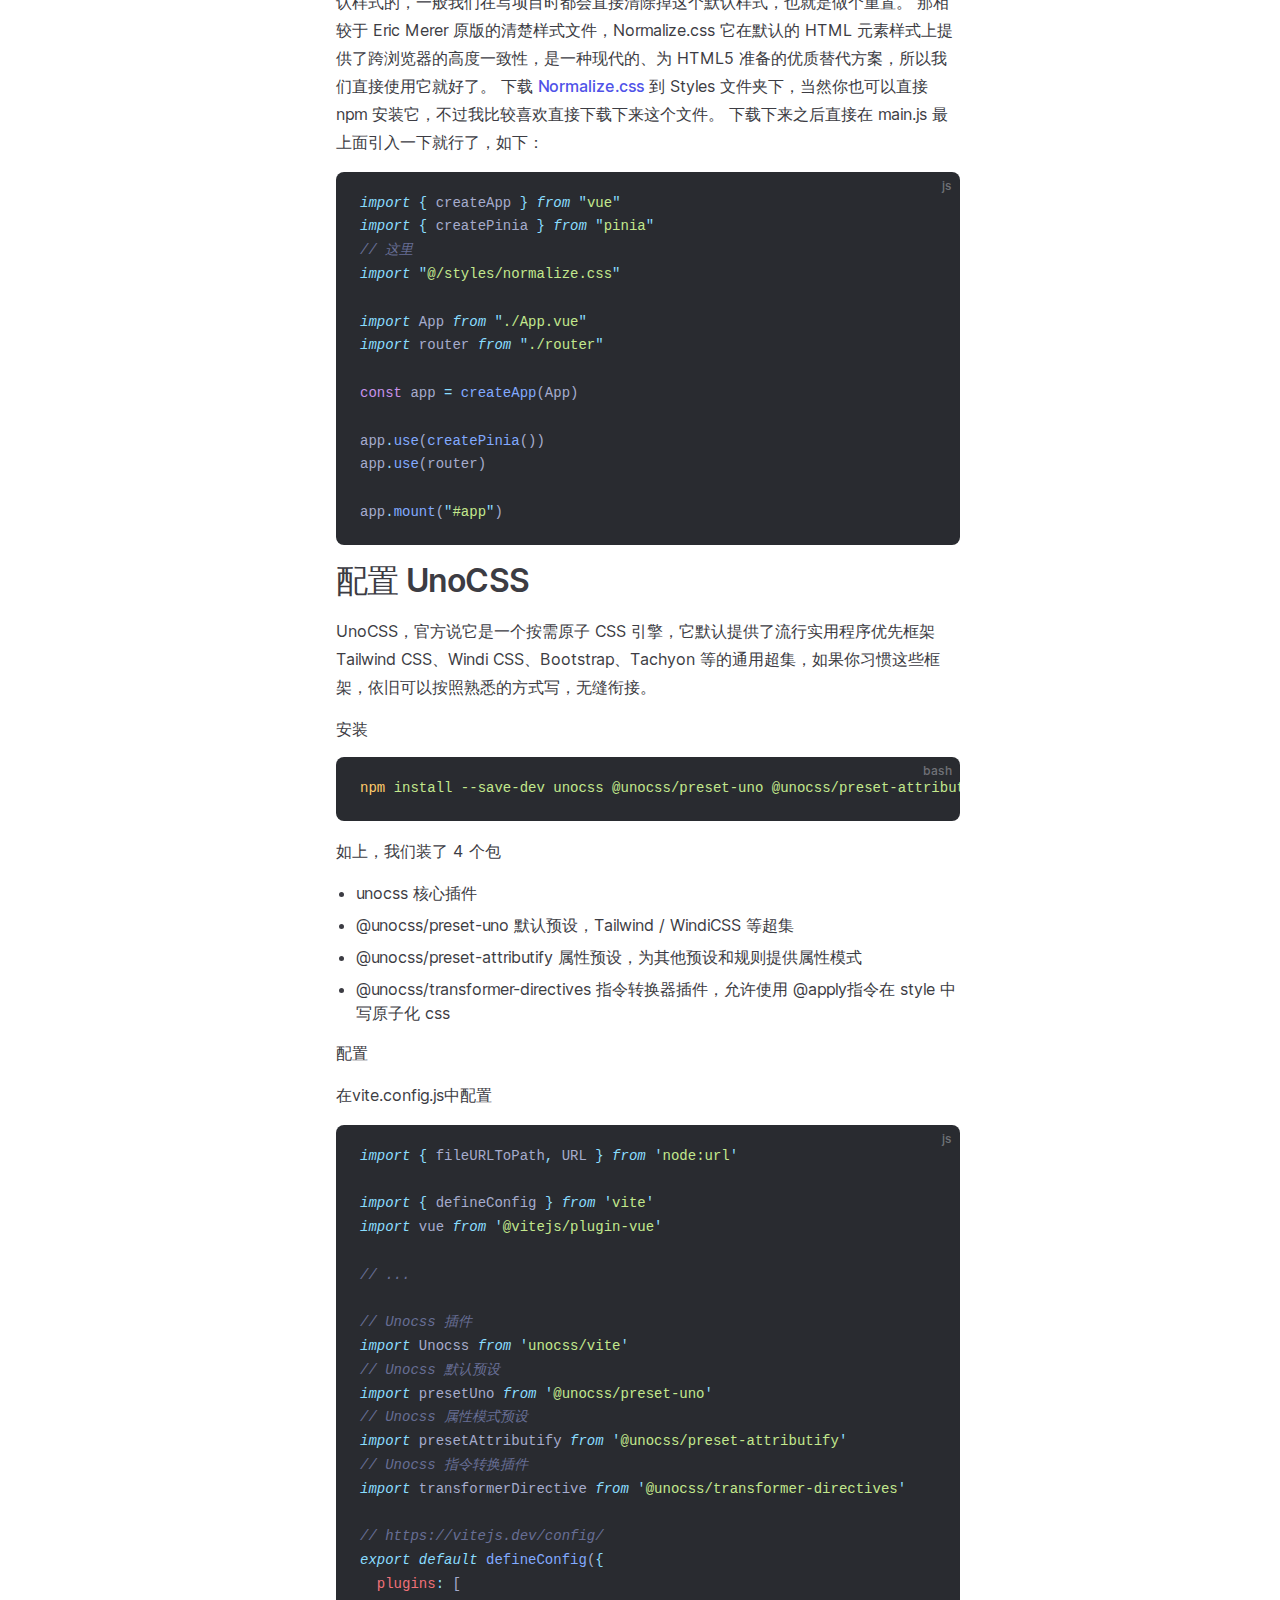
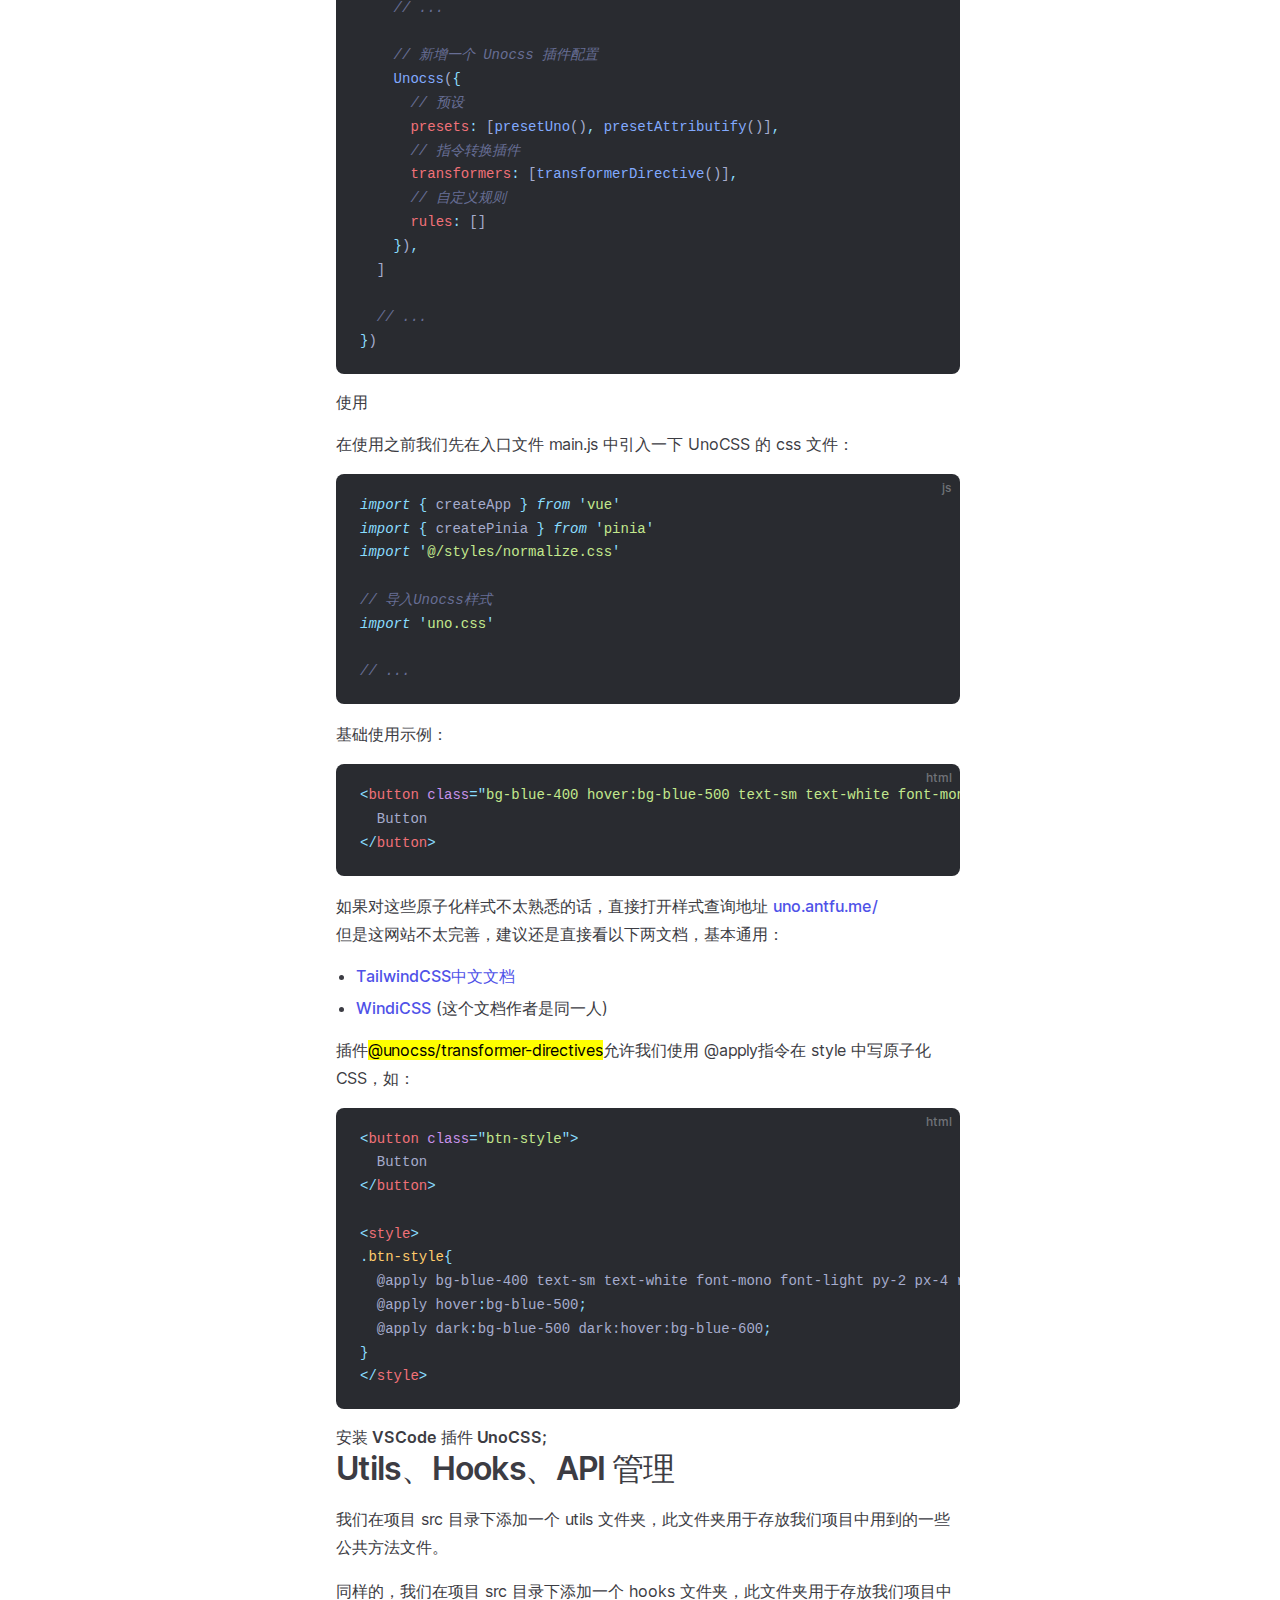
<file: Vue-Dev/Then.html>
<!DOCTYPE html>
<html lang="en-US" dir="ltr">
  <head>
    <meta charset="utf-8">
    <meta name="viewport" content="width=device-width,initial-scale=1">
    <title>完善项目 | DmilkL 的个人博客</title>
    <meta name="description" content="A VitePress site">
    <link rel="preload stylesheet" href="/assets/style.9378356c.css" as="style">
    
    <script type="module" src="/assets/app.f9e639c7.js"></script>
    <link rel="preload" href="/assets/inter-roman-latin.2ed14f66.woff2" as="font" type="font/woff2" crossorigin="">
    <link rel="modulepreload" href="/assets/chunks/framework.2116cc8b.js">
    <link rel="modulepreload" href="/assets/chunks/theme.59985a9a.js">
    <link rel="modulepreload" href="/assets/Vue-Dev_Then.md.35264654.lean.js">
    <script id="check-dark-light">(()=>{const e=localStorage.getItem("vitepress-theme-appearance")||"",a=window.matchMedia("(prefers-color-scheme: dark)").matches;(!e||e==="auto"?a:e==="dark")&&document.documentElement.classList.add("dark")})();</script>
  </head>
  <body>
    <div id="app"><div class="Layout" data-v-255ec12d><!--[--><!--]--><!--[--><span tabindex="-1" data-v-ae3e3f51></span><a href="#VPContent" class="VPSkipLink visually-hidden" data-v-ae3e3f51> Skip to content </a><!--]--><!----><header class="VPNav" data-v-255ec12d data-v-7e5bc4a5><div class="VPNavBar has-sidebar" data-v-7e5bc4a5 data-v-faa4ef78><div class="container" data-v-faa4ef78><div class="title" data-v-faa4ef78><div class="VPNavBarTitle has-sidebar" data-v-faa4ef78 data-v-8bbac535><a class="title" href="/" data-v-8bbac535><!--[--><!--]--><!--[--><img class="VPImage logo" src="/Head Portrait.jpg" alt data-v-6db2186b><!--]--><!--[-->DmilkL 的个人博客<!--]--><!--[--><!--]--></a></div></div><div class="content" data-v-faa4ef78><div class="curtain" data-v-faa4ef78></div><div class="content-body" data-v-faa4ef78><!--[--><!--]--><div class="VPNavBarSearch search" style="--vp-meta-key:&#39;Meta&#39;;" data-v-faa4ef78><!----></div><nav aria-labelledby="main-nav-aria-label" class="VPNavBarMenu menu" data-v-faa4ef78 data-v-7f418b0f><span id="main-nav-aria-label" class="visually-hidden" data-v-7f418b0f>Main Navigation</span><!--[--><!--[--><a class="VPLink link VPNavBarMenuLink active" href="/Vue-Dev/First.html" tabindex="0" data-v-7f418b0f data-v-5e623618><!--[-->Vue开发<!--]--></a><!--]--><!--[--><a class="VPLink link VPNavBarMenuLink" href="/HarmonyOS-Study/First.html" tabindex="0" data-v-7f418b0f data-v-5e623618><!--[-->HarmonyOS 学习<!--]--></a><!--]--><!--[--><div class="VPFlyout VPNavBarMenuGroup" data-v-7f418b0f data-v-764effdf><button type="button" class="button" aria-haspopup="true" aria-expanded="false" data-v-764effdf><span class="text" data-v-764effdf><!----> 关注我 <svg xmlns="http://www.w3.org/2000/svg" aria-hidden="true" focusable="false" viewbox="0 0 24 24" class="text-icon" data-v-764effdf><path d="M12,16c-0.3,0-0.5-0.1-0.7-0.3l-6-6c-0.4-0.4-0.4-1,0-1.4s1-0.4,1.4,0l5.3,5.3l5.3-5.3c0.4-0.4,1-0.4,1.4,0s0.4,1,0,1.4l-6,6C12.5,15.9,12.3,16,12,16z"></path></svg></span></button><div class="menu" data-v-764effdf><div class="VPMenu" data-v-764effdf data-v-e7ea1737><div class="items" data-v-e7ea1737><!--[--><!--[--><div class="VPMenuLink" data-v-e7ea1737 data-v-2f2cfafc><a class="VPLink link vp-external-link-icon" href="https://space.bilibili.com/382037960?spm_id_from=333.1007.0.0" target="_blank" rel="noreferrer" data-v-2f2cfafc><!--[-->BiliBili<!--]--></a></div><!--]--><!--[--><div class="VPMenuLink" data-v-e7ea1737 data-v-2f2cfafc><a class="VPLink link vp-external-link-icon" href="https://github.com/LDmilk" target="_blank" rel="noreferrer" data-v-2f2cfafc><!--[-->Github<!--]--></a></div><!--]--><!--]--></div><!--[--><!--]--></div></div></div><!--]--><!--]--></nav><!----><div class="VPNavBarAppearance appearance" data-v-faa4ef78 data-v-f6a63727><button class="VPSwitch VPSwitchAppearance" type="button" role="switch" title="toggle dark mode" aria-checked="false" data-v-f6a63727 data-v-82b282f1 data-v-f3c41672><span class="check" data-v-f3c41672><span class="icon" data-v-f3c41672><!--[--><svg xmlns="http://www.w3.org/2000/svg" aria-hidden="true" focusable="false" viewbox="0 0 24 24" class="sun" data-v-82b282f1><path d="M12,18c-3.3,0-6-2.7-6-6s2.7-6,6-6s6,2.7,6,6S15.3,18,12,18zM12,8c-2.2,0-4,1.8-4,4c0,2.2,1.8,4,4,4c2.2,0,4-1.8,4-4C16,9.8,14.2,8,12,8z"></path><path d="M12,4c-0.6,0-1-0.4-1-1V1c0-0.6,0.4-1,1-1s1,0.4,1,1v2C13,3.6,12.6,4,12,4z"></path><path d="M12,24c-0.6,0-1-0.4-1-1v-2c0-0.6,0.4-1,1-1s1,0.4,1,1v2C13,23.6,12.6,24,12,24z"></path><path d="M5.6,6.6c-0.3,0-0.5-0.1-0.7-0.3L3.5,4.9c-0.4-0.4-0.4-1,0-1.4s1-0.4,1.4,0l1.4,1.4c0.4,0.4,0.4,1,0,1.4C6.2,6.5,5.9,6.6,5.6,6.6z"></path><path d="M19.8,20.8c-0.3,0-0.5-0.1-0.7-0.3l-1.4-1.4c-0.4-0.4-0.4-1,0-1.4s1-0.4,1.4,0l1.4,1.4c0.4,0.4,0.4,1,0,1.4C20.3,20.7,20,20.8,19.8,20.8z"></path><path d="M3,13H1c-0.6,0-1-0.4-1-1s0.4-1,1-1h2c0.6,0,1,0.4,1,1S3.6,13,3,13z"></path><path d="M23,13h-2c-0.6,0-1-0.4-1-1s0.4-1,1-1h2c0.6,0,1,0.4,1,1S23.6,13,23,13z"></path><path d="M4.2,20.8c-0.3,0-0.5-0.1-0.7-0.3c-0.4-0.4-0.4-1,0-1.4l1.4-1.4c0.4-0.4,1-0.4,1.4,0s0.4,1,0,1.4l-1.4,1.4C4.7,20.7,4.5,20.8,4.2,20.8z"></path><path d="M18.4,6.6c-0.3,0-0.5-0.1-0.7-0.3c-0.4-0.4-0.4-1,0-1.4l1.4-1.4c0.4-0.4,1-0.4,1.4,0s0.4,1,0,1.4l-1.4,1.4C18.9,6.5,18.6,6.6,18.4,6.6z"></path></svg><svg xmlns="http://www.w3.org/2000/svg" aria-hidden="true" focusable="false" viewbox="0 0 24 24" class="moon" data-v-82b282f1><path d="M12.1,22c-0.3,0-0.6,0-0.9,0c-5.5-0.5-9.5-5.4-9-10.9c0.4-4.8,4.2-8.6,9-9c0.4,0,0.8,0.2,1,0.5c0.2,0.3,0.2,0.8-0.1,1.1c-2,2.7-1.4,6.4,1.3,8.4c2.1,1.6,5,1.6,7.1,0c0.3-0.2,0.7-0.3,1.1-0.1c0.3,0.2,0.5,0.6,0.5,1c-0.2,2.7-1.5,5.1-3.6,6.8C16.6,21.2,14.4,22,12.1,22zM9.3,4.4c-2.9,1-5,3.6-5.2,6.8c-0.4,4.4,2.8,8.3,7.2,8.7c2.1,0.2,4.2-0.4,5.8-1.8c1.1-0.9,1.9-2.1,2.4-3.4c-2.5,0.9-5.3,0.5-7.5-1.1C9.2,11.4,8.1,7.7,9.3,4.4z"></path></svg><!--]--></span></span></button></div><div class="VPSocialLinks VPNavBarSocialLinks social-links" data-v-faa4ef78 data-v-0394ad82 data-v-7bc22406><!--[--><a class="VPSocialLink no-icon" href="https://github.com/LDmilk" aria-label="github" target="_blank" rel="noopener" data-v-7bc22406 data-v-f80f8133><svg role="img" viewBox="0 0 24 24" xmlns="http://www.w3.org/2000/svg"><title>GitHub</title><path d="M12 .297c-6.63 0-12 5.373-12 12 0 5.303 3.438 9.8 8.205 11.385.6.113.82-.258.82-.577 0-.285-.01-1.04-.015-2.04-3.338.724-4.042-1.61-4.042-1.61C4.422 18.07 3.633 17.7 3.633 17.7c-1.087-.744.084-.729.084-.729 1.205.084 1.838 1.236 1.838 1.236 1.07 1.835 2.809 1.305 3.495.998.108-.776.417-1.305.76-1.605-2.665-.3-5.466-1.332-5.466-5.93 0-1.31.465-2.38 1.235-3.22-.135-.303-.54-1.523.105-3.176 0 0 1.005-.322 3.3 1.23.96-.267 1.98-.399 3-.405 1.02.006 2.04.138 3 .405 2.28-1.552 3.285-1.23 3.285-1.23.645 1.653.24 2.873.12 3.176.765.84 1.23 1.91 1.23 3.22 0 4.61-2.805 5.625-5.475 5.92.42.36.81 1.096.81 2.22 0 1.606-.015 2.896-.015 3.286 0 .315.21.69.825.57C20.565 22.092 24 17.592 24 12.297c0-6.627-5.373-12-12-12"/></svg></a><!--]--></div><div class="VPFlyout VPNavBarExtra extra" data-v-faa4ef78 data-v-40855f84 data-v-764effdf><button type="button" class="button" aria-haspopup="true" aria-expanded="false" aria-label="extra navigation" data-v-764effdf><svg xmlns="http://www.w3.org/2000/svg" aria-hidden="true" focusable="false" viewbox="0 0 24 24" class="icon" data-v-764effdf><circle cx="12" cy="12" r="2"></circle><circle cx="19" cy="12" r="2"></circle><circle cx="5" cy="12" r="2"></circle></svg></button><div class="menu" data-v-764effdf><div class="VPMenu" data-v-764effdf data-v-e7ea1737><!----><!--[--><!--[--><!----><div class="group" data-v-40855f84><div class="item appearance" data-v-40855f84><p class="label" data-v-40855f84>Appearance</p><div class="appearance-action" data-v-40855f84><button class="VPSwitch VPSwitchAppearance" type="button" role="switch" title="toggle dark mode" aria-checked="false" data-v-40855f84 data-v-82b282f1 data-v-f3c41672><span class="check" data-v-f3c41672><span class="icon" data-v-f3c41672><!--[--><svg xmlns="http://www.w3.org/2000/svg" aria-hidden="true" focusable="false" viewbox="0 0 24 24" class="sun" data-v-82b282f1><path d="M12,18c-3.3,0-6-2.7-6-6s2.7-6,6-6s6,2.7,6,6S15.3,18,12,18zM12,8c-2.2,0-4,1.8-4,4c0,2.2,1.8,4,4,4c2.2,0,4-1.8,4-4C16,9.8,14.2,8,12,8z"></path><path d="M12,4c-0.6,0-1-0.4-1-1V1c0-0.6,0.4-1,1-1s1,0.4,1,1v2C13,3.6,12.6,4,12,4z"></path><path d="M12,24c-0.6,0-1-0.4-1-1v-2c0-0.6,0.4-1,1-1s1,0.4,1,1v2C13,23.6,12.6,24,12,24z"></path><path d="M5.6,6.6c-0.3,0-0.5-0.1-0.7-0.3L3.5,4.9c-0.4-0.4-0.4-1,0-1.4s1-0.4,1.4,0l1.4,1.4c0.4,0.4,0.4,1,0,1.4C6.2,6.5,5.9,6.6,5.6,6.6z"></path><path d="M19.8,20.8c-0.3,0-0.5-0.1-0.7-0.3l-1.4-1.4c-0.4-0.4-0.4-1,0-1.4s1-0.4,1.4,0l1.4,1.4c0.4,0.4,0.4,1,0,1.4C20.3,20.7,20,20.8,19.8,20.8z"></path><path d="M3,13H1c-0.6,0-1-0.4-1-1s0.4-1,1-1h2c0.6,0,1,0.4,1,1S3.6,13,3,13z"></path><path d="M23,13h-2c-0.6,0-1-0.4-1-1s0.4-1,1-1h2c0.6,0,1,0.4,1,1S23.6,13,23,13z"></path><path d="M4.2,20.8c-0.3,0-0.5-0.1-0.7-0.3c-0.4-0.4-0.4-1,0-1.4l1.4-1.4c0.4-0.4,1-0.4,1.4,0s0.4,1,0,1.4l-1.4,1.4C4.7,20.7,4.5,20.8,4.2,20.8z"></path><path d="M18.4,6.6c-0.3,0-0.5-0.1-0.7-0.3c-0.4-0.4-0.4-1,0-1.4l1.4-1.4c0.4-0.4,1-0.4,1.4,0s0.4,1,0,1.4l-1.4,1.4C18.9,6.5,18.6,6.6,18.4,6.6z"></path></svg><svg xmlns="http://www.w3.org/2000/svg" aria-hidden="true" focusable="false" viewbox="0 0 24 24" class="moon" data-v-82b282f1><path d="M12.1,22c-0.3,0-0.6,0-0.9,0c-5.5-0.5-9.5-5.4-9-10.9c0.4-4.8,4.2-8.6,9-9c0.4,0,0.8,0.2,1,0.5c0.2,0.3,0.2,0.8-0.1,1.1c-2,2.7-1.4,6.4,1.3,8.4c2.1,1.6,5,1.6,7.1,0c0.3-0.2,0.7-0.3,1.1-0.1c0.3,0.2,0.5,0.6,0.5,1c-0.2,2.7-1.5,5.1-3.6,6.8C16.6,21.2,14.4,22,12.1,22zM9.3,4.4c-2.9,1-5,3.6-5.2,6.8c-0.4,4.4,2.8,8.3,7.2,8.7c2.1,0.2,4.2-0.4,5.8-1.8c1.1-0.9,1.9-2.1,2.4-3.4c-2.5,0.9-5.3,0.5-7.5-1.1C9.2,11.4,8.1,7.7,9.3,4.4z"></path></svg><!--]--></span></span></button></div></div></div><div class="group" data-v-40855f84><div class="item social-links" data-v-40855f84><div class="VPSocialLinks social-links-list" data-v-40855f84 data-v-7bc22406><!--[--><a class="VPSocialLink no-icon" href="https://github.com/LDmilk" aria-label="github" target="_blank" rel="noopener" data-v-7bc22406 data-v-f80f8133><svg role="img" viewBox="0 0 24 24" xmlns="http://www.w3.org/2000/svg"><title>GitHub</title><path d="M12 .297c-6.63 0-12 5.373-12 12 0 5.303 3.438 9.8 8.205 11.385.6.113.82-.258.82-.577 0-.285-.01-1.04-.015-2.04-3.338.724-4.042-1.61-4.042-1.61C4.422 18.07 3.633 17.7 3.633 17.7c-1.087-.744.084-.729.084-.729 1.205.084 1.838 1.236 1.838 1.236 1.07 1.835 2.809 1.305 3.495.998.108-.776.417-1.305.76-1.605-2.665-.3-5.466-1.332-5.466-5.93 0-1.31.465-2.38 1.235-3.22-.135-.303-.54-1.523.105-3.176 0 0 1.005-.322 3.3 1.23.96-.267 1.98-.399 3-.405 1.02.006 2.04.138 3 .405 2.28-1.552 3.285-1.23 3.285-1.23.645 1.653.24 2.873.12 3.176.765.84 1.23 1.91 1.23 3.22 0 4.61-2.805 5.625-5.475 5.92.42.36.81 1.096.81 2.22 0 1.606-.015 2.896-.015 3.286 0 .315.21.69.825.57C20.565 22.092 24 17.592 24 12.297c0-6.627-5.373-12-12-12"/></svg></a><!--]--></div></div></div><!--]--><!--]--></div></div></div><!--[--><!--]--><button type="button" class="VPNavBarHamburger hamburger" aria-label="mobile navigation" aria-expanded="false" aria-controls="VPNavScreen" data-v-faa4ef78 data-v-e5dd9c1c><span class="container" data-v-e5dd9c1c><span class="top" data-v-e5dd9c1c></span><span class="middle" data-v-e5dd9c1c></span><span class="bottom" data-v-e5dd9c1c></span></span></button></div></div></div></div><!----></header><div class="VPLocalNav reached-top" data-v-255ec12d data-v-5cfd5582><button class="menu" aria-expanded="false" aria-controls="VPSidebarNav" data-v-5cfd5582><svg xmlns="http://www.w3.org/2000/svg" aria-hidden="true" focusable="false" viewbox="0 0 24 24" class="menu-icon" data-v-5cfd5582><path d="M17,11H3c-0.6,0-1-0.4-1-1s0.4-1,1-1h14c0.6,0,1,0.4,1,1S17.6,11,17,11z"></path><path d="M21,7H3C2.4,7,2,6.6,2,6s0.4-1,1-1h18c0.6,0,1,0.4,1,1S21.6,7,21,7z"></path><path d="M21,15H3c-0.6,0-1-0.4-1-1s0.4-1,1-1h18c0.6,0,1,0.4,1,1S21.6,15,21,15z"></path><path d="M17,19H3c-0.6,0-1-0.4-1-1s0.4-1,1-1h14c0.6,0,1,0.4,1,1S17.6,19,17,19z"></path></svg><span class="menu-text" data-v-5cfd5582>Menu</span></button><div class="VPLocalNavOutlineDropdown" style="--vp-vh:0px;" data-v-5cfd5582 data-v-d5bb9d56><button data-v-d5bb9d56>Return to top</button><!----></div></div><aside class="VPSidebar" data-v-255ec12d data-v-845b8fc6><div class="curtain" data-v-845b8fc6></div><nav class="nav" id="VPSidebarNav" aria-labelledby="sidebar-aria-label" tabindex="-1" data-v-845b8fc6><span class="visually-hidden" id="sidebar-aria-label" data-v-845b8fc6> Sidebar Navigation </span><!--[--><!--]--><!--[--><div class="group" data-v-845b8fc6><section class="VPSidebarItem level-0 has-active" data-v-845b8fc6 data-v-4fbabd82><div class="item" role="button" tabindex="0" data-v-4fbabd82><div class="indicator" data-v-4fbabd82></div><h2 class="text" data-v-4fbabd82>Vue 项目开发过程</h2><!----></div><div class="items" data-v-4fbabd82><!--[--><div class="VPSidebarItem level-1 is-link" data-v-4fbabd82 data-v-4fbabd82><div class="item" data-v-4fbabd82><div class="indicator" data-v-4fbabd82></div><a class="VPLink link link" href="/Vue-Dev/First.html" data-v-4fbabd82><!--[--><p class="text" data-v-4fbabd82>创建项目</p><!--]--></a><!----></div><!----></div><div class="VPSidebarItem level-1 is-link" data-v-4fbabd82 data-v-4fbabd82><div class="item" data-v-4fbabd82><div class="indicator" data-v-4fbabd82></div><a class="VPLink link link" href="/Vue-Dev/Second.html" data-v-4fbabd82><!--[--><p class="text" data-v-4fbabd82>启动项目</p><!--]--></a><!----></div><!----></div><div class="VPSidebarItem level-1 is-link is-active has-active" data-v-4fbabd82 data-v-4fbabd82><div class="item" data-v-4fbabd82><div class="indicator" data-v-4fbabd82></div><a class="VPLink link link" href="/Vue-Dev/Then.html" data-v-4fbabd82><!--[--><p class="text" data-v-4fbabd82>完善项目</p><!--]--></a><!----></div><!----></div><div class="VPSidebarItem level-1 is-link" data-v-4fbabd82 data-v-4fbabd82><div class="item" data-v-4fbabd82><div class="indicator" data-v-4fbabd82></div><a class="VPLink link link" href="/Vue-Dev/Finally.html" data-v-4fbabd82><!--[--><p class="text" data-v-4fbabd82>发布项目</p><!--]--></a><!----></div><!----></div><!--]--></div></section></div><!--]--><!--[--><!--]--></nav></aside><div class="VPContent has-sidebar" id="VPContent" data-v-255ec12d data-v-3107c4ee><div class="VPDoc has-sidebar has-aside" data-v-3107c4ee data-v-6b87e69f><!--[--><!--]--><div class="container" data-v-6b87e69f><div class="aside" data-v-6b87e69f><div class="aside-curtain" data-v-6b87e69f></div><div class="aside-container" data-v-6b87e69f><div class="aside-content" data-v-6b87e69f><div class="VPDocAside" data-v-6b87e69f data-v-3f215769><!--[--><!--]--><!--[--><!--]--><div class="VPDocAsideOutline" data-v-3f215769 data-v-ff0f39c8><div class="content" data-v-ff0f39c8><div class="outline-marker" data-v-ff0f39c8></div><div class="outline-title" data-v-ff0f39c8>On this page</div><nav aria-labelledby="doc-outline-aria-label" data-v-ff0f39c8><span class="visually-hidden" id="doc-outline-aria-label" data-v-ff0f39c8> Table of Contents for current page </span><ul class="root" data-v-ff0f39c8 data-v-b0ff2abe><!--[--><!--]--></ul></nav></div></div><!--[--><!--]--><div class="spacer" data-v-3f215769></div><!--[--><!--]--><!----><!--[--><!--]--><!--[--><!--]--></div></div></div></div><div class="content" data-v-6b87e69f><div class="content-container" data-v-6b87e69f><!--[--><!--]--><!----><main class="main" data-v-6b87e69f><div style="position:relative;" class="vp-doc _Vue-Dev_Then" data-v-6b87e69f><div><h1 id="完善项目" tabindex="-1">完善项目 <a class="header-anchor" href="#完善项目" aria-label="Permalink to &quot;完善项目&quot;">​</a></h1><p>首先要删除默认样式和组件</p><ul><li>删除 <!----> 下所有文件</li><li>删除 <!----> 下所有文件</li><li>删除 <!----> 下所有文件</li><li>删除 <!----> 下所有文件</li></ul><p>清除干净之后，我们在 src/views 文件夹下新建一个 <!----> 文件，随便写点东西：</p><div class="language-vue"><button title="Copy Code" class="copy"></button><span class="lang">vue</span><pre class="shiki material-theme-palenight"><code><span class="line"><span style="color:#89DDFF;">&lt;</span><span style="color:#F07178;">script</span><span style="color:#A6ACCD;"> </span><span style="color:#C792EA;">setup</span><span style="color:#89DDFF;">&gt;&lt;/</span><span style="color:#F07178;">script</span><span style="color:#89DDFF;">&gt;</span></span>
<span class="line"></span>
<span class="line"><span style="color:#89DDFF;">&lt;</span><span style="color:#F07178;">template</span><span style="color:#89DDFF;">&gt;</span></span>
<span class="line"><span style="color:#A6ACCD;">  </span><span style="color:#89DDFF;">&lt;</span><span style="color:#F07178;">div</span><span style="color:#89DDFF;">&gt;</span><span style="color:#A6ACCD;">Hi! DmilkL</span><span style="color:#89DDFF;">&lt;/</span><span style="color:#F07178;">div</span><span style="color:#89DDFF;">&gt;</span></span>
<span class="line"><span style="color:#89DDFF;">&lt;/</span><span style="color:#F07178;">template</span><span style="color:#89DDFF;">&gt;</span></span>
<span class="line"></span>
<span class="line"><span style="color:#89DDFF;">&lt;</span><span style="color:#F07178;">style</span><span style="color:#A6ACCD;"> </span><span style="color:#C792EA;">scoped</span><span style="color:#89DDFF;">&gt;&lt;/</span><span style="color:#F07178;">style</span><span style="color:#89DDFF;">&gt;</span></span></code></pre></div><p>然后修改一下 <!----> 路由文件，把之前删掉页面的路由删掉，加上 HomePage 页面的路由</p><div class="language-js"><button title="Copy Code" class="copy"></button><span class="lang">js</span><pre class="shiki material-theme-palenight"><code><span class="line"><span style="color:#89DDFF;font-style:italic;">import</span><span style="color:#A6ACCD;"> </span><span style="color:#89DDFF;">{</span><span style="color:#F07178;"> </span><span style="color:#A6ACCD;">createRouter</span><span style="color:#89DDFF;">,</span><span style="color:#F07178;"> </span><span style="color:#A6ACCD;">createWebHistory</span><span style="color:#F07178;"> </span><span style="color:#89DDFF;">}</span><span style="color:#A6ACCD;"> </span><span style="color:#89DDFF;font-style:italic;">from</span><span style="color:#A6ACCD;"> </span><span style="color:#89DDFF;">&#39;</span><span style="color:#C3E88D;">vue-router</span><span style="color:#89DDFF;">&#39;</span></span>
<span class="line"></span>
<span class="line"><span style="color:#C792EA;">const</span><span style="color:#A6ACCD;"> router </span><span style="color:#89DDFF;">=</span><span style="color:#A6ACCD;"> </span><span style="color:#82AAFF;">createRouter</span><span style="color:#A6ACCD;">(</span><span style="color:#89DDFF;">{</span></span>
<span class="line"><span style="color:#A6ACCD;">  </span><span style="color:#F07178;">history</span><span style="color:#89DDFF;">:</span><span style="color:#A6ACCD;"> </span><span style="color:#82AAFF;">createWebHistory</span><span style="color:#A6ACCD;">(</span><span style="color:#89DDFF;font-style:italic;">import</span><span style="color:#89DDFF;">.</span><span style="color:#A6ACCD;">meta</span><span style="color:#89DDFF;">.</span><span style="color:#A6ACCD;">env</span><span style="color:#89DDFF;">.</span><span style="color:#A6ACCD;">BASE_URL)</span><span style="color:#89DDFF;">,</span></span>
<span class="line"><span style="color:#A6ACCD;">  </span><span style="color:#F07178;">routes</span><span style="color:#89DDFF;">:</span><span style="color:#A6ACCD;"> [</span></span>
<span class="line"><span style="color:#A6ACCD;">    </span><span style="color:#89DDFF;">{</span></span>
<span class="line"><span style="color:#A6ACCD;">      </span><span style="color:#F07178;">path</span><span style="color:#89DDFF;">:</span><span style="color:#A6ACCD;"> </span><span style="color:#89DDFF;">&#39;</span><span style="color:#C3E88D;">/</span><span style="color:#89DDFF;">&#39;</span><span style="color:#89DDFF;">,</span></span>
<span class="line"><span style="color:#A6ACCD;">      </span><span style="color:#F07178;">name</span><span style="color:#89DDFF;">:</span><span style="color:#A6ACCD;"> </span><span style="color:#89DDFF;">&#39;</span><span style="color:#C3E88D;">HomePage</span><span style="color:#89DDFF;">&#39;</span><span style="color:#89DDFF;">,</span></span>
<span class="line"><span style="color:#A6ACCD;">      </span><span style="color:#82AAFF;">component</span><span style="color:#89DDFF;">:</span><span style="color:#A6ACCD;"> </span><span style="color:#89DDFF;">()</span><span style="color:#A6ACCD;"> </span><span style="color:#C792EA;">=&gt;</span><span style="color:#A6ACCD;"> </span><span style="color:#89DDFF;">import</span><span style="color:#A6ACCD;">(</span><span style="color:#89DDFF;">&#39;</span><span style="color:#C3E88D;">@/views/HomePage.vue</span><span style="color:#89DDFF;">&#39;</span><span style="color:#A6ACCD;">)</span></span>
<span class="line"><span style="color:#A6ACCD;">    </span><span style="color:#89DDFF;">}</span></span>
<span class="line"><span style="color:#A6ACCD;">  ]</span></span>
<span class="line"><span style="color:#89DDFF;">}</span><span style="color:#A6ACCD;">)</span></span>
<span class="line"></span>
<span class="line"><span style="color:#89DDFF;font-style:italic;">export</span><span style="color:#A6ACCD;"> </span><span style="color:#89DDFF;font-style:italic;">default</span><span style="color:#A6ACCD;"> router</span></span></code></pre></div><p>再来修改一下项目根组件 <!----> 的内容，把无用的删了，只留下面内容即可</p><div class="language-vue"><button title="Copy Code" class="copy"></button><span class="lang">vue</span><pre class="shiki material-theme-palenight"><code><span class="line"><span style="color:#89DDFF;">&lt;</span><span style="color:#F07178;">script</span><span style="color:#A6ACCD;"> </span><span style="color:#C792EA;">setup</span><span style="color:#89DDFF;">&gt;</span></span>
<span class="line"><span style="color:#89DDFF;font-style:italic;">import</span><span style="color:#A6ACCD;"> </span><span style="color:#89DDFF;">{</span><span style="color:#F07178;"> </span><span style="color:#A6ACCD;">RouterView</span><span style="color:#F07178;"> </span><span style="color:#89DDFF;">}</span><span style="color:#A6ACCD;"> </span><span style="color:#89DDFF;font-style:italic;">from</span><span style="color:#A6ACCD;"> </span><span style="color:#89DDFF;">&#39;</span><span style="color:#C3E88D;">vue-router</span><span style="color:#89DDFF;">&#39;</span></span>
<span class="line"><span style="color:#89DDFF;">&lt;/</span><span style="color:#F07178;">script</span><span style="color:#89DDFF;">&gt;</span></span>
<span class="line"></span>
<span class="line"><span style="color:#89DDFF;">&lt;</span><span style="color:#F07178;">template</span><span style="color:#89DDFF;">&gt;</span></span>
<span class="line"><span style="color:#A6ACCD;">  </span><span style="color:#89DDFF;">&lt;</span><span style="color:#F07178;">RouterView</span><span style="color:#89DDFF;"> /&gt;</span></span>
<span class="line"><span style="color:#89DDFF;">&lt;/</span><span style="color:#F07178;">template</span><span style="color:#89DDFF;">&gt;</span></span>
<span class="line"></span>
<span class="line"><span style="color:#89DDFF;">&lt;</span><span style="color:#F07178;">style</span><span style="color:#A6ACCD;"> </span><span style="color:#C792EA;">scoped</span><span style="color:#89DDFF;">&gt;&lt;/</span><span style="color:#F07178;">style</span><span style="color:#89DDFF;">&gt;</span></span></code></pre></div><p>最后，项目入口文件里(<!---->)，有一行 css 样式的引入，引入的样式文件我们已经删了，所以，把这行代码删除掉</p><div class="language-js"><button title="Copy Code" class="copy"></button><span class="lang">js</span><pre class="shiki material-theme-palenight"><code><span class="line"><span style="color:#89DDFF;font-style:italic;">import</span><span style="color:#A6ACCD;"> </span><span style="color:#89DDFF;">{</span><span style="color:#F07178;"> </span><span style="color:#A6ACCD;">createApp</span><span style="color:#F07178;"> </span><span style="color:#89DDFF;">}</span><span style="color:#A6ACCD;"> </span><span style="color:#89DDFF;font-style:italic;">from</span><span style="color:#A6ACCD;"> </span><span style="color:#89DDFF;">&#39;</span><span style="color:#C3E88D;">vue</span><span style="color:#89DDFF;">&#39;</span></span>
<span class="line"><span style="color:#89DDFF;font-style:italic;">import</span><span style="color:#A6ACCD;"> </span><span style="color:#89DDFF;">{</span><span style="color:#F07178;"> </span><span style="color:#A6ACCD;">createPinia</span><span style="color:#F07178;"> </span><span style="color:#89DDFF;">}</span><span style="color:#A6ACCD;"> </span><span style="color:#89DDFF;font-style:italic;">from</span><span style="color:#A6ACCD;"> </span><span style="color:#89DDFF;">&#39;</span><span style="color:#C3E88D;">pinia</span><span style="color:#89DDFF;">&#39;</span></span>
<span class="line"></span>
<span class="line"><span style="color:#89DDFF;font-style:italic;">import</span><span style="color:#A6ACCD;"> App </span><span style="color:#89DDFF;font-style:italic;">from</span><span style="color:#A6ACCD;"> </span><span style="color:#89DDFF;">&#39;</span><span style="color:#C3E88D;">./App.vue</span><span style="color:#89DDFF;">&#39;</span></span>
<span class="line"><span style="color:#89DDFF;font-style:italic;">import</span><span style="color:#A6ACCD;"> router </span><span style="color:#89DDFF;font-style:italic;">from</span><span style="color:#A6ACCD;"> </span><span style="color:#89DDFF;">&#39;</span><span style="color:#C3E88D;">./router</span><span style="color:#89DDFF;">&#39;</span></span>
<span class="line"></span>
<span class="line"><span style="color:#676E95;font-style:italic;">// 删除掉，css文件已经删除过了</span></span>
<span class="line"><span style="color:#676E95;font-style:italic;">// import &#39;./assets/main.css&#39;</span></span>
<span class="line"></span>
<span class="line"><span style="color:#C792EA;">const</span><span style="color:#A6ACCD;"> app </span><span style="color:#89DDFF;">=</span><span style="color:#A6ACCD;"> </span><span style="color:#82AAFF;">createApp</span><span style="color:#A6ACCD;">(App)</span></span>
<span class="line"></span>
<span class="line"><span style="color:#A6ACCD;">app</span><span style="color:#89DDFF;">.</span><span style="color:#82AAFF;">use</span><span style="color:#A6ACCD;">(</span><span style="color:#82AAFF;">createPinia</span><span style="color:#A6ACCD;">())</span></span>
<span class="line"><span style="color:#A6ACCD;">app</span><span style="color:#89DDFF;">.</span><span style="color:#82AAFF;">use</span><span style="color:#A6ACCD;">(router)</span></span>
<span class="line"></span>
<span class="line"><span style="color:#A6ACCD;">app</span><span style="color:#89DDFF;">.</span><span style="color:#82AAFF;">mount</span><span style="color:#A6ACCD;">(</span><span style="color:#89DDFF;">&#39;</span><span style="color:#C3E88D;">#app</span><span style="color:#89DDFF;">&#39;</span><span style="color:#A6ACCD;">)</span></span></code></pre></div><p>处理完后的项目结构应该就是这样:</p><div class="language-bash"><button title="Copy Code" class="copy"></button><span class="lang">bash</span><pre class="shiki material-theme-palenight"><code><span class="line"><span style="color:#FFCB6B;">toolsdog</span></span>
<span class="line"><span style="color:#FFCB6B;">├─.vscode</span><span style="color:#A6ACCD;">                </span><span style="color:#676E95;font-style:italic;"># vscode配置文件</span></span>
<span class="line"><span style="color:#89DDFF;">|</span><span style="color:#A6ACCD;">    </span><span style="color:#FFCB6B;">└─extensions.json</span><span style="color:#A6ACCD;">   </span><span style="color:#676E95;font-style:italic;"># 项目推荐插件列表（可把项目中用到的vscode插件ID写进去，跑项目时没有安装这些插件会推荐安装）</span></span>
<span class="line"><span style="color:#FFCB6B;">├─public/</span><span style="color:#A6ACCD;">                </span><span style="color:#676E95;font-style:italic;"># 公共资源目录</span></span>
<span class="line"><span style="color:#FFCB6B;">├─src/</span><span style="color:#A6ACCD;">                   </span><span style="color:#676E95;font-style:italic;"># 核心开发目录</span></span>
<span class="line"><span style="color:#89DDFF;">|</span><span style="color:#A6ACCD;">  </span><span style="color:#FFCB6B;">├─App.vue</span><span style="color:#A6ACCD;">             </span><span style="color:#676E95;font-style:italic;"># 项目根组件</span></span>
<span class="line"><span style="color:#89DDFF;">|</span><span style="color:#A6ACCD;">  </span><span style="color:#FFCB6B;">├─main.js</span><span style="color:#A6ACCD;">             </span><span style="color:#676E95;font-style:italic;"># 项目入口文件</span></span>
<span class="line"><span style="color:#89DDFF;">|</span><span style="color:#A6ACCD;">  </span><span style="color:#FFCB6B;">├─views/</span><span style="color:#A6ACCD;">              </span><span style="color:#676E95;font-style:italic;"># 项目视图目录</span></span>
<span class="line"><span style="color:#89DDFF;">|</span><span style="color:#A6ACCD;">  </span><span style="color:#89DDFF;">|</span><span style="color:#A6ACCD;"> </span><span style="color:#FFCB6B;">└─Home/index.vue</span></span>
<span class="line"><span style="color:#89DDFF;">|</span><span style="color:#A6ACCD;">  </span><span style="color:#FFCB6B;">├─stores/</span><span style="color:#A6ACCD;">             </span><span style="color:#676E95;font-style:italic;"># 统一状态管理目录-pinia</span></span>
<span class="line"><span style="color:#89DDFF;">|</span><span style="color:#A6ACCD;">  </span><span style="color:#FFCB6B;">├─router/</span><span style="color:#A6ACCD;">             </span><span style="color:#676E95;font-style:italic;"># 项目路由目录</span></span>
<span class="line"><span style="color:#89DDFF;">|</span><span style="color:#A6ACCD;">  </span><span style="color:#89DDFF;">|</span><span style="color:#A6ACCD;"> </span><span style="color:#FFCB6B;">└─index.js</span></span>
<span class="line"><span style="color:#89DDFF;">|</span><span style="color:#A6ACCD;">  </span><span style="color:#FFCB6B;">├─components/</span><span style="color:#A6ACCD;">         </span><span style="color:#676E95;font-style:italic;"># 项目公共组件目录</span></span>
<span class="line"><span style="color:#89DDFF;">|</span><span style="color:#A6ACCD;">  </span><span style="color:#FFCB6B;">├─assets/</span><span style="color:#A6ACCD;">             </span><span style="color:#676E95;font-style:italic;"># 项目静态资源目录</span></span>
<span class="line"><span style="color:#FFCB6B;">├─.eslintrc.cjs</span><span style="color:#A6ACCD;">          </span><span style="color:#676E95;font-style:italic;"># eslint 配置文件</span></span>
<span class="line"><span style="color:#FFCB6B;">├─.gitignore</span><span style="color:#A6ACCD;">             </span><span style="color:#676E95;font-style:italic;"># git忽略文件</span></span>
<span class="line"><span style="color:#FFCB6B;">├─.prettierrc.json</span><span style="color:#A6ACCD;">       </span><span style="color:#676E95;font-style:italic;"># prettier 配置文件</span></span>
<span class="line"><span style="color:#FFCB6B;">├─README.md</span><span style="color:#A6ACCD;">              </span><span style="color:#676E95;font-style:italic;"># 项目说明文件</span></span>
<span class="line"><span style="color:#FFCB6B;">├─index.html</span><span style="color:#A6ACCD;">             </span><span style="color:#676E95;font-style:italic;"># html入口文件</span></span>
<span class="line"><span style="color:#FFCB6B;">├─package.json</span><span style="color:#A6ACCD;">           </span><span style="color:#676E95;font-style:italic;"># 项目配置和包管理文件</span></span>
<span class="line"><span style="color:#FFCB6B;">├─vite.config.js</span><span style="color:#A6ACCD;">         </span><span style="color:#676E95;font-style:italic;"># vite 配置文件</span></span></code></pre></div><h6 id="尝试再次启动项目-查看变化" tabindex="-1">尝试再次启动项目，查看变化<br><br> <a class="header-anchor" href="#尝试再次启动项目-查看变化" aria-label="Permalink to &quot;尝试再次启动项目，查看变化&lt;br&gt;&lt;br&gt;&quot;">​</a></h6><h1 id="安装组件库" tabindex="-1">安装组件库 <a class="header-anchor" href="#安装组件库" aria-label="Permalink to &quot;安装组件库&quot;">​</a></h1><ul><li>推荐字节跳动的<a href="https://arco.design/vue/docs/start" target="_blank" rel="noreferrer">Arco</a></li><li>比较大众的有<a href="http://element-plus.org/zh-CN/" target="_blank" rel="noreferrer">Elemen+</a></li></ul><p>这里用Arco来进行介绍，首先在终端安装Arco：</p><div class="language-bash"><button title="Copy Code" class="copy"></button><span class="lang">bash</span><pre class="shiki material-theme-palenight"><code><span class="line"><span style="color:#FFCB6B;">npm</span><span style="color:#A6ACCD;"> </span><span style="color:#C3E88D;">install</span><span style="color:#A6ACCD;"> </span><span style="color:#C3E88D;">--save-dev</span><span style="color:#A6ACCD;"> </span><span style="color:#C3E88D;">@arco-design/web-vue</span></span></code></pre></div><p>然后安装按需导入插件并配置：</p><div class="language-bash"><button title="Copy Code" class="copy"></button><span class="lang">bash</span><pre class="shiki material-theme-palenight"><code><span class="line"><span style="color:#FFCB6B;">npm</span><span style="color:#A6ACCD;"> </span><span style="color:#C3E88D;">i</span><span style="color:#A6ACCD;"> </span><span style="color:#C3E88D;">unplugin-vue-components</span><span style="color:#A6ACCD;"> </span><span style="color:#C3E88D;">-D</span></span>
<span class="line"><span style="color:#FFCB6B;">npm</span><span style="color:#A6ACCD;"> </span><span style="color:#C3E88D;">i</span><span style="color:#A6ACCD;"> </span><span style="color:#C3E88D;">-D</span><span style="color:#A6ACCD;"> </span><span style="color:#C3E88D;">unplugin-auto-import</span></span></code></pre></div><p>在<mark>vite.config.js</mark>文件中配置启用插件：</p><div class="language-js"><button title="Copy Code" class="copy"></button><span class="lang">js</span><pre class="shiki material-theme-palenight"><code><span class="line"><span style="color:#89DDFF;font-style:italic;">import</span><span style="color:#A6ACCD;"> </span><span style="color:#89DDFF;">{</span><span style="color:#F07178;"> </span><span style="color:#A6ACCD;">fileURLToPath</span><span style="color:#89DDFF;">,</span><span style="color:#F07178;"> </span><span style="color:#A6ACCD;">URL</span><span style="color:#F07178;"> </span><span style="color:#89DDFF;">}</span><span style="color:#A6ACCD;"> </span><span style="color:#89DDFF;font-style:italic;">from</span><span style="color:#A6ACCD;"> </span><span style="color:#89DDFF;">&#39;</span><span style="color:#C3E88D;">node:url</span><span style="color:#89DDFF;">&#39;</span></span>
<span class="line"></span>
<span class="line"><span style="color:#89DDFF;font-style:italic;">import</span><span style="color:#A6ACCD;"> </span><span style="color:#89DDFF;">{</span><span style="color:#F07178;"> </span><span style="color:#A6ACCD;">defineConfig</span><span style="color:#F07178;"> </span><span style="color:#89DDFF;">}</span><span style="color:#A6ACCD;"> </span><span style="color:#89DDFF;font-style:italic;">from</span><span style="color:#A6ACCD;"> </span><span style="color:#89DDFF;">&#39;</span><span style="color:#C3E88D;">vite</span><span style="color:#89DDFF;">&#39;</span></span>
<span class="line"><span style="color:#89DDFF;font-style:italic;">import</span><span style="color:#A6ACCD;"> vue </span><span style="color:#89DDFF;font-style:italic;">from</span><span style="color:#A6ACCD;"> </span><span style="color:#89DDFF;">&#39;</span><span style="color:#C3E88D;">@vitejs/plugin-vue</span><span style="color:#89DDFF;">&#39;</span></span>
<span class="line"></span>
<span class="line"><span style="color:#89DDFF;font-style:italic;">import</span><span style="color:#A6ACCD;"> AutoImport </span><span style="color:#89DDFF;font-style:italic;">from</span><span style="color:#A6ACCD;"> </span><span style="color:#89DDFF;">&#39;</span><span style="color:#C3E88D;">unplugin-auto-import/vite</span><span style="color:#89DDFF;">&#39;</span></span>
<span class="line"><span style="color:#89DDFF;font-style:italic;">import</span><span style="color:#A6ACCD;"> Components </span><span style="color:#89DDFF;font-style:italic;">from</span><span style="color:#A6ACCD;"> </span><span style="color:#89DDFF;">&#39;</span><span style="color:#C3E88D;">unplugin-vue-components/vite</span><span style="color:#89DDFF;">&#39;</span></span>
<span class="line"><span style="color:#89DDFF;font-style:italic;">import</span><span style="color:#A6ACCD;"> </span><span style="color:#89DDFF;">{</span><span style="color:#F07178;"> </span><span style="color:#A6ACCD;">ArcoResolver</span><span style="color:#F07178;"> </span><span style="color:#89DDFF;">}</span><span style="color:#A6ACCD;"> </span><span style="color:#89DDFF;font-style:italic;">from</span><span style="color:#A6ACCD;"> </span><span style="color:#89DDFF;">&#39;</span><span style="color:#C3E88D;">unplugin-vue-components/resolvers</span><span style="color:#89DDFF;">&#39;</span></span>
<span class="line"></span>
<span class="line"><span style="color:#676E95;font-style:italic;">// https://vitejs.dev/config/</span></span>
<span class="line"><span style="color:#89DDFF;font-style:italic;">export</span><span style="color:#A6ACCD;"> </span><span style="color:#89DDFF;font-style:italic;">default</span><span style="color:#A6ACCD;"> </span><span style="color:#82AAFF;">defineConfig</span><span style="color:#A6ACCD;">(</span><span style="color:#89DDFF;">{</span></span>
<span class="line"><span style="color:#A6ACCD;">  </span><span style="color:#F07178;">plugins</span><span style="color:#89DDFF;">:</span><span style="color:#A6ACCD;"> [</span></span>
<span class="line"><span style="color:#A6ACCD;">    </span><span style="color:#82AAFF;">vue</span><span style="color:#A6ACCD;">()</span><span style="color:#89DDFF;">,</span></span>
<span class="line"><span style="color:#A6ACCD;">    </span><span style="color:#82AAFF;">AutoImport</span><span style="color:#A6ACCD;">(</span><span style="color:#89DDFF;">{</span></span>
<span class="line"><span style="color:#A6ACCD;">      </span><span style="color:#F07178;">resolvers</span><span style="color:#89DDFF;">:</span><span style="color:#A6ACCD;"> [</span><span style="color:#82AAFF;">ArcoResolver</span><span style="color:#A6ACCD;">()]</span></span>
<span class="line"><span style="color:#A6ACCD;">    </span><span style="color:#89DDFF;">}</span><span style="color:#A6ACCD;">)</span><span style="color:#89DDFF;">,</span></span>
<span class="line"><span style="color:#A6ACCD;">    </span><span style="color:#82AAFF;">Components</span><span style="color:#A6ACCD;">(</span><span style="color:#89DDFF;">{</span></span>
<span class="line"><span style="color:#A6ACCD;">      </span><span style="color:#F07178;">resolvers</span><span style="color:#89DDFF;">:</span><span style="color:#A6ACCD;"> [</span></span>
<span class="line"><span style="color:#A6ACCD;">        </span><span style="color:#82AAFF;">ArcoResolver</span><span style="color:#A6ACCD;">(</span><span style="color:#89DDFF;">{</span></span>
<span class="line"><span style="color:#A6ACCD;">          </span><span style="color:#F07178;">sideEffect</span><span style="color:#89DDFF;">:</span><span style="color:#A6ACCD;"> </span><span style="color:#FF9CAC;">true</span></span>
<span class="line"><span style="color:#A6ACCD;">        </span><span style="color:#89DDFF;">}</span><span style="color:#A6ACCD;">)</span></span>
<span class="line"><span style="color:#A6ACCD;">      ]</span></span>
<span class="line"><span style="color:#A6ACCD;">    </span><span style="color:#89DDFF;">}</span><span style="color:#A6ACCD;">)</span></span>
<span class="line"><span style="color:#A6ACCD;">  ]</span></span>
<span class="line"></span>
<span class="line"><span style="color:#89DDFF;">  </span><span style="color:#676E95;font-style:italic;">// ...</span></span>
<span class="line"><span style="color:#89DDFF;">}</span><span style="color:#A6ACCD;">)</span></span></code></pre></div><p>现在，引入ArcoVue 的普通按钮 AButton 组件和全局提示 AMessage 组件试一试。</p><div class="language-vue"><button title="Copy Code" class="copy"></button><span class="lang">vue</span><pre class="shiki material-theme-palenight"><code><span class="line"><span style="color:#89DDFF;">&lt;</span><span style="color:#F07178;">script</span><span style="color:#A6ACCD;"> </span><span style="color:#C792EA;">setup</span><span style="color:#89DDFF;">&gt;</span></span>
<span class="line"><span style="color:#C792EA;">const</span><span style="color:#A6ACCD;"> handleClickMini </span><span style="color:#89DDFF;">=</span><span style="color:#A6ACCD;"> </span><span style="color:#89DDFF;">()</span><span style="color:#A6ACCD;"> </span><span style="color:#C792EA;">=&gt;</span><span style="color:#A6ACCD;"> </span><span style="color:#89DDFF;">{</span></span>
<span class="line"><span style="color:#F07178;">  </span><span style="color:#A6ACCD;">AMessage</span><span style="color:#89DDFF;">.</span><span style="color:#82AAFF;">info</span><span style="color:#F07178;">(</span><span style="color:#89DDFF;">&#39;</span><span style="color:#C3E88D;">hello isboyjc, click mini AButton!</span><span style="color:#89DDFF;">&#39;</span><span style="color:#F07178;">)</span></span>
<span class="line"><span style="color:#89DDFF;">};</span></span>
<span class="line"><span style="color:#89DDFF;">&lt;/</span><span style="color:#F07178;">script</span><span style="color:#89DDFF;">&gt;</span></span>
<span class="line"><span style="color:#89DDFF;">&lt;</span><span style="color:#F07178;">template</span><span style="color:#89DDFF;">&gt;</span></span>
<span class="line"><span style="color:#A6ACCD;">  </span><span style="color:#89DDFF;">&lt;</span><span style="color:#F07178;">div</span><span style="color:#89DDFF;">&gt;</span><span style="color:#A6ACCD;">hello isboyjc, This is toolsdog home page!</span><span style="color:#89DDFF;">&lt;/</span><span style="color:#F07178;">div</span><span style="color:#89DDFF;">&gt;</span></span>
<span class="line"><span style="color:#A6ACCD;">  </span><span style="color:#89DDFF;">&lt;</span><span style="color:#F07178;">a-space</span><span style="color:#89DDFF;">&gt;</span></span>
<span class="line"><span style="color:#A6ACCD;">    </span><span style="color:#89DDFF;">&lt;</span><span style="color:#F07178;">a-button</span><span style="color:#89DDFF;"> </span><span style="color:#C792EA;">type</span><span style="color:#89DDFF;">=</span><span style="color:#89DDFF;">&quot;</span><span style="color:#C3E88D;">primary</span><span style="color:#89DDFF;">&quot;</span><span style="color:#89DDFF;"> </span><span style="color:#C792EA;">size</span><span style="color:#89DDFF;">=</span><span style="color:#89DDFF;">&quot;</span><span style="color:#C3E88D;">mini</span><span style="color:#89DDFF;">&quot;</span><span style="color:#89DDFF;"> </span><span style="color:#C792EA;">@click</span><span style="color:#89DDFF;">=</span><span style="color:#89DDFF;">&quot;</span><span style="color:#C3E88D;">handleClickMini</span><span style="color:#89DDFF;">&quot;</span><span style="color:#89DDFF;">&gt;</span><span style="color:#A6ACCD;">Mini</span><span style="color:#89DDFF;">&lt;/</span><span style="color:#F07178;">a-button</span><span style="color:#89DDFF;">&gt;</span></span>
<span class="line"><span style="color:#A6ACCD;">    </span><span style="color:#89DDFF;">&lt;</span><span style="color:#F07178;">a-button</span><span style="color:#89DDFF;"> </span><span style="color:#C792EA;">type</span><span style="color:#89DDFF;">=</span><span style="color:#89DDFF;">&quot;</span><span style="color:#C3E88D;">primary</span><span style="color:#89DDFF;">&quot;</span><span style="color:#89DDFF;"> </span><span style="color:#C792EA;">size</span><span style="color:#89DDFF;">=</span><span style="color:#89DDFF;">&quot;</span><span style="color:#C3E88D;">small</span><span style="color:#89DDFF;">&quot;</span><span style="color:#89DDFF;">&gt;</span><span style="color:#A6ACCD;">Small</span><span style="color:#89DDFF;">&lt;/</span><span style="color:#F07178;">a-button</span><span style="color:#89DDFF;">&gt;</span></span>
<span class="line"><span style="color:#A6ACCD;">    </span><span style="color:#89DDFF;">&lt;</span><span style="color:#F07178;">a-button</span><span style="color:#89DDFF;"> </span><span style="color:#C792EA;">type</span><span style="color:#89DDFF;">=</span><span style="color:#89DDFF;">&quot;</span><span style="color:#C3E88D;">primary</span><span style="color:#89DDFF;">&quot;</span><span style="color:#89DDFF;">&gt;</span><span style="color:#A6ACCD;">Medium</span><span style="color:#89DDFF;">&lt;/</span><span style="color:#F07178;">a-button</span><span style="color:#89DDFF;">&gt;</span></span>
<span class="line"><span style="color:#A6ACCD;">    </span><span style="color:#89DDFF;">&lt;</span><span style="color:#F07178;">a-button</span><span style="color:#89DDFF;"> </span><span style="color:#C792EA;">type</span><span style="color:#89DDFF;">=</span><span style="color:#89DDFF;">&quot;</span><span style="color:#C3E88D;">primary</span><span style="color:#89DDFF;">&quot;</span><span style="color:#89DDFF;"> </span><span style="color:#C792EA;">size</span><span style="color:#89DDFF;">=</span><span style="color:#89DDFF;">&quot;</span><span style="color:#C3E88D;">large</span><span style="color:#89DDFF;">&quot;</span><span style="color:#89DDFF;">&gt;</span><span style="color:#A6ACCD;">Large</span><span style="color:#89DDFF;">&lt;/</span><span style="color:#F07178;">a-button</span><span style="color:#89DDFF;">&gt;</span></span>
<span class="line"><span style="color:#A6ACCD;">  </span><span style="color:#89DDFF;">&lt;/</span><span style="color:#F07178;">a-space</span><span style="color:#89DDFF;">&gt;</span></span>
<span class="line"><span style="color:#89DDFF;">&lt;/</span><span style="color:#F07178;">template</span><span style="color:#89DDFF;">&gt;</span></span>
<span class="line"><span style="color:#89DDFF;">&lt;</span><span style="color:#F07178;">style</span><span style="color:#A6ACCD;"> </span><span style="color:#C792EA;">scoped</span><span style="color:#A6ACCD;"> </span><span style="color:#C792EA;">lang</span><span style="color:#89DDFF;">=</span><span style="color:#89DDFF;">&quot;</span><span style="color:#C3E88D;">scss</span><span style="color:#89DDFF;">&quot;</span><span style="color:#89DDFF;">&gt;&lt;/</span><span style="color:#F07178;">style</span><span style="color:#89DDFF;">&gt;</span></span></code></pre></div><h1 id="配置项目内组件-api-的自动引入" tabindex="-1">配置项目内组件 &amp; API 的自动引入 <a class="header-anchor" href="#配置项目内组件-api-的自动引入" aria-label="Permalink to &quot;配置项目内组件 &amp; API 的自动引入&quot;">​</a></h1><p>接下来我们也配置API、以及页面组件的自动引入，还是在 <mark>vite.config.js</mark> 文件中</p><div class="language-js"><button title="Copy Code" class="copy"></button><span class="lang">js</span><pre class="shiki material-theme-palenight"><code><span class="line"><span style="color:#89DDFF;font-style:italic;">import</span><span style="color:#A6ACCD;"> </span><span style="color:#89DDFF;">{</span><span style="color:#F07178;"> </span><span style="color:#A6ACCD;">fileURLToPath</span><span style="color:#89DDFF;">,</span><span style="color:#F07178;"> </span><span style="color:#A6ACCD;">URL</span><span style="color:#F07178;"> </span><span style="color:#89DDFF;">}</span><span style="color:#A6ACCD;"> </span><span style="color:#89DDFF;font-style:italic;">from</span><span style="color:#A6ACCD;"> </span><span style="color:#89DDFF;">&#39;</span><span style="color:#C3E88D;">node:url</span><span style="color:#89DDFF;">&#39;</span></span>
<span class="line"></span>
<span class="line"><span style="color:#89DDFF;font-style:italic;">import</span><span style="color:#A6ACCD;"> </span><span style="color:#89DDFF;">{</span><span style="color:#F07178;"> </span><span style="color:#A6ACCD;">defineConfig</span><span style="color:#F07178;"> </span><span style="color:#89DDFF;">}</span><span style="color:#A6ACCD;"> </span><span style="color:#89DDFF;font-style:italic;">from</span><span style="color:#A6ACCD;"> </span><span style="color:#89DDFF;">&#39;</span><span style="color:#C3E88D;">vite</span><span style="color:#89DDFF;">&#39;</span></span>
<span class="line"><span style="color:#89DDFF;font-style:italic;">import</span><span style="color:#A6ACCD;"> vue </span><span style="color:#89DDFF;font-style:italic;">from</span><span style="color:#A6ACCD;"> </span><span style="color:#89DDFF;">&#39;</span><span style="color:#C3E88D;">@vitejs/plugin-vue</span><span style="color:#89DDFF;">&#39;</span></span>
<span class="line"></span>
<span class="line"><span style="color:#89DDFF;font-style:italic;">import</span><span style="color:#A6ACCD;"> AutoImport </span><span style="color:#89DDFF;font-style:italic;">from</span><span style="color:#A6ACCD;"> </span><span style="color:#89DDFF;">&#39;</span><span style="color:#C3E88D;">unplugin-auto-import/vite</span><span style="color:#89DDFF;">&#39;</span></span>
<span class="line"><span style="color:#89DDFF;font-style:italic;">import</span><span style="color:#A6ACCD;"> Components </span><span style="color:#89DDFF;font-style:italic;">from</span><span style="color:#A6ACCD;"> </span><span style="color:#89DDFF;">&#39;</span><span style="color:#C3E88D;">unplugin-vue-components/vite</span><span style="color:#89DDFF;">&#39;</span></span>
<span class="line"><span style="color:#89DDFF;font-style:italic;">import</span><span style="color:#A6ACCD;"> </span><span style="color:#89DDFF;">{</span><span style="color:#F07178;"> </span><span style="color:#A6ACCD;">ArcoResolver</span><span style="color:#F07178;"> </span><span style="color:#89DDFF;">}</span><span style="color:#A6ACCD;"> </span><span style="color:#89DDFF;font-style:italic;">from</span><span style="color:#A6ACCD;"> </span><span style="color:#89DDFF;">&#39;</span><span style="color:#C3E88D;">unplugin-vue-components/resolvers</span><span style="color:#89DDFF;">&#39;</span></span>
<span class="line"></span>
<span class="line"><span style="color:#676E95;font-style:italic;">// https://vitejs.dev/config/</span></span>
<span class="line"><span style="color:#89DDFF;font-style:italic;">export</span><span style="color:#A6ACCD;"> </span><span style="color:#89DDFF;font-style:italic;">default</span><span style="color:#A6ACCD;"> </span><span style="color:#82AAFF;">defineConfig</span><span style="color:#A6ACCD;">(</span><span style="color:#89DDFF;">{</span></span>
<span class="line"><span style="color:#A6ACCD;">  </span><span style="color:#F07178;">plugins</span><span style="color:#89DDFF;">:</span><span style="color:#A6ACCD;"> [</span></span>
<span class="line"><span style="color:#A6ACCD;">    </span><span style="color:#82AAFF;">vue</span><span style="color:#A6ACCD;">()</span><span style="color:#89DDFF;">,</span></span>
<span class="line"><span style="color:#A6ACCD;">    </span><span style="color:#82AAFF;">AutoImport</span><span style="color:#A6ACCD;">(</span><span style="color:#89DDFF;">{</span></span>
<span class="line"><span style="color:#89DDFF;">      </span><span style="color:#676E95;font-style:italic;">// 需要去解析的文件</span></span>
<span class="line"><span style="color:#A6ACCD;">      </span><span style="color:#F07178;">include</span><span style="color:#89DDFF;">:</span><span style="color:#A6ACCD;"> [</span></span>
<span class="line"><span style="color:#A6ACCD;">        </span><span style="color:#89DDFF;">/</span><span style="color:#A6ACCD;">\.</span><span style="color:#89DDFF;">[</span><span style="color:#C3E88D;">tj</span><span style="color:#89DDFF;">]</span><span style="color:#C3E88D;">sx</span><span style="color:#89DDFF;">?</span><span style="color:#89DDFF;font-style:italic;">$</span><span style="color:#89DDFF;">/</span><span style="color:#89DDFF;">,</span><span style="color:#A6ACCD;"> </span><span style="color:#676E95;font-style:italic;">// .ts, .tsx, .js, .jsx</span></span>
<span class="line"><span style="color:#A6ACCD;">        </span><span style="color:#89DDFF;">/</span><span style="color:#A6ACCD;">\.</span><span style="color:#C3E88D;">vue</span><span style="color:#89DDFF;font-style:italic;">$</span><span style="color:#89DDFF;">/</span><span style="color:#89DDFF;">,</span></span>
<span class="line"><span style="color:#A6ACCD;">        </span><span style="color:#89DDFF;">/</span><span style="color:#A6ACCD;">\.</span><span style="color:#C3E88D;">vue</span><span style="color:#A6ACCD;">\?</span><span style="color:#C3E88D;">vue</span><span style="color:#89DDFF;">/</span><span style="color:#89DDFF;">,</span><span style="color:#A6ACCD;"> </span><span style="color:#676E95;font-style:italic;">// .vue</span></span>
<span class="line"><span style="color:#A6ACCD;">        </span><span style="color:#89DDFF;">/</span><span style="color:#A6ACCD;">\.</span><span style="color:#C3E88D;">md</span><span style="color:#89DDFF;font-style:italic;">$</span><span style="color:#89DDFF;">/</span><span style="color:#A6ACCD;"> </span><span style="color:#676E95;font-style:italic;">// .md</span></span>
<span class="line"><span style="color:#A6ACCD;">      ]</span><span style="color:#89DDFF;">,</span></span>
<span class="line"><span style="color:#89DDFF;">      </span><span style="color:#676E95;font-style:italic;">// imports 指定自动引入的包位置（名）</span></span>
<span class="line"><span style="color:#A6ACCD;">      </span><span style="color:#F07178;">imports</span><span style="color:#89DDFF;">:</span><span style="color:#A6ACCD;"> [</span><span style="color:#89DDFF;">&#39;</span><span style="color:#C3E88D;">vue</span><span style="color:#89DDFF;">&#39;</span><span style="color:#89DDFF;">,</span><span style="color:#A6ACCD;"> </span><span style="color:#89DDFF;">&#39;</span><span style="color:#C3E88D;">pinia</span><span style="color:#89DDFF;">&#39;</span><span style="color:#89DDFF;">,</span><span style="color:#A6ACCD;"> </span><span style="color:#89DDFF;">&#39;</span><span style="color:#C3E88D;">vue-router</span><span style="color:#89DDFF;">&#39;</span><span style="color:#A6ACCD;">]</span><span style="color:#89DDFF;">,</span></span>
<span class="line"><span style="color:#89DDFF;">      </span><span style="color:#676E95;font-style:italic;">// 生成相应的自动导入json文件。</span></span>
<span class="line"><span style="color:#A6ACCD;">      </span><span style="color:#F07178;">eslintrc</span><span style="color:#89DDFF;">:</span><span style="color:#A6ACCD;"> </span><span style="color:#89DDFF;">{</span></span>
<span class="line"><span style="color:#89DDFF;">        </span><span style="color:#676E95;font-style:italic;">// 启用</span></span>
<span class="line"><span style="color:#A6ACCD;">        </span><span style="color:#F07178;">enabled</span><span style="color:#89DDFF;">:</span><span style="color:#A6ACCD;"> </span><span style="color:#FF9CAC;">true</span><span style="color:#89DDFF;">,</span></span>
<span class="line"><span style="color:#89DDFF;">        </span><span style="color:#676E95;font-style:italic;">// 生成自动导入json文件位置</span></span>
<span class="line"><span style="color:#A6ACCD;">        </span><span style="color:#F07178;">filepath</span><span style="color:#89DDFF;">:</span><span style="color:#A6ACCD;"> </span><span style="color:#89DDFF;">&#39;</span><span style="color:#C3E88D;">./.eslintrc-auto-import.json</span><span style="color:#89DDFF;">&#39;</span><span style="color:#89DDFF;">,</span></span>
<span class="line"><span style="color:#89DDFF;">        </span><span style="color:#676E95;font-style:italic;">// 全局属性值</span></span>
<span class="line"><span style="color:#A6ACCD;">        </span><span style="color:#F07178;">globalsPropValue</span><span style="color:#89DDFF;">:</span><span style="color:#A6ACCD;"> </span><span style="color:#FF9CAC;">true</span></span>
<span class="line"><span style="color:#A6ACCD;">      </span><span style="color:#89DDFF;">},</span></span>
<span class="line"><span style="color:#A6ACCD;">      </span><span style="color:#F07178;">resolvers</span><span style="color:#89DDFF;">:</span><span style="color:#A6ACCD;"> [</span><span style="color:#82AAFF;">ArcoResolver</span><span style="color:#A6ACCD;">()]</span></span>
<span class="line"><span style="color:#A6ACCD;">    </span><span style="color:#89DDFF;">}</span><span style="color:#A6ACCD;">)</span><span style="color:#89DDFF;">,</span></span>
<span class="line"><span style="color:#A6ACCD;">    </span><span style="color:#82AAFF;">Components</span><span style="color:#A6ACCD;">(</span><span style="color:#89DDFF;">{</span></span>
<span class="line"><span style="color:#89DDFF;">      </span><span style="color:#676E95;font-style:italic;">// imports 指定组件所在目录，默认为 src/components</span></span>
<span class="line"><span style="color:#A6ACCD;">      </span><span style="color:#F07178;">dirs</span><span style="color:#89DDFF;">:</span><span style="color:#A6ACCD;"> [</span><span style="color:#89DDFF;">&#39;</span><span style="color:#C3E88D;">src/components/</span><span style="color:#89DDFF;">&#39;</span><span style="color:#89DDFF;">,</span><span style="color:#A6ACCD;"> </span><span style="color:#89DDFF;">&#39;</span><span style="color:#C3E88D;">src/view/</span><span style="color:#89DDFF;">&#39;</span><span style="color:#A6ACCD;">]</span><span style="color:#89DDFF;">,</span></span>
<span class="line"><span style="color:#89DDFF;">      </span><span style="color:#676E95;font-style:italic;">// 需要去解析的文件</span></span>
<span class="line"><span style="color:#A6ACCD;">      </span><span style="color:#F07178;">include</span><span style="color:#89DDFF;">:</span><span style="color:#A6ACCD;"> [</span><span style="color:#89DDFF;">/</span><span style="color:#A6ACCD;">\.</span><span style="color:#C3E88D;">vue</span><span style="color:#89DDFF;font-style:italic;">$</span><span style="color:#89DDFF;">/</span><span style="color:#89DDFF;">,</span><span style="color:#C3E88D;"> </span><span style="color:#89DDFF;">/</span><span style="color:#A6ACCD;">\.</span><span style="color:#C3E88D;">vue</span><span style="color:#A6ACCD;">\?</span><span style="color:#C3E88D;">vue</span><span style="color:#89DDFF;">/</span><span style="color:#89DDFF;">,</span><span style="color:#C3E88D;"> </span><span style="color:#89DDFF;">/</span><span style="color:#A6ACCD;">\.</span><span style="color:#C3E88D;">md</span><span style="color:#89DDFF;font-style:italic;">$</span><span style="color:#89DDFF;">/</span><span style="color:#A6ACCD;">]</span><span style="color:#89DDFF;">,</span></span>
<span class="line"><span style="color:#A6ACCD;">      </span><span style="color:#F07178;">resolvers</span><span style="color:#89DDFF;">:</span><span style="color:#A6ACCD;"> [</span></span>
<span class="line"><span style="color:#A6ACCD;">        </span><span style="color:#82AAFF;">ArcoResolver</span><span style="color:#A6ACCD;">(</span><span style="color:#89DDFF;">{</span></span>
<span class="line"><span style="color:#A6ACCD;">          </span><span style="color:#F07178;">sideEffect</span><span style="color:#89DDFF;">:</span><span style="color:#A6ACCD;"> </span><span style="color:#FF9CAC;">true</span></span>
<span class="line"><span style="color:#A6ACCD;">        </span><span style="color:#89DDFF;">}</span><span style="color:#A6ACCD;">)</span></span>
<span class="line"><span style="color:#A6ACCD;">      ]</span></span>
<span class="line"><span style="color:#A6ACCD;">    </span><span style="color:#89DDFF;">}</span><span style="color:#A6ACCD;">)</span></span>
<span class="line"><span style="color:#A6ACCD;">  ]</span></span>
<span class="line"></span>
<span class="line"><span style="color:#89DDFF;">  </span><span style="color:#676E95;font-style:italic;">// ...</span></span>
<span class="line"><span style="color:#89DDFF;">}</span><span style="color:#A6ACCD;">)</span></span></code></pre></div><p>如上，在 API 自动引入插件 AutoImport 中我们写了指定要去解析的文件 include 配置，然后在 import 选项中指定了自动引入的包名，并且所有自动引入的 API 在被自动引入时会添加记录到根目录的 ./.eslintrc-auto-import.json 文件中，方便我们查看都自动引入了哪些东西，后面我们使用这几个包的 API ，就不需要手动引入了，插件会帮我们在文件解析时自动引入。</p><h1 id="安装-vueuse" tabindex="-1">安装 VueUse <a class="header-anchor" href="#安装-vueuse" aria-label="Permalink to &quot;安装 VueUse&quot;">​</a></h1><!----> 有很多实用的方法、组件包括指令，超级方便建议装上<div class="language-bash"><button title="Copy Code" class="copy"></button><span class="lang">bash</span><pre class="shiki material-theme-palenight"><code><span class="line"><span style="color:#FFCB6B;">npm</span><span style="color:#A6ACCD;"> </span><span style="color:#C3E88D;">i</span><span style="color:#A6ACCD;"> </span><span style="color:#C3E88D;">@vueuse/core</span></span></code></pre></div><p>配置自动引入,还是在<!----></p><div class="language-js"><button title="Copy Code" class="copy"></button><span class="lang">js</span><pre class="shiki material-theme-palenight"><code><span class="line"><span style="color:#676E95;font-style:italic;">// ArcoVue、VueUse 组件和指令的自动引入解析器</span></span>
<span class="line"><span style="color:#89DDFF;font-style:italic;">import</span><span style="color:#A6ACCD;"> </span><span style="color:#89DDFF;">{</span></span>
<span class="line"><span style="color:#F07178;">  </span><span style="color:#A6ACCD;">ArcoResolver</span><span style="color:#89DDFF;">,</span></span>
<span class="line"><span style="color:#F07178;">  </span><span style="color:#A6ACCD;">VueUseComponentsResolver</span><span style="color:#89DDFF;">,</span></span>
<span class="line"><span style="color:#F07178;">  </span><span style="color:#A6ACCD;">VueUseDirectiveResolver</span></span>
<span class="line"><span style="color:#89DDFF;">}</span><span style="color:#A6ACCD;"> </span><span style="color:#89DDFF;font-style:italic;">from</span><span style="color:#A6ACCD;"> </span><span style="color:#89DDFF;">&#39;</span><span style="color:#C3E88D;">unplugin-vue-components/resolvers</span><span style="color:#89DDFF;">&#39;</span></span>
<span class="line"><span style="color:#676E95;font-style:italic;">//在plugins模块中的Components插件中使用这两个解析器</span></span>
<span class="line"><span style="color:#FFCB6B;">plugins</span><span style="color:#89DDFF;">:</span><span style="color:#A6ACCD;"> [</span></span>
<span class="line"><span style="color:#A6ACCD;">    </span><span style="color:#82AAFF;">AutoImport</span><span style="color:#A6ACCD;">(</span><span style="color:#89DDFF;">{</span></span>
<span class="line"><span style="color:#89DDFF;">        </span><span style="color:#676E95;font-style:italic;">// 新增 &#39;@vueuse/core&#39;</span></span>
<span class="line"><span style="color:#A6ACCD;">        </span><span style="color:#F07178;">imports</span><span style="color:#89DDFF;">:</span><span style="color:#A6ACCD;"> [</span><span style="color:#89DDFF;">&#39;</span><span style="color:#C3E88D;">vue</span><span style="color:#89DDFF;">&#39;</span><span style="color:#89DDFF;">,</span><span style="color:#A6ACCD;"> </span><span style="color:#89DDFF;">&#39;</span><span style="color:#C3E88D;">pinia</span><span style="color:#89DDFF;">&#39;</span><span style="color:#89DDFF;">,</span><span style="color:#A6ACCD;"> </span><span style="color:#89DDFF;">&#39;</span><span style="color:#C3E88D;">vue-router</span><span style="color:#89DDFF;">&#39;</span><span style="color:#89DDFF;">,</span><span style="color:#A6ACCD;"> </span><span style="color:#89DDFF;">&#39;</span><span style="color:#C3E88D;">@vueuse/core</span><span style="color:#89DDFF;">&#39;</span><span style="color:#A6ACCD;">]</span><span style="color:#89DDFF;">,</span></span>
<span class="line"><span style="color:#A6ACCD;">        </span><span style="color:#F07178;">resolvers</span><span style="color:#89DDFF;">:</span><span style="color:#A6ACCD;"> [</span><span style="color:#82AAFF;">ArcoResolver</span><span style="color:#A6ACCD;">()]</span></span>
<span class="line"><span style="color:#A6ACCD;">    </span><span style="color:#89DDFF;">}</span><span style="color:#A6ACCD;">)</span><span style="color:#89DDFF;">,</span></span>
<span class="line"><span style="color:#A6ACCD;">    </span><span style="color:#82AAFF;">Components</span><span style="color:#A6ACCD;">(</span><span style="color:#89DDFF;">{</span></span>
<span class="line"><span style="color:#89DDFF;">        </span><span style="color:#676E95;font-style:italic;">// 写入下面两个解析器</span></span>
<span class="line"><span style="color:#A6ACCD;">        VueUseComponentsResolver</span><span style="color:#89DDFF;">,</span></span>
<span class="line"><span style="color:#A6ACCD;">        VueUseDirectiveResolver</span></span>
<span class="line"><span style="color:#A6ACCD;">    </span><span style="color:#89DDFF;">}</span><span style="color:#A6ACCD;">)</span></span>
<span class="line"><span style="color:#A6ACCD;">]</span></span></code></pre></div><h1 id="配置-eslint-和-prettier" tabindex="-1">配置 ESLint 和 Prettier <a class="header-anchor" href="#配置-eslint-和-prettier" aria-label="Permalink to &quot;配置 ESLint 和 Prettier&quot;">​</a></h1><p>根目录下的 .eslintrc.cjs 是 ESLint 配置，默认如下：</p><div class="language-js"><button title="Copy Code" class="copy"></button><span class="lang">js</span><pre class="shiki material-theme-palenight"><code><span class="line"><span style="color:#676E95;font-style:italic;">/* eslint-env node */</span></span>
<span class="line"><span style="color:#82AAFF;">require</span><span style="color:#A6ACCD;">(</span><span style="color:#89DDFF;">&#39;</span><span style="color:#C3E88D;">@rushstack/eslint-patch/modern-module-resolution</span><span style="color:#89DDFF;">&#39;</span><span style="color:#A6ACCD;">)</span></span>
<span class="line"></span>
<span class="line"><span style="color:#89DDFF;">module.exports</span><span style="color:#A6ACCD;"> </span><span style="color:#89DDFF;">=</span><span style="color:#A6ACCD;"> </span><span style="color:#89DDFF;">{</span></span>
<span class="line"><span style="color:#A6ACCD;">  </span><span style="color:#F07178;">root</span><span style="color:#89DDFF;">:</span><span style="color:#A6ACCD;"> </span><span style="color:#FF9CAC;">true</span><span style="color:#89DDFF;">,</span></span>
<span class="line"><span style="color:#A6ACCD;">  </span><span style="color:#89DDFF;">&#39;</span><span style="color:#F07178;">extends</span><span style="color:#89DDFF;">&#39;</span><span style="color:#89DDFF;">:</span><span style="color:#A6ACCD;"> [</span></span>
<span class="line"><span style="color:#A6ACCD;">    </span><span style="color:#89DDFF;">&#39;</span><span style="color:#C3E88D;">plugin:vue/vue3-essential</span><span style="color:#89DDFF;">&#39;</span><span style="color:#89DDFF;">,</span></span>
<span class="line"><span style="color:#A6ACCD;">    </span><span style="color:#89DDFF;">&#39;</span><span style="color:#C3E88D;">eslint:recommended</span><span style="color:#89DDFF;">&#39;</span><span style="color:#89DDFF;">,</span></span>
<span class="line"><span style="color:#A6ACCD;">    </span><span style="color:#89DDFF;">&#39;</span><span style="color:#C3E88D;">@vue/eslint-config-prettier</span><span style="color:#89DDFF;">&#39;</span></span>
<span class="line"><span style="color:#A6ACCD;">  ]</span><span style="color:#89DDFF;">,</span></span>
<span class="line"><span style="color:#A6ACCD;">  </span><span style="color:#F07178;">parserOptions</span><span style="color:#89DDFF;">:</span><span style="color:#A6ACCD;"> </span><span style="color:#89DDFF;">{</span></span>
<span class="line"><span style="color:#A6ACCD;">    </span><span style="color:#F07178;">ecmaVersion</span><span style="color:#89DDFF;">:</span><span style="color:#A6ACCD;"> </span><span style="color:#89DDFF;">&#39;</span><span style="color:#C3E88D;">latest</span><span style="color:#89DDFF;">&#39;</span></span>
<span class="line"><span style="color:#A6ACCD;">  </span><span style="color:#89DDFF;">}</span></span>
<span class="line"><span style="color:#89DDFF;">}</span></span></code></pre></div><p>根目录下的 .prettierrc.json 是 Prettier 配置，默认如下：</p><div class="language-json"><button title="Copy Code" class="copy"></button><span class="lang">json</span><pre class="shiki material-theme-palenight"><code><span class="line"><span style="color:#89DDFF;">{}</span></span></code></pre></div><p>将我们写的自动引入配置的导出文件写入ESLint中的extends，让Lint工具识别，如下：</p><div class="language-js"><button title="Copy Code" class="copy"></button><span class="lang">js</span><pre class="shiki material-theme-palenight"><code><span class="line"><span style="color:#676E95;font-style:italic;">/* eslint-env node */</span></span>
<span class="line"><span style="color:#82AAFF;">require</span><span style="color:#A6ACCD;">(</span><span style="color:#89DDFF;">&#39;</span><span style="color:#C3E88D;">@rushstack/eslint-patch/modern-module-resolution</span><span style="color:#89DDFF;">&#39;</span><span style="color:#A6ACCD;">)</span></span>
<span class="line"></span>
<span class="line"><span style="color:#89DDFF;">module.exports</span><span style="color:#A6ACCD;"> </span><span style="color:#89DDFF;">=</span><span style="color:#A6ACCD;"> </span><span style="color:#89DDFF;">{</span></span>
<span class="line"><span style="color:#A6ACCD;">  </span><span style="color:#F07178;">root</span><span style="color:#89DDFF;">:</span><span style="color:#A6ACCD;"> </span><span style="color:#FF9CAC;">true</span><span style="color:#89DDFF;">,</span></span>
<span class="line"><span style="color:#A6ACCD;">  </span><span style="color:#89DDFF;">&#39;</span><span style="color:#F07178;">extends</span><span style="color:#89DDFF;">&#39;</span><span style="color:#89DDFF;">:</span><span style="color:#A6ACCD;"> [</span></span>
<span class="line"><span style="color:#89DDFF;">    </span><span style="color:#676E95;font-style:italic;">// 这里</span></span>
<span class="line"><span style="color:#A6ACCD;">    </span><span style="color:#89DDFF;">&#39;</span><span style="color:#C3E88D;">./.eslintrc-auto-import.json</span><span style="color:#89DDFF;">&#39;</span><span style="color:#89DDFF;">,</span></span>
<span class="line"><span style="color:#A6ACCD;">    </span><span style="color:#89DDFF;">&#39;</span><span style="color:#C3E88D;">plugin:vue/vue3-essential</span><span style="color:#89DDFF;">&#39;</span><span style="color:#89DDFF;">,</span></span>
<span class="line"><span style="color:#A6ACCD;">    </span><span style="color:#89DDFF;">&#39;</span><span style="color:#C3E88D;">eslint:recommended</span><span style="color:#89DDFF;">&#39;</span><span style="color:#89DDFF;">,</span></span>
<span class="line"><span style="color:#A6ACCD;">    </span><span style="color:#89DDFF;">&#39;</span><span style="color:#C3E88D;">@vue/eslint-config-prettier</span><span style="color:#89DDFF;">&#39;</span></span>
<span class="line"><span style="color:#A6ACCD;">  ]</span><span style="color:#89DDFF;">,</span></span>
<span class="line"><span style="color:#A6ACCD;">  </span><span style="color:#F07178;">parserOptions</span><span style="color:#89DDFF;">:</span><span style="color:#A6ACCD;"> </span><span style="color:#89DDFF;">{</span></span>
<span class="line"><span style="color:#A6ACCD;">    </span><span style="color:#F07178;">ecmaVersion</span><span style="color:#89DDFF;">:</span><span style="color:#A6ACCD;"> </span><span style="color:#89DDFF;">&#39;</span><span style="color:#C3E88D;">latest</span><span style="color:#89DDFF;">&#39;</span></span>
<span class="line"><span style="color:#A6ACCD;">  </span><span style="color:#89DDFF;">}</span></span>
<span class="line"><span style="color:#89DDFF;">}</span></span></code></pre></div><p>Vue3可以直接在 &quot;script setup&quot;中可用的全局 API，比如 defineProps、defineEmits、defineExpose，如果你使用 TS，还会用到 withDefaults <br></p><p>那 ESLint 配置中的 globals 属性就是让项目在 lint 执行期间访问额外的全局变量，简单说就是开发者自定义的全局变量，我们依次加上这些属性就可以了。</p><div class="language-js"><button title="Copy Code" class="copy"></button><span class="lang">js</span><pre class="shiki material-theme-palenight"><code><span class="line"><span style="color:#676E95;font-style:italic;">/* eslint-env node */</span></span>
<span class="line"><span style="color:#82AAFF;">require</span><span style="color:#A6ACCD;">(</span><span style="color:#89DDFF;">&#39;</span><span style="color:#C3E88D;">@rushstack/eslint-patch/modern-module-resolution</span><span style="color:#89DDFF;">&#39;</span><span style="color:#A6ACCD;">)</span></span>
<span class="line"></span>
<span class="line"><span style="color:#89DDFF;">module.exports</span><span style="color:#A6ACCD;"> </span><span style="color:#89DDFF;">=</span><span style="color:#A6ACCD;"> </span><span style="color:#89DDFF;">{</span></span>
<span class="line"><span style="color:#A6ACCD;">  </span><span style="color:#F07178;">root</span><span style="color:#89DDFF;">:</span><span style="color:#A6ACCD;"> </span><span style="color:#FF9CAC;">true</span><span style="color:#89DDFF;">,</span></span>
<span class="line"><span style="color:#A6ACCD;">  </span><span style="color:#89DDFF;">&#39;</span><span style="color:#F07178;">extends</span><span style="color:#89DDFF;">&#39;</span><span style="color:#89DDFF;">:</span><span style="color:#A6ACCD;"> [</span></span>
<span class="line"><span style="color:#A6ACCD;">    </span><span style="color:#89DDFF;">&#39;</span><span style="color:#C3E88D;">./.eslintrc-auto-import.json</span><span style="color:#89DDFF;">&#39;</span><span style="color:#89DDFF;">,</span></span>
<span class="line"><span style="color:#A6ACCD;">    </span><span style="color:#89DDFF;">&#39;</span><span style="color:#C3E88D;">plugin:vue/vue3-essential</span><span style="color:#89DDFF;">&#39;</span><span style="color:#89DDFF;">,</span></span>
<span class="line"><span style="color:#A6ACCD;">    </span><span style="color:#89DDFF;">&#39;</span><span style="color:#C3E88D;">eslint:recommended</span><span style="color:#89DDFF;">&#39;</span><span style="color:#89DDFF;">,</span></span>
<span class="line"><span style="color:#A6ACCD;">    </span><span style="color:#89DDFF;">&#39;</span><span style="color:#C3E88D;">@vue/eslint-config-prettier</span><span style="color:#89DDFF;">&#39;</span></span>
<span class="line"><span style="color:#A6ACCD;">  ]</span><span style="color:#89DDFF;">,</span></span>
<span class="line"><span style="color:#89DDFF;">  </span><span style="color:#676E95;font-style:italic;">// 这里</span></span>
<span class="line"><span style="color:#A6ACCD;">  </span><span style="color:#F07178;">globals</span><span style="color:#89DDFF;">:</span><span style="color:#A6ACCD;"> </span><span style="color:#89DDFF;">{</span></span>
<span class="line"><span style="color:#A6ACCD;">    </span><span style="color:#F07178;">defineEmits</span><span style="color:#89DDFF;">:</span><span style="color:#A6ACCD;"> </span><span style="color:#89DDFF;">&quot;</span><span style="color:#C3E88D;">readonly</span><span style="color:#89DDFF;">&quot;</span><span style="color:#89DDFF;">,</span></span>
<span class="line"><span style="color:#A6ACCD;">    </span><span style="color:#F07178;">defineProps</span><span style="color:#89DDFF;">:</span><span style="color:#A6ACCD;"> </span><span style="color:#89DDFF;">&quot;</span><span style="color:#C3E88D;">readonly</span><span style="color:#89DDFF;">&quot;</span><span style="color:#89DDFF;">,</span></span>
<span class="line"><span style="color:#A6ACCD;">    </span><span style="color:#F07178;">defineExpose</span><span style="color:#89DDFF;">:</span><span style="color:#A6ACCD;"> </span><span style="color:#89DDFF;">&quot;</span><span style="color:#C3E88D;">readonly</span><span style="color:#89DDFF;">&quot;</span><span style="color:#89DDFF;">,</span></span>
<span class="line"><span style="color:#A6ACCD;">    </span><span style="color:#F07178;">withDefaults</span><span style="color:#89DDFF;">:</span><span style="color:#A6ACCD;"> </span><span style="color:#89DDFF;">&quot;</span><span style="color:#C3E88D;">readonly</span><span style="color:#89DDFF;">&quot;</span><span style="color:#89DDFF;">,</span></span>
<span class="line"><span style="color:#A6ACCD;">  </span><span style="color:#89DDFF;">},</span></span>
<span class="line"><span style="color:#A6ACCD;">  </span><span style="color:#F07178;">parserOptions</span><span style="color:#89DDFF;">:</span><span style="color:#A6ACCD;"> </span><span style="color:#89DDFF;">{</span></span>
<span class="line"><span style="color:#A6ACCD;">    </span><span style="color:#F07178;">ecmaVersion</span><span style="color:#89DDFF;">:</span><span style="color:#A6ACCD;"> </span><span style="color:#89DDFF;">&#39;</span><span style="color:#C3E88D;">latest</span><span style="color:#89DDFF;">&#39;</span></span>
<span class="line"><span style="color:#A6ACCD;">  </span><span style="color:#89DDFF;">}</span></span>
<span class="line"><span style="color:#89DDFF;">}</span></span></code></pre></div><p>如上，添加全局属性时，readonly 代表只读，writable 代表可写，可写就是可以手动覆盖这个全局变量的意思，我们当然是不允许覆盖了，所以全部都设置成了 readonly。<br></p><p>我们给 ESLint 指定一下常用环境，即 env 属性配置，让 ESLint 自己去匹配<!---->，我们不写这个配置的话默认它只支持浏览器 browser 的规则解析，写上环境配置，我们最终的配置文件如下：</p><div class="language-js"><button title="Copy Code" class="copy"></button><span class="lang">js</span><pre class="shiki material-theme-palenight"><code><span class="line"><span style="color:#82AAFF;">require</span><span style="color:#A6ACCD;">(</span><span style="color:#89DDFF;">&quot;</span><span style="color:#C3E88D;">@rushstack/eslint-patch/modern-module-resolution</span><span style="color:#89DDFF;">&quot;</span><span style="color:#A6ACCD;">)</span><span style="color:#89DDFF;">;</span></span>
<span class="line"></span>
<span class="line"><span style="color:#89DDFF;">module.exports</span><span style="color:#A6ACCD;"> </span><span style="color:#89DDFF;">=</span><span style="color:#A6ACCD;"> </span><span style="color:#89DDFF;">{</span></span>
<span class="line"><span style="color:#89DDFF;">  </span><span style="color:#676E95;font-style:italic;">// 这里</span></span>
<span class="line"><span style="color:#A6ACCD;">  </span><span style="color:#F07178;">env</span><span style="color:#89DDFF;">:</span><span style="color:#A6ACCD;"> </span><span style="color:#89DDFF;">{</span></span>
<span class="line"><span style="color:#89DDFF;">    </span><span style="color:#676E95;font-style:italic;">// 浏览器环境</span></span>
<span class="line"><span style="color:#A6ACCD;">    </span><span style="color:#F07178;">browser</span><span style="color:#89DDFF;">:</span><span style="color:#A6ACCD;"> </span><span style="color:#FF9CAC;">true</span><span style="color:#89DDFF;">,</span></span>
<span class="line"><span style="color:#89DDFF;">    </span><span style="color:#676E95;font-style:italic;">// Node环境</span></span>
<span class="line"><span style="color:#A6ACCD;">    </span><span style="color:#F07178;">node</span><span style="color:#89DDFF;">:</span><span style="color:#A6ACCD;"> </span><span style="color:#FF9CAC;">true</span><span style="color:#89DDFF;">,</span></span>
<span class="line"><span style="color:#89DDFF;">    </span><span style="color:#676E95;font-style:italic;">// 启用除了modules以外的所有 ECMAScript 6 特性</span></span>
<span class="line"><span style="color:#A6ACCD;">    </span><span style="color:#F07178;">es2021</span><span style="color:#89DDFF;">:</span><span style="color:#A6ACCD;"> </span><span style="color:#FF9CAC;">true</span><span style="color:#89DDFF;">,</span></span>
<span class="line"><span style="color:#A6ACCD;">  </span><span style="color:#89DDFF;">},</span></span>
<span class="line"><span style="color:#A6ACCD;">  </span><span style="color:#F07178;">root</span><span style="color:#89DDFF;">:</span><span style="color:#A6ACCD;"> </span><span style="color:#FF9CAC;">true</span><span style="color:#89DDFF;">,</span></span>
<span class="line"><span style="color:#A6ACCD;">  </span><span style="color:#F07178;">extends</span><span style="color:#89DDFF;">:</span><span style="color:#A6ACCD;"> [</span></span>
<span class="line"><span style="color:#A6ACCD;">    </span><span style="color:#89DDFF;">&quot;</span><span style="color:#C3E88D;">./.eslintrc-auto-import.json</span><span style="color:#89DDFF;">&quot;</span><span style="color:#89DDFF;">,</span></span>
<span class="line"><span style="color:#A6ACCD;">    </span><span style="color:#89DDFF;">&quot;</span><span style="color:#C3E88D;">plugin:vue/vue3-essential</span><span style="color:#89DDFF;">&quot;</span><span style="color:#89DDFF;">,</span></span>
<span class="line"><span style="color:#A6ACCD;">    </span><span style="color:#89DDFF;">&quot;</span><span style="color:#C3E88D;">eslint:recommended</span><span style="color:#89DDFF;">&quot;</span><span style="color:#89DDFF;">,</span></span>
<span class="line"><span style="color:#A6ACCD;">    </span><span style="color:#89DDFF;">&quot;</span><span style="color:#C3E88D;">@vue/eslint-config-prettier</span><span style="color:#89DDFF;">&quot;</span><span style="color:#89DDFF;">,</span></span>
<span class="line"><span style="color:#A6ACCD;">  ]</span><span style="color:#89DDFF;">,</span></span>
<span class="line"><span style="color:#A6ACCD;">  </span><span style="color:#F07178;">globals</span><span style="color:#89DDFF;">:</span><span style="color:#A6ACCD;"> </span><span style="color:#89DDFF;">{</span></span>
<span class="line"><span style="color:#A6ACCD;">    </span><span style="color:#F07178;">defineEmits</span><span style="color:#89DDFF;">:</span><span style="color:#A6ACCD;"> </span><span style="color:#89DDFF;">&quot;</span><span style="color:#C3E88D;">readonly</span><span style="color:#89DDFF;">&quot;</span><span style="color:#89DDFF;">,</span></span>
<span class="line"><span style="color:#A6ACCD;">    </span><span style="color:#F07178;">defineProps</span><span style="color:#89DDFF;">:</span><span style="color:#A6ACCD;"> </span><span style="color:#89DDFF;">&quot;</span><span style="color:#C3E88D;">readonly</span><span style="color:#89DDFF;">&quot;</span><span style="color:#89DDFF;">,</span></span>
<span class="line"><span style="color:#A6ACCD;">    </span><span style="color:#F07178;">defineExpose</span><span style="color:#89DDFF;">:</span><span style="color:#A6ACCD;"> </span><span style="color:#89DDFF;">&quot;</span><span style="color:#C3E88D;">readonly</span><span style="color:#89DDFF;">&quot;</span><span style="color:#89DDFF;">,</span></span>
<span class="line"><span style="color:#A6ACCD;">    </span><span style="color:#F07178;">withDefaults</span><span style="color:#89DDFF;">:</span><span style="color:#A6ACCD;"> </span><span style="color:#89DDFF;">&quot;</span><span style="color:#C3E88D;">readonly</span><span style="color:#89DDFF;">&quot;</span><span style="color:#89DDFF;">,</span></span>
<span class="line"><span style="color:#A6ACCD;">  </span><span style="color:#89DDFF;">},</span></span>
<span class="line"><span style="color:#A6ACCD;">  </span><span style="color:#F07178;">parserOptions</span><span style="color:#89DDFF;">:</span><span style="color:#A6ACCD;"> </span><span style="color:#89DDFF;">{</span></span>
<span class="line"><span style="color:#A6ACCD;">    </span><span style="color:#F07178;">ecmaVersion</span><span style="color:#89DDFF;">:</span><span style="color:#A6ACCD;"> </span><span style="color:#89DDFF;">&quot;</span><span style="color:#C3E88D;">latest</span><span style="color:#89DDFF;">&quot;</span><span style="color:#89DDFF;">,</span></span>
<span class="line"><span style="color:#A6ACCD;">  </span><span style="color:#89DDFF;">},</span></span>
<span class="line"><span style="color:#A6ACCD;">  </span><span style="color:#F07178;">rules</span><span style="color:#89DDFF;">:</span><span style="color:#A6ACCD;"> </span><span style="color:#89DDFF;">{</span></span>
<span class="line"><span style="color:#A6ACCD;">    </span><span style="color:#F07178;">semi</span><span style="color:#89DDFF;">:</span><span style="color:#A6ACCD;"> [</span><span style="color:#89DDFF;">&quot;</span><span style="color:#C3E88D;">warn</span><span style="color:#89DDFF;">&quot;</span><span style="color:#89DDFF;">,</span><span style="color:#A6ACCD;"> </span><span style="color:#89DDFF;">&quot;</span><span style="color:#C3E88D;">never</span><span style="color:#89DDFF;">&quot;</span><span style="color:#A6ACCD;">]</span><span style="color:#89DDFF;">,</span><span style="color:#A6ACCD;"> </span><span style="color:#676E95;font-style:italic;">// 禁止尾部使用分号</span></span>
<span class="line"><span style="color:#A6ACCD;">    </span><span style="color:#89DDFF;">&quot;</span><span style="color:#F07178;">no-debugger</span><span style="color:#89DDFF;">&quot;</span><span style="color:#89DDFF;">:</span><span style="color:#A6ACCD;"> </span><span style="color:#89DDFF;">&quot;</span><span style="color:#C3E88D;">warn</span><span style="color:#89DDFF;">&quot;</span><span style="color:#89DDFF;">,</span><span style="color:#A6ACCD;"> </span><span style="color:#676E95;font-style:italic;">// 禁止出现 debugger</span></span>
<span class="line"><span style="color:#A6ACCD;">  </span><span style="color:#89DDFF;">},</span></span>
<span class="line"><span style="color:#89DDFF;">};</span></span></code></pre></div><h3 id="配置完了-eslint-我们再来看prettier-我这边配置了几个常用的-如下" tabindex="-1">配置完了 ESLint ，我们再来看Prettier，我这边配置了几个常用的，如下： <a class="header-anchor" href="#配置完了-eslint-我们再来看prettier-我这边配置了几个常用的-如下" aria-label="Permalink to &quot;配置完了 ESLint ，我们再来看Prettier，我这边配置了几个常用的，如下：&quot;">​</a></h3><div class="language-json"><button title="Copy Code" class="copy"></button><span class="lang">json</span><pre class="shiki material-theme-palenight"><code><span class="line"><span style="color:#89DDFF;">{</span></span>
<span class="line"><span style="color:#A6ACCD;">  </span><span style="color:#89DDFF;">&quot;</span><span style="color:#C792EA;">semi</span><span style="color:#89DDFF;">&quot;</span><span style="color:#89DDFF;">:</span><span style="color:#A6ACCD;"> </span><span style="color:#89DDFF;">false,</span></span>
<span class="line"><span style="color:#A6ACCD;">  </span><span style="color:#89DDFF;">&quot;</span><span style="color:#C792EA;">singleQuote</span><span style="color:#89DDFF;">&quot;</span><span style="color:#89DDFF;">:</span><span style="color:#A6ACCD;"> </span><span style="color:#89DDFF;">true,</span></span>
<span class="line"><span style="color:#A6ACCD;">  </span><span style="color:#89DDFF;">&quot;</span><span style="color:#C792EA;">printWidth</span><span style="color:#89DDFF;">&quot;</span><span style="color:#89DDFF;">:</span><span style="color:#A6ACCD;"> </span><span style="color:#F78C6C;">80</span><span style="color:#89DDFF;">,</span></span>
<span class="line"><span style="color:#A6ACCD;">  </span><span style="color:#89DDFF;">&quot;</span><span style="color:#C792EA;">trailingComma</span><span style="color:#89DDFF;">&quot;</span><span style="color:#89DDFF;">:</span><span style="color:#A6ACCD;"> </span><span style="color:#89DDFF;">&quot;</span><span style="color:#C3E88D;">none</span><span style="color:#89DDFF;">&quot;</span><span style="color:#89DDFF;">,</span></span>
<span class="line"><span style="color:#A6ACCD;">  </span><span style="color:#89DDFF;">&quot;</span><span style="color:#C792EA;">arrowParens</span><span style="color:#89DDFF;">&quot;</span><span style="color:#89DDFF;">:</span><span style="color:#A6ACCD;"> </span><span style="color:#89DDFF;">&quot;</span><span style="color:#C3E88D;">avoid</span><span style="color:#89DDFF;">&quot;</span><span style="color:#89DDFF;">,</span></span>
<span class="line"><span style="color:#A6ACCD;">  </span><span style="color:#89DDFF;">&quot;</span><span style="color:#C792EA;">tabWidth</span><span style="color:#89DDFF;">&quot;</span><span style="color:#89DDFF;">:</span><span style="color:#A6ACCD;"> </span><span style="color:#F78C6C;">2</span></span>
<span class="line"><span style="color:#89DDFF;">}</span></span></code></pre></div><ul><li>semi 代码结尾是否加分号</li><li>singleQuote 是否使用单引号</li><li>printWidth 超过多少字符强制换行</li><li>trailingComma 代码末尾不需要逗号</li><li>arrowParens 单个参数的箭头函数不加括号 x =&gt; x</li><li>使用 n 个空格缩进</li></ul><h1 id="配置-svgicon" tabindex="-1">配置 SVGIcon <a class="header-anchor" href="#配置-svgicon" aria-label="Permalink to &quot;配置 SVGIcon&quot;">​</a></h1><p>项目中我们多多少少会用到一些图标，而目前 SVG 图标是主流，所以我们配置下 SVG 图标。<br> 我们这里还用到 antFu 大佬写的unplugin-icons插件，它基于iconify图标库支持按需访问上万种图标，当然，我们不使用图标库也是可以的，也可以配置自定义一些 SVG 图标。<br> 同时，因为此插件和上面自动引入的两个插件 是 antFu 大佬写的，所以，我们也可以直接为引入的 Icon 配置自动引入对应图标组件，很方便。</p><h4 id="安装插件" tabindex="-1">安装插件 <a class="header-anchor" href="#安装插件" aria-label="Permalink to &quot;安装插件&quot;">​</a></h4><div class="language-bash"><button title="Copy Code" class="copy"></button><span class="lang">bash</span><pre class="shiki material-theme-palenight"><code><span class="line"><span style="color:#FFCB6B;">npm</span><span style="color:#A6ACCD;"> </span><span style="color:#C3E88D;">i</span><span style="color:#A6ACCD;"> </span><span style="color:#C3E88D;">-D</span><span style="color:#A6ACCD;"> </span><span style="color:#C3E88D;">unplugin-icons</span></span></code></pre></div><h4 id="配置插件" tabindex="-1">配置插件 <a class="header-anchor" href="#配置插件" aria-label="Permalink to &quot;配置插件&quot;">​</a></h4><p>配置之前，我们先在 src/assets 文件夹下创建一个 svg 文件夹，然后在其下面新建两个文件夹，一个叫 home 一个叫 user，在下面随便放 2 个 svg 文件，我们下面会给大家简单演示怎么配置和使用自定义的 SVG 图标集合。<br> 整个vite.config.js的配置如下</p><div class="language-js"><button title="Copy Code" class="copy"></button><span class="lang">js</span><pre class="shiki material-theme-palenight"><code><span class="line"><span style="color:#89DDFF;font-style:italic;">import</span><span style="color:#A6ACCD;"> </span><span style="color:#89DDFF;">{</span><span style="color:#F07178;"> </span><span style="color:#A6ACCD;">fileURLToPath</span><span style="color:#89DDFF;">,</span><span style="color:#F07178;"> </span><span style="color:#A6ACCD;">URL</span><span style="color:#F07178;"> </span><span style="color:#89DDFF;">}</span><span style="color:#A6ACCD;"> </span><span style="color:#89DDFF;font-style:italic;">from</span><span style="color:#A6ACCD;"> </span><span style="color:#89DDFF;">&#39;</span><span style="color:#C3E88D;">node:url</span><span style="color:#89DDFF;">&#39;</span></span>
<span class="line"></span>
<span class="line"><span style="color:#89DDFF;font-style:italic;">import</span><span style="color:#A6ACCD;"> </span><span style="color:#89DDFF;">{</span><span style="color:#F07178;"> </span><span style="color:#A6ACCD;">defineConfig</span><span style="color:#F07178;"> </span><span style="color:#89DDFF;">}</span><span style="color:#A6ACCD;"> </span><span style="color:#89DDFF;font-style:italic;">from</span><span style="color:#A6ACCD;"> </span><span style="color:#89DDFF;">&#39;</span><span style="color:#C3E88D;">vite</span><span style="color:#89DDFF;">&#39;</span></span>
<span class="line"><span style="color:#89DDFF;font-style:italic;">import</span><span style="color:#A6ACCD;"> vue </span><span style="color:#89DDFF;font-style:italic;">from</span><span style="color:#A6ACCD;"> </span><span style="color:#89DDFF;">&#39;</span><span style="color:#C3E88D;">@vitejs/plugin-vue</span><span style="color:#89DDFF;">&#39;</span></span>
<span class="line"></span>
<span class="line"><span style="color:#676E95;font-style:italic;">// API自动引入插件</span></span>
<span class="line"><span style="color:#89DDFF;font-style:italic;">import</span><span style="color:#A6ACCD;"> AutoImport </span><span style="color:#89DDFF;font-style:italic;">from</span><span style="color:#A6ACCD;"> </span><span style="color:#89DDFF;">&quot;</span><span style="color:#C3E88D;">unplugin-auto-import/vite</span><span style="color:#89DDFF;">&quot;</span></span>
<span class="line"><span style="color:#676E95;font-style:italic;">// 组件自动引入插件</span></span>
<span class="line"><span style="color:#89DDFF;font-style:italic;">import</span><span style="color:#A6ACCD;"> Components </span><span style="color:#89DDFF;font-style:italic;">from</span><span style="color:#A6ACCD;"> </span><span style="color:#89DDFF;">&quot;</span><span style="color:#C3E88D;">unplugin-vue-components/vite</span><span style="color:#89DDFF;">&quot;</span></span>
<span class="line"><span style="color:#89DDFF;font-style:italic;">import</span><span style="color:#A6ACCD;"> </span><span style="color:#89DDFF;">{</span></span>
<span class="line"><span style="color:#F07178;">  </span><span style="color:#A6ACCD;">ArcoResolver</span><span style="color:#89DDFF;">,</span></span>
<span class="line"><span style="color:#F07178;">  </span><span style="color:#A6ACCD;">VueUseComponentsResolver</span><span style="color:#89DDFF;">,</span></span>
<span class="line"><span style="color:#F07178;">  </span><span style="color:#A6ACCD;">VueUseDirectiveResolver</span></span>
<span class="line"><span style="color:#89DDFF;">}</span><span style="color:#A6ACCD;"> </span><span style="color:#89DDFF;font-style:italic;">from</span><span style="color:#A6ACCD;"> </span><span style="color:#89DDFF;">&#39;</span><span style="color:#C3E88D;">unplugin-vue-components/resolvers</span><span style="color:#89DDFF;">&#39;</span></span>
<span class="line"><span style="color:#676E95;font-style:italic;">// icon 插件</span></span>
<span class="line"><span style="color:#89DDFF;font-style:italic;">import</span><span style="color:#A6ACCD;"> Icons </span><span style="color:#89DDFF;font-style:italic;">from</span><span style="color:#A6ACCD;"> </span><span style="color:#89DDFF;">&quot;</span><span style="color:#C3E88D;">unplugin-icons/vite</span><span style="color:#89DDFF;">&quot;</span></span>
<span class="line"><span style="color:#676E95;font-style:italic;">// icon 自动引入解析器</span></span>
<span class="line"><span style="color:#89DDFF;font-style:italic;">import</span><span style="color:#A6ACCD;"> IconsResolver </span><span style="color:#89DDFF;font-style:italic;">from</span><span style="color:#A6ACCD;"> </span><span style="color:#89DDFF;">&quot;</span><span style="color:#C3E88D;">unplugin-icons/resolver</span><span style="color:#89DDFF;">&quot;</span></span>
<span class="line"><span style="color:#676E95;font-style:italic;">// icon 加载 loader</span></span>
<span class="line"><span style="color:#89DDFF;font-style:italic;">import</span><span style="color:#A6ACCD;"> </span><span style="color:#89DDFF;">{</span><span style="color:#F07178;"> </span><span style="color:#A6ACCD;">FileSystemIconLoader</span><span style="color:#F07178;"> </span><span style="color:#89DDFF;">}</span><span style="color:#A6ACCD;"> </span><span style="color:#89DDFF;font-style:italic;">from</span><span style="color:#A6ACCD;"> </span><span style="color:#89DDFF;">&quot;</span><span style="color:#C3E88D;">unplugin-icons/loaders</span><span style="color:#89DDFF;">&quot;</span></span>
<span class="line"></span>
<span class="line"><span style="color:#676E95;font-style:italic;">// https://vitejs.dev/config/</span></span>
<span class="line"><span style="color:#89DDFF;font-style:italic;">export</span><span style="color:#A6ACCD;"> </span><span style="color:#89DDFF;font-style:italic;">default</span><span style="color:#A6ACCD;"> </span><span style="color:#82AAFF;">defineConfig</span><span style="color:#A6ACCD;">(</span><span style="color:#89DDFF;">{</span></span>
<span class="line"><span style="color:#A6ACCD;">  </span><span style="color:#F07178;">plugins</span><span style="color:#89DDFF;">:</span><span style="color:#A6ACCD;"> [</span></span>
<span class="line"><span style="color:#A6ACCD;">    </span><span style="color:#82AAFF;">vue</span><span style="color:#A6ACCD;">()</span><span style="color:#89DDFF;">,</span></span>
<span class="line"><span style="color:#A6ACCD;">    </span><span style="color:#82AAFF;">AutoImport</span><span style="color:#A6ACCD;">(</span><span style="color:#89DDFF;">{</span></span>
<span class="line"><span style="color:#A6ACCD;">      </span><span style="color:#F07178;">include</span><span style="color:#89DDFF;">:</span><span style="color:#A6ACCD;"> [</span></span>
<span class="line"><span style="color:#A6ACCD;">        </span><span style="color:#89DDFF;">/</span><span style="color:#A6ACCD;">\.</span><span style="color:#89DDFF;">[</span><span style="color:#C3E88D;">tj</span><span style="color:#89DDFF;">]</span><span style="color:#C3E88D;">sx</span><span style="color:#89DDFF;">?</span><span style="color:#89DDFF;font-style:italic;">$</span><span style="color:#89DDFF;">/</span><span style="color:#89DDFF;">,</span></span>
<span class="line"><span style="color:#A6ACCD;">        </span><span style="color:#89DDFF;">/</span><span style="color:#A6ACCD;">\.</span><span style="color:#C3E88D;">vue</span><span style="color:#89DDFF;font-style:italic;">$</span><span style="color:#89DDFF;">/</span><span style="color:#89DDFF;">,</span></span>
<span class="line"><span style="color:#A6ACCD;">        </span><span style="color:#89DDFF;">/</span><span style="color:#A6ACCD;">\.</span><span style="color:#C3E88D;">vue</span><span style="color:#A6ACCD;">\?</span><span style="color:#C3E88D;">vue</span><span style="color:#89DDFF;">/</span><span style="color:#89DDFF;">,</span></span>
<span class="line"><span style="color:#A6ACCD;">        </span><span style="color:#89DDFF;">/</span><span style="color:#A6ACCD;">\.</span><span style="color:#C3E88D;">md</span><span style="color:#89DDFF;font-style:italic;">$</span><span style="color:#89DDFF;">/</span><span style="color:#89DDFF;">,</span></span>
<span class="line"><span style="color:#A6ACCD;">      ]</span><span style="color:#89DDFF;">,</span></span>
<span class="line"><span style="color:#A6ACCD;">      </span><span style="color:#F07178;">imports</span><span style="color:#89DDFF;">:</span><span style="color:#A6ACCD;"> [</span><span style="color:#89DDFF;">&quot;</span><span style="color:#C3E88D;">vue</span><span style="color:#89DDFF;">&quot;</span><span style="color:#89DDFF;">,</span><span style="color:#A6ACCD;"> </span><span style="color:#89DDFF;">&quot;</span><span style="color:#C3E88D;">pinia</span><span style="color:#89DDFF;">&quot;</span><span style="color:#89DDFF;">,</span><span style="color:#A6ACCD;"> </span><span style="color:#89DDFF;">&quot;</span><span style="color:#C3E88D;">vue-router</span><span style="color:#89DDFF;">&quot;</span><span style="color:#A6ACCD;">]</span><span style="color:#89DDFF;">,</span></span>
<span class="line"><span style="color:#A6ACCD;">      </span><span style="color:#F07178;">eslintrc</span><span style="color:#89DDFF;">:</span><span style="color:#A6ACCD;"> </span><span style="color:#89DDFF;">{</span></span>
<span class="line"><span style="color:#A6ACCD;">        </span><span style="color:#F07178;">enabled</span><span style="color:#89DDFF;">:</span><span style="color:#A6ACCD;"> </span><span style="color:#FF9CAC;">true</span><span style="color:#89DDFF;">,</span></span>
<span class="line"><span style="color:#A6ACCD;">        </span><span style="color:#F07178;">filepath</span><span style="color:#89DDFF;">:</span><span style="color:#A6ACCD;"> </span><span style="color:#89DDFF;">&quot;</span><span style="color:#C3E88D;">./.eslintrc-auto-import.json</span><span style="color:#89DDFF;">&quot;</span><span style="color:#89DDFF;">,</span></span>
<span class="line"><span style="color:#A6ACCD;">        </span><span style="color:#F07178;">globalsPropValue</span><span style="color:#89DDFF;">:</span><span style="color:#A6ACCD;"> </span><span style="color:#FF9CAC;">true</span><span style="color:#89DDFF;">,</span></span>
<span class="line"><span style="color:#A6ACCD;">      </span><span style="color:#89DDFF;">},</span></span>
<span class="line"><span style="color:#A6ACCD;">      </span><span style="color:#F07178;">resolvers</span><span style="color:#89DDFF;">:</span><span style="color:#A6ACCD;"> [</span><span style="color:#82AAFF;">ArcoResolver</span><span style="color:#A6ACCD;">()]</span><span style="color:#89DDFF;">,</span></span>
<span class="line"><span style="color:#A6ACCD;">    </span><span style="color:#89DDFF;">}</span><span style="color:#A6ACCD;">)</span><span style="color:#89DDFF;">,</span></span>
<span class="line"><span style="color:#A6ACCD;">    </span><span style="color:#82AAFF;">Components</span><span style="color:#A6ACCD;">(</span><span style="color:#89DDFF;">{</span></span>
<span class="line"><span style="color:#A6ACCD;">      </span><span style="color:#F07178;">dirs</span><span style="color:#89DDFF;">:</span><span style="color:#A6ACCD;"> [</span><span style="color:#89DDFF;">&quot;</span><span style="color:#C3E88D;">src/components/</span><span style="color:#89DDFF;">&quot;</span><span style="color:#89DDFF;">,</span><span style="color:#A6ACCD;"> </span><span style="color:#89DDFF;">&quot;</span><span style="color:#C3E88D;">src/view/</span><span style="color:#89DDFF;">&quot;</span><span style="color:#89DDFF;">,</span></span>
<span class="line"><span style="color:#A6ACCD;">        </span><span style="color:#89DDFF;">&quot;</span><span style="color:#C3E88D;">@vueuse/core</span><span style="color:#89DDFF;">&quot;</span><span style="color:#A6ACCD;">]</span><span style="color:#89DDFF;">,</span></span>
<span class="line"><span style="color:#A6ACCD;">      </span><span style="color:#F07178;">include</span><span style="color:#89DDFF;">:</span><span style="color:#A6ACCD;"> [</span><span style="color:#89DDFF;">/</span><span style="color:#A6ACCD;">\.</span><span style="color:#C3E88D;">vue</span><span style="color:#89DDFF;font-style:italic;">$</span><span style="color:#89DDFF;">/</span><span style="color:#89DDFF;">,</span><span style="color:#C3E88D;"> </span><span style="color:#89DDFF;">/</span><span style="color:#A6ACCD;">\.</span><span style="color:#C3E88D;">vue</span><span style="color:#A6ACCD;">\?</span><span style="color:#C3E88D;">vue</span><span style="color:#89DDFF;">/</span><span style="color:#89DDFF;">,</span><span style="color:#C3E88D;"> </span><span style="color:#89DDFF;">/</span><span style="color:#A6ACCD;">\.</span><span style="color:#C3E88D;">md</span><span style="color:#89DDFF;font-style:italic;">$</span><span style="color:#89DDFF;">/</span><span style="color:#A6ACCD;">]</span><span style="color:#89DDFF;">,</span></span>
<span class="line"><span style="color:#A6ACCD;">      </span><span style="color:#F07178;">resolvers</span><span style="color:#89DDFF;">:</span><span style="color:#A6ACCD;"> [</span></span>
<span class="line"><span style="color:#A6ACCD;">        </span><span style="color:#82AAFF;">ArcoResolver</span><span style="color:#A6ACCD;">(</span><span style="color:#89DDFF;">{</span></span>
<span class="line"><span style="color:#A6ACCD;">          </span><span style="color:#F07178;">sideEffect</span><span style="color:#89DDFF;">:</span><span style="color:#A6ACCD;"> </span><span style="color:#FF9CAC;">true</span><span style="color:#89DDFF;">,</span></span>
<span class="line"><span style="color:#A6ACCD;">        </span><span style="color:#89DDFF;">}</span><span style="color:#A6ACCD;">)</span><span style="color:#89DDFF;">,</span></span>
<span class="line"><span style="color:#A6ACCD;">        </span><span style="color:#82AAFF;">VueUseComponentsResolver</span><span style="color:#A6ACCD;">()</span><span style="color:#89DDFF;">,</span></span>
<span class="line"><span style="color:#A6ACCD;">        </span><span style="color:#82AAFF;">VueUseDirectiveResolver</span><span style="color:#A6ACCD;">()</span><span style="color:#89DDFF;">,</span></span>
<span class="line"><span style="color:#89DDFF;">	</span><span style="color:#676E95;font-style:italic;">// icon组件自动引入解析器使用</span></span>
<span class="line"><span style="color:#A6ACCD;">        </span><span style="color:#82AAFF;">IconsResolver</span><span style="color:#A6ACCD;">(</span><span style="color:#89DDFF;">{</span></span>
<span class="line"><span style="color:#89DDFF;">          </span><span style="color:#676E95;font-style:italic;">// icon自动引入的组件前缀 - 为了统一组件icon组件名称格式</span></span>
<span class="line"><span style="color:#A6ACCD;">          </span><span style="color:#F07178;">prefix</span><span style="color:#89DDFF;">:</span><span style="color:#A6ACCD;"> </span><span style="color:#89DDFF;">&quot;</span><span style="color:#C3E88D;">icon</span><span style="color:#89DDFF;">&quot;</span><span style="color:#89DDFF;">,</span></span>
<span class="line"><span style="color:#89DDFF;">          </span><span style="color:#676E95;font-style:italic;">// 自定义的icon模块集合</span></span>
<span class="line"><span style="color:#A6ACCD;">          </span><span style="color:#F07178;">customCollections</span><span style="color:#89DDFF;">:</span><span style="color:#A6ACCD;"> [</span><span style="color:#89DDFF;">&quot;</span><span style="color:#C3E88D;">user</span><span style="color:#89DDFF;">&quot;</span><span style="color:#89DDFF;">,</span><span style="color:#A6ACCD;"> </span><span style="color:#89DDFF;">&quot;</span><span style="color:#C3E88D;">home</span><span style="color:#89DDFF;">&quot;</span><span style="color:#A6ACCD;">]</span><span style="color:#89DDFF;">,</span></span>
<span class="line"><span style="color:#A6ACCD;">        </span><span style="color:#89DDFF;">}</span><span style="color:#A6ACCD;">)</span><span style="color:#89DDFF;">,</span></span>
<span class="line"><span style="color:#A6ACCD;">      ]</span><span style="color:#89DDFF;">,</span></span>
<span class="line"><span style="color:#A6ACCD;">    </span><span style="color:#89DDFF;">}</span><span style="color:#A6ACCD;">)</span><span style="color:#89DDFF;">,</span></span>
<span class="line"><span style="color:#89DDFF;">    </span><span style="color:#676E95;font-style:italic;">// Icon 插件配置</span></span>
<span class="line"><span style="color:#A6ACCD;">    </span><span style="color:#82AAFF;">Icons</span><span style="color:#A6ACCD;">(</span><span style="color:#89DDFF;">{</span></span>
<span class="line"><span style="color:#A6ACCD;">      </span><span style="color:#F07178;">compiler</span><span style="color:#89DDFF;">:</span><span style="color:#A6ACCD;"> </span><span style="color:#89DDFF;">&quot;</span><span style="color:#C3E88D;">vue3</span><span style="color:#89DDFF;">&quot;</span><span style="color:#89DDFF;">,</span></span>
<span class="line"><span style="color:#A6ACCD;">      </span><span style="color:#F07178;">customCollections</span><span style="color:#89DDFF;">:</span><span style="color:#A6ACCD;"> </span><span style="color:#89DDFF;">{</span></span>
<span class="line"><span style="color:#89DDFF;">        </span><span style="color:#676E95;font-style:italic;">// user图标集，给svg文件设置 fill=&quot;currentColor&quot; 属性，使图标的颜色具有适应性</span></span>
<span class="line"><span style="color:#A6ACCD;">        </span><span style="color:#F07178;">user</span><span style="color:#89DDFF;">:</span><span style="color:#A6ACCD;"> </span><span style="color:#82AAFF;">FileSystemIconLoader</span><span style="color:#A6ACCD;">(</span><span style="color:#89DDFF;">&quot;</span><span style="color:#C3E88D;">src/assets/svg/user</span><span style="color:#89DDFF;">&quot;</span><span style="color:#89DDFF;">,</span><span style="color:#A6ACCD;"> </span><span style="color:#89DDFF;">(</span><span style="color:#A6ACCD;font-style:italic;">svg</span><span style="color:#89DDFF;">)</span><span style="color:#A6ACCD;"> </span><span style="color:#C792EA;">=&gt;</span></span>
<span class="line"><span style="color:#A6ACCD;">          svg</span><span style="color:#89DDFF;">.</span><span style="color:#82AAFF;">replace</span><span style="color:#A6ACCD;">(</span><span style="color:#89DDFF;">/</span><span style="color:#89DDFF;font-style:italic;">^</span><span style="color:#C3E88D;">&lt;svg </span><span style="color:#89DDFF;">/</span><span style="color:#89DDFF;">,</span><span style="color:#A6ACCD;"> </span><span style="color:#89DDFF;">&#39;</span><span style="color:#C3E88D;">&lt;svg fill=&quot;currentColor&quot; </span><span style="color:#89DDFF;">&#39;</span><span style="color:#A6ACCD;">)</span></span>
<span class="line"><span style="color:#A6ACCD;">        )</span><span style="color:#89DDFF;">,</span></span>
<span class="line"><span style="color:#89DDFF;">        </span><span style="color:#676E95;font-style:italic;">// home 模块图标集</span></span>
<span class="line"><span style="color:#A6ACCD;">        </span><span style="color:#F07178;">home</span><span style="color:#89DDFF;">:</span><span style="color:#A6ACCD;"> </span><span style="color:#82AAFF;">FileSystemIconLoader</span><span style="color:#A6ACCD;">(</span><span style="color:#89DDFF;">&quot;</span><span style="color:#C3E88D;">src/assets/svg/home</span><span style="color:#89DDFF;">&quot;</span><span style="color:#89DDFF;">,</span><span style="color:#A6ACCD;"> </span><span style="color:#89DDFF;">(</span><span style="color:#A6ACCD;font-style:italic;">svg</span><span style="color:#89DDFF;">)</span><span style="color:#A6ACCD;"> </span><span style="color:#C792EA;">=&gt;</span></span>
<span class="line"><span style="color:#A6ACCD;">          svg</span><span style="color:#89DDFF;">.</span><span style="color:#82AAFF;">replace</span><span style="color:#A6ACCD;">(</span><span style="color:#89DDFF;">/</span><span style="color:#89DDFF;font-style:italic;">^</span><span style="color:#C3E88D;">&lt;svg </span><span style="color:#89DDFF;">/</span><span style="color:#89DDFF;">,</span><span style="color:#A6ACCD;"> </span><span style="color:#89DDFF;">&#39;</span><span style="color:#C3E88D;">&lt;svg fill=&quot;currentColor&quot; </span><span style="color:#89DDFF;">&#39;</span><span style="color:#A6ACCD;">)</span></span>
<span class="line"><span style="color:#A6ACCD;">        )</span><span style="color:#89DDFF;">,</span></span>
<span class="line"><span style="color:#A6ACCD;">      </span><span style="color:#89DDFF;">},</span></span>
<span class="line"><span style="color:#A6ACCD;">      </span><span style="color:#F07178;">autoInstall</span><span style="color:#89DDFF;">:</span><span style="color:#A6ACCD;"> </span><span style="color:#FF9CAC;">true</span><span style="color:#89DDFF;">,</span></span>
<span class="line"><span style="color:#A6ACCD;">    </span><span style="color:#89DDFF;">}</span><span style="color:#A6ACCD;">)</span><span style="color:#89DDFF;">,</span></span>
<span class="line"><span style="color:#A6ACCD;">  ]</span></span>
<span class="line"><span style="color:#89DDFF;">}</span><span style="color:#A6ACCD;">)</span></span></code></pre></div><h4 id="使用图标库-icon" tabindex="-1">使用图标库 Icon <a class="header-anchor" href="#使用图标库-icon" aria-label="Permalink to &quot;使用图标库 Icon&quot;">​</a></h4><p>打开 iconify 的官方图标网站：<a href="https://icones.js.org/" target="_blank" rel="noreferrer">icones</a><br> 然后我们在 HomePage 页面中直接去按规则写组件就行（我们上面配置了自动引入的 icon 组件前缀必须写 &lt;icon- ），那我们使用起来如下：</p><div class="language-html"><button title="Copy Code" class="copy"></button><span class="lang">html</span><pre class="shiki material-theme-palenight"><code><span class="line"><span style="color:#676E95;font-style:italic;">&lt;!-- ep:alarm-clock  改成  ep-alarm-clock --&gt;</span></span>
<span class="line"><span style="color:#89DDFF;">&lt;</span><span style="color:#F07178;">icon-ep-alarm-clock</span><span style="color:#89DDFF;"> </span><span style="color:#C792EA;">class</span><span style="color:#89DDFF;">=</span><span style="color:#89DDFF;">&quot;&quot;</span><span style="color:#89DDFF;">/&gt;</span></span></code></pre></div><h4 id="使用自定义的icon" tabindex="-1">使用自定义的Icon <a class="header-anchor" href="#使用自定义的icon" aria-label="Permalink to &quot;使用自定义的Icon&quot;">​</a></h4><p>那如何使用我们自定义的图标集，比如上面我们配置中自定义的 home、user 集合，我们在 home 文件夹下放了一个 copy.svg 还有一个 download.svg 文件，使用如下</p><div class="language-html"><button title="Copy Code" class="copy"></button><span class="lang">html</span><pre class="shiki material-theme-palenight"><code><span class="line"><span style="color:#676E95;font-style:italic;">&lt;!-- 相当于 home:xxx，xxx就是home文件夹下的图标文件名 --&gt;</span></span>
<span class="line"><span style="color:#89DDFF;">&lt;</span><span style="color:#F07178;">icon-home-copy</span><span style="color:#89DDFF;"> </span><span style="color:#C792EA;">class</span><span style="color:#89DDFF;">=</span><span style="color:#89DDFF;">&quot;&quot;</span><span style="color:#89DDFF;">/&gt;</span></span>
<span class="line"><span style="color:#89DDFF;">&lt;</span><span style="color:#F07178;">icon-home-download</span><span style="color:#89DDFF;"> </span><span style="color:#C792EA;">class</span><span style="color:#89DDFF;">=</span><span style="color:#89DDFF;">&quot;&quot;</span><span style="color:#89DDFF;">/&gt;</span></span></code></pre></div><h4 id="安装-vscode-插件-iconify-intellisense" tabindex="-1">安装 VSCode 插件 Iconify IntelliSense <a class="header-anchor" href="#安装-vscode-插件-iconify-intellisense" aria-label="Permalink to &quot;安装 VSCode 插件 Iconify IntelliSense&quot;">​</a></h4><p>这是 iconify 图标库的 VSCode 插件，在VSCode 中搜索插件即可。 安装之后，我们在使用图标库内图标时，直接可以在 VSCode 中预览到图标，超级方便!!!</p><h1 id="styles-公共样式管理、初始化样式" tabindex="-1">Styles 公共样式管理、初始化样式 <a class="header-anchor" href="#styles-公共样式管理、初始化样式" aria-label="Permalink to &quot;Styles 公共样式管理、初始化样式&quot;">​</a></h1><p>接下来我们简单做一下 CSS 公共样式的处理，我们在项目 src 目录下新增一个 styles 文件夹，此文件夹我们后期可以放一些公共的样式文件。 大家都知道，HTML 标签是有默认样式的，一般我们在写项目时都会直接清除掉这个默认样式，也就是做个重置。 那相较于 Eric Merer 原版的清楚样式文件，Normalize.css 它在默认的 HTML 元素样式上提供了跨浏览器的高度一致性，是一种现代的、为 HTML5 准备的优质替代方案，所以我们直接使用它就好了。 下载 <a href="https://necolas.github.io/normalize.css/latest/normalize.css" target="_blank" rel="noreferrer">Normalize.css</a> 到 Styles 文件夹下，当然你也可以直接 npm 安装它，不过我比较喜欢直接下载下来这个文件。 下载下来之后直接在 main.js 最上面引入一下就行了，如下：</p><div class="language-js"><button title="Copy Code" class="copy"></button><span class="lang">js</span><pre class="shiki material-theme-palenight"><code><span class="line"><span style="color:#89DDFF;font-style:italic;">import</span><span style="color:#A6ACCD;"> </span><span style="color:#89DDFF;">{</span><span style="color:#F07178;"> </span><span style="color:#A6ACCD;">createApp</span><span style="color:#F07178;"> </span><span style="color:#89DDFF;">}</span><span style="color:#A6ACCD;"> </span><span style="color:#89DDFF;font-style:italic;">from</span><span style="color:#A6ACCD;"> </span><span style="color:#89DDFF;">&quot;</span><span style="color:#C3E88D;">vue</span><span style="color:#89DDFF;">&quot;</span></span>
<span class="line"><span style="color:#89DDFF;font-style:italic;">import</span><span style="color:#A6ACCD;"> </span><span style="color:#89DDFF;">{</span><span style="color:#F07178;"> </span><span style="color:#A6ACCD;">createPinia</span><span style="color:#F07178;"> </span><span style="color:#89DDFF;">}</span><span style="color:#A6ACCD;"> </span><span style="color:#89DDFF;font-style:italic;">from</span><span style="color:#A6ACCD;"> </span><span style="color:#89DDFF;">&quot;</span><span style="color:#C3E88D;">pinia</span><span style="color:#89DDFF;">&quot;</span></span>
<span class="line"><span style="color:#676E95;font-style:italic;">// 这里</span></span>
<span class="line"><span style="color:#89DDFF;font-style:italic;">import</span><span style="color:#A6ACCD;"> </span><span style="color:#89DDFF;">&quot;</span><span style="color:#C3E88D;">@/styles/normalize.css</span><span style="color:#89DDFF;">&quot;</span></span>
<span class="line"></span>
<span class="line"><span style="color:#89DDFF;font-style:italic;">import</span><span style="color:#A6ACCD;"> App </span><span style="color:#89DDFF;font-style:italic;">from</span><span style="color:#A6ACCD;"> </span><span style="color:#89DDFF;">&quot;</span><span style="color:#C3E88D;">./App.vue</span><span style="color:#89DDFF;">&quot;</span></span>
<span class="line"><span style="color:#89DDFF;font-style:italic;">import</span><span style="color:#A6ACCD;"> router </span><span style="color:#89DDFF;font-style:italic;">from</span><span style="color:#A6ACCD;"> </span><span style="color:#89DDFF;">&quot;</span><span style="color:#C3E88D;">./router</span><span style="color:#89DDFF;">&quot;</span></span>
<span class="line"></span>
<span class="line"><span style="color:#C792EA;">const</span><span style="color:#A6ACCD;"> app </span><span style="color:#89DDFF;">=</span><span style="color:#A6ACCD;"> </span><span style="color:#82AAFF;">createApp</span><span style="color:#A6ACCD;">(App)</span></span>
<span class="line"></span>
<span class="line"><span style="color:#A6ACCD;">app</span><span style="color:#89DDFF;">.</span><span style="color:#82AAFF;">use</span><span style="color:#A6ACCD;">(</span><span style="color:#82AAFF;">createPinia</span><span style="color:#A6ACCD;">())</span></span>
<span class="line"><span style="color:#A6ACCD;">app</span><span style="color:#89DDFF;">.</span><span style="color:#82AAFF;">use</span><span style="color:#A6ACCD;">(router)</span></span>
<span class="line"></span>
<span class="line"><span style="color:#A6ACCD;">app</span><span style="color:#89DDFF;">.</span><span style="color:#82AAFF;">mount</span><span style="color:#A6ACCD;">(</span><span style="color:#89DDFF;">&quot;</span><span style="color:#C3E88D;">#app</span><span style="color:#89DDFF;">&quot;</span><span style="color:#A6ACCD;">)</span></span></code></pre></div><h1 id="配置-unocss" tabindex="-1">配置 UnoCSS <a class="header-anchor" href="#配置-unocss" aria-label="Permalink to &quot;配置 UnoCSS&quot;">​</a></h1><p>UnoCSS，官方说它是一个按需原子 CSS 引擎，它默认提供了流行实用程序优先框架 Tailwind CSS、Windi CSS、Bootstrap、Tachyon 等的通用超集，如果你习惯这些框架，依旧可以按照熟悉的方式写，无缝衔接。</p><h4 id="安装" tabindex="-1">安装 <a class="header-anchor" href="#安装" aria-label="Permalink to &quot;安装&quot;">​</a></h4><div class="language-bash"><button title="Copy Code" class="copy"></button><span class="lang">bash</span><pre class="shiki material-theme-palenight"><code><span class="line"><span style="color:#FFCB6B;">npm</span><span style="color:#A6ACCD;"> </span><span style="color:#C3E88D;">install</span><span style="color:#A6ACCD;"> </span><span style="color:#C3E88D;">--save-dev</span><span style="color:#A6ACCD;"> </span><span style="color:#C3E88D;">unocss</span><span style="color:#A6ACCD;"> </span><span style="color:#C3E88D;">@unocss/preset-uno</span><span style="color:#A6ACCD;"> </span><span style="color:#C3E88D;">@unocss/preset-attributify</span><span style="color:#A6ACCD;"> </span><span style="color:#C3E88D;">@unocss/transformer-directives</span></span></code></pre></div><p>如上，我们装了 4 个包</p><ul><li>unocss 核心插件</li><li>@unocss/preset-uno 默认预设，Tailwind / WindiCSS 等超集</li><li>@unocss/preset-attributify 属性预设，为其他预设和规则提供属性模式</li><li>@unocss/transformer-directives 指令转换器插件，允许使用 @apply指令在 style 中写原子化 css</li></ul><h4 id="配置" tabindex="-1">配置 <a class="header-anchor" href="#配置" aria-label="Permalink to &quot;配置&quot;">​</a></h4><p>在vite.config.js中配置</p><div class="language-js"><button title="Copy Code" class="copy"></button><span class="lang">js</span><pre class="shiki material-theme-palenight"><code><span class="line"><span style="color:#89DDFF;font-style:italic;">import</span><span style="color:#A6ACCD;"> </span><span style="color:#89DDFF;">{</span><span style="color:#F07178;"> </span><span style="color:#A6ACCD;">fileURLToPath</span><span style="color:#89DDFF;">,</span><span style="color:#F07178;"> </span><span style="color:#A6ACCD;">URL</span><span style="color:#F07178;"> </span><span style="color:#89DDFF;">}</span><span style="color:#A6ACCD;"> </span><span style="color:#89DDFF;font-style:italic;">from</span><span style="color:#A6ACCD;"> </span><span style="color:#89DDFF;">&#39;</span><span style="color:#C3E88D;">node:url</span><span style="color:#89DDFF;">&#39;</span></span>
<span class="line"></span>
<span class="line"><span style="color:#89DDFF;font-style:italic;">import</span><span style="color:#A6ACCD;"> </span><span style="color:#89DDFF;">{</span><span style="color:#F07178;"> </span><span style="color:#A6ACCD;">defineConfig</span><span style="color:#F07178;"> </span><span style="color:#89DDFF;">}</span><span style="color:#A6ACCD;"> </span><span style="color:#89DDFF;font-style:italic;">from</span><span style="color:#A6ACCD;"> </span><span style="color:#89DDFF;">&#39;</span><span style="color:#C3E88D;">vite</span><span style="color:#89DDFF;">&#39;</span></span>
<span class="line"><span style="color:#89DDFF;font-style:italic;">import</span><span style="color:#A6ACCD;"> vue </span><span style="color:#89DDFF;font-style:italic;">from</span><span style="color:#A6ACCD;"> </span><span style="color:#89DDFF;">&#39;</span><span style="color:#C3E88D;">@vitejs/plugin-vue</span><span style="color:#89DDFF;">&#39;</span></span>
<span class="line"></span>
<span class="line"><span style="color:#676E95;font-style:italic;">// ...</span></span>
<span class="line"></span>
<span class="line"><span style="color:#676E95;font-style:italic;">// Unocss 插件</span></span>
<span class="line"><span style="color:#89DDFF;font-style:italic;">import</span><span style="color:#A6ACCD;"> Unocss </span><span style="color:#89DDFF;font-style:italic;">from</span><span style="color:#A6ACCD;"> </span><span style="color:#89DDFF;">&#39;</span><span style="color:#C3E88D;">unocss/vite</span><span style="color:#89DDFF;">&#39;</span></span>
<span class="line"><span style="color:#676E95;font-style:italic;">// Unocss 默认预设</span></span>
<span class="line"><span style="color:#89DDFF;font-style:italic;">import</span><span style="color:#A6ACCD;"> presetUno </span><span style="color:#89DDFF;font-style:italic;">from</span><span style="color:#A6ACCD;"> </span><span style="color:#89DDFF;">&#39;</span><span style="color:#C3E88D;">@unocss/preset-uno</span><span style="color:#89DDFF;">&#39;</span></span>
<span class="line"><span style="color:#676E95;font-style:italic;">// Unocss 属性模式预设</span></span>
<span class="line"><span style="color:#89DDFF;font-style:italic;">import</span><span style="color:#A6ACCD;"> presetAttributify </span><span style="color:#89DDFF;font-style:italic;">from</span><span style="color:#A6ACCD;"> </span><span style="color:#89DDFF;">&#39;</span><span style="color:#C3E88D;">@unocss/preset-attributify</span><span style="color:#89DDFF;">&#39;</span></span>
<span class="line"><span style="color:#676E95;font-style:italic;">// Unocss 指令转换插件</span></span>
<span class="line"><span style="color:#89DDFF;font-style:italic;">import</span><span style="color:#A6ACCD;"> transformerDirective </span><span style="color:#89DDFF;font-style:italic;">from</span><span style="color:#A6ACCD;"> </span><span style="color:#89DDFF;">&#39;</span><span style="color:#C3E88D;">@unocss/transformer-directives</span><span style="color:#89DDFF;">&#39;</span></span>
<span class="line"></span>
<span class="line"><span style="color:#676E95;font-style:italic;">// https://vitejs.dev/config/</span></span>
<span class="line"><span style="color:#89DDFF;font-style:italic;">export</span><span style="color:#A6ACCD;"> </span><span style="color:#89DDFF;font-style:italic;">default</span><span style="color:#A6ACCD;"> </span><span style="color:#82AAFF;">defineConfig</span><span style="color:#A6ACCD;">(</span><span style="color:#89DDFF;">{</span></span>
<span class="line"><span style="color:#A6ACCD;">  </span><span style="color:#F07178;">plugins</span><span style="color:#89DDFF;">:</span><span style="color:#A6ACCD;"> [</span></span>
<span class="line"><span style="color:#89DDFF;">    </span><span style="color:#676E95;font-style:italic;">// ...</span></span>
<span class="line"></span>
<span class="line"><span style="color:#89DDFF;">    </span><span style="color:#676E95;font-style:italic;">// 新增一个 Unocss 插件配置</span></span>
<span class="line"><span style="color:#A6ACCD;">    </span><span style="color:#82AAFF;">Unocss</span><span style="color:#A6ACCD;">(</span><span style="color:#89DDFF;">{</span></span>
<span class="line"><span style="color:#89DDFF;">      </span><span style="color:#676E95;font-style:italic;">// 预设</span></span>
<span class="line"><span style="color:#A6ACCD;">      </span><span style="color:#F07178;">presets</span><span style="color:#89DDFF;">:</span><span style="color:#A6ACCD;"> [</span><span style="color:#82AAFF;">presetUno</span><span style="color:#A6ACCD;">()</span><span style="color:#89DDFF;">,</span><span style="color:#A6ACCD;"> </span><span style="color:#82AAFF;">presetAttributify</span><span style="color:#A6ACCD;">()]</span><span style="color:#89DDFF;">,</span></span>
<span class="line"><span style="color:#89DDFF;">      </span><span style="color:#676E95;font-style:italic;">// 指令转换插件</span></span>
<span class="line"><span style="color:#A6ACCD;">      </span><span style="color:#F07178;">transformers</span><span style="color:#89DDFF;">:</span><span style="color:#A6ACCD;"> [</span><span style="color:#82AAFF;">transformerDirective</span><span style="color:#A6ACCD;">()]</span><span style="color:#89DDFF;">,</span></span>
<span class="line"><span style="color:#89DDFF;">      </span><span style="color:#676E95;font-style:italic;">// 自定义规则</span></span>
<span class="line"><span style="color:#A6ACCD;">      </span><span style="color:#F07178;">rules</span><span style="color:#89DDFF;">:</span><span style="color:#A6ACCD;"> []</span></span>
<span class="line"><span style="color:#A6ACCD;">    </span><span style="color:#89DDFF;">}</span><span style="color:#A6ACCD;">)</span><span style="color:#89DDFF;">,</span></span>
<span class="line"><span style="color:#A6ACCD;">  ]</span></span>
<span class="line"></span>
<span class="line"><span style="color:#89DDFF;">  </span><span style="color:#676E95;font-style:italic;">// ...</span></span>
<span class="line"><span style="color:#89DDFF;">}</span><span style="color:#A6ACCD;">)</span></span></code></pre></div><h4 id="使用" tabindex="-1">使用 <a class="header-anchor" href="#使用" aria-label="Permalink to &quot;使用&quot;">​</a></h4><p>在使用之前我们先在入口文件 main.js 中引入一下 UnoCSS 的 css 文件：</p><div class="language-js"><button title="Copy Code" class="copy"></button><span class="lang">js</span><pre class="shiki material-theme-palenight"><code><span class="line"><span style="color:#89DDFF;font-style:italic;">import</span><span style="color:#A6ACCD;"> </span><span style="color:#89DDFF;">{</span><span style="color:#F07178;"> </span><span style="color:#A6ACCD;">createApp</span><span style="color:#F07178;"> </span><span style="color:#89DDFF;">}</span><span style="color:#A6ACCD;"> </span><span style="color:#89DDFF;font-style:italic;">from</span><span style="color:#A6ACCD;"> </span><span style="color:#89DDFF;">&#39;</span><span style="color:#C3E88D;">vue</span><span style="color:#89DDFF;">&#39;</span></span>
<span class="line"><span style="color:#89DDFF;font-style:italic;">import</span><span style="color:#A6ACCD;"> </span><span style="color:#89DDFF;">{</span><span style="color:#F07178;"> </span><span style="color:#A6ACCD;">createPinia</span><span style="color:#F07178;"> </span><span style="color:#89DDFF;">}</span><span style="color:#A6ACCD;"> </span><span style="color:#89DDFF;font-style:italic;">from</span><span style="color:#A6ACCD;"> </span><span style="color:#89DDFF;">&#39;</span><span style="color:#C3E88D;">pinia</span><span style="color:#89DDFF;">&#39;</span></span>
<span class="line"><span style="color:#89DDFF;font-style:italic;">import</span><span style="color:#A6ACCD;"> </span><span style="color:#89DDFF;">&#39;</span><span style="color:#C3E88D;">@/styles/normalize.css</span><span style="color:#89DDFF;">&#39;</span><span style="color:#A6ACCD;"> </span></span>
<span class="line"></span>
<span class="line"><span style="color:#676E95;font-style:italic;">// 导入Unocss样式 </span></span>
<span class="line"><span style="color:#89DDFF;font-style:italic;">import</span><span style="color:#A6ACCD;"> </span><span style="color:#89DDFF;">&#39;</span><span style="color:#C3E88D;">uno.css</span><span style="color:#89DDFF;">&#39;</span><span style="color:#A6ACCD;"> </span></span>
<span class="line"></span>
<span class="line"><span style="color:#676E95;font-style:italic;">// ...</span></span></code></pre></div><p>基础使用示例：</p><div class="language-html"><button title="Copy Code" class="copy"></button><span class="lang">html</span><pre class="shiki material-theme-palenight"><code><span class="line"><span style="color:#89DDFF;">&lt;</span><span style="color:#F07178;">button</span><span style="color:#89DDFF;"> </span><span style="color:#C792EA;">class</span><span style="color:#89DDFF;">=</span><span style="color:#89DDFF;">&quot;</span><span style="color:#C3E88D;">bg-blue-400 hover:bg-blue-500 text-sm text-white font-mono font-light py-2 px-4 rounded border-2 border-blue-200 dark:bg-blue-500 dark:hover:bg-blue-600</span><span style="color:#89DDFF;">&quot;</span><span style="color:#89DDFF;">&gt;</span></span>
<span class="line"><span style="color:#A6ACCD;">  Button</span></span>
<span class="line"><span style="color:#89DDFF;">&lt;/</span><span style="color:#F07178;">button</span><span style="color:#89DDFF;">&gt;</span></span></code></pre></div><p>如果对这些原子化样式不太熟悉的话，直接打开样式查询地址 <a href="https://unocss.dev/interactive/" target="_blank" rel="noreferrer">uno.antfu.me/</a><br> 但是这网站不太完善，建议还是直接看以下两文档，基本通用：</p><ul><li><a href="https://www.tailwindcss.cn/" target="_blank" rel="noreferrer">TailwindCSS中文文档</a></li><li><a href="https://windicss.org/" target="_blank" rel="noreferrer">WindiCSS</a> (这个文档作者是同一人)</li></ul><p>插件<mark>@unocss/transformer-directives</mark>允许我们使用 @apply指令在 style 中写原子化 CSS，如：</p><div class="language-html"><button title="Copy Code" class="copy"></button><span class="lang">html</span><pre class="shiki material-theme-palenight"><code><span class="line"><span style="color:#89DDFF;">&lt;</span><span style="color:#F07178;">button</span><span style="color:#89DDFF;"> </span><span style="color:#C792EA;">class</span><span style="color:#89DDFF;">=</span><span style="color:#89DDFF;">&quot;</span><span style="color:#C3E88D;">btn-style</span><span style="color:#89DDFF;">&quot;</span><span style="color:#89DDFF;">&gt;</span></span>
<span class="line"><span style="color:#A6ACCD;">  Button</span></span>
<span class="line"><span style="color:#89DDFF;">&lt;/</span><span style="color:#F07178;">button</span><span style="color:#89DDFF;">&gt;</span></span>
<span class="line"></span>
<span class="line"><span style="color:#89DDFF;">&lt;</span><span style="color:#F07178;">style</span><span style="color:#89DDFF;">&gt;</span></span>
<span class="line"><span style="color:#89DDFF;">.</span><span style="color:#FFCB6B;">btn-style</span><span style="color:#89DDFF;">{</span></span>
<span class="line"><span style="color:#A6ACCD;">  @apply bg-blue-400 text-sm text-white font-mono font-light py-2 px-4 rounded border-2 border-blue-200</span><span style="color:#89DDFF;">;</span></span>
<span class="line"><span style="color:#A6ACCD;">  @apply hover</span><span style="color:#89DDFF;">:</span><span style="color:#A6ACCD;">bg-blue-500</span><span style="color:#89DDFF;">;</span></span>
<span class="line"><span style="color:#A6ACCD;">  @apply dark</span><span style="color:#89DDFF;">:</span><span style="color:#A6ACCD;">bg-blue-500 dark:hover:bg-blue-600</span><span style="color:#89DDFF;">;</span></span>
<span class="line"><span style="color:#89DDFF;">}</span></span>
<span class="line"><span style="color:#89DDFF;">&lt;/</span><span style="color:#F07178;">style</span><span style="color:#89DDFF;">&gt;</span></span></code></pre></div><h4 id="安装-vscode-插件-unocss" tabindex="-1">安装 VSCode 插件 UnoCSS; <a class="header-anchor" href="#安装-vscode-插件-unocss" aria-label="Permalink to &quot;安装 VSCode 插件 UnoCSS;&quot;">​</a></h4><h1 id="utils、hooks、api-管理" tabindex="-1">Utils、Hooks、API 管理 <a class="header-anchor" href="#utils、hooks、api-管理" aria-label="Permalink to &quot;Utils、Hooks、API 管理&quot;">​</a></h1><p>我们在项目 src 目录下添加一个 utils 文件夹，此文件夹用于存放我们项目中用到的一些公共方法文件。</p><p>同样的，我们在项目 src 目录下添加一个 hooks 文件夹，此文件夹用于存放我们项目中用到的一些 hooks 文件</p><p>在项目 src 目录下添加一个 api 文件夹，用于存放和请求相关的文件</p><h1 id="其他vite配置" tabindex="-1">其他Vite配置 <a class="header-anchor" href="#其他vite配置" aria-label="Permalink to &quot;其他Vite配置&quot;">​</a></h1><p>官方文档：<a href="https://cn.vitejs.dev/guide/env-and-mode.html#env-files" target="_blank" rel="noreferrer">Vite env 配置文档</a> 由此，我们在 env 目录下新建下面 3 个文件：</p><ul><li>.env 所有模式下都会加载</li><li>.env.development 只在开发模式下加载</li><li>.env.production 只在生产模式下加载</li></ul><p>.env 文件在所有模式下都会加载，所以这里我们可以写一些所有环境都通用的环境变量，如下：</p><div class="language-bash"><button title="Copy Code" class="copy"></button><span class="lang">bash</span><pre class="shiki material-theme-palenight"><code><span class="line"><span style="color:#676E95;font-style:italic;"># 所有环境都会加载</span></span>
<span class="line"></span>
<span class="line"><span style="color:#676E95;font-style:italic;"># 项目标识代码</span></span>
<span class="line"><span style="color:#A6ACCD;">VITE_APP_CODE</span><span style="color:#89DDFF;">=</span><span style="color:#89DDFF;">&quot;</span><span style="color:#C3E88D;">TOOLSDOG</span><span style="color:#89DDFF;">&quot;</span></span>
<span class="line"></span>
<span class="line"><span style="color:#676E95;font-style:italic;"># 项目名</span></span>
<span class="line"><span style="color:#A6ACCD;">VITE_APP_NAME</span><span style="color:#89DDFF;">=</span><span style="color:#89DDFF;">&quot;</span><span style="color:#C3E88D;">工具狗</span><span style="color:#89DDFF;">&quot;</span></span>
<span class="line"></span>
<span class="line"><span style="color:#676E95;font-style:italic;"># 项目描述</span></span>
<span class="line"><span style="color:#A6ACCD;">VITE_APP_DESCRIPTION</span><span style="color:#89DDFF;">=</span><span style="color:#89DDFF;">&quot;</span><span style="color:#C3E88D;">你用的到的工具，这里都有！</span><span style="color:#89DDFF;">&quot;</span></span></code></pre></div><p>注意，我们在 Vite 中配置的环境变量默认只有以 VITE_ 开头的配置，才会暴露给客户端，我们才能在项目中获取到。</p><p>开发模式 .env.development 配置：</p><div class="language-bash"><button title="Copy Code" class="copy"></button><span class="lang">bash</span><pre class="shiki material-theme-palenight"><code><span class="line"><span style="color:#676E95;font-style:italic;"># 开发环境加载</span></span>
<span class="line"></span>
<span class="line"><span style="color:#676E95;font-style:italic;"># 环境标识</span></span>
<span class="line"><span style="color:#A6ACCD;">VITE_APP_ENV</span><span style="color:#89DDFF;">=</span><span style="color:#89DDFF;">&quot;</span><span style="color:#C3E88D;">development</span><span style="color:#89DDFF;">&quot;</span></span>
<span class="line"></span>
<span class="line"><span style="color:#676E95;font-style:italic;"># 公共基础路径</span></span>
<span class="line"><span style="color:#A6ACCD;">VITE_BASE</span><span style="color:#89DDFF;">=</span><span style="color:#89DDFF;">&quot;</span><span style="color:#C3E88D;">/</span><span style="color:#89DDFF;">&quot;</span></span>
<span class="line"></span>
<span class="line"><span style="color:#676E95;font-style:italic;"># 代理URL路径</span></span>
<span class="line"><span style="color:#FFCB6B;">VITE_BASE_URL</span><span style="color:#A6ACCD;"> </span><span style="color:#C3E88D;">=</span><span style="color:#89DDFF;">&quot;</span><span style="color:#C3E88D;">/api</span><span style="color:#89DDFF;">&quot;</span></span>
<span class="line"></span>
<span class="line"><span style="color:#676E95;font-style:italic;"># 模拟数据接口路径</span></span>
<span class="line"><span style="color:#FFCB6B;">VITE_BASE_MOCK_URL</span><span style="color:#A6ACCD;"> </span><span style="color:#C3E88D;">=</span><span style="color:#89DDFF;">&quot;</span><span style="color:#C3E88D;">/mock-api</span><span style="color:#89DDFF;">&quot;</span></span>
<span class="line"></span>
<span class="line"><span style="color:#676E95;font-style:italic;"># 服务端接口路径</span></span>
<span class="line"><span style="color:#FFCB6B;">VITE_BASE_SERVER_URL</span><span style="color:#A6ACCD;"> </span><span style="color:#C3E88D;">=</span><span style="color:#A6ACCD;"> </span><span style="color:#89DDFF;">&quot;</span><span style="color:#C3E88D;">...</span><span style="color:#89DDFF;">&quot;</span></span>
<span class="line"></span>
<span class="line"><span style="color:#676E95;font-style:italic;"># 打包是否使用Mock</span></span>
<span class="line"><span style="color:#A6ACCD;">VITE_APP_PRODMOCK</span><span style="color:#89DDFF;">=</span><span style="color:#89DDFF;">false</span></span></code></pre></div><p>那生产环境除了环境标识 VITE_APP_ENV 和开发模式标识不同，其他配置项应尽量保持一致，只是配置项的内容不同而已</p><p>接下来修改下 package.json 脚本命令如下：</p><div class="language-json"><button title="Copy Code" class="copy"></button><span class="lang">json</span><pre class="shiki material-theme-palenight"><code><span class="line"><span style="color:#89DDFF;">{</span></span>
<span class="line"><span style="color:#A6ACCD;">    </span><span style="color:#89DDFF;">&quot;</span><span style="color:#C792EA;">scripts</span><span style="color:#89DDFF;">&quot;</span><span style="color:#89DDFF;">:</span><span style="color:#A6ACCD;"> </span><span style="color:#89DDFF;">{</span></span>
<span class="line"><span style="color:#A6ACCD;">    </span><span style="color:#89DDFF;">&quot;</span><span style="color:#FFCB6B;">serve</span><span style="color:#89DDFF;">&quot;</span><span style="color:#89DDFF;">:</span><span style="color:#A6ACCD;"> </span><span style="color:#89DDFF;">&quot;</span><span style="color:#C3E88D;">vite --mode development</span><span style="color:#89DDFF;">&quot;</span><span style="color:#89DDFF;">,</span></span>
<span class="line"><span style="color:#A6ACCD;">    </span><span style="color:#89DDFF;">&quot;</span><span style="color:#FFCB6B;">build</span><span style="color:#89DDFF;">&quot;</span><span style="color:#89DDFF;">:</span><span style="color:#A6ACCD;"> </span><span style="color:#89DDFF;">&quot;</span><span style="color:#C3E88D;">vite build --mode production</span><span style="color:#89DDFF;">&quot;</span><span style="color:#89DDFF;">,</span></span>
<span class="line"><span style="color:#A6ACCD;">    </span><span style="color:#89DDFF;">&quot;</span><span style="color:#FFCB6B;">preview</span><span style="color:#89DDFF;">&quot;</span><span style="color:#89DDFF;">:</span><span style="color:#A6ACCD;"> </span><span style="color:#89DDFF;">&quot;</span><span style="color:#C3E88D;">vite preview --port 8081</span><span style="color:#89DDFF;">&quot;</span><span style="color:#89DDFF;">,</span></span>
<span class="line"><span style="color:#A6ACCD;">    </span><span style="color:#89DDFF;">&quot;</span><span style="color:#FFCB6B;">lint</span><span style="color:#89DDFF;">&quot;</span><span style="color:#89DDFF;">:</span><span style="color:#A6ACCD;"> </span><span style="color:#89DDFF;">&quot;</span><span style="color:#C3E88D;">eslint . --ext .vue,.js,.jsx,.cjs,.mjs --fix --ignore-path .gitignore</span><span style="color:#89DDFF;">&quot;</span></span>
<span class="line"><span style="color:#A6ACCD;">  </span><span style="color:#89DDFF;">}</span></span>
<span class="line"><span style="color:#89DDFF;">}</span></span></code></pre></div><p>上面脚本中我们给启动命令搞成了:</p><div class="language-shell"><button title="Copy Code" class="copy"></button><span class="lang">shell</span><pre class="shiki material-theme-palenight"><code><span class="line"><span style="color:#FFCB6B;">npm</span><span style="color:#A6ACCD;"> </span><span style="color:#C3E88D;">run</span><span style="color:#A6ACCD;"> </span><span style="color:#C3E88D;">serve</span></span></code></pre></div><p>在 serve 脚本命令配置中，我们还传了一个 mode，其实这个 mode 就是对应我们的环境文件 .env.[mode] <br> 开发环境默认 mode 就是 development，生产环境默认 mode 就是 development，所以脚本命令这里我不传 mode 也可以，但是如果大家把开发环境文件由 .env.development 改成 .env.dev，那脚本中 mode 就得传 —-mode dev，build 时也是一样的道理，如果有其他环境，那脚本命令传入对应的 mode 就可以了。<br> 如果想要在 vite.config.js 文件中获取对应运行 mode 环境变量的配置，我们可以使用 vite 的 <a href="https://cn.vitejs.dev/guide/api-javascript.html#loadenv" target="_blank" rel="noreferrer">loadEnv API</a>。<br> Vite 的 defineConfig 方法也可以接收一个返回配置对象的回调函数，回调函数的参数里我们可以拿到运行脚本命令时传入的 mode 值，从而使用 loadEnv 方法去在 Vite 配置文件中获取对应 mode 下的环境变量，如下：</p><div class="language-js"><button title="Copy Code" class="copy"></button><span class="lang">js</span><pre class="shiki material-theme-palenight"><code><span class="line"><span style="color:#676E95;font-style:italic;">// export default defineConfig({}) 修改</span></span>
<span class="line"></span>
<span class="line"><span style="color:#89DDFF;font-style:italic;">export</span><span style="color:#A6ACCD;"> </span><span style="color:#89DDFF;font-style:italic;">default</span><span style="color:#A6ACCD;"> </span><span style="color:#82AAFF;">defineConfig</span><span style="color:#A6ACCD;">(</span><span style="color:#89DDFF;">({</span><span style="color:#A6ACCD;font-style:italic;">mode</span><span style="color:#89DDFF;">})</span><span style="color:#A6ACCD;"> </span><span style="color:#C792EA;">=&gt;</span><span style="color:#A6ACCD;"> </span><span style="color:#89DDFF;">{</span></span>
<span class="line"><span style="color:#F07178;">	</span><span style="color:#89DDFF;font-style:italic;">return</span><span style="color:#F07178;"> </span><span style="color:#89DDFF;">{}</span></span>
<span class="line"><span style="color:#89DDFF;">}</span><span style="color:#A6ACCD;">)</span></span></code></pre></div><h3 id="目前的配置如下-vite-config-js" tabindex="-1">目前的配置如下：(vite.config.js) <a class="header-anchor" href="#目前的配置如下-vite-config-js" aria-label="Permalink to &quot;目前的配置如下：(vite.config.js)&quot;">​</a></h3><div class="language-js"><button title="Copy Code" class="copy"></button><span class="lang">js</span><pre class="shiki material-theme-palenight"><code><span class="line"><span style="color:#676E95;font-style:italic;">/*</span></span>
<span class="line"><span style="color:#676E95;font-style:italic;"> * @LastEditors: isboyjc</span></span>
<span class="line"><span style="color:#676E95;font-style:italic;"> * @Description: Vite 项目配置</span></span>
<span class="line"><span style="color:#676E95;font-style:italic;"> * @Date: 2022-09-17 14:35:02</span></span>
<span class="line"><span style="color:#676E95;font-style:italic;"> * @LastEditTime: 2022-09-23 01:56:21</span></span>
<span class="line"><span style="color:#676E95;font-style:italic;"> * @Author: isboyjc</span></span>
<span class="line"><span style="color:#676E95;font-style:italic;"> */</span></span>
<span class="line"><span style="color:#89DDFF;font-style:italic;">import</span><span style="color:#A6ACCD;"> </span><span style="color:#89DDFF;">{</span><span style="color:#F07178;"> </span><span style="color:#A6ACCD;">fileURLToPath</span><span style="color:#89DDFF;">,</span><span style="color:#F07178;"> </span><span style="color:#A6ACCD;">URL</span><span style="color:#F07178;"> </span><span style="color:#89DDFF;">}</span><span style="color:#A6ACCD;"> </span><span style="color:#89DDFF;font-style:italic;">from</span><span style="color:#A6ACCD;"> </span><span style="color:#89DDFF;">&#39;</span><span style="color:#C3E88D;">node:url</span><span style="color:#89DDFF;">&#39;</span></span>
<span class="line"></span>
<span class="line"><span style="color:#89DDFF;font-style:italic;">import</span><span style="color:#A6ACCD;"> </span><span style="color:#89DDFF;">{</span><span style="color:#F07178;"> </span><span style="color:#A6ACCD;">defineConfig</span><span style="color:#89DDFF;">,</span><span style="color:#F07178;"> </span><span style="color:#A6ACCD;">loadEnv</span><span style="color:#F07178;"> </span><span style="color:#89DDFF;">}</span><span style="color:#A6ACCD;"> </span><span style="color:#89DDFF;font-style:italic;">from</span><span style="color:#A6ACCD;"> </span><span style="color:#89DDFF;">&#39;</span><span style="color:#C3E88D;">vite</span><span style="color:#89DDFF;">&#39;</span></span>
<span class="line"><span style="color:#89DDFF;font-style:italic;">import</span><span style="color:#A6ACCD;"> vue </span><span style="color:#89DDFF;font-style:italic;">from</span><span style="color:#A6ACCD;"> </span><span style="color:#89DDFF;">&#39;</span><span style="color:#C3E88D;">@vitejs/plugin-vue</span><span style="color:#89DDFF;">&#39;</span></span>
<span class="line"></span>
<span class="line"><span style="color:#676E95;font-style:italic;">// API自动引入插件</span></span>
<span class="line"><span style="color:#89DDFF;font-style:italic;">import</span><span style="color:#A6ACCD;"> AutoImport </span><span style="color:#89DDFF;font-style:italic;">from</span><span style="color:#A6ACCD;"> </span><span style="color:#89DDFF;">&#39;</span><span style="color:#C3E88D;">unplugin-auto-import/vite</span><span style="color:#89DDFF;">&#39;</span></span>
<span class="line"><span style="color:#676E95;font-style:italic;">// 组件自动引入插件</span></span>
<span class="line"><span style="color:#89DDFF;font-style:italic;">import</span><span style="color:#A6ACCD;"> Components </span><span style="color:#89DDFF;font-style:italic;">from</span><span style="color:#A6ACCD;"> </span><span style="color:#89DDFF;">&#39;</span><span style="color:#C3E88D;">unplugin-vue-components/vite</span><span style="color:#89DDFF;">&#39;</span></span>
<span class="line"><span style="color:#676E95;font-style:italic;">// ArcoVue、VueUse 组件和指令自动引入解析器</span></span>
<span class="line"><span style="color:#89DDFF;font-style:italic;">import</span><span style="color:#A6ACCD;"> </span><span style="color:#89DDFF;">{</span></span>
<span class="line"><span style="color:#F07178;">  </span><span style="color:#A6ACCD;">ArcoResolver</span><span style="color:#89DDFF;">,</span></span>
<span class="line"><span style="color:#F07178;">  </span><span style="color:#A6ACCD;">VueUseComponentsResolver</span><span style="color:#89DDFF;">,</span></span>
<span class="line"><span style="color:#F07178;">  </span><span style="color:#A6ACCD;">VueUseDirectiveResolver</span></span>
<span class="line"><span style="color:#89DDFF;">}</span><span style="color:#A6ACCD;"> </span><span style="color:#89DDFF;font-style:italic;">from</span><span style="color:#A6ACCD;"> </span><span style="color:#89DDFF;">&#39;</span><span style="color:#C3E88D;">unplugin-vue-components/resolvers</span><span style="color:#89DDFF;">&#39;</span></span>
<span class="line"><span style="color:#676E95;font-style:italic;">// icon 插件</span></span>
<span class="line"><span style="color:#89DDFF;font-style:italic;">import</span><span style="color:#A6ACCD;"> Icons </span><span style="color:#89DDFF;font-style:italic;">from</span><span style="color:#A6ACCD;"> </span><span style="color:#89DDFF;">&#39;</span><span style="color:#C3E88D;">unplugin-icons/vite</span><span style="color:#89DDFF;">&#39;</span></span>
<span class="line"><span style="color:#676E95;font-style:italic;">// icon 自动引入解析器</span></span>
<span class="line"><span style="color:#89DDFF;font-style:italic;">import</span><span style="color:#A6ACCD;"> IconsResolver </span><span style="color:#89DDFF;font-style:italic;">from</span><span style="color:#A6ACCD;"> </span><span style="color:#89DDFF;">&#39;</span><span style="color:#C3E88D;">unplugin-icons/resolver</span><span style="color:#89DDFF;">&#39;</span></span>
<span class="line"><span style="color:#676E95;font-style:italic;">// icon 加载 loader</span></span>
<span class="line"><span style="color:#89DDFF;font-style:italic;">import</span><span style="color:#A6ACCD;"> </span><span style="color:#89DDFF;">{</span><span style="color:#F07178;"> </span><span style="color:#A6ACCD;">FileSystemIconLoader</span><span style="color:#F07178;"> </span><span style="color:#89DDFF;">}</span><span style="color:#A6ACCD;"> </span><span style="color:#89DDFF;font-style:italic;">from</span><span style="color:#A6ACCD;"> </span><span style="color:#89DDFF;">&#39;</span><span style="color:#C3E88D;">unplugin-icons/loaders</span><span style="color:#89DDFF;">&#39;</span></span>
<span class="line"><span style="color:#676E95;font-style:italic;">// Unocss 插件</span></span>
<span class="line"><span style="color:#89DDFF;font-style:italic;">import</span><span style="color:#A6ACCD;"> Unocss </span><span style="color:#89DDFF;font-style:italic;">from</span><span style="color:#A6ACCD;"> </span><span style="color:#89DDFF;">&#39;</span><span style="color:#C3E88D;">unocss/vite</span><span style="color:#89DDFF;">&#39;</span></span>
<span class="line"><span style="color:#676E95;font-style:italic;">// Unocss 默认预设</span></span>
<span class="line"><span style="color:#89DDFF;font-style:italic;">import</span><span style="color:#A6ACCD;"> presetUno </span><span style="color:#89DDFF;font-style:italic;">from</span><span style="color:#A6ACCD;"> </span><span style="color:#89DDFF;">&#39;</span><span style="color:#C3E88D;">@unocss/preset-uno</span><span style="color:#89DDFF;">&#39;</span></span>
<span class="line"><span style="color:#676E95;font-style:italic;">// Unocss 属性模式预设</span></span>
<span class="line"><span style="color:#89DDFF;font-style:italic;">import</span><span style="color:#A6ACCD;"> presetAttributify </span><span style="color:#89DDFF;font-style:italic;">from</span><span style="color:#A6ACCD;"> </span><span style="color:#89DDFF;">&#39;</span><span style="color:#C3E88D;">@unocss/preset-attributify</span><span style="color:#89DDFF;">&#39;</span></span>
<span class="line"><span style="color:#676E95;font-style:italic;">// Unocss 指令插件</span></span>
<span class="line"><span style="color:#89DDFF;font-style:italic;">import</span><span style="color:#A6ACCD;"> transformerDirective </span><span style="color:#89DDFF;font-style:italic;">from</span><span style="color:#A6ACCD;"> </span><span style="color:#89DDFF;">&#39;</span><span style="color:#C3E88D;">@unocss/transformer-directives</span><span style="color:#89DDFF;">&#39;</span></span>
<span class="line"></span>
<span class="line"><span style="color:#676E95;font-style:italic;">// https://vitejs.dev/config/</span></span>
<span class="line"><span style="color:#89DDFF;font-style:italic;">export</span><span style="color:#A6ACCD;"> </span><span style="color:#89DDFF;font-style:italic;">default</span><span style="color:#A6ACCD;"> </span><span style="color:#82AAFF;">defineConfig</span><span style="color:#A6ACCD;">(</span><span style="color:#89DDFF;">({</span><span style="color:#A6ACCD;"> </span><span style="color:#A6ACCD;font-style:italic;">mode</span><span style="color:#A6ACCD;"> </span><span style="color:#89DDFF;">})</span><span style="color:#A6ACCD;"> </span><span style="color:#C792EA;">=&gt;</span><span style="color:#A6ACCD;"> </span><span style="color:#89DDFF;">{</span></span>
<span class="line"><span style="color:#F07178;">  </span><span style="color:#C792EA;">const</span><span style="color:#F07178;"> </span><span style="color:#A6ACCD;">viteEnv</span><span style="color:#F07178;"> </span><span style="color:#89DDFF;">=</span><span style="color:#F07178;"> </span><span style="color:#82AAFF;">loadEnv</span><span style="color:#F07178;">(</span><span style="color:#A6ACCD;">mode</span><span style="color:#89DDFF;">,</span><span style="color:#F07178;"> </span><span style="color:#89DDFF;">&#39;</span><span style="color:#C3E88D;">./</span><span style="color:#89DDFF;">&#39;</span><span style="color:#F07178;">)</span></span>
<span class="line"></span>
<span class="line"><span style="color:#F07178;">  </span><span style="color:#89DDFF;font-style:italic;">return</span><span style="color:#F07178;"> </span><span style="color:#89DDFF;">{</span></span>
<span class="line"><span style="color:#F07178;">    base</span><span style="color:#89DDFF;">:</span><span style="color:#F07178;"> </span><span style="color:#A6ACCD;">viteEnv</span><span style="color:#89DDFF;">.</span><span style="color:#A6ACCD;">VITE_BASE</span><span style="color:#89DDFF;">,</span></span>
<span class="line"><span style="color:#F07178;">    server</span><span style="color:#89DDFF;">:</span><span style="color:#F07178;"> </span><span style="color:#89DDFF;">{</span></span>
<span class="line"><span style="color:#F07178;">      host</span><span style="color:#89DDFF;">:</span><span style="color:#F07178;"> </span><span style="color:#89DDFF;">&#39;</span><span style="color:#C3E88D;">0.0.0.0</span><span style="color:#89DDFF;">&#39;</span><span style="color:#89DDFF;">,</span></span>
<span class="line"><span style="color:#F07178;">      port</span><span style="color:#89DDFF;">:</span><span style="color:#F07178;"> </span><span style="color:#89DDFF;">&#39;</span><span style="color:#C3E88D;">8080</span><span style="color:#89DDFF;">&#39;</span><span style="color:#89DDFF;">,</span></span>
<span class="line"><span style="color:#F07178;">      open</span><span style="color:#89DDFF;">:</span><span style="color:#F07178;"> </span><span style="color:#FF9CAC;">true</span><span style="color:#89DDFF;">,</span></span>
<span class="line"><span style="color:#89DDFF;">      </span><span style="color:#676E95;font-style:italic;">// 端口占用直接退出</span></span>
<span class="line"><span style="color:#F07178;">      strictPort</span><span style="color:#89DDFF;">:</span><span style="color:#F07178;"> </span><span style="color:#FF9CAC;">true</span></span>
<span class="line"><span style="color:#89DDFF;">      </span><span style="color:#676E95;font-style:italic;">// 本地服务 CORS 是否开启</span></span>
<span class="line"><span style="color:#89DDFF;">      </span><span style="color:#676E95;font-style:italic;">// cors: true,</span></span>
<span class="line"><span style="color:#89DDFF;">      </span><span style="color:#676E95;font-style:italic;">// proxy: {</span></span>
<span class="line"><span style="color:#89DDFF;">      </span><span style="color:#676E95;font-style:italic;">//   [viteEnv.VITE_BASE_URL]: {</span></span>
<span class="line"><span style="color:#89DDFF;">      </span><span style="color:#676E95;font-style:italic;">//     target: viteEnv.VITE_BASE_SERVER_URL,</span></span>
<span class="line"><span style="color:#89DDFF;">      </span><span style="color:#676E95;font-style:italic;">//     // 允许跨域</span></span>
<span class="line"><span style="color:#89DDFF;">      </span><span style="color:#676E95;font-style:italic;">//     changeOrigin: true,</span></span>
<span class="line"><span style="color:#89DDFF;">      </span><span style="color:#676E95;font-style:italic;">//     rewrite: path =&gt; path.replace(viteEnv.VITE_BASE_URL, &#39;/&#39;)</span></span>
<span class="line"><span style="color:#89DDFF;">      </span><span style="color:#676E95;font-style:italic;">//   }</span></span>
<span class="line"><span style="color:#89DDFF;">      </span><span style="color:#676E95;font-style:italic;">// }</span></span>
<span class="line"><span style="color:#F07178;">    </span><span style="color:#89DDFF;">},</span></span>
<span class="line"><span style="color:#F07178;">    build</span><span style="color:#89DDFF;">:</span><span style="color:#F07178;"> </span><span style="color:#89DDFF;">{</span></span>
<span class="line"><span style="color:#F07178;">      outDir</span><span style="color:#89DDFF;">:</span><span style="color:#F07178;"> </span><span style="color:#89DDFF;">&#39;</span><span style="color:#C3E88D;">dist</span><span style="color:#89DDFF;">&#39;</span><span style="color:#89DDFF;">,</span></span>
<span class="line"><span style="color:#F07178;">      assetsDir</span><span style="color:#89DDFF;">:</span><span style="color:#F07178;"> </span><span style="color:#89DDFF;">&#39;</span><span style="color:#C3E88D;">static/assets</span><span style="color:#89DDFF;">&#39;</span><span style="color:#89DDFF;">,</span></span>
<span class="line"><span style="color:#89DDFF;">      </span><span style="color:#676E95;font-style:italic;">// sourcemap: true,</span></span>
<span class="line"><span style="color:#89DDFF;">      </span><span style="color:#676E95;font-style:italic;">// 规定触发警告的 chunk 大小，消除打包大小超过500kb警告</span></span>
<span class="line"><span style="color:#F07178;">      chunkSizeWarningLimit</span><span style="color:#89DDFF;">:</span><span style="color:#F07178;"> </span><span style="color:#F78C6C;">2000</span><span style="color:#89DDFF;">,</span></span>
<span class="line"><span style="color:#89DDFF;">      </span><span style="color:#676E95;font-style:italic;">// 静态资源打包到dist下的不同目录</span></span>
<span class="line"><span style="color:#F07178;">      rollupOptions</span><span style="color:#89DDFF;">:</span><span style="color:#F07178;"> </span><span style="color:#89DDFF;">{</span></span>
<span class="line"><span style="color:#F07178;">        output</span><span style="color:#89DDFF;">:</span><span style="color:#F07178;"> </span><span style="color:#89DDFF;">{</span></span>
<span class="line"><span style="color:#F07178;">          chunkFileNames</span><span style="color:#89DDFF;">:</span><span style="color:#F07178;"> </span><span style="color:#89DDFF;">&#39;</span><span style="color:#C3E88D;">static/js/[name]-[hash].js</span><span style="color:#89DDFF;">&#39;</span><span style="color:#89DDFF;">,</span></span>
<span class="line"><span style="color:#F07178;">          entryFileNames</span><span style="color:#89DDFF;">:</span><span style="color:#F07178;"> </span><span style="color:#89DDFF;">&#39;</span><span style="color:#C3E88D;">static/js/[name]-[hash].js</span><span style="color:#89DDFF;">&#39;</span><span style="color:#89DDFF;">,</span></span>
<span class="line"><span style="color:#F07178;">          assetFileNames</span><span style="color:#89DDFF;">:</span><span style="color:#F07178;"> </span><span style="color:#89DDFF;">&#39;</span><span style="color:#C3E88D;">static/[ext]/[name]-[hash].[ext]</span><span style="color:#89DDFF;">&#39;</span></span>
<span class="line"><span style="color:#F07178;">        </span><span style="color:#89DDFF;">}</span></span>
<span class="line"><span style="color:#F07178;">      </span><span style="color:#89DDFF;">}</span></span>
<span class="line"><span style="color:#F07178;">    </span><span style="color:#89DDFF;">},</span></span>
<span class="line"><span style="color:#F07178;">    resolve</span><span style="color:#89DDFF;">:</span><span style="color:#F07178;"> </span><span style="color:#89DDFF;">{</span></span>
<span class="line"><span style="color:#F07178;">      alias</span><span style="color:#89DDFF;">:</span><span style="color:#F07178;"> </span><span style="color:#89DDFF;">{</span></span>
<span class="line"><span style="color:#F07178;">        </span><span style="color:#89DDFF;">&#39;</span><span style="color:#F07178;">@</span><span style="color:#89DDFF;">&#39;</span><span style="color:#89DDFF;">:</span><span style="color:#F07178;"> </span><span style="color:#82AAFF;">fileURLToPath</span><span style="color:#F07178;">(</span><span style="color:#89DDFF;">new</span><span style="color:#F07178;"> </span><span style="color:#82AAFF;">URL</span><span style="color:#F07178;">(</span><span style="color:#89DDFF;">&#39;</span><span style="color:#C3E88D;">./src</span><span style="color:#89DDFF;">&#39;</span><span style="color:#89DDFF;">,</span><span style="color:#F07178;"> </span><span style="color:#89DDFF;font-style:italic;">import</span><span style="color:#89DDFF;">.</span><span style="color:#A6ACCD;">meta</span><span style="color:#89DDFF;">.</span><span style="color:#A6ACCD;">url</span><span style="color:#F07178;">))</span></span>
<span class="line"><span style="color:#F07178;">      </span><span style="color:#89DDFF;">}</span></span>
<span class="line"><span style="color:#F07178;">    </span><span style="color:#89DDFF;">},</span></span>
<span class="line"><span style="color:#F07178;">    plugins</span><span style="color:#89DDFF;">:</span><span style="color:#F07178;"> [</span></span>
<span class="line"><span style="color:#F07178;">      </span><span style="color:#82AAFF;">vue</span><span style="color:#F07178;">()</span><span style="color:#89DDFF;">,</span></span>
<span class="line"><span style="color:#89DDFF;">      </span><span style="color:#676E95;font-style:italic;">// 使用Unocss</span></span>
<span class="line"><span style="color:#F07178;">      </span><span style="color:#82AAFF;">Unocss</span><span style="color:#F07178;">(</span><span style="color:#89DDFF;">{</span></span>
<span class="line"><span style="color:#89DDFF;">        </span><span style="color:#676E95;font-style:italic;">// 预设</span></span>
<span class="line"><span style="color:#F07178;">        presets</span><span style="color:#89DDFF;">:</span><span style="color:#F07178;"> [</span><span style="color:#82AAFF;">presetUno</span><span style="color:#F07178;">()</span><span style="color:#89DDFF;">,</span><span style="color:#F07178;"> </span><span style="color:#82AAFF;">presetAttributify</span><span style="color:#F07178;">()]</span><span style="color:#89DDFF;">,</span></span>
<span class="line"><span style="color:#89DDFF;">        </span><span style="color:#676E95;font-style:italic;">// 指令转换插件</span></span>
<span class="line"><span style="color:#F07178;">        transformers</span><span style="color:#89DDFF;">:</span><span style="color:#F07178;"> [</span><span style="color:#82AAFF;">transformerDirective</span><span style="color:#F07178;">()]</span><span style="color:#89DDFF;">,</span></span>
<span class="line"><span style="color:#89DDFF;">        </span><span style="color:#676E95;font-style:italic;">// 自定义规则</span></span>
<span class="line"><span style="color:#F07178;">        rules</span><span style="color:#89DDFF;">:</span><span style="color:#F07178;"> []</span></span>
<span class="line"><span style="color:#F07178;">      </span><span style="color:#89DDFF;">}</span><span style="color:#F07178;">)</span><span style="color:#89DDFF;">,</span></span>
<span class="line"><span style="color:#F07178;">      </span><span style="color:#82AAFF;">AutoImport</span><span style="color:#F07178;">(</span><span style="color:#89DDFF;">{</span></span>
<span class="line"><span style="color:#F07178;">        include</span><span style="color:#89DDFF;">:</span><span style="color:#F07178;"> [</span></span>
<span class="line"><span style="color:#F07178;">          </span><span style="color:#89DDFF;">/</span><span style="color:#A6ACCD;">\.</span><span style="color:#89DDFF;">[</span><span style="color:#C3E88D;">tj</span><span style="color:#89DDFF;">]</span><span style="color:#C3E88D;">sx</span><span style="color:#89DDFF;">?</span><span style="color:#89DDFF;font-style:italic;">$</span><span style="color:#89DDFF;">/</span><span style="color:#89DDFF;">,</span><span style="color:#F07178;"> </span><span style="color:#676E95;font-style:italic;">// .ts, .tsx, .js, .jsx</span></span>
<span class="line"><span style="color:#F07178;">          </span><span style="color:#89DDFF;">/</span><span style="color:#A6ACCD;">\.</span><span style="color:#C3E88D;">vue</span><span style="color:#89DDFF;font-style:italic;">$</span><span style="color:#89DDFF;">/</span><span style="color:#89DDFF;">,</span></span>
<span class="line"><span style="color:#F07178;">          </span><span style="color:#89DDFF;">/</span><span style="color:#A6ACCD;">\.</span><span style="color:#C3E88D;">vue</span><span style="color:#A6ACCD;">\?</span><span style="color:#C3E88D;">vue</span><span style="color:#89DDFF;">/</span><span style="color:#89DDFF;">,</span><span style="color:#F07178;"> </span><span style="color:#676E95;font-style:italic;">// .vue</span></span>
<span class="line"><span style="color:#F07178;">          </span><span style="color:#89DDFF;">/</span><span style="color:#A6ACCD;">\.</span><span style="color:#C3E88D;">md</span><span style="color:#89DDFF;font-style:italic;">$</span><span style="color:#89DDFF;">/</span><span style="color:#F07178;"> </span><span style="color:#676E95;font-style:italic;">// .md</span></span>
<span class="line"><span style="color:#F07178;">        ]</span><span style="color:#89DDFF;">,</span></span>
<span class="line"><span style="color:#F07178;">        imports</span><span style="color:#89DDFF;">:</span><span style="color:#F07178;"> [</span><span style="color:#89DDFF;">&#39;</span><span style="color:#C3E88D;">vue</span><span style="color:#89DDFF;">&#39;</span><span style="color:#89DDFF;">,</span><span style="color:#F07178;"> </span><span style="color:#89DDFF;">&#39;</span><span style="color:#C3E88D;">pinia</span><span style="color:#89DDFF;">&#39;</span><span style="color:#89DDFF;">,</span><span style="color:#F07178;"> </span><span style="color:#89DDFF;">&#39;</span><span style="color:#C3E88D;">vue-router</span><span style="color:#89DDFF;">&#39;</span><span style="color:#89DDFF;">,</span><span style="color:#F07178;"> </span><span style="color:#89DDFF;">&#39;</span><span style="color:#C3E88D;">@vueuse/core</span><span style="color:#89DDFF;">&#39;</span><span style="color:#F07178;">]</span><span style="color:#89DDFF;">,</span></span>
<span class="line"><span style="color:#89DDFF;">        </span><span style="color:#676E95;font-style:italic;">// 生成相应的自动导入json文件。</span></span>
<span class="line"><span style="color:#89DDFF;">        </span><span style="color:#676E95;font-style:italic;">// eslint globals Docs - https://eslint.org/docs/user-guide/configuring/language-options#specifying-globals</span></span>
<span class="line"><span style="color:#F07178;">        eslintrc</span><span style="color:#89DDFF;">:</span><span style="color:#F07178;"> </span><span style="color:#89DDFF;">{</span></span>
<span class="line"><span style="color:#F07178;">          enabled</span><span style="color:#89DDFF;">:</span><span style="color:#F07178;"> </span><span style="color:#FF9CAC;">true</span><span style="color:#89DDFF;">,</span></span>
<span class="line"><span style="color:#F07178;">          filepath</span><span style="color:#89DDFF;">:</span><span style="color:#F07178;"> </span><span style="color:#89DDFF;">&#39;</span><span style="color:#C3E88D;">./.eslintrc-auto-import.json</span><span style="color:#89DDFF;">&#39;</span><span style="color:#89DDFF;">,</span><span style="color:#F07178;"> </span><span style="color:#676E95;font-style:italic;">// Default `./.eslintrc-auto-import.json`</span></span>
<span class="line"><span style="color:#F07178;">          globalsPropValue</span><span style="color:#89DDFF;">:</span><span style="color:#F07178;"> </span><span style="color:#FF9CAC;">true</span><span style="color:#F07178;"> </span><span style="color:#676E95;font-style:italic;">// Default `true`, (true | false | &#39;readonly&#39; | &#39;readable&#39; | &#39;writable&#39; | &#39;writeable&#39;)</span></span>
<span class="line"><span style="color:#F07178;">        </span><span style="color:#89DDFF;">},</span></span>
<span class="line"><span style="color:#F07178;">        resolvers</span><span style="color:#89DDFF;">:</span><span style="color:#F07178;"> [</span><span style="color:#82AAFF;">ArcoResolver</span><span style="color:#F07178;">()]</span></span>
<span class="line"><span style="color:#F07178;">      </span><span style="color:#89DDFF;">}</span><span style="color:#F07178;">)</span><span style="color:#89DDFF;">,</span></span>
<span class="line"><span style="color:#F07178;">      </span><span style="color:#82AAFF;">Components</span><span style="color:#F07178;">(</span><span style="color:#89DDFF;">{</span></span>
<span class="line"><span style="color:#89DDFF;">        </span><span style="color:#676E95;font-style:italic;">// imports 指定组件所在位置，默认为 src/components</span></span>
<span class="line"><span style="color:#F07178;">        dirs</span><span style="color:#89DDFF;">:</span><span style="color:#F07178;"> [</span><span style="color:#89DDFF;">&#39;</span><span style="color:#C3E88D;">src/components/</span><span style="color:#89DDFF;">&#39;</span><span style="color:#89DDFF;">,</span><span style="color:#F07178;"> </span><span style="color:#89DDFF;">&#39;</span><span style="color:#C3E88D;">src/view/</span><span style="color:#89DDFF;">&#39;</span><span style="color:#F07178;">]</span><span style="color:#89DDFF;">,</span></span>
<span class="line"><span style="color:#F07178;">        include</span><span style="color:#89DDFF;">:</span><span style="color:#F07178;"> [</span><span style="color:#89DDFF;">/</span><span style="color:#A6ACCD;">\.</span><span style="color:#C3E88D;">vue</span><span style="color:#89DDFF;font-style:italic;">$</span><span style="color:#89DDFF;">/</span><span style="color:#89DDFF;">,</span><span style="color:#C3E88D;"> </span><span style="color:#89DDFF;">/</span><span style="color:#A6ACCD;">\.</span><span style="color:#C3E88D;">vue</span><span style="color:#A6ACCD;">\?</span><span style="color:#C3E88D;">vue</span><span style="color:#89DDFF;">/</span><span style="color:#89DDFF;">,</span><span style="color:#C3E88D;"> </span><span style="color:#89DDFF;">/</span><span style="color:#A6ACCD;">\.</span><span style="color:#C3E88D;">md</span><span style="color:#89DDFF;font-style:italic;">$</span><span style="color:#89DDFF;">/</span><span style="color:#F07178;">]</span><span style="color:#89DDFF;">,</span></span>
<span class="line"><span style="color:#F07178;">        resolvers</span><span style="color:#89DDFF;">:</span><span style="color:#F07178;"> [</span></span>
<span class="line"><span style="color:#F07178;">          </span><span style="color:#82AAFF;">ArcoResolver</span><span style="color:#F07178;">(</span><span style="color:#89DDFF;">{</span></span>
<span class="line"><span style="color:#F07178;">            sideEffect</span><span style="color:#89DDFF;">:</span><span style="color:#F07178;"> </span><span style="color:#FF9CAC;">true</span></span>
<span class="line"><span style="color:#F07178;">          </span><span style="color:#89DDFF;">}</span><span style="color:#F07178;">)</span><span style="color:#89DDFF;">,</span></span>
<span class="line"><span style="color:#F07178;">          </span><span style="color:#82AAFF;">VueUseComponentsResolver</span><span style="color:#F07178;">()</span><span style="color:#89DDFF;">,</span></span>
<span class="line"><span style="color:#F07178;">	  </span><span style="color:#82AAFF;">VueUseDirectiveResolver</span><span style="color:#F07178;">()</span><span style="color:#89DDFF;">,</span></span>
<span class="line"><span style="color:#F07178;">          </span><span style="color:#82AAFF;">IconsResolver</span><span style="color:#F07178;">(</span><span style="color:#89DDFF;">{</span></span>
<span class="line"><span style="color:#89DDFF;">            </span><span style="color:#676E95;font-style:italic;">// icon自动引入的组件前缀 - 为了统一组件icon组件名称格式</span></span>
<span class="line"><span style="color:#F07178;">            prefix</span><span style="color:#89DDFF;">:</span><span style="color:#F07178;"> </span><span style="color:#89DDFF;">&#39;</span><span style="color:#C3E88D;">icon</span><span style="color:#89DDFF;">&#39;</span><span style="color:#89DDFF;">,</span></span>
<span class="line"><span style="color:#89DDFF;">            </span><span style="color:#676E95;font-style:italic;">// 自定义的icon模块集合</span></span>
<span class="line"><span style="color:#F07178;">            customCollections</span><span style="color:#89DDFF;">:</span><span style="color:#F07178;"> [</span><span style="color:#89DDFF;">&#39;</span><span style="color:#C3E88D;">user</span><span style="color:#89DDFF;">&#39;</span><span style="color:#89DDFF;">,</span><span style="color:#F07178;"> </span><span style="color:#89DDFF;">&#39;</span><span style="color:#C3E88D;">home</span><span style="color:#89DDFF;">&#39;</span><span style="color:#F07178;">]</span></span>
<span class="line"><span style="color:#F07178;">          </span><span style="color:#89DDFF;">}</span><span style="color:#F07178;">)</span></span>
<span class="line"><span style="color:#F07178;">        ]</span></span>
<span class="line"><span style="color:#F07178;">      </span><span style="color:#89DDFF;">}</span><span style="color:#F07178;">)</span><span style="color:#89DDFF;">,</span></span>
<span class="line"><span style="color:#F07178;">      </span><span style="color:#82AAFF;">Icons</span><span style="color:#F07178;">(</span><span style="color:#89DDFF;">{</span></span>
<span class="line"><span style="color:#F07178;">        compiler</span><span style="color:#89DDFF;">:</span><span style="color:#F07178;"> </span><span style="color:#89DDFF;">&#39;</span><span style="color:#C3E88D;">vue3</span><span style="color:#89DDFF;">&#39;</span><span style="color:#89DDFF;">,</span></span>
<span class="line"><span style="color:#F07178;">        customCollections</span><span style="color:#89DDFF;">:</span><span style="color:#F07178;"> </span><span style="color:#89DDFF;">{</span></span>
<span class="line"><span style="color:#89DDFF;">          </span><span style="color:#676E95;font-style:italic;">// user图标集，给svg文件设置fill=&quot;currentColor&quot;属性，使图标的颜色具有适应性</span></span>
<span class="line"><span style="color:#F07178;">          user</span><span style="color:#89DDFF;">:</span><span style="color:#F07178;"> </span><span style="color:#82AAFF;">FileSystemIconLoader</span><span style="color:#F07178;">(</span><span style="color:#89DDFF;">&#39;</span><span style="color:#C3E88D;">src/assets/svg/user</span><span style="color:#89DDFF;">&#39;</span><span style="color:#89DDFF;">,</span><span style="color:#F07178;"> </span><span style="color:#A6ACCD;font-style:italic;">svg</span><span style="color:#F07178;"> </span><span style="color:#C792EA;">=&gt;</span></span>
<span class="line"><span style="color:#F07178;">            </span><span style="color:#A6ACCD;">svg</span><span style="color:#89DDFF;">.</span><span style="color:#82AAFF;">replace</span><span style="color:#F07178;">(</span><span style="color:#89DDFF;">/</span><span style="color:#89DDFF;font-style:italic;">^</span><span style="color:#C3E88D;">&lt;svg </span><span style="color:#89DDFF;">/</span><span style="color:#89DDFF;">,</span><span style="color:#F07178;"> </span><span style="color:#89DDFF;">&#39;</span><span style="color:#C3E88D;">&lt;svg fill=&quot;currentColor&quot; </span><span style="color:#89DDFF;">&#39;</span><span style="color:#F07178;">)</span></span>
<span class="line"><span style="color:#F07178;">          )</span><span style="color:#89DDFF;">,</span></span>
<span class="line"><span style="color:#89DDFF;">          </span><span style="color:#676E95;font-style:italic;">// home 模块图标集</span></span>
<span class="line"><span style="color:#F07178;">          home</span><span style="color:#89DDFF;">:</span><span style="color:#F07178;"> </span><span style="color:#82AAFF;">FileSystemIconLoader</span><span style="color:#F07178;">(</span><span style="color:#89DDFF;">&#39;</span><span style="color:#C3E88D;">src/assets/svg/home</span><span style="color:#89DDFF;">&#39;</span><span style="color:#89DDFF;">,</span><span style="color:#F07178;"> </span><span style="color:#A6ACCD;font-style:italic;">svg</span><span style="color:#F07178;"> </span><span style="color:#C792EA;">=&gt;</span></span>
<span class="line"><span style="color:#F07178;">            </span><span style="color:#A6ACCD;">svg</span><span style="color:#89DDFF;">.</span><span style="color:#82AAFF;">replace</span><span style="color:#F07178;">(</span><span style="color:#89DDFF;">/</span><span style="color:#89DDFF;font-style:italic;">^</span><span style="color:#C3E88D;">&lt;svg </span><span style="color:#89DDFF;">/</span><span style="color:#89DDFF;">,</span><span style="color:#F07178;"> </span><span style="color:#89DDFF;">&#39;</span><span style="color:#C3E88D;">&lt;svg fill=&quot;currentColor&quot; </span><span style="color:#89DDFF;">&#39;</span><span style="color:#F07178;">)</span></span>
<span class="line"><span style="color:#F07178;">          )</span></span>
<span class="line"><span style="color:#F07178;">        </span><span style="color:#89DDFF;">},</span></span>
<span class="line"><span style="color:#F07178;">        autoInstall</span><span style="color:#89DDFF;">:</span><span style="color:#F07178;"> </span><span style="color:#FF9CAC;">true</span></span>
<span class="line"><span style="color:#F07178;">      </span><span style="color:#89DDFF;">}</span><span style="color:#F07178;">)</span></span>
<span class="line"><span style="color:#F07178;">    ]</span></span>
<span class="line"><span style="color:#F07178;">  </span><span style="color:#89DDFF;">}</span></span>
<span class="line"><span style="color:#89DDFF;">}</span><span style="color:#A6ACCD;">)</span></span></code></pre></div><h1 id="添加config配置" tabindex="-1">添加Config配置 <a class="header-anchor" href="#添加config配置" aria-label="Permalink to &quot;添加Config配置&quot;">​</a></h1><p>上面说了，环境变量默认以 VITE_ 开头的配置，才会暴露给客户端，我们也写了几个 VITE_ 开头的配置，所以在项目运行时，我们可以直接 i<wbr>mport.meta.env.VITE_XXX 去查看配置，但是这样太麻烦了，所以我们写一个统一的配置文件去获取环境变量，包括项目后期的一些全局配置也可以写里面<br> 项目 src 目录下新建 config/config.js 文件，写入下面文件:</p><div class="language-js"><button title="Copy Code" class="copy"></button><span class="lang">js</span><pre class="shiki material-theme-palenight"><code><span class="line"><span style="color:#676E95;font-style:italic;">/*</span></span>
<span class="line"><span style="color:#676E95;font-style:italic;"> * @LastEditors: isboyjc</span></span>
<span class="line"><span style="color:#676E95;font-style:italic;"> * @Description: 全局config配置文件</span></span>
<span class="line"><span style="color:#676E95;font-style:italic;"> * @Date: 2022-09-17 14:35:02</span></span>
<span class="line"><span style="color:#676E95;font-style:italic;"> * @LastEditTime: 2022-09-17 14:35:02</span></span>
<span class="line"><span style="color:#676E95;font-style:italic;"> * @Author: isboyjc</span></span>
<span class="line"><span style="color:#676E95;font-style:italic;"> */</span></span>
<span class="line"></span>
<span class="line"><span style="color:#676E95;font-style:italic;">// 获取环境变量</span></span>
<span class="line"><span style="color:#C792EA;">const</span><span style="color:#A6ACCD;"> ENV </span><span style="color:#89DDFF;">=</span><span style="color:#A6ACCD;"> </span><span style="color:#89DDFF;font-style:italic;">import</span><span style="color:#89DDFF;">.</span><span style="color:#A6ACCD;">meta</span><span style="color:#89DDFF;">.</span><span style="color:#A6ACCD;">env</span></span>
<span class="line"><span style="color:#676E95;font-style:italic;">// 配置文件</span></span>
<span class="line"><span style="color:#C792EA;">let</span><span style="color:#A6ACCD;"> config </span><span style="color:#89DDFF;">=</span><span style="color:#A6ACCD;"> </span><span style="color:#89DDFF;">{}</span></span>
<span class="line"><span style="color:#676E95;font-style:italic;">// 默认配置文件</span></span>
<span class="line"><span style="color:#C792EA;">const</span><span style="color:#A6ACCD;"> configSource </span><span style="color:#89DDFF;">=</span><span style="color:#A6ACCD;"> </span><span style="color:#89DDFF;">{</span></span>
<span class="line"><span style="color:#A6ACCD;">  </span><span style="color:#F07178;">appCode</span><span style="color:#89DDFF;">:</span><span style="color:#A6ACCD;"> ENV</span><span style="color:#89DDFF;">.</span><span style="color:#A6ACCD;">VITE_APP_CODE</span><span style="color:#89DDFF;">,</span></span>
<span class="line"><span style="color:#89DDFF;">  </span><span style="color:#676E95;font-style:italic;">// 项目标识代码</span></span>
<span class="line"><span style="color:#A6ACCD;">  </span><span style="color:#F07178;">projectCode</span><span style="color:#89DDFF;">:</span><span style="color:#A6ACCD;"> </span><span style="color:#89DDFF;">`${</span><span style="color:#A6ACCD;">ENV</span><span style="color:#89DDFF;">.</span><span style="color:#A6ACCD;">VITE_APP_CODE</span><span style="color:#89DDFF;">}</span><span style="color:#C3E88D;">_</span><span style="color:#89DDFF;">${</span><span style="color:#A6ACCD;">ENV</span><span style="color:#89DDFF;">.</span><span style="color:#A6ACCD;">VITE_APP_ENV</span><span style="color:#89DDFF;">}`</span><span style="color:#89DDFF;">,</span></span>
<span class="line"><span style="color:#89DDFF;">  </span><span style="color:#676E95;font-style:italic;">// 项目名</span></span>
<span class="line"><span style="color:#A6ACCD;">  </span><span style="color:#F07178;">projectName</span><span style="color:#89DDFF;">:</span><span style="color:#A6ACCD;"> ENV</span><span style="color:#89DDFF;">.</span><span style="color:#A6ACCD;">VITE_APP_NAME</span><span style="color:#89DDFF;">,</span></span>
<span class="line"><span style="color:#89DDFF;">  </span><span style="color:#676E95;font-style:italic;">// 项目描述</span></span>
<span class="line"><span style="color:#A6ACCD;">  </span><span style="color:#F07178;">projectDesc</span><span style="color:#89DDFF;">:</span><span style="color:#A6ACCD;"> ENV</span><span style="color:#89DDFF;">.</span><span style="color:#A6ACCD;">VITE_APP_DESCRIPTION</span><span style="color:#89DDFF;">,</span></span>
<span class="line"><span style="color:#89DDFF;">  </span><span style="color:#676E95;font-style:italic;">// 资源base地址</span></span>
<span class="line"><span style="color:#A6ACCD;">  </span><span style="color:#F07178;">base</span><span style="color:#89DDFF;">:</span><span style="color:#A6ACCD;"> ENV</span><span style="color:#89DDFF;">.</span><span style="color:#A6ACCD;">VITE_BASE</span><span style="color:#89DDFF;">,</span></span>
<span class="line"><span style="color:#89DDFF;">  </span><span style="color:#676E95;font-style:italic;">// 接口代理URL路径</span></span>
<span class="line"><span style="color:#A6ACCD;">  </span><span style="color:#F07178;">baseUrl</span><span style="color:#89DDFF;">:</span><span style="color:#A6ACCD;"> ENV</span><span style="color:#89DDFF;">.</span><span style="color:#A6ACCD;">VITE_BASE_URL</span><span style="color:#89DDFF;">,</span></span>
<span class="line"><span style="color:#89DDFF;">  </span><span style="color:#676E95;font-style:italic;">// 模拟数据接口路径</span></span>
<span class="line"><span style="color:#A6ACCD;">  </span><span style="color:#F07178;">mockBaseUrl</span><span style="color:#89DDFF;">:</span><span style="color:#A6ACCD;"> ENV</span><span style="color:#89DDFF;">.</span><span style="color:#A6ACCD;">VITE_BASE_MOCK_URL</span><span style="color:#89DDFF;">,</span></span>
<span class="line"><span style="color:#89DDFF;">  </span><span style="color:#676E95;font-style:italic;">// 服务端接口路径</span></span>
<span class="line"><span style="color:#A6ACCD;">  </span><span style="color:#F07178;">serverUrl</span><span style="color:#89DDFF;">:</span><span style="color:#A6ACCD;"> ENV</span><span style="color:#89DDFF;">.</span><span style="color:#A6ACCD;">VITE_BASE_SERVER_URL</span></span>
<span class="line"><span style="color:#89DDFF;">}</span></span>
<span class="line"></span>
<span class="line"><span style="color:#676E95;font-style:italic;">/**</span></span>
<span class="line"><span style="color:#676E95;font-style:italic;"> * </span><span style="color:#89DDFF;font-style:italic;">@</span><span style="color:#C792EA;font-style:italic;">Author</span><span style="color:#676E95;font-style:italic;"> isboyjc</span></span>
<span class="line"><span style="color:#676E95;font-style:italic;"> * </span><span style="color:#89DDFF;font-style:italic;">@</span><span style="color:#C792EA;font-style:italic;">Date</span><span style="color:#676E95;font-style:italic;"> 2022-09-17 14:35:02</span></span>
<span class="line"><span style="color:#676E95;font-style:italic;"> * </span><span style="color:#89DDFF;font-style:italic;">@</span><span style="color:#C792EA;font-style:italic;">description</span><span style="color:#676E95;font-style:italic;"> 设置全局配置</span></span>
<span class="line"><span style="color:#676E95;font-style:italic;"> * </span><span style="color:#89DDFF;font-style:italic;">@</span><span style="color:#C792EA;font-style:italic;">param</span><span style="color:#676E95;font-style:italic;"> </span><span style="color:#89DDFF;font-style:italic;">{</span><span style="color:#FFCB6B;font-style:italic;">Object</span><span style="color:#89DDFF;font-style:italic;">}</span><span style="color:#676E95;font-style:italic;"> </span><span style="color:#A6ACCD;font-style:italic;">cfg</span><span style="color:#676E95;font-style:italic;"> 配置项</span></span>
<span class="line"><span style="color:#676E95;font-style:italic;"> * </span><span style="color:#89DDFF;font-style:italic;">@</span><span style="color:#C792EA;font-style:italic;">return</span><span style="color:#676E95;font-style:italic;"> </span><span style="color:#89DDFF;font-style:italic;">{</span><span style="color:#FFCB6B;font-style:italic;">Object</span><span style="color:#89DDFF;font-style:italic;">}</span><span style="color:#676E95;font-style:italic;"> 新的全局配置 config</span></span>
<span class="line"><span style="color:#676E95;font-style:italic;"> */</span></span>
<span class="line"><span style="color:#C792EA;">const</span><span style="color:#A6ACCD;"> setConfig </span><span style="color:#89DDFF;">=</span><span style="color:#A6ACCD;"> </span><span style="color:#A6ACCD;font-style:italic;">cfg</span><span style="color:#A6ACCD;"> </span><span style="color:#C792EA;">=&gt;</span><span style="color:#A6ACCD;"> </span><span style="color:#89DDFF;">{</span></span>
<span class="line"><span style="color:#F07178;">  </span><span style="color:#A6ACCD;">config</span><span style="color:#F07178;"> </span><span style="color:#89DDFF;">=</span><span style="color:#F07178;"> </span><span style="color:#A6ACCD;">Object</span><span style="color:#89DDFF;">.</span><span style="color:#82AAFF;">assign</span><span style="color:#F07178;">(</span><span style="color:#A6ACCD;">config</span><span style="color:#89DDFF;">,</span><span style="color:#F07178;"> </span><span style="color:#A6ACCD;">cfg</span><span style="color:#F07178;">)</span></span>
<span class="line"><span style="color:#F07178;">  </span><span style="color:#89DDFF;font-style:italic;">return</span><span style="color:#F07178;"> </span><span style="color:#A6ACCD;">config</span></span>
<span class="line"><span style="color:#89DDFF;">}</span></span>
<span class="line"></span>
<span class="line"><span style="color:#676E95;font-style:italic;">/**</span></span>
<span class="line"><span style="color:#676E95;font-style:italic;"> * </span><span style="color:#89DDFF;font-style:italic;">@</span><span style="color:#C792EA;font-style:italic;">Author</span><span style="color:#676E95;font-style:italic;"> isboyjc</span></span>
<span class="line"><span style="color:#676E95;font-style:italic;"> * </span><span style="color:#89DDFF;font-style:italic;">@</span><span style="color:#C792EA;font-style:italic;">Date</span><span style="color:#676E95;font-style:italic;"> 2022-09-17 14:35:02</span></span>
<span class="line"><span style="color:#676E95;font-style:italic;"> * </span><span style="color:#89DDFF;font-style:italic;">@</span><span style="color:#C792EA;font-style:italic;">description</span><span style="color:#676E95;font-style:italic;"> 重置全局配置</span></span>
<span class="line"><span style="color:#676E95;font-style:italic;"> * </span><span style="color:#89DDFF;font-style:italic;">@</span><span style="color:#C792EA;font-style:italic;">param</span><span style="color:#676E95;font-style:italic;"> </span><span style="color:#89DDFF;font-style:italic;">{</span><span style="color:#FFCB6B;font-style:italic;">*</span><span style="color:#89DDFF;font-style:italic;">}</span></span>
<span class="line"><span style="color:#676E95;font-style:italic;"> * </span><span style="color:#89DDFF;font-style:italic;">@</span><span style="color:#C792EA;font-style:italic;">return</span><span style="color:#676E95;font-style:italic;"> </span><span style="color:#89DDFF;font-style:italic;">{</span><span style="color:#FFCB6B;font-style:italic;">Object</span><span style="color:#89DDFF;font-style:italic;">}</span><span style="color:#676E95;font-style:italic;"> 全局默认配置 configSource</span></span>
<span class="line"><span style="color:#676E95;font-style:italic;"> */</span></span>
<span class="line"><span style="color:#C792EA;">const</span><span style="color:#A6ACCD;"> resetConfig </span><span style="color:#89DDFF;">=</span><span style="color:#A6ACCD;"> </span><span style="color:#89DDFF;">()</span><span style="color:#A6ACCD;"> </span><span style="color:#C792EA;">=&gt;</span><span style="color:#A6ACCD;"> </span><span style="color:#89DDFF;">{</span></span>
<span class="line"><span style="color:#F07178;">  </span><span style="color:#A6ACCD;">config</span><span style="color:#F07178;"> </span><span style="color:#89DDFF;">=</span><span style="color:#F07178;"> </span><span style="color:#89DDFF;">{</span><span style="color:#F07178;"> </span><span style="color:#89DDFF;">...</span><span style="color:#A6ACCD;">configSource</span><span style="color:#F07178;"> </span><span style="color:#89DDFF;">}</span></span>
<span class="line"><span style="color:#F07178;">  </span><span style="color:#89DDFF;font-style:italic;">return</span><span style="color:#F07178;"> </span><span style="color:#A6ACCD;">config</span></span>
<span class="line"><span style="color:#89DDFF;">}</span></span>
<span class="line"><span style="color:#82AAFF;">resetConfig</span><span style="color:#A6ACCD;">()</span></span>
<span class="line"></span>
<span class="line"><span style="color:#676E95;font-style:italic;">/**</span></span>
<span class="line"><span style="color:#676E95;font-style:italic;"> * </span><span style="color:#89DDFF;font-style:italic;">@</span><span style="color:#C792EA;font-style:italic;">Author</span><span style="color:#676E95;font-style:italic;"> isboyjc</span></span>
<span class="line"><span style="color:#676E95;font-style:italic;"> * </span><span style="color:#89DDFF;font-style:italic;">@</span><span style="color:#C792EA;font-style:italic;">Date</span><span style="color:#676E95;font-style:italic;"> 2022-09-17 14:35:02</span></span>
<span class="line"><span style="color:#676E95;font-style:italic;"> * </span><span style="color:#89DDFF;font-style:italic;">@</span><span style="color:#C792EA;font-style:italic;">description</span><span style="color:#676E95;font-style:italic;"> 获取全局配置</span></span>
<span class="line"><span style="color:#676E95;font-style:italic;"> * </span><span style="color:#89DDFF;font-style:italic;">@</span><span style="color:#C792EA;font-style:italic;">param</span><span style="color:#676E95;font-style:italic;"> </span><span style="color:#89DDFF;font-style:italic;">{</span><span style="color:#FFCB6B;font-style:italic;">String</span><span style="color:#89DDFF;font-style:italic;">}</span><span style="color:#676E95;font-style:italic;"> </span><span style="color:#A6ACCD;font-style:italic;">key</span><span style="color:#676E95;font-style:italic;"> 配置项，支持 &#39;a.b.c&#39; 的方式获取</span></span>
<span class="line"><span style="color:#676E95;font-style:italic;"> * </span><span style="color:#89DDFF;font-style:italic;">@</span><span style="color:#C792EA;font-style:italic;">return</span><span style="color:#676E95;font-style:italic;"> </span><span style="color:#89DDFF;font-style:italic;">{</span><span style="color:#FFCB6B;font-style:italic;">Object</span><span style="color:#89DDFF;font-style:italic;">}</span><span style="color:#676E95;font-style:italic;"> 新的全局配置 config</span></span>
<span class="line"><span style="color:#676E95;font-style:italic;"> */</span></span>
<span class="line"><span style="color:#C792EA;">const</span><span style="color:#A6ACCD;"> getConfig </span><span style="color:#89DDFF;">=</span><span style="color:#A6ACCD;"> </span><span style="color:#A6ACCD;font-style:italic;">key</span><span style="color:#A6ACCD;"> </span><span style="color:#C792EA;">=&gt;</span><span style="color:#A6ACCD;"> </span><span style="color:#89DDFF;">{</span></span>
<span class="line"><span style="color:#F07178;">  </span><span style="color:#89DDFF;font-style:italic;">if</span><span style="color:#F07178;"> (</span><span style="color:#89DDFF;">typeof</span><span style="color:#F07178;"> </span><span style="color:#A6ACCD;">key</span><span style="color:#F07178;"> </span><span style="color:#89DDFF;">===</span><span style="color:#F07178;"> </span><span style="color:#89DDFF;">&#39;</span><span style="color:#C3E88D;">string</span><span style="color:#89DDFF;">&#39;</span><span style="color:#F07178;">) </span><span style="color:#89DDFF;">{</span></span>
<span class="line"><span style="color:#F07178;">    </span><span style="color:#C792EA;">const</span><span style="color:#F07178;"> </span><span style="color:#A6ACCD;">arr</span><span style="color:#F07178;"> </span><span style="color:#89DDFF;">=</span><span style="color:#F07178;"> </span><span style="color:#A6ACCD;">key</span><span style="color:#89DDFF;">.</span><span style="color:#82AAFF;">split</span><span style="color:#F07178;">(</span><span style="color:#89DDFF;">&#39;</span><span style="color:#C3E88D;">.</span><span style="color:#89DDFF;">&#39;</span><span style="color:#F07178;">)</span></span>
<span class="line"><span style="color:#F07178;">    </span><span style="color:#89DDFF;font-style:italic;">if</span><span style="color:#F07178;"> (</span><span style="color:#A6ACCD;">arr</span><span style="color:#F07178;"> </span><span style="color:#89DDFF;">&amp;&amp;</span><span style="color:#F07178;"> </span><span style="color:#A6ACCD;">arr</span><span style="color:#89DDFF;">.</span><span style="color:#A6ACCD;">length</span><span style="color:#F07178;">) </span><span style="color:#89DDFF;">{</span></span>
<span class="line"><span style="color:#F07178;">      </span><span style="color:#C792EA;">let</span><span style="color:#F07178;"> </span><span style="color:#A6ACCD;">data</span><span style="color:#F07178;"> </span><span style="color:#89DDFF;">=</span><span style="color:#F07178;"> </span><span style="color:#A6ACCD;">config</span></span>
<span class="line"><span style="color:#F07178;">      </span><span style="color:#A6ACCD;">arr</span><span style="color:#89DDFF;">.</span><span style="color:#82AAFF;">forEach</span><span style="color:#F07178;">(</span><span style="color:#A6ACCD;font-style:italic;">v</span><span style="color:#F07178;"> </span><span style="color:#C792EA;">=&gt;</span><span style="color:#F07178;"> </span><span style="color:#89DDFF;">{</span></span>
<span class="line"><span style="color:#F07178;">        </span><span style="color:#89DDFF;font-style:italic;">if</span><span style="color:#F07178;"> (</span><span style="color:#A6ACCD;">data</span><span style="color:#F07178;"> </span><span style="color:#89DDFF;">&amp;&amp;</span><span style="color:#F07178;"> </span><span style="color:#89DDFF;">typeof</span><span style="color:#F07178;"> </span><span style="color:#A6ACCD;">data</span><span style="color:#F07178;">[</span><span style="color:#A6ACCD;">v</span><span style="color:#F07178;">] </span><span style="color:#89DDFF;">!==</span><span style="color:#F07178;"> </span><span style="color:#89DDFF;">&#39;</span><span style="color:#C3E88D;">undefined</span><span style="color:#89DDFF;">&#39;</span><span style="color:#F07178;">) </span><span style="color:#89DDFF;">{</span></span>
<span class="line"><span style="color:#F07178;">          </span><span style="color:#A6ACCD;">data</span><span style="color:#F07178;"> </span><span style="color:#89DDFF;">=</span><span style="color:#F07178;"> </span><span style="color:#A6ACCD;">data</span><span style="color:#F07178;">[</span><span style="color:#A6ACCD;">v</span><span style="color:#F07178;">]</span></span>
<span class="line"><span style="color:#F07178;">        </span><span style="color:#89DDFF;">}</span><span style="color:#F07178;"> </span><span style="color:#89DDFF;font-style:italic;">else</span><span style="color:#F07178;"> </span><span style="color:#89DDFF;">{</span></span>
<span class="line"><span style="color:#F07178;">          </span><span style="color:#A6ACCD;">data</span><span style="color:#F07178;"> </span><span style="color:#89DDFF;">=</span><span style="color:#F07178;"> </span><span style="color:#89DDFF;">null</span></span>
<span class="line"><span style="color:#F07178;">        </span><span style="color:#89DDFF;">}</span></span>
<span class="line"><span style="color:#F07178;">      </span><span style="color:#89DDFF;">}</span><span style="color:#F07178;">)</span></span>
<span class="line"><span style="color:#F07178;">      </span><span style="color:#89DDFF;font-style:italic;">return</span><span style="color:#F07178;"> </span><span style="color:#A6ACCD;">data</span></span>
<span class="line"><span style="color:#F07178;">    </span><span style="color:#89DDFF;">}</span></span>
<span class="line"><span style="color:#F07178;">  </span><span style="color:#89DDFF;">}</span></span>
<span class="line"><span style="color:#F07178;">  </span><span style="color:#89DDFF;font-style:italic;">if</span><span style="color:#F07178;"> (</span><span style="color:#A6ACCD;">Array</span><span style="color:#89DDFF;">.</span><span style="color:#82AAFF;">isArray</span><span style="color:#F07178;">(</span><span style="color:#A6ACCD;">key</span><span style="color:#F07178;">)) </span><span style="color:#89DDFF;">{</span></span>
<span class="line"><span style="color:#F07178;">    </span><span style="color:#C792EA;">const</span><span style="color:#F07178;"> </span><span style="color:#A6ACCD;">data</span><span style="color:#F07178;"> </span><span style="color:#89DDFF;">=</span><span style="color:#F07178;"> </span><span style="color:#A6ACCD;">config</span></span>
<span class="line"><span style="color:#F07178;">    </span><span style="color:#89DDFF;font-style:italic;">if</span><span style="color:#F07178;"> (</span><span style="color:#A6ACCD;">key</span><span style="color:#F07178;"> </span><span style="color:#89DDFF;">&amp;&amp;</span><span style="color:#F07178;"> </span><span style="color:#A6ACCD;">key</span><span style="color:#89DDFF;">.</span><span style="color:#A6ACCD;">length</span><span style="color:#F07178;"> </span><span style="color:#89DDFF;">&gt;</span><span style="color:#F07178;"> </span><span style="color:#F78C6C;">1</span><span style="color:#F07178;">) </span><span style="color:#89DDFF;">{</span></span>
<span class="line"><span style="color:#F07178;">      </span><span style="color:#C792EA;">let</span><span style="color:#F07178;"> </span><span style="color:#A6ACCD;">res</span><span style="color:#F07178;"> </span><span style="color:#89DDFF;">=</span><span style="color:#F07178;"> </span><span style="color:#89DDFF;">{}</span></span>
<span class="line"><span style="color:#F07178;">      </span><span style="color:#A6ACCD;">key</span><span style="color:#89DDFF;">.</span><span style="color:#82AAFF;">forEach</span><span style="color:#F07178;">(</span><span style="color:#A6ACCD;font-style:italic;">v</span><span style="color:#F07178;"> </span><span style="color:#C792EA;">=&gt;</span><span style="color:#F07178;"> </span><span style="color:#89DDFF;">{</span></span>
<span class="line"><span style="color:#F07178;">        </span><span style="color:#89DDFF;font-style:italic;">if</span><span style="color:#F07178;"> (</span><span style="color:#A6ACCD;">data</span><span style="color:#F07178;"> </span><span style="color:#89DDFF;">&amp;&amp;</span><span style="color:#F07178;"> </span><span style="color:#89DDFF;">typeof</span><span style="color:#F07178;"> </span><span style="color:#A6ACCD;">data</span><span style="color:#F07178;">[</span><span style="color:#A6ACCD;">v</span><span style="color:#F07178;">] </span><span style="color:#89DDFF;">!==</span><span style="color:#F07178;"> </span><span style="color:#89DDFF;">&#39;</span><span style="color:#C3E88D;">undefined</span><span style="color:#89DDFF;">&#39;</span><span style="color:#F07178;">) </span><span style="color:#89DDFF;">{</span></span>
<span class="line"><span style="color:#F07178;">          </span><span style="color:#A6ACCD;">res</span><span style="color:#F07178;">[</span><span style="color:#A6ACCD;">v</span><span style="color:#F07178;">] </span><span style="color:#89DDFF;">=</span><span style="color:#F07178;"> </span><span style="color:#A6ACCD;">data</span><span style="color:#F07178;">[</span><span style="color:#A6ACCD;">v</span><span style="color:#F07178;">]</span></span>
<span class="line"><span style="color:#F07178;">        </span><span style="color:#89DDFF;">}</span><span style="color:#F07178;"> </span><span style="color:#89DDFF;font-style:italic;">else</span><span style="color:#F07178;"> </span><span style="color:#89DDFF;">{</span></span>
<span class="line"><span style="color:#F07178;">          </span><span style="color:#A6ACCD;">res</span><span style="color:#F07178;">[</span><span style="color:#A6ACCD;">v</span><span style="color:#F07178;">] </span><span style="color:#89DDFF;">=</span><span style="color:#F07178;"> </span><span style="color:#89DDFF;">null</span></span>
<span class="line"><span style="color:#F07178;">        </span><span style="color:#89DDFF;">}</span></span>
<span class="line"><span style="color:#F07178;">      </span><span style="color:#89DDFF;">}</span><span style="color:#F07178;">)</span></span>
<span class="line"><span style="color:#F07178;">      </span><span style="color:#89DDFF;font-style:italic;">return</span><span style="color:#F07178;"> </span><span style="color:#A6ACCD;">res</span></span>
<span class="line"><span style="color:#F07178;">    </span><span style="color:#89DDFF;">}</span></span>
<span class="line"><span style="color:#F07178;">    </span><span style="color:#89DDFF;font-style:italic;">return</span><span style="color:#F07178;"> </span><span style="color:#A6ACCD;">data</span><span style="color:#F07178;">[</span><span style="color:#A6ACCD;">key</span><span style="color:#F07178;">]</span></span>
<span class="line"><span style="color:#F07178;">  </span><span style="color:#89DDFF;">}</span></span>
<span class="line"><span style="color:#F07178;">  </span><span style="color:#89DDFF;font-style:italic;">return</span><span style="color:#F07178;"> </span><span style="color:#89DDFF;">{</span><span style="color:#F07178;"> </span><span style="color:#89DDFF;">...</span><span style="color:#A6ACCD;">config</span><span style="color:#F07178;"> </span><span style="color:#89DDFF;">}</span></span>
<span class="line"><span style="color:#89DDFF;">}</span></span>
<span class="line"></span>
<span class="line"><span style="color:#89DDFF;font-style:italic;">export</span><span style="color:#A6ACCD;"> </span><span style="color:#89DDFF;">{</span><span style="color:#F07178;"> </span><span style="color:#A6ACCD;">getConfig</span><span style="color:#89DDFF;">,</span><span style="color:#F07178;"> </span><span style="color:#A6ACCD;">setConfig</span><span style="color:#89DDFF;">,</span><span style="color:#F07178;"> </span><span style="color:#A6ACCD;">resetConfig</span><span style="color:#F07178;"> </span><span style="color:#89DDFF;">}</span></span></code></pre></div><p>我们写入配置时，只需要在 configSource 对象中写入就可以了，项目中使用起来的话如下：</p><div class="language-js"><button title="Copy Code" class="copy"></button><span class="lang">js</span><pre class="shiki material-theme-palenight"><code><span class="line"><span style="color:#89DDFF;font-style:italic;">import</span><span style="color:#A6ACCD;"> </span><span style="color:#89DDFF;">{</span><span style="color:#F07178;"> </span><span style="color:#A6ACCD;">getConfig</span><span style="color:#89DDFF;">,</span><span style="color:#F07178;"> </span><span style="color:#A6ACCD;">setConfig</span><span style="color:#89DDFF;">,</span><span style="color:#F07178;"> </span><span style="color:#A6ACCD;">resetConfig</span><span style="color:#F07178;"> </span><span style="color:#89DDFF;">}</span><span style="color:#A6ACCD;"> </span><span style="color:#89DDFF;font-style:italic;">from</span><span style="color:#A6ACCD;"> </span><span style="color:#89DDFF;">&quot;</span><span style="color:#C3E88D;">@/config/config.js</span><span style="color:#89DDFF;">&quot;</span></span>
<span class="line"></span>
<span class="line"><span style="color:#676E95;font-style:italic;">// 获取配置</span></span>
<span class="line"><span style="color:#82AAFF;">getConfig</span><span style="color:#A6ACCD;">(</span><span style="color:#89DDFF;">&quot;</span><span style="color:#C3E88D;">a</span><span style="color:#89DDFF;">&quot;</span><span style="color:#A6ACCD;">)</span></span>
<span class="line"><span style="color:#82AAFF;">getConfig</span><span style="color:#A6ACCD;">(</span><span style="color:#89DDFF;">&quot;</span><span style="color:#C3E88D;">a.b</span><span style="color:#89DDFF;">&quot;</span><span style="color:#A6ACCD;">)</span></span>
<span class="line"><span style="color:#82AAFF;">getConfig</span><span style="color:#A6ACCD;">(</span><span style="color:#89DDFF;">&quot;</span><span style="color:#C3E88D;">a.b.c</span><span style="color:#89DDFF;">&quot;</span><span style="color:#A6ACCD;">)</span></span>
<span class="line"></span>
<span class="line"><span style="color:#676E95;font-style:italic;">// 动态设置</span></span>
<span class="line"><span style="color:#82AAFF;">setConfig</span><span style="color:#A6ACCD;">(</span><span style="color:#89DDFF;">{</span><span style="color:#A6ACCD;"> </span><span style="color:#89DDFF;">...</span><span style="color:#A6ACCD;"> </span><span style="color:#89DDFF;">}</span><span style="color:#A6ACCD;">)</span></span>
<span class="line"></span>
<span class="line"><span style="color:#676E95;font-style:italic;">// 重置配置</span></span>
<span class="line"><span style="color:#82AAFF;">resetConfig</span><span style="color:#A6ACCD;">()</span></span></code></pre></div><h1 id="项目协同" tabindex="-1">项目协同 <a class="header-anchor" href="#项目协同" aria-label="Permalink to &quot;项目协同&quot;">​</a></h1><h3 id="创建github代码仓库" tabindex="-1">创建GitHub代码仓库 <a class="header-anchor" href="#创建github代码仓库" aria-label="Permalink to &quot;创建GitHub代码仓库&quot;">​</a></h3><p><img src="/Github-Create.png" alt="创建仓库页面" title="创建仓库页面"></p><h3 id="为项目绑定远程仓库" tabindex="-1">为项目绑定远程仓库 <a class="header-anchor" href="#为项目绑定远程仓库" aria-label="Permalink to &quot;为项目绑定远程仓库&quot;">​</a></h3><p>先在本地仓库初始化一下 git:</p><div class="language-shell"><button title="Copy Code" class="copy"></button><span class="lang">shell</span><pre class="shiki material-theme-palenight"><code><span class="line"><span style="color:#FFCB6B;">git</span><span style="color:#A6ACCD;"> </span><span style="color:#C3E88D;">init</span></span></code></pre></div><p>Copy 一下仓库地址，给本地项目关联远程仓库，如下：</p><div class="language-shell"><button title="Copy Code" class="copy"></button><span class="lang">shell</span><pre class="shiki material-theme-palenight"><code><span class="line"><span style="color:#FFCB6B;">git</span><span style="color:#A6ACCD;"> </span><span style="color:#C3E88D;">remote</span><span style="color:#A6ACCD;"> </span><span style="color:#C3E88D;">add</span><span style="color:#A6ACCD;"> </span><span style="color:#C3E88D;">origin</span><span style="color:#A6ACCD;"> </span><span style="color:#C3E88D;">git@github.com:LDmilk/toolsdog.git</span></span></code></pre></div><p>通过Git提交代码即可：</p></div></div></main><footer class="VPDocFooter" data-v-6b87e69f data-v-37656e44><!--[--><!--]--><div class="edit-info" data-v-37656e44><div class="edit-link" data-v-37656e44><span class="VPLink no-icon edit-link-button" data-v-37656e44><!--[--><svg xmlns="http://www.w3.org/2000/svg" viewbox="0 0 24 24" class="edit-link-icon" aria-label="edit icon" data-v-37656e44><path d="M18,23H4c-1.7,0-3-1.3-3-3V6c0-1.7,1.3-3,3-3h7c0.6,0,1,0.4,1,1s-0.4,1-1,1H4C3.4,5,3,5.4,3,6v14c0,0.6,0.4,1,1,1h14c0.6,0,1-0.4,1-1v-7c0-0.6,0.4-1,1-1s1,0.4,1,1v7C21,21.7,19.7,23,18,23z"></path><path d="M8,17c-0.3,0-0.5-0.1-0.7-0.3C7,16.5,6.9,16.1,7,15.8l1-4c0-0.2,0.1-0.3,0.3-0.5l9.5-9.5c1.2-1.2,3.2-1.2,4.4,0c1.2,1.2,1.2,3.2,0,4.4l-9.5,9.5c-0.1,0.1-0.3,0.2-0.5,0.3l-4,1C8.2,17,8.1,17,8,17zM9.9,12.5l-0.5,2.1l2.1-0.5l9.3-9.3c0.4-0.4,0.4-1.1,0-1.6c-0.4-0.4-1.2-0.4-1.6,0l0,0L9.9,12.5z M18.5,2.5L18.5,2.5L18.5,2.5z"></path></svg> 在GitHub上编辑此页<!--]--></span></div><!----></div><nav class="prev-next" data-v-37656e44><div class="pager" data-v-37656e44><a class="pager-link prev" href="/Vue-Dev/Second.html" data-v-37656e44><span class="desc" data-v-37656e44>上一篇</span><span class="title" data-v-37656e44>启动项目</span></a></div><div class="pager" data-v-37656e44><a class="pager-link next" href="/Vue-Dev/Finally.html" data-v-37656e44><span class="desc" data-v-37656e44>下一篇</span><span class="title" data-v-37656e44>发布项目</span></a></div></nav></footer><!--[--><!--]--></div></div></div><!--[--><!--]--></div></div><footer class="VPFooter has-sidebar" data-v-255ec12d data-v-e03eb2e1><div class="container" data-v-e03eb2e1><p class="message" data-v-e03eb2e1>由Github，Vitepress独家赞助</p><p class="copyright" data-v-e03eb2e1>本中文文档内容版权为 DmilkL 官方团队所有，保留所有权利。</p></div></footer><!--[--><!--]--></div></div>
    <script>window.__VP_HASH_MAP__=JSON.parse("{\"vue-dev_second.md\":\"9f73553a\",\"harmonyos-study_second.md\":\"39b34d00\",\"harmonyos-study_seventh.md\":\"4b82f197\",\"harmonyos-study_sixth.md\":\"da9a4e60\",\"harmonyos-study_fourth.md\":\"b4e751aa\",\"vue-dev_finally.md\":\"5358b5bf\",\"harmonyos-study_third.md\":\"0818d7a8\",\"vue-dev_first.md\":\"d2ce300f\",\"harmonyos-study_first.md\":\"c792a766\",\"index.md\":\"c5037272\",\"harmonyos-study_eighth.md\":\"52a7d6c1\",\"harmonyos-study_fifth.md\":\"448a580a\",\"vue-dev_then.md\":\"35264654\"}");window.__VP_SITE_DATA__=JSON.parse("{\"lang\":\"en-US\",\"dir\":\"ltr\",\"title\":\"DmilkL 的个人博客\",\"description\":\"A VitePress site\",\"base\":\"/\",\"head\":[],\"appearance\":true,\"themeConfig\":{\"logo\":\"/Head Portrait.jpg\",\"socialLinks\":[{\"icon\":\"github\",\"link\":\"https://github.com/LDmilk\"}],\"nav\":[{\"text\":\"Vue开发\",\"link\":\"/Vue-Dev/First.md\",\"activeMatch\":\"/Vue-Dev\"},{\"text\":\"HarmonyOS 学习\",\"link\":\"/HarmonyOS-Study/First.md\",\"activeMatch\":\"/HarmonyOS-Study\"},{\"text\":\"关注我\",\"items\":[{\"text\":\"BiliBili\",\"link\":\"https://space.bilibili.com/382037960?spm_id_from=333.1007.0.0\"},{\"text\":\"Github\",\"link\":\"https://github.com/LDmilk\"}]}],\"sidebar\":{\"Vue-Dev\":[{\"text\":\"Vue 项目开发过程\",\"items\":[{\"text\":\"创建项目\",\"link\":\"/Vue-Dev/First.md\"},{\"text\":\"启动项目\",\"link\":\"/Vue-Dev/Second.md\"},{\"text\":\"完善项目\",\"link\":\"/Vue-Dev/Then.md\"},{\"text\":\"发布项目\",\"link\":\"/Vue-Dev/Finally.md\"}]}],\"/HarmonyOS-Study/\":[{\"text\":\"HarmonyOS 学习过程\",\"items\":[{\"text\":\"第一天\",\"link\":\"/HarmonyOS-Study/First.md\"},{\"text\":\"第二天\",\"link\":\"/HarmonyOS-Study/Second.md\"},{\"text\":\"第三天\",\"link\":\"/HarmonyOS-Study/Third.md\"},{\"text\":\"第四天\",\"link\":\"/HarmonyOS-Study/Fourth.md\"},{\"text\":\"第五天\",\"link\":\"/HarmonyOS-Study/Fifth.md\"},{\"text\":\"第六天\",\"link\":\"/HarmonyOS-Study/Sixth.md\"},{\"text\":\"第七天\",\"link\":\"/HarmonyOS-Study/Seventh.md\"},{\"text\":\"第八天\",\"link\":\"/HarmonyOS-Study/Eighth.md\"}]}]},\"docFooter\":{\"prev\":\"上一篇\",\"next\":\"下一篇\"},\"editLink\":{\"pattern\":\"\",\"text\":\"在GitHub上编辑此页\"},\"lastUpdatedText\":\"最近更新时间\",\"footer\":{\"message\":\"由Github，Vitepress独家赞助\",\"copyright\":\"本中文文档内容版权为 DmilkL 官方团队所有，保留所有权利。\"}},\"locales\":{},\"scrollOffset\":90,\"cleanUrls\":false}");</script>
    
  </body>
</html>
</file>
<file: assets/style.9378356c.css>
@font-face{font-family:Inter var;font-weight:100 900;font-display:swap;font-style:normal;font-named-instance:"Regular";src:url(/assets/inter-roman-cyrillic.5f2c6c8c.woff2) format("woff2");unicode-range:U+0301,U+0400-045F,U+0490-0491,U+04B0-04B1,U+2116}@font-face{font-family:Inter var;font-weight:100 900;font-display:swap;font-style:normal;font-named-instance:"Regular";src:url(/assets/inter-roman-cyrillic-ext.e75737ce.woff2) format("woff2");unicode-range:U+0460-052F,U+1C80-1C88,U+20B4,U+2DE0-2DFF,U+A640-A69F,U+FE2E-FE2F}@font-face{font-family:Inter var;font-weight:100 900;font-display:swap;font-style:normal;font-named-instance:"Regular";src:url(/assets/inter-roman-greek.d5a6d92a.woff2) format("woff2");unicode-range:U+0370-03FF}@font-face{font-family:Inter var;font-weight:100 900;font-display:swap;font-style:normal;font-named-instance:"Regular";src:url(/assets/inter-roman-greek-ext.ab0619bc.woff2) format("woff2");unicode-range:U+1F00-1FFF}@font-face{font-family:Inter var;font-weight:100 900;font-display:swap;font-style:normal;font-named-instance:"Regular";src:url(/assets/inter-roman-latin.2ed14f66.woff2) format("woff2");unicode-range:U+0000-00FF,U+0131,U+0152-0153,U+02BB-02BC,U+02C6,U+02DA,U+02DC,U+2000-206F,U+2074,U+20AC,U+2122,U+2191,U+2193,U+2212,U+2215,U+FEFF,U+FFFD}@font-face{font-family:Inter var;font-weight:100 900;font-display:swap;font-style:normal;font-named-instance:"Regular";src:url(/assets/inter-roman-latin-ext.0030eebd.woff2) format("woff2");unicode-range:U+0100-024F,U+0259,U+1E00-1EFF,U+2020,U+20A0-20AB,U+20AD-20CF,U+2113,U+2C60-2C7F,U+A720-A7FF}@font-face{font-family:Inter var;font-weight:100 900;font-display:swap;font-style:normal;font-named-instance:"Regular";src:url(/assets/inter-roman-vietnamese.14ce25a6.woff2) format("woff2");unicode-range:U+0102-0103,U+0110-0111,U+0128-0129,U+0168-0169,U+01A0-01A1,U+01AF-01B0,U+1EA0-1EF9,U+20AB}@font-face{font-family:Inter var;font-weight:100 900;font-display:swap;font-style:italic;font-named-instance:"Italic";src:url(/assets/inter-italic-cyrillic.ea42a392.woff2) format("woff2");unicode-range:U+0301,U+0400-045F,U+0490-0491,U+04B0-04B1,U+2116}@font-face{font-family:Inter var;font-weight:100 900;font-display:swap;font-style:italic;font-named-instance:"Italic";src:url(/assets/inter-italic-cyrillic-ext.33bd5a8e.woff2) format("woff2");unicode-range:U+0460-052F,U+1C80-1C88,U+20B4,U+2DE0-2DFF,U+A640-A69F,U+FE2E-FE2F}@font-face{font-family:Inter var;font-weight:100 900;font-display:swap;font-style:italic;font-named-instance:"Italic";src:url(/assets/inter-italic-greek.8f4463c4.woff2) format("woff2");unicode-range:U+0370-03FF}@font-face{font-family:Inter var;font-weight:100 900;font-display:swap;font-style:italic;font-named-instance:"Italic";src:url(/assets/inter-italic-greek-ext.4fbe9427.woff2) format("woff2");unicode-range:U+1F00-1FFF}@font-face{font-family:Inter var;font-weight:100 900;font-display:swap;font-style:italic;font-named-instance:"Italic";src:url(/assets/inter-italic-latin.bd3b6f56.woff2) format("woff2");unicode-range:U+0000-00FF,U+0131,U+0152-0153,U+02BB-02BC,U+02C6,U+02DA,U+02DC,U+2000-206F,U+2074,U+20AC,U+2122,U+2191,U+2193,U+2212,U+2215,U+FEFF,U+FFFD}@font-face{font-family:Inter var;font-weight:100 900;font-display:swap;font-style:italic;font-named-instance:"Italic";src:url(/assets/inter-italic-latin-ext.bd8920cc.woff2) format("woff2");unicode-range:U+0100-024F,U+0259,U+1E00-1EFF,U+2020,U+20A0-20AB,U+20AD-20CF,U+2113,U+2C60-2C7F,U+A720-A7FF}@font-face{font-family:Inter var;font-weight:100 900;font-display:swap;font-style:italic;font-named-instance:"Italic";src:url(/assets/inter-italic-vietnamese.6ce511fb.woff2) format("woff2");unicode-range:U+0102-0103,U+0110-0111,U+0128-0129,U+0168-0169,U+01A0-01A1,U+01AF-01B0,U+1EA0-1EF9,U+20AB}@font-face{font-family:Chinese Quotes;src:local("PingFang SC Regular"),local("PingFang SC"),local("SimHei"),local("Source Han Sans SC");unicode-range:U+2018,U+2019,U+201C,U+201D}:root{--vp-c-white: #ffffff;--vp-c-black: #000000;--vp-c-gray: #8e8e93;--vp-c-text-light-1: rgba(60, 60, 67);--vp-c-text-light-2: rgba(60, 60, 67, .75);--vp-c-text-light-3: rgba(60, 60, 67, .33);--vp-c-text-dark-1: rgba(255, 255, 245, .86);--vp-c-text-dark-2: rgba(235, 235, 245, .6);--vp-c-text-dark-3: rgba(235, 235, 245, .38);--vp-c-green: #10b981;--vp-c-green-light: #34d399;--vp-c-green-lighter: #6ee7b7;--vp-c-green-dark: #059669;--vp-c-green-darker: #047857;--vp-c-green-dimm-1: rgba(16, 185, 129, .05);--vp-c-green-dimm-2: rgba(16, 185, 129, .2);--vp-c-green-dimm-3: rgba(16, 185, 129, .5);--vp-c-yellow: #d97706;--vp-c-yellow-light: #f59e0b;--vp-c-yellow-lighter: #fbbf24;--vp-c-yellow-dark: #b45309;--vp-c-yellow-darker: #92400e;--vp-c-yellow-dimm-1: rgba(234, 179, 8, .05);--vp-c-yellow-dimm-2: rgba(234, 179, 8, .2);--vp-c-yellow-dimm-3: rgba(234, 179, 8, .5);--vp-c-red: #f43f5e;--vp-c-red-light: #fb7185;--vp-c-red-lighter: #fda4af;--vp-c-red-dark: #e11d48;--vp-c-red-darker: #be123c;--vp-c-red-dimm-1: rgba(244, 63, 94, .05);--vp-c-red-dimm-2: rgba(244, 63, 94, .2);--vp-c-red-dimm-3: rgba(244, 63, 94, .5);--vp-c-sponsor: #db2777}:root{--vp-c-bg: #ffffff;--vp-c-bg-elv: #ffffff;--vp-c-bg-elv-up: #ffffff;--vp-c-bg-elv-down: #f6f6f7;--vp-c-bg-elv-mute: #f6f6f7;--vp-c-bg-soft: #f6f6f7;--vp-c-bg-soft-up: #f9f9fa;--vp-c-bg-soft-down: #e3e3e5;--vp-c-bg-soft-mute: #e3e3e5;--vp-c-bg-alt: #f6f6f7;--vp-c-border: rgba(60, 60, 67, .29);--vp-c-divider: rgba(60, 60, 67, .12);--vp-c-gutter: rgba(60, 60, 67, .12);--vp-c-neutral: var(--vp-c-black);--vp-c-neutral-inverse: var(--vp-c-white);--vp-c-text-1: var(--vp-c-text-light-1);--vp-c-text-2: var(--vp-c-text-light-2);--vp-c-text-3: var(--vp-c-text-light-3);--vp-c-text-inverse-1: var(--vp-c-text-dark-1);--vp-c-text-inverse-2: var(--vp-c-text-dark-2);--vp-c-text-inverse-3: var(--vp-c-text-dark-3);--vp-c-text-code: #476582;--vp-c-brand: var(--vp-c-green);--vp-c-brand-light: var(--vp-c-green-light);--vp-c-brand-lighter: var(--vp-c-green-lighter);--vp-c-brand-dark: var(--vp-c-green-dark);--vp-c-brand-darker: var(--vp-c-green-darker);--vp-c-mute: #f6f6f7;--vp-c-mute-light: #f9f9fc;--vp-c-mute-lighter: #ffffff;--vp-c-mute-dark: #e3e3e5;--vp-c-mute-darker: #d7d7d9}.dark{--vp-c-bg: #1e1e20;--vp-c-bg-elv: #252529;--vp-c-bg-elv-up: #313136;--vp-c-bg-elv-down: #1e1e20;--vp-c-bg-elv-mute: #313136;--vp-c-bg-soft: #252529;--vp-c-bg-soft-up: #313136;--vp-c-bg-soft-down: #1e1e20;--vp-c-bg-soft-mute: #313136;--vp-c-bg-alt: #161618;--vp-c-border: rgba(82, 82, 89, .68);--vp-c-divider: rgba(82, 82, 89, .32);--vp-c-gutter: #000000;--vp-c-neutral: var(--vp-c-white);--vp-c-neutral-inverse: var(--vp-c-black);--vp-c-text-1: var(--vp-c-text-dark-1);--vp-c-text-2: var(--vp-c-text-dark-2);--vp-c-text-3: var(--vp-c-text-dark-3);--vp-c-text-inverse-1: var(--vp-c-text-light-1);--vp-c-text-inverse-2: var(--vp-c-text-light-2);--vp-c-text-inverse-3: var(--vp-c-text-light-3);--vp-c-text-code: #c9def1;--vp-c-mute: #313136;--vp-c-mute-light: #3a3a3c;--vp-c-mute-lighter: #505053;--vp-c-mute-dark: #2c2c30;--vp-c-mute-darker: #252529}:root{--vp-font-family-base: "Chinese Quotes", "Inter var", "Inter", ui-sans-serif, system-ui, -apple-system, BlinkMacSystemFont, "Segoe UI", Roboto, "Helvetica Neue", Helvetica, Arial, "Noto Sans", sans-serif, "Apple Color Emoji", "Segoe UI Emoji", "Segoe UI Symbol", "Noto Color Emoji";--vp-font-family-mono: ui-monospace, SFMono-Regular, "SF Mono", Menlo, Monaco, Consolas, "Liberation Mono", "Courier New", monospace}:root{--vp-shadow-1: 0 1px 2px rgba(0, 0, 0, .04), 0 1px 2px rgba(0, 0, 0, .06);--vp-shadow-2: 0 3px 12px rgba(0, 0, 0, .07), 0 1px 4px rgba(0, 0, 0, .07);--vp-shadow-3: 0 12px 32px rgba(0, 0, 0, .1), 0 2px 6px rgba(0, 0, 0, .08);--vp-shadow-4: 0 14px 44px rgba(0, 0, 0, .12), 0 3px 9px rgba(0, 0, 0, .12);--vp-shadow-5: 0 18px 56px rgba(0, 0, 0, .16), 0 4px 12px rgba(0, 0, 0, .16)}:root{--vp-z-index-local-nav: 10;--vp-z-index-nav: 20;--vp-z-index-layout-top: 30;--vp-z-index-backdrop: 40;--vp-z-index-sidebar: 50;--vp-z-index-footer: 60}:root{--vp-icon-copy: url("data:image/svg+xml,%3Csvg xmlns='http://www.w3.org/2000/svg' fill='none' height='20' width='20' stroke='rgba(128,128,128,1)' stroke-width='2' viewBox='0 0 24 24'%3E%3Cpath stroke-linecap='round' stroke-linejoin='round' d='M9 5H7a2 2 0 0 0-2 2v12a2 2 0 0 0 2 2h10a2 2 0 0 0 2-2V7a2 2 0 0 0-2-2h-2M9 5a2 2 0 0 0 2 2h2a2 2 0 0 0 2-2M9 5a2 2 0 0 1 2-2h2a2 2 0 0 1 2 2'/%3E%3C/svg%3E");--vp-icon-copied: url("data:image/svg+xml,%3Csvg xmlns='http://www.w3.org/2000/svg' fill='none' height='20' width='20' stroke='rgba(128,128,128,1)' stroke-width='2' viewBox='0 0 24 24'%3E%3Cpath stroke-linecap='round' stroke-linejoin='round' d='M9 5H7a2 2 0 0 0-2 2v12a2 2 0 0 0 2 2h10a2 2 0 0 0 2-2V7a2 2 0 0 0-2-2h-2M9 5a2 2 0 0 0 2 2h2a2 2 0 0 0 2-2M9 5a2 2 0 0 1 2-2h2a2 2 0 0 1 2 2m-6 9 2 2 4-4'/%3E%3C/svg%3E")}:root{--vp-layout-max-width: 1440px}:root{--vp-header-anchor-symbol: "#"}:root{--vp-code-line-height: 1.7;--vp-code-font-size: .875em;--vp-c-code-dimm: var(--vp-c-text-dark-3);--vp-code-block-color: var(--vp-c-text-dark-1);--vp-code-block-bg: #292b30;--vp-code-block-bg-light: #1e1e20;--vp-code-block-divider-color: #000000;--vp-code-line-highlight-color: rgba(0, 0, 0, .5);--vp-code-line-number-color: var(--vp-c-code-dimm);--vp-code-line-diff-add-color: var(--vp-c-green-dimm-2);--vp-code-line-diff-add-symbol-color: var(--vp-c-green);--vp-code-line-diff-remove-color: var(--vp-c-red-dimm-2);--vp-code-line-diff-remove-symbol-color: var(--vp-c-red);--vp-code-line-warning-color: var(--vp-c-yellow-dimm-2);--vp-code-line-error-color: var(--vp-c-red-dimm-2);--vp-code-copy-code-border-color: transparent;--vp-code-copy-code-bg: var(--vp-code-block-bg-light);--vp-code-copy-code-hover-border-color: var(--vp-c-divider);--vp-code-copy-code-hover-bg: var(--vp-code-block-bg-light);--vp-code-copy-code-active-text: var(--vp-c-text-dark-2);--vp-code-tab-divider: var(--vp-code-block-divider-color);--vp-code-tab-text-color: var(--vp-c-text-dark-2);--vp-code-tab-bg: var(--vp-code-block-bg);--vp-code-tab-hover-text-color: var(--vp-c-text-dark-1);--vp-code-tab-active-text-color: var(--vp-c-text-dark-1);--vp-code-tab-active-bar-color: var(--vp-c-brand)}.dark{--vp-code-block-bg: #161618}:root:not(.dark) .vp-adaptive-theme{--vp-c-code-dimm: var(--vp-c-text-2);--vp-code-block-color: var(--vp-c-text-1);--vp-code-block-bg: #f8f8f8;--vp-code-block-divider-color: var(--vp-c-divider);--vp-code-line-highlight-color: #ececec;--vp-code-line-number-color: var(--vp-c-code-dimm);--vp-code-copy-code-bg: #e2e2e2;--vp-code-copy-code-hover-bg: #dcdcdc;--vp-code-copy-code-active-text: var(--vp-c-text-2);--vp-code-tab-divider: var(--vp-c-divider);--vp-code-tab-text-color: var(--vp-c-text-2);--vp-code-tab-bg: var(--vp-code-block-bg);--vp-code-tab-hover-text-color: var(--vp-c-text-1);--vp-code-tab-active-text-color: var(--vp-c-text-1)}:root{--vp-button-brand-border: var(--vp-c-brand-lighter);--vp-button-brand-text: var(--vp-c-white);--vp-button-brand-bg: var(--vp-c-brand);--vp-button-brand-hover-border: var(--vp-c-brand-lighter);--vp-button-brand-hover-text: var(--vp-c-white);--vp-button-brand-hover-bg: var(--vp-c-brand-dark);--vp-button-brand-active-border: var(--vp-c-brand-lighter);--vp-button-brand-active-text: var(--vp-c-white);--vp-button-brand-active-bg: var(--vp-c-brand-darker);--vp-button-alt-border: var(--vp-c-border);--vp-button-alt-text: var(--vp-c-neutral);--vp-button-alt-bg: var(--vp-c-mute);--vp-button-alt-hover-border: var(--vp-c-border);--vp-button-alt-hover-text: var(--vp-c-neutral);--vp-button-alt-hover-bg: var(--vp-c-mute-dark);--vp-button-alt-active-border: var(--vp-c-border);--vp-button-alt-active-text: var(--vp-c-neutral);--vp-button-alt-active-bg: var(--vp-c-mute-darker);--vp-button-sponsor-border: var(--vp-c-gray-light-3);--vp-button-sponsor-text: var(--vp-c-text-light-2);--vp-button-sponsor-bg: transparent;--vp-button-sponsor-hover-border: var(--vp-c-sponsor);--vp-button-sponsor-hover-text: var(--vp-c-sponsor);--vp-button-sponsor-hover-bg: transparent;--vp-button-sponsor-active-border: var(--vp-c-sponsor);--vp-button-sponsor-active-text: var(--vp-c-sponsor);--vp-button-sponsor-active-bg: transparent}.dark{--vp-button-sponsor-border: var(--vp-c-gray-dark-1);--vp-button-sponsor-text: var(--vp-c-text-dark-2)}:root{--vp-custom-block-font-size: 14px;--vp-custom-block-code-font-size: 13px;--vp-custom-block-info-border: var(--vp-c-border);--vp-custom-block-info-text: var(--vp-c-text-2);--vp-custom-block-info-bg: var(--vp-c-bg-soft-up);--vp-custom-block-info-code-bg: var(--vp-c-bg-soft);--vp-custom-block-tip-border: var(--vp-c-green);--vp-custom-block-tip-text: var(--vp-c-green-dark);--vp-custom-block-tip-bg: var(--vp-c-bg-soft-up);--vp-custom-block-tip-code-bg: var(--vp-c-bg-soft);--vp-custom-block-warning-border: var(--vp-c-yellow);--vp-custom-block-warning-text: var(--vp-c-yellow);--vp-custom-block-warning-bg: var(--vp-c-bg-soft-up);--vp-custom-block-warning-code-bg: var(--vp-c-bg-soft);--vp-custom-block-danger-border: var(--vp-c-red);--vp-custom-block-danger-text: var(--vp-c-red);--vp-custom-block-danger-bg: var(--vp-c-bg-soft-up);--vp-custom-block-danger-code-bg: var(--vp-c-bg-soft);--vp-custom-block-details-border: var(--vp-custom-block-info-border);--vp-custom-block-details-text: var(--vp-custom-block-info-text);--vp-custom-block-details-bg: var(--vp-custom-block-info-bg);--vp-custom-block-details-code-bg: var(--vp-custom-block-details-bg)}:root{--vp-input-border-color: var(--vp-c-border);--vp-input-bg-color: var(--vp-c-bg-alt);--vp-input-hover-border-color: var(--vp-c-gray);--vp-input-switch-bg-color: var(--vp-c-mute)}:root{--vp-nav-height: 64px;--vp-nav-bg-color: var(--vp-c-bg);--vp-nav-screen-bg-color: var(--vp-c-bg);--vp-nav-logo-height: 24px}:root{--vp-local-nav-bg-color: var(--vp-c-bg)}:root{--vp-sidebar-width: 272px;--vp-sidebar-bg-color: var(--vp-c-bg-alt)}:root{--vp-backdrop-bg-color: rgba(0, 0, 0, .6)}:root{--vp-home-hero-name-color: var(--vp-c-brand);--vp-home-hero-name-background: transparent;--vp-home-hero-image-background-image: none;--vp-home-hero-image-filter: none}:root{--vp-badge-info-border: var(--vp-c-border);--vp-badge-info-text: var(--vp-c-text-2);--vp-badge-info-bg: var(--vp-c-bg-soft-up);--vp-badge-tip-border: var(--vp-c-green-dark);--vp-badge-tip-text: var(--vp-c-green);--vp-badge-tip-bg: var(--vp-c-green-dimm-1);--vp-badge-warning-border: var(--vp-c-yellow-dark);--vp-badge-warning-text: var(--vp-c-yellow);--vp-badge-warning-bg: var(--vp-c-yellow-dimm-1);--vp-badge-danger-border: var(--vp-c-red-dark);--vp-badge-danger-text: var(--vp-c-red);--vp-badge-danger-bg: var(--vp-c-red-dimm-1)}:root{--vp-carbon-ads-text-color: var(--vp-c-text-1);--vp-carbon-ads-poweredby-color: var(--vp-c-text-2);--vp-carbon-ads-bg-color: var(--vp-c-bg-soft);--vp-carbon-ads-hover-text-color: var(--vp-c-brand);--vp-carbon-ads-hover-poweredby-color: var(--vp-c-text-1)}:root{--vp-local-search-bg: var(--vp-c-bg);--vp-local-search-result-bg: var(--vp-c-bg);--vp-local-search-result-border: var(--vp-c-divider);--vp-local-search-result-selected-bg: var(--vp-c-bg);--vp-local-search-result-selected-border: var(--vp-c-brand);--vp-local-search-highlight-bg: var(--vp-c-green-lighter);--vp-local-search-highlight-text: var(--vp-c-black)}*,:before,:after{box-sizing:border-box}html{line-height:1.4;font-size:16px;-webkit-text-size-adjust:100%}html.dark{color-scheme:dark}body{margin:0;width:100%;min-width:320px;min-height:100vh;line-height:24px;font-family:var(--vp-font-family-base);font-size:16px;font-weight:400;color:var(--vp-c-text-1);background-color:var(--vp-c-bg);direction:ltr;font-synthesis:style;text-rendering:optimizeLegibility;-webkit-font-smoothing:antialiased;-moz-osx-font-smoothing:grayscale}main{display:block}h1,h2,h3,h4,h5,h6{margin:0;line-height:24px;font-size:16px;font-weight:400}p{margin:0}strong,b{font-weight:600}a,area,button,[role=button],input,label,select,summary,textarea{touch-action:manipulation}a{color:inherit;text-decoration:inherit}ol,ul{list-style:none;margin:0;padding:0}blockquote{margin:0}pre,code,kbd,samp{font-family:var(--vp-font-family-mono)}img,svg,video,canvas,audio,iframe,embed,object{display:block}figure{margin:0}img,video{max-width:100%;height:auto}button,input,optgroup,select,textarea{border:0;padding:0;line-height:inherit;color:inherit}button{padding:0;font-family:inherit;background-color:transparent;background-image:none}button:enabled,[role=button]:enabled{cursor:pointer}button:focus,button:focus-visible{outline:1px dotted;outline:4px auto -webkit-focus-ring-color}button:focus:not(:focus-visible){outline:none!important}input:focus,textarea:focus,select:focus{outline:none}table{border-collapse:collapse}input{background-color:transparent}input:-ms-input-placeholder,textarea:-ms-input-placeholder{color:var(--vp-c-text-3)}input::-ms-input-placeholder,textarea::-ms-input-placeholder{color:var(--vp-c-text-3)}input::placeholder,textarea::placeholder{color:var(--vp-c-text-3)}input::-webkit-outer-spin-button,input::-webkit-inner-spin-button{-webkit-appearance:none;margin:0}input[type=number]{-moz-appearance:textfield}textarea{resize:vertical}select{-webkit-appearance:none}fieldset{margin:0;padding:0}h1,h2,h3,h4,h5,h6,li,p{overflow-wrap:break-word}vite-error-overlay{z-index:9999}.visually-hidden{position:absolute;width:1px;height:1px;white-space:nowrap;clip:rect(0 0 0 0);clip-path:inset(50%);overflow:hidden}.custom-block{border:1px solid transparent;border-radius:8px;padding:16px 16px 8px;line-height:24px;font-size:var(--vp-custom-block-font-size);color:var(--vp-c-text-2)}.custom-block.info{border-color:var(--vp-custom-block-info-border);color:var(--vp-custom-block-info-text);background-color:var(--vp-custom-block-info-bg)}.custom-block.custom-block th,.custom-block.custom-block blockquote>p{font-size:var(--vp-custom-block-font-size);color:inherit}.custom-block.info code{background-color:var(--vp-custom-block-info-code-bg)}.custom-block.tip{border-color:var(--vp-custom-block-tip-border);color:var(--vp-custom-block-tip-text);background-color:var(--vp-custom-block-tip-bg)}.custom-block.tip code{background-color:var(--vp-custom-block-tip-code-bg)}.custom-block.warning{border-color:var(--vp-custom-block-warning-border);color:var(--vp-custom-block-warning-text);background-color:var(--vp-custom-block-warning-bg)}.custom-block.warning code{background-color:var(--vp-custom-block-warning-code-bg)}.custom-block.danger{border-color:var(--vp-custom-block-danger-border);color:var(--vp-custom-block-danger-text);background-color:var(--vp-custom-block-danger-bg)}.custom-block.danger code{background-color:var(--vp-custom-block-danger-code-bg)}.custom-block.details{border-color:var(--vp-custom-block-details-border);color:var(--vp-custom-block-details-text);background-color:var(--vp-custom-block-details-bg)}.custom-block.details code{background-color:var(--vp-custom-block-details-code-bg)}.custom-block-title{font-weight:600}.custom-block p+p{margin:8px 0}.custom-block.details summary{margin:0 0 8px;font-weight:700;cursor:pointer}.custom-block.details summary+p{margin:8px 0}.custom-block a{color:inherit;font-weight:600}.custom-block a:hover{text-decoration:underline}.custom-block code{font-size:var(--vp-custom-block-code-font-size)}.dark .vp-code-light{display:none}html:not(.dark) .vp-code-dark{display:none}.vp-code-group{margin-top:16px}.vp-code-group .tabs{position:relative;display:flex;margin-right:-24px;margin-left:-24px;padding:0 12px;background-color:var(--vp-code-tab-bg);overflow-x:auto;overflow-y:hidden;box-shadow:inset 0 -1px var(--vp-code-tab-divider)}@media (min-width: 640px){.vp-code-group .tabs{margin-right:0;margin-left:0;border-radius:8px 8px 0 0}}.vp-code-group .tabs input{position:absolute;opacity:0;pointer-events:none}.vp-code-group .tabs label{position:relative;display:inline-block;border-bottom:1px solid transparent;padding:0 12px;line-height:48px;font-size:14px;font-weight:500;color:var(--vp-code-tab-text-color);white-space:nowrap;cursor:pointer;transition:color .25s}.vp-code-group .tabs label:after{position:absolute;right:8px;bottom:-1px;left:8px;z-index:1;height:1px;content:"";background-color:transparent;transition:background-color .25s}.vp-code-group label:hover{color:var(--vp-code-tab-hover-text-color)}.vp-code-group input:checked+label{color:var(--vp-code-tab-active-text-color)}.vp-code-group input:checked+label:after{background-color:var(--vp-code-tab-active-bar-color)}.vp-code-group div[class*=language-]{display:none;margin-top:0!important;border-top-left-radius:0!important;border-top-right-radius:0!important}.vp-code-group div[class*=language-].active{display:block}.vp-doc h1,.vp-doc h2,.vp-doc h3,.vp-doc h4,.vp-doc h5,.vp-doc h6{position:relative;font-weight:600;outline:none}.vp-doc h1{letter-spacing:-.02em;line-height:40px;font-size:28px}.vp-doc h2{margin:48px 0 16px;border-top:1px solid var(--vp-c-divider);padding-top:24px;letter-spacing:-.02em;line-height:32px;font-size:24px}.vp-doc h3{margin:32px 0 0;letter-spacing:-.01em;line-height:28px;font-size:20px}.vp-doc .header-anchor{position:absolute;top:0;left:0;margin-left:-.87em;font-weight:500;-webkit-user-select:none;user-select:none;opacity:0;transition:color .25s,opacity .25s}.vp-doc .header-anchor:before{content:var(--vp-header-anchor-symbol)}.vp-doc h1:hover .header-anchor,.vp-doc h1 .header-anchor:focus,.vp-doc h2:hover .header-anchor,.vp-doc h2 .header-anchor:focus,.vp-doc h3:hover .header-anchor,.vp-doc h3 .header-anchor:focus,.vp-doc h4:hover .header-anchor,.vp-doc h4 .header-anchor:focus,.vp-doc h5:hover .header-anchor,.vp-doc h5 .header-anchor:focus,.vp-doc h6:hover .header-anchor,.vp-doc h6 .header-anchor:focus{opacity:1}@media (min-width: 768px){.vp-doc h1{letter-spacing:-.02em;line-height:40px;font-size:32px}}.vp-doc h2 .header-anchor{top:24px}.vp-doc p,.vp-doc summary{margin:16px 0}.vp-doc p{line-height:28px}.vp-doc blockquote{margin:16px 0;border-left:2px solid var(--vp-c-divider);padding-left:16px;transition:border-color .5s}.vp-doc blockquote>p{margin:0;font-size:16px;color:var(--vp-c-text-2);transition:color .5s}.vp-doc a{font-weight:500;color:var(--vp-c-brand);text-decoration-style:dotted;transition:color .25s}.vp-doc a:hover{text-decoration:underline}.vp-doc strong{font-weight:600}.vp-doc ul,.vp-doc ol{padding-left:1.25rem;margin:16px 0}.vp-doc ul{list-style:disc}.vp-doc ol{list-style:decimal}.vp-doc li+li{margin-top:8px}.vp-doc li>ol,.vp-doc li>ul{margin:8px 0 0}.vp-doc table{display:block;border-collapse:collapse;margin:20px 0;overflow-x:auto}.vp-doc tr{border-top:1px solid var(--vp-c-divider);transition:background-color .5s}.vp-doc tr:nth-child(2n){background-color:var(--vp-c-bg-soft)}.vp-doc th,.vp-doc td{border:1px solid var(--vp-c-divider);padding:8px 16px}.vp-doc th{text-align:left;font-size:14px;font-weight:600;color:var(--vp-c-text-2);background-color:var(--vp-c-bg-soft)}.vp-doc td{font-size:14px}.vp-doc hr{margin:16px 0;border:none;border-top:1px solid var(--vp-c-divider)}.vp-doc .custom-block{margin:16px 0}.vp-doc .custom-block p{margin:8px 0;line-height:24px}.vp-doc .custom-block p:first-child{margin:0}.vp-doc .custom-block a{color:inherit;font-weight:600}.vp-doc .custom-block a:hover{text-decoration:underline}.vp-doc .custom-block code{font-size:var(--vp-custom-block-code-font-size);font-weight:700;color:inherit}.vp-doc .custom-block div[class*=language-]{margin:8px 0;border-radius:8px}.vp-doc .custom-block div[class*=language-] code{font-weight:400;background-color:transparent}.vp-doc .custom-block .vp-code-group .tabs{margin:0;border-radius:8px 8px 0 0}.vp-doc :not(pre,h1,h2,h3,h4,h5,h6)>code{font-size:var(--vp-code-font-size)}.vp-doc :not(pre)>code{border-radius:4px;padding:3px 6px;color:var(--vp-c-text-code);background-color:var(--vp-c-mute);transition:color .5s,background-color .5s}.vp-doc h1>code,.vp-doc h2>code,.vp-doc h3>code{font-size:.9em}.vp-doc a>code{color:var(--vp-c-brand);transition:color .25s}.vp-doc a:hover>code{color:var(--vp-c-brand-dark)}.vp-doc div[class*=language-]{position:relative;margin:16px -24px;background-color:var(--vp-code-block-bg);overflow-x:auto;transition:background-color .5s}@media (min-width: 640px){.vp-doc div[class*=language-]{border-radius:8px;margin:16px 0}}@media (max-width: 639px){.vp-doc li div[class*=language-]{border-radius:8px 0 0 8px}}.vp-doc div[class*=language-]+div[class*=language-],.vp-doc div[class$=-api]+div[class*=language-],.vp-doc div[class*=language-]+div[class$=-api]>div[class*=language-]{margin-top:-8px}.vp-doc [class*=language-] pre,.vp-doc [class*=language-] code{direction:ltr;text-align:left;white-space:pre;word-spacing:normal;word-break:normal;word-wrap:normal;-moz-tab-size:4;-o-tab-size:4;tab-size:4;-webkit-hyphens:none;-moz-hyphens:none;-ms-hyphens:none;hyphens:none}.vp-doc [class*=language-] pre{position:relative;z-index:1;margin:0;padding:20px 0;background:transparent;overflow-x:auto}.vp-doc [class*=language-] code{display:block;padding:0 24px;width:fit-content;min-width:100%;line-height:var(--vp-code-line-height);font-size:var(--vp-code-font-size);color:var(--vp-code-block-color);transition:color .5s}.vp-doc [class*=language-] code .highlighted{background-color:var(--vp-code-line-highlight-color);transition:background-color .5s;margin:0 -24px;padding:0 24px;width:calc(100% + 48px);display:inline-block}.vp-doc [class*=language-] code .highlighted.error{background-color:var(--vp-code-line-error-color)}.vp-doc [class*=language-] code .highlighted.warning{background-color:var(--vp-code-line-warning-color)}.vp-doc [class*=language-] code .diff{transition:background-color .5s;margin:0 -24px;padding:0 24px;width:calc(100% + 48px);display:inline-block}.vp-doc [class*=language-] code .diff:before{position:absolute;left:10px}.vp-doc [class*=language-] .has-focused-lines .line:not(.has-focus){filter:blur(.095rem);opacity:.4;transition:filter .35s,opacity .35s}.vp-doc [class*=language-] .has-focused-lines .line:not(.has-focus){opacity:.7;transition:filter .35s,opacity .35s}.vp-doc [class*=language-]:hover .has-focused-lines .line:not(.has-focus){filter:blur(0);opacity:1}.vp-doc [class*=language-] code .diff.remove{background-color:var(--vp-code-line-diff-remove-color);opacity:.7}.vp-doc [class*=language-] code .diff.remove:before{content:"-";color:var(--vp-code-line-diff-remove-symbol-color)}.vp-doc [class*=language-] code .diff.add{background-color:var(--vp-code-line-diff-add-color)}.vp-doc [class*=language-] code .diff.add:before{content:"+";color:var(--vp-code-line-diff-add-symbol-color)}.vp-doc div[class*=language-].line-numbers-mode{padding-left:32px}.vp-doc .line-numbers-wrapper{position:absolute;top:0;bottom:0;left:0;z-index:3;border-right:1px solid var(--vp-code-block-divider-color);padding-top:20px;width:32px;text-align:center;font-family:var(--vp-font-family-mono);line-height:var(--vp-code-line-height);font-size:var(--vp-code-font-size);color:var(--vp-code-line-number-color);transition:border-color .5s,color .5s}.vp-doc [class*=language-]>button.copy{direction:ltr;position:absolute;top:12px;right:12px;z-index:3;border:1px solid var(--vp-code-copy-code-border-color);border-radius:4px;width:40px;height:40px;background-color:var(--vp-code-copy-code-bg);opacity:0;cursor:pointer;background-image:var(--vp-icon-copy);background-position:50%;background-size:20px;background-repeat:no-repeat;transition:border-color .25s,background-color .25s,opacity .25s}.vp-doc [class*=language-]:hover>button.copy,.vp-doc [class*=language-]>button.copy:focus{opacity:1}.vp-doc [class*=language-]>button.copy:hover,.vp-doc [class*=language-]>button.copy.copied{border-color:var(--vp-code-copy-code-hover-border-color);background-color:var(--vp-code-copy-code-hover-bg)}.vp-doc [class*=language-]>button.copy.copied,.vp-doc [class*=language-]>button.copy:hover.copied{border-radius:0 4px 4px 0;background-color:var(--vp-code-copy-code-hover-bg);background-image:var(--vp-icon-copied)}.vp-doc [class*=language-]>button.copy.copied:before,.vp-doc [class*=language-]>button.copy:hover.copied:before{position:relative;top:-1px;left:-65px;display:flex;justify-content:center;align-items:center;border:1px solid var(--vp-code-copy-code-hover-border-color);border-right:0;border-radius:4px 0 0 4px;width:64px;height:40px;text-align:center;font-size:12px;font-weight:500;color:var(--vp-code-copy-code-active-text);background-color:var(--vp-code-copy-code-hover-bg);white-space:nowrap;content:"Copied"}.vp-doc [class*=language-]>span.lang{position:absolute;top:2px;right:8px;z-index:2;font-size:12px;font-weight:500;color:var(--vp-c-code-dimm);transition:color .4s,opacity .4s}.vp-doc [class*=language-]:hover>button.copy+span.lang,.vp-doc [class*=language-]>button.copy:focus+span.lang{opacity:0}.vp-doc .VPTeamMembers{margin-top:24px}.vp-doc .VPTeamMembers.small.count-1 .container{margin:0!important;max-width:calc((100% - 24px)/2)!important}.vp-doc .VPTeamMembers.small.count-2 .container,.vp-doc .VPTeamMembers.small.count-3 .container{max-width:100%!important}.vp-doc .VPTeamMembers.medium.count-1 .container{margin:0!important;max-width:calc((100% - 24px)/2)!important}:is(.vp-external-link-icon,.vp-doc a[href*="://"],.vp-doc a[target=_blank]):not(.no-icon):after{display:inline-block;margin-top:-1px;margin-left:4px;width:11px;height:11px;background:currentColor;color:var(--vp-c-text-3);flex-shrink:0;--icon: url("data:image/svg+xml, %3Csvg xmlns='http://www.w3.org/2000/svg' viewBox='0 0 24 24' %3E%3Cpath d='M0 0h24v24H0V0z' fill='none' /%3E%3Cpath d='M9 5v2h6.59L4 18.59 5.41 20 17 8.41V15h2V5H9z' /%3E%3C/svg%3E");-webkit-mask-image:var(--icon);mask-image:var(--icon)}.vp-external-link-icon:after{content:""}.vp-sponsor{border-radius:16px;overflow:hidden}.vp-sponsor.aside{border-radius:12px}.vp-sponsor-section+.vp-sponsor-section{margin-top:4px}.vp-sponsor-tier{margin-bottom:4px;text-align:center;letter-spacing:1px;line-height:24px;width:100%;font-weight:600;color:var(--vp-c-text-2);background-color:var(--vp-c-bg-soft)}.vp-sponsor.normal .vp-sponsor-tier{padding:13px 0 11px;font-size:14px}.vp-sponsor.aside .vp-sponsor-tier{padding:9px 0 7px;font-size:12px}.vp-sponsor-grid+.vp-sponsor-tier{margin-top:4px}.vp-sponsor-grid{display:flex;flex-wrap:wrap;gap:4px}.vp-sponsor-grid.xmini .vp-sponsor-grid-link{height:64px}.vp-sponsor-grid.xmini .vp-sponsor-grid-image{max-width:64px;max-height:22px}.vp-sponsor-grid.mini .vp-sponsor-grid-link{height:72px}.vp-sponsor-grid.mini .vp-sponsor-grid-image{max-width:96px;max-height:24px}.vp-sponsor-grid.small .vp-sponsor-grid-link{height:96px}.vp-sponsor-grid.small .vp-sponsor-grid-image{max-width:96px;max-height:24px}.vp-sponsor-grid.medium .vp-sponsor-grid-link{height:112px}.vp-sponsor-grid.medium .vp-sponsor-grid-image{max-width:120px;max-height:36px}.vp-sponsor-grid.big .vp-sponsor-grid-link{height:184px}.vp-sponsor-grid.big .vp-sponsor-grid-image{max-width:192px;max-height:56px}.vp-sponsor-grid[data-vp-grid="2"] .vp-sponsor-grid-item{width:calc((100% - 4px)/2)}.vp-sponsor-grid[data-vp-grid="3"] .vp-sponsor-grid-item{width:calc((100% - 4px * 2) / 3)}.vp-sponsor-grid[data-vp-grid="4"] .vp-sponsor-grid-item{width:calc((100% - 12px)/4)}.vp-sponsor-grid[data-vp-grid="5"] .vp-sponsor-grid-item{width:calc((100% - 16px)/5)}.vp-sponsor-grid[data-vp-grid="6"] .vp-sponsor-grid-item{width:calc((100% - 4px * 5) / 6)}.vp-sponsor-grid-item{flex-shrink:0;width:100%;background-color:var(--vp-c-bg-soft);transition:background-color .25s}.vp-sponsor-grid-item:hover{background-color:var(--vp-c-bg-soft-down)}.vp-sponsor-grid-item:hover .vp-sponsor-grid-image{filter:grayscale(0) invert(0)}.vp-sponsor-grid-item.empty:hover{background-color:var(--vp-c-bg-soft)}.dark .vp-sponsor-grid-item:hover{background-color:var(--vp-c-white)}.dark .vp-sponsor-grid-item.empty:hover{background-color:var(--vp-c-bg-soft)}.vp-sponsor-grid-link{display:flex}.vp-sponsor-grid-box{display:flex;justify-content:center;align-items:center;width:100%}.vp-sponsor-grid-image{max-width:100%;filter:grayscale(1);transition:filter .25s}.dark .vp-sponsor-grid-image{filter:grayscale(1) invert(1)}.VPBadge[data-v-f026a7e7]{display:inline-block;margin-left:2px;border:1px solid transparent;border-radius:10px;padding:0 8px;line-height:18px;font-size:12px;font-weight:600;transform:translateY(-2px)}h1 .VPBadge[data-v-f026a7e7],h2 .VPBadge[data-v-f026a7e7],h3 .VPBadge[data-v-f026a7e7],h4 .VPBadge[data-v-f026a7e7],h5 .VPBadge[data-v-f026a7e7],h6 .VPBadge[data-v-f026a7e7]{vertical-align:text-top}h2 .VPBadge[data-v-f026a7e7]{border-radius:11px;line-height:20px}.VPBadge.info[data-v-f026a7e7]{border-color:var(--vp-badge-info-border);color:var(--vp-badge-info-text);background-color:var(--vp-badge-info-bg)}.VPBadge.tip[data-v-f026a7e7]{border-color:var(--vp-badge-tip-border);color:var(--vp-badge-tip-text);background-color:var(--vp-badge-tip-bg)}.VPBadge.warning[data-v-f026a7e7]{border-color:var(--vp-badge-warning-border);color:var(--vp-badge-warning-text);background-color:var(--vp-badge-warning-bg)}.VPBadge.danger[data-v-f026a7e7]{border-color:var(--vp-badge-danger-border);color:var(--vp-badge-danger-text);background-color:var(--vp-badge-danger-bg)}.VPBackdrop[data-v-c79a1216]{position:fixed;top:0;right:0;bottom:0;left:0;z-index:var(--vp-z-index-backdrop);background:var(--vp-backdrop-bg-color);transition:opacity .5s}.VPBackdrop.fade-enter-from[data-v-c79a1216],.VPBackdrop.fade-leave-to[data-v-c79a1216]{opacity:0}.VPBackdrop.fade-leave-active[data-v-c79a1216]{transition-duration:.25s}@media (min-width: 1280px){.VPBackdrop[data-v-c79a1216]{display:none}}.NotFound[data-v-c70503b8]{padding:64px 24px 96px;text-align:center}@media (min-width: 768px){.NotFound[data-v-c70503b8]{padding:96px 32px 168px}}.code[data-v-c70503b8]{line-height:64px;font-size:64px;font-weight:600}.title[data-v-c70503b8]{padding-top:12px;letter-spacing:2px;line-height:20px;font-size:20px;font-weight:700}.divider[data-v-c70503b8]{margin:24px auto 18px;width:64px;height:1px;background-color:var(--vp-c-divider)}.quote[data-v-c70503b8]{margin:0 auto;max-width:256px;font-size:14px;font-weight:500;color:var(--vp-c-text-2)}.action[data-v-c70503b8]{padding-top:20px}.link[data-v-c70503b8]{display:inline-block;border:1px solid var(--vp-c-brand);border-radius:16px;padding:3px 16px;font-size:14px;font-weight:500;color:var(--vp-c-brand);transition:border-color .25s,color .25s}.link[data-v-c70503b8]:hover{border-color:var(--vp-c-brand-dark);color:var(--vp-c-brand-dark)}.root[data-v-b0ff2abe]{position:relative;z-index:1}.nested[data-v-b0ff2abe]{padding-left:13px}.outline-link[data-v-b0ff2abe]{display:block;line-height:28px;color:var(--vp-c-text-2);white-space:nowrap;overflow:hidden;text-overflow:ellipsis;transition:color .5s;font-weight:500}.outline-link[data-v-b0ff2abe]:hover,.outline-link.active[data-v-b0ff2abe]{color:var(--vp-c-text-1);transition:color .25s}.outline-link.nested[data-v-b0ff2abe]{padding-left:13px}.VPDocAsideOutline[data-v-ff0f39c8]{display:none}.VPDocAsideOutline.has-outline[data-v-ff0f39c8]{display:block}.content[data-v-ff0f39c8]{position:relative;border-left:1px solid var(--vp-c-divider);padding-left:16px;font-size:13px;font-weight:500}.outline-marker[data-v-ff0f39c8]{position:absolute;top:32px;left:-1px;z-index:0;opacity:0;width:1px;height:18px;background-color:var(--vp-c-brand);transition:top .25s cubic-bezier(0,1,.5,1),background-color .5s,opacity .25s}.outline-title[data-v-ff0f39c8]{letter-spacing:.4px;line-height:28px;font-size:13px;font-weight:600}.VPDocAside[data-v-3f215769]{display:flex;flex-direction:column;flex-grow:1}.spacer[data-v-3f215769]{flex-grow:1}.VPDocAside[data-v-3f215769] .spacer+.VPDocAsideSponsors,.VPDocAside[data-v-3f215769] .spacer+.VPDocAsideCarbonAds{margin-top:24px}.VPDocAside[data-v-3f215769] .VPDocAsideSponsors+.VPDocAsideCarbonAds{margin-top:16px}.VPLastUpdated[data-v-149a99df]{line-height:24px;font-size:14px;font-weight:500;color:var(--vp-c-text-2)}@media (min-width: 640px){.VPLastUpdated[data-v-149a99df]{line-height:32px;font-size:14px;font-weight:500}}.VPDocFooter[data-v-37656e44]{margin-top:64px}.edit-info[data-v-37656e44]{padding-bottom:18px}@media (min-width: 640px){.edit-info[data-v-37656e44]{display:flex;justify-content:space-between;align-items:center;padding-bottom:14px}}.edit-link-button[data-v-37656e44]{display:flex;align-items:center;border:0;line-height:32px;font-size:14px;font-weight:500;color:var(--vp-c-brand);transition:color .25s}.edit-link-button[data-v-37656e44]:hover{color:var(--vp-c-brand-dark)}.edit-link-icon[data-v-37656e44]{margin-right:8px;width:14px;height:14px;fill:currentColor}.prev-next[data-v-37656e44]{border-top:1px solid var(--vp-c-divider);padding-top:24px;display:grid;grid-row-gap:8px}@media (min-width: 640px){.prev-next[data-v-37656e44]{grid-template-columns:repeat(2,1fr);grid-column-gap:16px}}.pager-link[data-v-37656e44]{display:block;border:1px solid var(--vp-c-divider);border-radius:8px;padding:11px 16px 13px;width:100%;height:100%;transition:border-color .25s}.pager-link[data-v-37656e44]:hover{border-color:var(--vp-c-brand)}.pager-link.next[data-v-37656e44]{margin-left:auto;text-align:right}.desc[data-v-37656e44]{display:block;line-height:20px;font-size:12px;font-weight:500;color:var(--vp-c-text-2)}.title[data-v-37656e44]{display:block;line-height:20px;font-size:14px;font-weight:500;color:var(--vp-c-brand);transition:color .25s}.VPDocOutlineDropdown[data-v-2edece88]{margin-bottom:42px}.VPDocOutlineDropdown button[data-v-2edece88]{display:block;font-size:14px;font-weight:500;line-height:24px;color:var(--vp-c-text-2);transition:color .5s;border:1px solid var(--vp-c-border);padding:4px 12px;border-radius:8px}.VPDocOutlineDropdown button[data-v-2edece88]:hover{color:var(--vp-c-text-1);transition:color .25s}.VPDocOutlineDropdown button.open[data-v-2edece88]{color:var(--vp-c-text-1)}.icon[data-v-2edece88]{display:inline-block;vertical-align:middle;margin-left:2px;width:14px;height:14px;fill:currentColor}[data-v-2edece88] .outline-link{font-size:13px}.open>.icon[data-v-2edece88]{transform:rotate(90deg)}.items[data-v-2edece88]{margin-top:10px;border-left:1px solid var(--vp-c-divider)}.VPDoc[data-v-6b87e69f]{padding:32px 24px 96px;width:100%}.VPDoc .VPDocOutlineDropdown[data-v-6b87e69f]{display:none}@media (min-width: 960px) and (max-width: 1279px){.VPDoc .VPDocOutlineDropdown[data-v-6b87e69f]{display:block}}@media (min-width: 768px){.VPDoc[data-v-6b87e69f]{padding:48px 32px 128px}}@media (min-width: 960px){.VPDoc[data-v-6b87e69f]{padding:32px 32px 0}.VPDoc:not(.has-sidebar) .container[data-v-6b87e69f]{display:flex;justify-content:center;max-width:992px}.VPDoc:not(.has-sidebar) .content[data-v-6b87e69f]{max-width:752px}}@media (min-width: 1280px){.VPDoc .container[data-v-6b87e69f]{display:flex;justify-content:center}.VPDoc .aside[data-v-6b87e69f]{display:block}}@media (min-width: 1440px){.VPDoc:not(.has-sidebar) .content[data-v-6b87e69f]{max-width:784px}.VPDoc:not(.has-sidebar) .container[data-v-6b87e69f]{max-width:1104px}}.container[data-v-6b87e69f]{margin:0 auto;width:100%}.aside[data-v-6b87e69f]{position:relative;display:none;order:2;flex-grow:1;padding-left:32px;width:100%;max-width:256px}.left-aside[data-v-6b87e69f]{order:1;padding-left:unset;padding-right:32px}.aside-container[data-v-6b87e69f]{position:fixed;top:0;padding-top:calc(var(--vp-nav-height) + var(--vp-layout-top-height, 0px) + var(--vp-doc-top-height, 0px) + 32px);width:224px;height:100vh;overflow-x:hidden;overflow-y:auto;scrollbar-width:none}.aside-container[data-v-6b87e69f]::-webkit-scrollbar{display:none}.aside-curtain[data-v-6b87e69f]{position:fixed;bottom:0;z-index:10;width:224px;height:32px;background:linear-gradient(transparent,var(--vp-c-bg) 70%)}.aside-content[data-v-6b87e69f]{display:flex;flex-direction:column;min-height:calc(100vh - (var(--vp-nav-height) + var(--vp-layout-top-height, 0px) + 32px));padding-bottom:32px}.content[data-v-6b87e69f]{position:relative;margin:0 auto;width:100%}@media (min-width: 960px){.content[data-v-6b87e69f]{padding:0 32px 128px}}@media (min-width: 1280px){.content[data-v-6b87e69f]{order:1;margin:0;min-width:640px}}.content-container[data-v-6b87e69f]{margin:0 auto}.VPDoc.has-aside .content-container[data-v-6b87e69f]{max-width:688px}.external-link-icon-enabled[data-v-6b87e69f] :is(.vp-doc a[href*="://"],.vp-doc a[target=_blank]):after{content:"";color:currentColor}.VPButton[data-v-567ba664]{display:inline-block;border:1px solid transparent;text-align:center;font-weight:600;white-space:nowrap;transition:color .25s,border-color .25s,background-color .25s}.VPButton[data-v-567ba664]:active{transition:color .1s,border-color .1s,background-color .1s}.VPButton.medium[data-v-567ba664]{border-radius:20px;padding:0 20px;line-height:38px;font-size:14px}.VPButton.big[data-v-567ba664]{border-radius:24px;padding:0 24px;line-height:46px;font-size:16px}.VPButton.brand[data-v-567ba664]{border-color:var(--vp-button-brand-border);color:var(--vp-button-brand-text);background-color:var(--vp-button-brand-bg)}.VPButton.brand[data-v-567ba664]:hover{border-color:var(--vp-button-brand-hover-border);color:var(--vp-button-brand-hover-text);background-color:var(--vp-button-brand-hover-bg)}.VPButton.brand[data-v-567ba664]:active{border-color:var(--vp-button-brand-active-border);color:var(--vp-button-brand-active-text);background-color:var(--vp-button-brand-active-bg)}.VPButton.alt[data-v-567ba664]{border-color:var(--vp-button-alt-border);color:var(--vp-button-alt-text);background-color:var(--vp-button-alt-bg)}.VPButton.alt[data-v-567ba664]:hover{border-color:var(--vp-button-alt-hover-border);color:var(--vp-button-alt-hover-text);background-color:var(--vp-button-alt-hover-bg)}.VPButton.alt[data-v-567ba664]:active{border-color:var(--vp-button-alt-active-border);color:var(--vp-button-alt-active-text);background-color:var(--vp-button-alt-active-bg)}.VPButton.sponsor[data-v-567ba664]{border-color:var(--vp-button-sponsor-border);color:var(--vp-button-sponsor-text);background-color:var(--vp-button-sponsor-bg)}.VPButton.sponsor[data-v-567ba664]:hover{border-color:var(--vp-button-sponsor-hover-border);color:var(--vp-button-sponsor-hover-text);background-color:var(--vp-button-sponsor-hover-bg)}.VPButton.sponsor[data-v-567ba664]:active{border-color:var(--vp-button-sponsor-active-border);color:var(--vp-button-sponsor-active-text);background-color:var(--vp-button-sponsor-active-bg)}html:not(.dark) .VPImage.dark[data-v-6db2186b]{display:none}.dark .VPImage.light[data-v-6db2186b]{display:none}.VPHero[data-v-da5d1713]{margin-top:calc((var(--vp-nav-height) + var(--vp-layout-top-height, 0px)) * -1);padding:calc(var(--vp-nav-height) + var(--vp-layout-top-height, 0px) + 48px) 24px 48px}@media (min-width: 640px){.VPHero[data-v-da5d1713]{padding:calc(var(--vp-nav-height) + var(--vp-layout-top-height, 0px) + 80px) 48px 64px}}@media (min-width: 960px){.VPHero[data-v-da5d1713]{padding:calc(var(--vp-nav-height) + var(--vp-layout-top-height, 0px) + 80px) 64px 64px}}.container[data-v-da5d1713]{display:flex;flex-direction:column;margin:0 auto;max-width:1152px}@media (min-width: 960px){.container[data-v-da5d1713]{flex-direction:row}}.main[data-v-da5d1713]{position:relative;z-index:10;order:2;flex-grow:1;flex-shrink:0}.VPHero.has-image .container[data-v-da5d1713]{text-align:center}@media (min-width: 960px){.VPHero.has-image .container[data-v-da5d1713]{text-align:left}}@media (min-width: 960px){.main[data-v-da5d1713]{order:1;width:calc((100% / 3) * 2)}.VPHero.has-image .main[data-v-da5d1713]{max-width:592px}}.name[data-v-da5d1713],.text[data-v-da5d1713]{max-width:392px;letter-spacing:-.4px;line-height:40px;font-size:32px;font-weight:700;white-space:pre-wrap}.VPHero.has-image .name[data-v-da5d1713],.VPHero.has-image .text[data-v-da5d1713]{margin:0 auto}.name[data-v-da5d1713]{color:var(--vp-home-hero-name-color)}.clip[data-v-da5d1713]{background:var(--vp-home-hero-name-background);-webkit-background-clip:text;background-clip:text;-webkit-text-fill-color:var(--vp-home-hero-name-color)}@media (min-width: 640px){.name[data-v-da5d1713],.text[data-v-da5d1713]{max-width:576px;line-height:56px;font-size:48px}}@media (min-width: 960px){.name[data-v-da5d1713],.text[data-v-da5d1713]{line-height:64px;font-size:56px}.VPHero.has-image .name[data-v-da5d1713],.VPHero.has-image .text[data-v-da5d1713]{margin:0}}.tagline[data-v-da5d1713]{padding-top:8px;max-width:392px;line-height:28px;font-size:18px;font-weight:500;white-space:pre-wrap;color:var(--vp-c-text-2)}.VPHero.has-image .tagline[data-v-da5d1713]{margin:0 auto}@media (min-width: 640px){.tagline[data-v-da5d1713]{padding-top:12px;max-width:576px;line-height:32px;font-size:20px}}@media (min-width: 960px){.tagline[data-v-da5d1713]{line-height:36px;font-size:24px}.VPHero.has-image .tagline[data-v-da5d1713]{margin:0}}.actions[data-v-da5d1713]{display:flex;flex-wrap:wrap;margin:-6px;padding-top:24px}.VPHero.has-image .actions[data-v-da5d1713]{justify-content:center}@media (min-width: 640px){.actions[data-v-da5d1713]{padding-top:32px}}@media (min-width: 960px){.VPHero.has-image .actions[data-v-da5d1713]{justify-content:flex-start}}.action[data-v-da5d1713]{flex-shrink:0;padding:6px}.image[data-v-da5d1713]{order:1;margin:-76px -24px -48px}@media (min-width: 640px){.image[data-v-da5d1713]{margin:-108px -24px -48px}}@media (min-width: 960px){.image[data-v-da5d1713]{flex-grow:1;order:2;margin:0;min-height:100%}}.image-container[data-v-da5d1713]{position:relative;margin:0 auto;width:320px;height:320px}@media (min-width: 640px){.image-container[data-v-da5d1713]{width:392px;height:392px}}@media (min-width: 960px){.image-container[data-v-da5d1713]{display:flex;justify-content:center;align-items:center;width:100%;height:100%;transform:translate(-32px,-32px)}}.image-bg[data-v-da5d1713]{position:absolute;top:50%;left:50%;border-radius:50%;width:192px;height:192px;background-image:var(--vp-home-hero-image-background-image);filter:var(--vp-home-hero-image-filter);transform:translate(-50%,-50%)}@media (min-width: 640px){.image-bg[data-v-da5d1713]{width:256px;height:256px}}@media (min-width: 960px){.image-bg[data-v-da5d1713]{width:320px;height:320px}}[data-v-da5d1713] .image-src{position:absolute;top:50%;left:50%;max-width:192px;max-height:192px;transform:translate(-50%,-50%)}@media (min-width: 640px){[data-v-da5d1713] .image-src{max-width:256px;max-height:256px}}@media (min-width: 960px){[data-v-da5d1713] .image-src{max-width:320px;max-height:320px}}.VPFeature[data-v-f7bdba60]{display:block;border:1px solid var(--vp-c-bg-soft);border-radius:12px;height:100%;background-color:var(--vp-c-bg-soft);transition:border-color .25s,background-color .25s}.VPFeature.link[data-v-f7bdba60]:hover{border-color:var(--vp-c-brand);background-color:var(--vp-c-bg-soft-up)}.box[data-v-f7bdba60]{display:flex;flex-direction:column;padding:24px;height:100%}.VPFeature[data-v-f7bdba60] .VPImage{width:48px;height:48px;margin-bottom:20px}.icon[data-v-f7bdba60]{display:flex;justify-content:center;align-items:center;margin-bottom:20px;border-radius:6px;background-color:var(--vp-c-bg-soft-down);width:48px;height:48px;font-size:24px;transition:background-color .25s}.title[data-v-f7bdba60]{line-height:24px;font-size:16px;font-weight:600}.details[data-v-f7bdba60]{flex-grow:1;padding-top:8px;line-height:24px;font-size:14px;font-weight:500;color:var(--vp-c-text-2)}.link-text[data-v-f7bdba60]{padding-top:8px}.link-text-value[data-v-f7bdba60]{display:flex;align-items:center;font-size:14px;font-weight:500;color:var(--vp-c-brand)}.link-text-icon[data-v-f7bdba60]{display:inline-block;margin-left:6px;width:14px;height:14px;fill:currentColor}.VPFeatures[data-v-39646fad]{position:relative;padding:0 24px}@media (min-width: 640px){.VPFeatures[data-v-39646fad]{padding:0 48px}}@media (min-width: 960px){.VPFeatures[data-v-39646fad]{padding:0 64px}}.container[data-v-39646fad]{margin:0 auto;max-width:1152px}.items[data-v-39646fad]{display:flex;flex-wrap:wrap;margin:-8px}.item[data-v-39646fad]{padding:8px;width:100%}@media (min-width: 640px){.item.grid-2[data-v-39646fad],.item.grid-4[data-v-39646fad],.item.grid-6[data-v-39646fad]{width:50%}}@media (min-width: 768px){.item.grid-2[data-v-39646fad],.item.grid-4[data-v-39646fad]{width:50%}.item.grid-3[data-v-39646fad],.item.grid-6[data-v-39646fad]{width:calc(100% / 3)}}@media (min-width: 960px){.item.grid-4[data-v-39646fad]{width:25%}}.VPHome[data-v-d82743a8]{padding-bottom:96px}.VPHome[data-v-d82743a8] .VPHomeSponsors{margin-top:112px;margin-bottom:-128px}@media (min-width: 768px){.VPHome[data-v-d82743a8]{padding-bottom:128px}}.VPContent[data-v-3107c4ee]{flex-grow:1;flex-shrink:0;margin:var(--vp-layout-top-height, 0px) auto 0;width:100%}.VPContent.is-home[data-v-3107c4ee]{width:100%;max-width:100%}.VPContent.has-sidebar[data-v-3107c4ee]{margin:0}@media (min-width: 960px){.VPContent[data-v-3107c4ee]{padding-top:var(--vp-nav-height)}.VPContent.has-sidebar[data-v-3107c4ee]{margin:var(--vp-layout-top-height, 0px) 0 0;padding-left:var(--vp-sidebar-width)}}@media (min-width: 1440px){.VPContent.has-sidebar[data-v-3107c4ee]{padding-right:calc((100vw - var(--vp-layout-max-width)) / 2);padding-left:calc((100vw - var(--vp-layout-max-width)) / 2 + var(--vp-sidebar-width))}}.VPFooter[data-v-e03eb2e1]{position:relative;z-index:var(--vp-z-index-footer);border-top:1px solid var(--vp-c-gutter);padding:32px 24px;background-color:var(--vp-c-bg)}.VPFooter.has-sidebar[data-v-e03eb2e1]{display:none}@media (min-width: 768px){.VPFooter[data-v-e03eb2e1]{padding:32px}}.container[data-v-e03eb2e1]{margin:0 auto;max-width:var(--vp-layout-max-width);text-align:center}.message[data-v-e03eb2e1],.copyright[data-v-e03eb2e1]{line-height:24px;font-size:14px;font-weight:500;color:var(--vp-c-text-2)}.VPLocalNavOutlineDropdown[data-v-d5bb9d56]{padding:12px 20px 11px}.VPLocalNavOutlineDropdown button[data-v-d5bb9d56]{display:block;font-size:12px;font-weight:500;line-height:24px;color:var(--vp-c-text-2);transition:color .5s;position:relative}.VPLocalNavOutlineDropdown button[data-v-d5bb9d56]:hover{color:var(--vp-c-text-1);transition:color .25s}.VPLocalNavOutlineDropdown button.open[data-v-d5bb9d56]{color:var(--vp-c-text-1)}.icon[data-v-d5bb9d56]{display:inline-block;vertical-align:middle;margin-left:2px;width:14px;height:14px;fill:currentColor}[data-v-d5bb9d56] .outline-link{font-size:14px;padding:2px 0}.open>.icon[data-v-d5bb9d56]{transform:rotate(90deg)}.items[data-v-d5bb9d56]{position:absolute;left:20px;right:20px;top:64px;background-color:var(--vp-local-nav-bg-color);padding:4px 10px 16px;border:1px solid var(--vp-c-divider);border-radius:8px;max-height:calc(var(--vp-vh, 100vh) - 86px);overflow:hidden auto;box-shadow:var(--vp-shadow-3)}.top-link[data-v-d5bb9d56]{display:block;color:var(--vp-c-brand);font-size:13px;font-weight:500;padding:6px 0;margin:0 13px 10px;border-bottom:1px solid var(--vp-c-divider)}.flyout-enter-active[data-v-d5bb9d56]{transition:all .2s ease-out}.flyout-leave-active[data-v-d5bb9d56]{transition:all .15s ease-in}.flyout-enter-from[data-v-d5bb9d56],.flyout-leave-to[data-v-d5bb9d56]{opacity:0;transform:translateY(-16px)}.VPLocalNav[data-v-5cfd5582]{position:sticky;top:0;left:0;z-index:var(--vp-z-index-local-nav);display:flex;justify-content:space-between;align-items:center;border-top:1px solid var(--vp-c-gutter);border-bottom:1px solid var(--vp-c-gutter);padding-top:var(--vp-layout-top-height, 0px);width:100%;background-color:var(--vp-local-nav-bg-color)}.VPLocalNav.fixed[data-v-5cfd5582]{position:fixed}.VPLocalNav.reached-top[data-v-5cfd5582]{border-top-color:transparent}@media (min-width: 960px){.VPLocalNav[data-v-5cfd5582]{display:none}}.menu[data-v-5cfd5582]{display:flex;align-items:center;padding:12px 24px 11px;line-height:24px;font-size:12px;font-weight:500;color:var(--vp-c-text-2);transition:color .5s}.menu[data-v-5cfd5582]:hover{color:var(--vp-c-text-1);transition:color .25s}@media (min-width: 768px){.menu[data-v-5cfd5582]{padding:0 32px}}.menu-icon[data-v-5cfd5582]{margin-right:8px;width:16px;height:16px;fill:currentColor}.VPOutlineDropdown[data-v-5cfd5582]{padding:12px 24px 11px}@media (min-width: 768px){.VPOutlineDropdown[data-v-5cfd5582]{padding:12px 32px 11px}}.VPSwitch[data-v-f3c41672]{position:relative;border-radius:11px;display:block;width:40px;height:22px;flex-shrink:0;border:1px solid var(--vp-input-border-color);background-color:var(--vp-input-switch-bg-color);transition:border-color .25s}.VPSwitch[data-v-f3c41672]:hover{border-color:var(--vp-input-hover-border-color)}.check[data-v-f3c41672]{position:absolute;top:1px;left:1px;width:18px;height:18px;border-radius:50%;background-color:var(--vp-c-neutral-inverse);box-shadow:var(--vp-shadow-1);transition:transform .25s}.icon[data-v-f3c41672]{position:relative;display:block;width:18px;height:18px;border-radius:50%;overflow:hidden}.icon[data-v-f3c41672] svg{position:absolute;top:3px;left:3px;width:12px;height:12px;fill:var(--vp-c-text-2)}.dark .icon[data-v-f3c41672] svg{fill:var(--vp-c-text-1);transition:opacity .25s}.sun[data-v-82b282f1]{opacity:1}.moon[data-v-82b282f1],.dark .sun[data-v-82b282f1]{opacity:0}.dark .moon[data-v-82b282f1]{opacity:1}.dark .VPSwitchAppearance[data-v-82b282f1] .check{transform:translate(18px)}.VPNavBarAppearance[data-v-f6a63727]{display:none}@media (min-width: 1280px){.VPNavBarAppearance[data-v-f6a63727]{display:flex;align-items:center}}.VPMenuGroup+.VPMenuLink[data-v-2f2cfafc]{margin:12px -12px 0;border-top:1px solid var(--vp-c-divider);padding:12px 12px 0}.link[data-v-2f2cfafc]{display:block;border-radius:6px;padding:0 12px;line-height:32px;font-size:14px;font-weight:500;color:var(--vp-c-text-1);white-space:nowrap;transition:background-color .25s,color .25s}.link[data-v-2f2cfafc]:hover{color:var(--vp-c-brand);background-color:var(--vp-c-bg-elv-mute)}.link.active[data-v-2f2cfafc]{color:var(--vp-c-brand)}.VPMenuGroup[data-v-69e747b5]{margin:12px -12px 0;border-top:1px solid var(--vp-c-divider);padding:12px 12px 0}.VPMenuGroup[data-v-69e747b5]:first-child{margin-top:0;border-top:0;padding-top:0}.VPMenuGroup+.VPMenuGroup[data-v-69e747b5]{margin-top:12px;border-top:1px solid var(--vp-c-divider)}.title[data-v-69e747b5]{padding:0 12px;line-height:32px;font-size:14px;font-weight:600;color:var(--vp-c-text-2);white-space:nowrap;transition:color .25s}.VPMenu[data-v-e7ea1737]{border-radius:12px;padding:12px;min-width:128px;border:1px solid var(--vp-c-divider);background-color:var(--vp-c-bg-elv);box-shadow:var(--vp-shadow-3);transition:background-color .5s;max-height:calc(100vh - var(--vp-nav-height));overflow-y:auto}.VPMenu[data-v-e7ea1737] .group{margin:0 -12px;padding:0 12px 12px}.VPMenu[data-v-e7ea1737] .group+.group{border-top:1px solid var(--vp-c-divider);padding:11px 12px 12px}.VPMenu[data-v-e7ea1737] .group:last-child{padding-bottom:0}.VPMenu[data-v-e7ea1737] .group+.item{border-top:1px solid var(--vp-c-divider);padding:11px 16px 0}.VPMenu[data-v-e7ea1737] .item{padding:0 16px;white-space:nowrap}.VPMenu[data-v-e7ea1737] .label{flex-grow:1;line-height:28px;font-size:12px;font-weight:500;color:var(--vp-c-text-2);transition:color .5s}.VPMenu[data-v-e7ea1737] .action{padding-left:24px}.VPFlyout[data-v-764effdf]{position:relative}.VPFlyout[data-v-764effdf]:hover{color:var(--vp-c-brand);transition:color .25s}.VPFlyout:hover .text[data-v-764effdf]{color:var(--vp-c-text-2)}.VPFlyout:hover .icon[data-v-764effdf]{fill:var(--vp-c-text-2)}.VPFlyout.active .text[data-v-764effdf]{color:var(--vp-c-brand)}.VPFlyout.active:hover .text[data-v-764effdf]{color:var(--vp-c-brand-dark)}.VPFlyout:hover .menu[data-v-764effdf],.button[aria-expanded=true]+.menu[data-v-764effdf]{opacity:1;visibility:visible;transform:translateY(0)}.button[data-v-764effdf]{display:flex;align-items:center;padding:0 12px;height:var(--vp-nav-height);color:var(--vp-c-text-1);transition:color .5s}.text[data-v-764effdf]{display:flex;align-items:center;line-height:var(--vp-nav-height);font-size:14px;font-weight:500;color:var(--vp-c-text-1);transition:color .25s}.option-icon[data-v-764effdf]{margin-right:0;width:16px;height:16px;fill:currentColor}.text-icon[data-v-764effdf]{margin-left:4px;width:14px;height:14px;fill:currentColor}.icon[data-v-764effdf]{width:20px;height:20px;fill:currentColor;transition:fill .25s}.menu[data-v-764effdf]{position:absolute;top:calc(var(--vp-nav-height) / 2 + 20px);right:0;opacity:0;visibility:hidden;transition:opacity .25s,visibility .25s,transform .25s}.VPSocialLink[data-v-f80f8133]{display:flex;justify-content:center;align-items:center;width:36px;height:36px;color:var(--vp-c-text-2);transition:color .5s}.VPSocialLink[data-v-f80f8133]:hover{color:var(--vp-c-text-1);transition:color .25s}.VPSocialLink[data-v-f80f8133]>svg{width:20px;height:20px;fill:currentColor}.VPSocialLinks[data-v-7bc22406]{display:flex;justify-content:center}.VPNavBarExtra[data-v-40855f84]{display:none;margin-right:-12px}@media (min-width: 768px){.VPNavBarExtra[data-v-40855f84]{display:block}}@media (min-width: 1280px){.VPNavBarExtra[data-v-40855f84]{display:none}}.trans-title[data-v-40855f84]{padding:0 24px 0 12px;line-height:32px;font-size:14px;font-weight:700;color:var(--vp-c-text-1)}.item.appearance[data-v-40855f84],.item.social-links[data-v-40855f84]{display:flex;align-items:center;padding:0 12px}.item.appearance[data-v-40855f84]{min-width:176px}.appearance-action[data-v-40855f84]{margin-right:-2px}.social-links-list[data-v-40855f84]{margin:-4px -8px}.VPNavBarHamburger[data-v-e5dd9c1c]{display:flex;justify-content:center;align-items:center;width:48px;height:var(--vp-nav-height)}@media (min-width: 768px){.VPNavBarHamburger[data-v-e5dd9c1c]{display:none}}.container[data-v-e5dd9c1c]{position:relative;width:16px;height:14px;overflow:hidden}.VPNavBarHamburger:hover .top[data-v-e5dd9c1c]{top:0;left:0;transform:translate(4px)}.VPNavBarHamburger:hover .middle[data-v-e5dd9c1c]{top:6px;left:0;transform:translate(0)}.VPNavBarHamburger:hover .bottom[data-v-e5dd9c1c]{top:12px;left:0;transform:translate(8px)}.VPNavBarHamburger.active .top[data-v-e5dd9c1c]{top:6px;transform:translate(0) rotate(225deg)}.VPNavBarHamburger.active .middle[data-v-e5dd9c1c]{top:6px;transform:translate(16px)}.VPNavBarHamburger.active .bottom[data-v-e5dd9c1c]{top:6px;transform:translate(0) rotate(135deg)}.VPNavBarHamburger.active:hover .top[data-v-e5dd9c1c],.VPNavBarHamburger.active:hover .middle[data-v-e5dd9c1c],.VPNavBarHamburger.active:hover .bottom[data-v-e5dd9c1c]{background-color:var(--vp-c-text-2);transition:top .25s,background-color .25s,transform .25s}.top[data-v-e5dd9c1c],.middle[data-v-e5dd9c1c],.bottom[data-v-e5dd9c1c]{position:absolute;width:16px;height:2px;background-color:var(--vp-c-text-1);transition:top .25s,background-color .5s,transform .25s}.top[data-v-e5dd9c1c]{top:0;left:0;transform:translate(0)}.middle[data-v-e5dd9c1c]{top:6px;left:0;transform:translate(8px)}.bottom[data-v-e5dd9c1c]{top:12px;left:0;transform:translate(4px)}.VPNavBarMenuLink[data-v-5e623618]{display:flex;align-items:center;padding:0 12px;line-height:var(--vp-nav-height);font-size:14px;font-weight:500;color:var(--vp-c-text-1);transition:color .25s}.VPNavBarMenuLink.active[data-v-5e623618],.VPNavBarMenuLink[data-v-5e623618]:hover{color:var(--vp-c-brand)}.VPNavBarMenu[data-v-7f418b0f]{display:none}@media (min-width: 768px){.VPNavBarMenu[data-v-7f418b0f]{display:flex}}/*! @docsearch/css 3.5.1 | MIT License | © Algolia, Inc. and contributors | https://docsearch.algolia.com */:root{--docsearch-primary-color:#5468ff;--docsearch-text-color:#1c1e21;--docsearch-spacing:12px;--docsearch-icon-stroke-width:1.4;--docsearch-highlight-color:var(--docsearch-primary-color);--docsearch-muted-color:#969faf;--docsearch-container-background:rgba(101,108,133,.8);--docsearch-logo-color:#5468ff;--docsearch-modal-width:560px;--docsearch-modal-height:600px;--docsearch-modal-background:#f5f6f7;--docsearch-modal-shadow:inset 1px 1px 0 0 hsla(0,0%,100%,.5),0 3px 8px 0 #555a64;--docsearch-searchbox-height:56px;--docsearch-searchbox-background:#ebedf0;--docsearch-searchbox-focus-background:#fff;--docsearch-searchbox-shadow:inset 0 0 0 2px var(--docsearch-primary-color);--docsearch-hit-height:56px;--docsearch-hit-color:#444950;--docsearch-hit-active-color:#fff;--docsearch-hit-background:#fff;--docsearch-hit-shadow:0 1px 3px 0 #d4d9e1;--docsearch-key-gradient:linear-gradient(-225deg,#d5dbe4,#f8f8f8);--docsearch-key-shadow:inset 0 -2px 0 0 #cdcde6,inset 0 0 1px 1px #fff,0 1px 2px 1px rgba(30,35,90,.4);--docsearch-footer-height:44px;--docsearch-footer-background:#fff;--docsearch-footer-shadow:0 -1px 0 0 #e0e3e8,0 -3px 6px 0 rgba(69,98,155,.12)}html[data-theme=dark]{--docsearch-text-color:#f5f6f7;--docsearch-container-background:rgba(9,10,17,.8);--docsearch-modal-background:#15172a;--docsearch-modal-shadow:inset 1px 1px 0 0 #2c2e40,0 3px 8px 0 #000309;--docsearch-searchbox-background:#090a11;--docsearch-searchbox-focus-background:#000;--docsearch-hit-color:#bec3c9;--docsearch-hit-shadow:none;--docsearch-hit-background:#090a11;--docsearch-key-gradient:linear-gradient(-26.5deg,#565872,#31355b);--docsearch-key-shadow:inset 0 -2px 0 0 #282d55,inset 0 0 1px 1px #51577d,0 2px 2px 0 rgba(3,4,9,.3);--docsearch-footer-background:#1e2136;--docsearch-footer-shadow:inset 0 1px 0 0 rgba(73,76,106,.5),0 -4px 8px 0 rgba(0,0,0,.2);--docsearch-logo-color:#fff;--docsearch-muted-color:#7f8497}.DocSearch-Button{align-items:center;background:var(--docsearch-searchbox-background);border:0;border-radius:40px;color:var(--docsearch-muted-color);cursor:pointer;display:flex;font-weight:500;height:36px;justify-content:space-between;margin:0 0 0 16px;padding:0 8px;-webkit-user-select:none;user-select:none}.DocSearch-Button:active,.DocSearch-Button:focus,.DocSearch-Button:hover{background:var(--docsearch-searchbox-focus-background);box-shadow:var(--docsearch-searchbox-shadow);color:var(--docsearch-text-color);outline:none}.DocSearch-Button-Container{align-items:center;display:flex}.DocSearch-Search-Icon{stroke-width:1.6}.DocSearch-Button .DocSearch-Search-Icon{color:var(--docsearch-text-color)}.DocSearch-Button-Placeholder{font-size:1rem;padding:0 12px 0 6px}.DocSearch-Button-Keys{display:flex;min-width:calc(40px + .8em)}.DocSearch-Button-Key{align-items:center;background:var(--docsearch-key-gradient);border-radius:3px;box-shadow:var(--docsearch-key-shadow);color:var(--docsearch-muted-color);display:flex;height:18px;justify-content:center;margin-right:.4em;position:relative;padding:0 0 2px;border:0;top:-1px;width:20px}@media (max-width:768px){.DocSearch-Button-Keys,.DocSearch-Button-Placeholder{display:none}}.DocSearch--active{overflow:hidden!important}.DocSearch-Container,.DocSearch-Container *{box-sizing:border-box}.DocSearch-Container{background-color:var(--docsearch-container-background);height:100vh;left:0;position:fixed;top:0;width:100vw;z-index:200}.DocSearch-Container a{text-decoration:none}.DocSearch-Link{-webkit-appearance:none;-moz-appearance:none;appearance:none;background:none;border:0;color:var(--docsearch-highlight-color);cursor:pointer;font:inherit;margin:0;padding:0}.DocSearch-Modal{background:var(--docsearch-modal-background);border-radius:6px;box-shadow:var(--docsearch-modal-shadow);flex-direction:column;margin:60px auto auto;max-width:var(--docsearch-modal-width);position:relative}.DocSearch-SearchBar{display:flex;padding:var(--docsearch-spacing) var(--docsearch-spacing) 0}.DocSearch-Form{align-items:center;background:var(--docsearch-searchbox-focus-background);border-radius:4px;box-shadow:var(--docsearch-searchbox-shadow);display:flex;height:var(--docsearch-searchbox-height);margin:0;padding:0 var(--docsearch-spacing);position:relative;width:100%}.DocSearch-Input{-webkit-appearance:none;-moz-appearance:none;appearance:none;background:transparent;border:0;color:var(--docsearch-text-color);flex:1;font:inherit;font-size:1.2em;height:100%;outline:none;padding:0 0 0 8px;width:80%}.DocSearch-Input::placeholder{color:var(--docsearch-muted-color);opacity:1}.DocSearch-Input::-webkit-search-cancel-button,.DocSearch-Input::-webkit-search-decoration,.DocSearch-Input::-webkit-search-results-button,.DocSearch-Input::-webkit-search-results-decoration{display:none}.DocSearch-LoadingIndicator,.DocSearch-MagnifierLabel,.DocSearch-Reset{margin:0;padding:0}.DocSearch-MagnifierLabel,.DocSearch-Reset{align-items:center;color:var(--docsearch-highlight-color);display:flex;justify-content:center}.DocSearch-Container--Stalled .DocSearch-MagnifierLabel,.DocSearch-LoadingIndicator{display:none}.DocSearch-Container--Stalled .DocSearch-LoadingIndicator{align-items:center;color:var(--docsearch-highlight-color);display:flex;justify-content:center}@media screen and (prefers-reduced-motion:reduce){.DocSearch-Reset{animation:none;-webkit-appearance:none;-moz-appearance:none;appearance:none;background:none;border:0;border-radius:50%;color:var(--docsearch-icon-color);cursor:pointer;right:0;stroke-width:var(--docsearch-icon-stroke-width)}}.DocSearch-Reset{animation:fade-in .1s ease-in forwards;-webkit-appearance:none;-moz-appearance:none;appearance:none;background:none;border:0;border-radius:50%;color:var(--docsearch-icon-color);cursor:pointer;padding:2px;right:0;stroke-width:var(--docsearch-icon-stroke-width)}.DocSearch-Reset[hidden]{display:none}.DocSearch-Reset:hover{color:var(--docsearch-highlight-color)}.DocSearch-LoadingIndicator svg,.DocSearch-MagnifierLabel svg{height:24px;width:24px}.DocSearch-Cancel{display:none}.DocSearch-Dropdown{max-height:calc(var(--docsearch-modal-height) - var(--docsearch-searchbox-height) - var(--docsearch-spacing) - var(--docsearch-footer-height));min-height:var(--docsearch-spacing);overflow-y:auto;overflow-y:overlay;padding:0 var(--docsearch-spacing);scrollbar-color:var(--docsearch-muted-color) var(--docsearch-modal-background);scrollbar-width:thin}.DocSearch-Dropdown::-webkit-scrollbar{width:12px}.DocSearch-Dropdown::-webkit-scrollbar-track{background:transparent}.DocSearch-Dropdown::-webkit-scrollbar-thumb{background-color:var(--docsearch-muted-color);border:3px solid var(--docsearch-modal-background);border-radius:20px}.DocSearch-Dropdown ul{list-style:none;margin:0;padding:0}.DocSearch-Label{font-size:.75em;line-height:1.6em}.DocSearch-Help,.DocSearch-Label{color:var(--docsearch-muted-color)}.DocSearch-Help{font-size:.9em;margin:0;-webkit-user-select:none;user-select:none}.DocSearch-Title{font-size:1.2em}.DocSearch-Logo a{display:flex}.DocSearch-Logo svg{color:var(--docsearch-logo-color);margin-left:8px}.DocSearch-Hits:last-of-type{margin-bottom:24px}.DocSearch-Hits mark{background:none;color:var(--docsearch-highlight-color)}.DocSearch-HitsFooter{color:var(--docsearch-muted-color);display:flex;font-size:.85em;justify-content:center;margin-bottom:var(--docsearch-spacing);padding:var(--docsearch-spacing)}.DocSearch-HitsFooter a{border-bottom:1px solid;color:inherit}.DocSearch-Hit{border-radius:4px;display:flex;padding-bottom:4px;position:relative}@media screen and (prefers-reduced-motion:reduce){.DocSearch-Hit--deleting{transition:none}}.DocSearch-Hit--deleting{opacity:0;transition:all .25s linear}@media screen and (prefers-reduced-motion:reduce){.DocSearch-Hit--favoriting{transition:none}}.DocSearch-Hit--favoriting{transform:scale(0);transform-origin:top center;transition:all .25s linear;transition-delay:.25s}.DocSearch-Hit a{background:var(--docsearch-hit-background);border-radius:4px;box-shadow:var(--docsearch-hit-shadow);display:block;padding-left:var(--docsearch-spacing);width:100%}.DocSearch-Hit-source{background:var(--docsearch-modal-background);color:var(--docsearch-highlight-color);font-size:.85em;font-weight:600;line-height:32px;margin:0 -4px;padding:8px 4px 0;position:sticky;top:0;z-index:10}.DocSearch-Hit-Tree{color:var(--docsearch-muted-color);height:var(--docsearch-hit-height);opacity:.5;stroke-width:var(--docsearch-icon-stroke-width);width:24px}.DocSearch-Hit[aria-selected=true] a{background-color:var(--docsearch-highlight-color)}.DocSearch-Hit[aria-selected=true] mark{text-decoration:underline}.DocSearch-Hit-Container{align-items:center;color:var(--docsearch-hit-color);display:flex;flex-direction:row;height:var(--docsearch-hit-height);padding:0 var(--docsearch-spacing) 0 0}.DocSearch-Hit-icon{height:20px;width:20px}.DocSearch-Hit-action,.DocSearch-Hit-icon{color:var(--docsearch-muted-color);stroke-width:var(--docsearch-icon-stroke-width)}.DocSearch-Hit-action{align-items:center;display:flex;height:22px;width:22px}.DocSearch-Hit-action svg{display:block;height:18px;width:18px}.DocSearch-Hit-action+.DocSearch-Hit-action{margin-left:6px}.DocSearch-Hit-action-button{-webkit-appearance:none;-moz-appearance:none;appearance:none;background:none;border:0;border-radius:50%;color:inherit;cursor:pointer;padding:2px}svg.DocSearch-Hit-Select-Icon{display:none}.DocSearch-Hit[aria-selected=true] .DocSearch-Hit-Select-Icon{display:block}.DocSearch-Hit-action-button:focus,.DocSearch-Hit-action-button:hover{background:rgba(0,0,0,.2);transition:background-color .1s ease-in}@media screen and (prefers-reduced-motion:reduce){.DocSearch-Hit-action-button:focus,.DocSearch-Hit-action-button:hover{transition:none}}.DocSearch-Hit-action-button:focus path,.DocSearch-Hit-action-button:hover path{fill:#fff}.DocSearch-Hit-content-wrapper{display:flex;flex:1 1 auto;flex-direction:column;font-weight:500;justify-content:center;line-height:1.2em;margin:0 8px;overflow-x:hidden;position:relative;text-overflow:ellipsis;white-space:nowrap;width:80%}.DocSearch-Hit-title{font-size:.9em}.DocSearch-Hit-path{color:var(--docsearch-muted-color);font-size:.75em}.DocSearch-Hit[aria-selected=true] .DocSearch-Hit-action,.DocSearch-Hit[aria-selected=true] .DocSearch-Hit-icon,.DocSearch-Hit[aria-selected=true] .DocSearch-Hit-path,.DocSearch-Hit[aria-selected=true] .DocSearch-Hit-text,.DocSearch-Hit[aria-selected=true] .DocSearch-Hit-title,.DocSearch-Hit[aria-selected=true] .DocSearch-Hit-Tree,.DocSearch-Hit[aria-selected=true] mark{color:var(--docsearch-hit-active-color)!important}@media screen and (prefers-reduced-motion:reduce){.DocSearch-Hit-action-button:focus,.DocSearch-Hit-action-button:hover{background:rgba(0,0,0,.2);transition:none}}.DocSearch-ErrorScreen,.DocSearch-NoResults,.DocSearch-StartScreen{font-size:.9em;margin:0 auto;padding:36px 0;text-align:center;width:80%}.DocSearch-Screen-Icon{color:var(--docsearch-muted-color);padding-bottom:12px}.DocSearch-NoResults-Prefill-List{display:inline-block;padding-bottom:24px;text-align:left}.DocSearch-NoResults-Prefill-List ul{display:inline-block;padding:8px 0 0}.DocSearch-NoResults-Prefill-List li{list-style-position:inside;list-style-type:"» "}.DocSearch-Prefill{-webkit-appearance:none;-moz-appearance:none;appearance:none;background:none;border:0;border-radius:1em;color:var(--docsearch-highlight-color);cursor:pointer;display:inline-block;font-size:1em;font-weight:700;padding:0}.DocSearch-Prefill:focus,.DocSearch-Prefill:hover{outline:none;text-decoration:underline}.DocSearch-Footer{align-items:center;background:var(--docsearch-footer-background);border-radius:0 0 8px 8px;box-shadow:var(--docsearch-footer-shadow);display:flex;flex-direction:row-reverse;flex-shrink:0;height:var(--docsearch-footer-height);justify-content:space-between;padding:0 var(--docsearch-spacing);position:relative;-webkit-user-select:none;user-select:none;width:100%;z-index:300}.DocSearch-Commands{color:var(--docsearch-muted-color);display:flex;list-style:none;margin:0;padding:0}.DocSearch-Commands li{align-items:center;display:flex}.DocSearch-Commands li:not(:last-of-type){margin-right:.8em}.DocSearch-Commands-Key{align-items:center;background:var(--docsearch-key-gradient);border-radius:2px;box-shadow:var(--docsearch-key-shadow);display:flex;height:18px;justify-content:center;margin-right:.4em;padding:0 0 1px;color:var(--docsearch-muted-color);border:0;width:20px}@media (max-width:768px){:root{--docsearch-spacing:10px;--docsearch-footer-height:40px}.DocSearch-Dropdown{height:100%}.DocSearch-Container{height:100vh;height:-webkit-fill-available;height:calc(var(--docsearch-vh, 1vh)*100);position:absolute}.DocSearch-Footer{border-radius:0;bottom:0;position:absolute}.DocSearch-Hit-content-wrapper{display:flex;position:relative;width:80%}.DocSearch-Modal{border-radius:0;box-shadow:none;height:100vh;height:-webkit-fill-available;height:calc(var(--docsearch-vh, 1vh)*100);margin:0;max-width:100%;width:100%}.DocSearch-Dropdown{max-height:calc(var(--docsearch-vh, 1vh)*100 - var(--docsearch-searchbox-height) - var(--docsearch-spacing) - var(--docsearch-footer-height))}.DocSearch-Cancel{-webkit-appearance:none;-moz-appearance:none;appearance:none;background:none;border:0;color:var(--docsearch-highlight-color);cursor:pointer;display:inline-block;flex:none;font:inherit;font-size:1em;font-weight:500;margin-left:var(--docsearch-spacing);outline:none;overflow:hidden;padding:0;-webkit-user-select:none;user-select:none;white-space:nowrap}.DocSearch-Commands,.DocSearch-Hit-Tree{display:none}}@keyframes fade-in{0%{opacity:0}to{opacity:1}}.DocSearch{--docsearch-primary-color: var(--vp-c-brand);--docsearch-highlight-color: var(--docsearch-primary-color);--docsearch-text-color: var(--vp-c-text-1);--docsearch-muted-color: var(--vp-c-text-2);--docsearch-searchbox-shadow: none;--docsearch-searchbox-focus-background: transparent;--docsearch-key-gradient: transparent;--docsearch-key-shadow: none;--docsearch-modal-background: var(--vp-c-bg-soft);--docsearch-footer-background: var(--vp-c-bg)}.dark .DocSearch{--docsearch-modal-shadow: none;--docsearch-footer-shadow: none;--docsearch-logo-color: var(--vp-c-text-2);--docsearch-hit-background: var(--vp-c-bg-soft-mute);--docsearch-hit-color: var(--vp-c-text-2);--docsearch-hit-shadow: none}.DocSearch-Button{display:flex;justify-content:center;align-items:center;margin:0;padding:0;width:48px;height:55px;background:transparent;transition:border-color .25s}.DocSearch-Button:hover{background:transparent}.DocSearch-Button:focus{outline:1px dotted;outline:5px auto -webkit-focus-ring-color}.DocSearch-Button:focus:not(:focus-visible){outline:none!important}@media (min-width: 768px){.DocSearch-Button{justify-content:flex-start;border:1px solid transparent;border-radius:8px;padding:0 10px 0 12px;width:100%;height:40px;background-color:var(--vp-c-bg-alt)}.DocSearch-Button:hover{border-color:var(--vp-c-brand);background:var(--vp-c-bg-alt)}}.DocSearch-Button .DocSearch-Button-Container{display:flex;align-items:center}.DocSearch-Button .DocSearch-Search-Icon{position:relative;width:16px;height:16px;color:var(--vp-c-text-1);fill:currentColor;transition:color .5s}.DocSearch-Button:hover .DocSearch-Search-Icon{color:var(--vp-c-text-1)}@media (min-width: 768px){.DocSearch-Button .DocSearch-Search-Icon{top:1px;margin-right:8px;width:14px;height:14px;color:var(--vp-c-text-2)}}.DocSearch-Button .DocSearch-Button-Placeholder{display:none;margin-top:2px;padding:0 16px 0 0;font-size:13px;font-weight:500;color:var(--vp-c-text-2);transition:color .5s}.DocSearch-Button:hover .DocSearch-Button-Placeholder{color:var(--vp-c-text-1)}@media (min-width: 768px){.DocSearch-Button .DocSearch-Button-Placeholder{display:inline-block}}.DocSearch-Button .DocSearch-Button-Keys{direction:ltr;display:none;min-width:auto}@media (min-width: 768px){.DocSearch-Button .DocSearch-Button-Keys{display:flex;align-items:center}}.DocSearch-Button .DocSearch-Button-Key{display:block;margin:2px 0 0;border:1px solid var(--vp-c-divider);border-right:none;border-radius:4px 0 0 4px;padding-left:6px;min-width:0;width:auto;height:22px;line-height:22px;font-family:var(--vp-font-family-base);font-size:12px;font-weight:500;transition:color .5s,border-color .5s}.DocSearch-Button .DocSearch-Button-Key+.DocSearch-Button-Key{border-right:1px solid var(--vp-c-divider);border-left:none;border-radius:0 4px 4px 0;padding-left:2px;padding-right:6px}.DocSearch-Button .DocSearch-Button-Key:first-child{font-size:1px;letter-spacing:-12px;color:transparent}.DocSearch-Button .DocSearch-Button-Key:first-child:after{content:var(--vp-meta-key);font-size:12px;letter-spacing:normal;color:var(--docsearch-muted-color)}.DocSearch-Button .DocSearch-Button-Key:first-child>*{display:none}.VPNavBarSearch{display:flex;align-items:center}@media (min-width: 768px){.VPNavBarSearch{flex-grow:1;padding-left:24px}}@media (min-width: 960px){.VPNavBarSearch{padding-left:32px}}.dark .DocSearch-Footer{border-top:1px solid var(--vp-c-divider)}.DocSearch-Form{border:1px solid var(--vp-c-brand);background-color:var(--vp-c-white)}.dark .DocSearch-Form{background-color:var(--vp-c-bg-soft-mute)}.DocSearch-Screen-Icon>svg{margin:auto}.VPNavBarSocialLinks[data-v-0394ad82]{display:none}@media (min-width: 1280px){.VPNavBarSocialLinks[data-v-0394ad82]{display:flex;align-items:center}}.title[data-v-8bbac535]{display:flex;align-items:center;border-bottom:1px solid transparent;width:100%;height:var(--vp-nav-height);font-size:16px;font-weight:600;color:var(--vp-c-text-1);transition:opacity .25s}@media (min-width: 960px){.title[data-v-8bbac535]{flex-shrink:0}.VPNavBarTitle.has-sidebar .title[data-v-8bbac535]{border-bottom-color:var(--vp-c-divider)}}[data-v-8bbac535] .logo{margin-right:8px;height:var(--vp-nav-logo-height)}.VPNavBarTranslations[data-v-74abcbb9]{display:none}@media (min-width: 1280px){.VPNavBarTranslations[data-v-74abcbb9]{display:flex;align-items:center}}.title[data-v-74abcbb9]{padding:0 24px 0 12px;line-height:32px;font-size:14px;font-weight:700;color:var(--vp-c-text-1)}.VPNavBar[data-v-faa4ef78]{position:relative;border-bottom:1px solid transparent;padding:0 8px 0 24px;height:var(--vp-nav-height);pointer-events:none;white-space:nowrap}@media (min-width: 768px){.VPNavBar[data-v-faa4ef78]{padding:0 32px}}@media (min-width: 960px){.VPNavBar.has-sidebar[data-v-faa4ef78]{padding:0}.VPNavBar.fill[data-v-faa4ef78]:not(.has-sidebar){border-bottom-color:var(--vp-c-gutter);background-color:var(--vp-nav-bg-color)}}.container[data-v-faa4ef78]{display:flex;justify-content:space-between;margin:0 auto;max-width:calc(var(--vp-layout-max-width) - 64px);height:var(--vp-nav-height);pointer-events:none}.container>.title[data-v-faa4ef78],.container>.content[data-v-faa4ef78]{pointer-events:none}.container[data-v-faa4ef78] *{pointer-events:auto}@media (min-width: 960px){.VPNavBar.has-sidebar .container[data-v-faa4ef78]{max-width:100%}}.title[data-v-faa4ef78]{flex-shrink:0;height:calc(var(--vp-nav-height) - 1px);transition:background-color .5s}@media (min-width: 960px){.VPNavBar.has-sidebar .title[data-v-faa4ef78]{position:absolute;top:0;left:0;z-index:2;padding:0 32px;width:var(--vp-sidebar-width);height:var(--vp-nav-height);background-color:transparent}}@media (min-width: 1440px){.VPNavBar.has-sidebar .title[data-v-faa4ef78]{padding-left:max(32px,calc((100% - (var(--vp-layout-max-width) - 64px)) / 2));width:calc((100% - (var(--vp-layout-max-width) - 64px)) / 2 + var(--vp-sidebar-width) - 32px)}}.content[data-v-faa4ef78]{flex-grow:1}@media (min-width: 960px){.VPNavBar.has-sidebar .content[data-v-faa4ef78]{position:relative;z-index:1;padding-right:32px;padding-left:var(--vp-sidebar-width)}}@media (min-width: 1440px){.VPNavBar.has-sidebar .content[data-v-faa4ef78]{padding-right:calc((100vw - var(--vp-layout-max-width)) / 2 + 32px);padding-left:calc((100vw - var(--vp-layout-max-width)) / 2 + var(--vp-sidebar-width))}}.content-body[data-v-faa4ef78]{display:flex;justify-content:flex-end;align-items:center;height:calc(var(--vp-nav-height) - 1px);transition:background-color .5s}@media (min-width: 960px){.VPNavBar.has-sidebar .content-body[data-v-faa4ef78],.VPNavBar.fill .content-body[data-v-faa4ef78]{position:relative;background-color:var(--vp-nav-bg-color)}}@media (max-width: 768px){.content-body[data-v-faa4ef78]{column-gap:.5rem}}.menu+.translations[data-v-faa4ef78]:before,.menu+.appearance[data-v-faa4ef78]:before,.menu+.social-links[data-v-faa4ef78]:before,.translations+.appearance[data-v-faa4ef78]:before,.appearance+.social-links[data-v-faa4ef78]:before{margin-right:8px;margin-left:8px;width:1px;height:24px;background-color:var(--vp-c-divider);content:""}.menu+.appearance[data-v-faa4ef78]:before,.translations+.appearance[data-v-faa4ef78]:before{margin-right:16px}.appearance+.social-links[data-v-faa4ef78]:before{margin-left:16px}.social-links[data-v-faa4ef78]{margin-right:-8px}@media (min-width: 960px){.VPNavBar.has-sidebar .curtain[data-v-faa4ef78]{position:absolute;right:0;bottom:-31px;width:calc(100% - var(--vp-sidebar-width));height:32px}.VPNavBar.has-sidebar .curtain[data-v-faa4ef78]:before{display:block;width:100%;height:32px;background:linear-gradient(var(--vp-c-bg),transparent 70%);content:""}}@media (min-width: 1440px){.VPNavBar.has-sidebar .curtain[data-v-faa4ef78]{width:calc(100% - ((100vw - var(--vp-layout-max-width)) / 2 + var(--vp-sidebar-width)))}}.VPNavScreenMenuLink[data-v-30be0acb]{display:block;border-bottom:1px solid var(--vp-c-divider);padding:12px 0 11px;line-height:24px;font-size:14px;font-weight:500;color:var(--vp-c-text-1);transition:border-color .25s,color .25s}.VPNavScreenMenuLink[data-v-30be0acb]:hover{color:var(--vp-c-brand)}.VPNavScreenMenuGroupLink[data-v-6656c42a]{display:block;margin-left:12px;line-height:32px;font-size:14px;font-weight:400;color:var(--vp-c-text-1);transition:color .25s}.VPNavScreenMenuGroupLink[data-v-6656c42a]:hover{color:var(--vp-c-brand)}.VPNavScreenMenuGroupSection[data-v-8133b170]{display:block}.title[data-v-8133b170]{line-height:32px;font-size:13px;font-weight:700;color:var(--vp-c-text-2);transition:color .25s}.VPNavScreenMenuGroup[data-v-338a1689]{border-bottom:1px solid var(--vp-c-divider);height:48px;overflow:hidden;transition:border-color .5s}.VPNavScreenMenuGroup .items[data-v-338a1689]{visibility:hidden}.VPNavScreenMenuGroup.open .items[data-v-338a1689]{visibility:visible}.VPNavScreenMenuGroup.open[data-v-338a1689]{padding-bottom:10px;height:auto}.VPNavScreenMenuGroup.open .button[data-v-338a1689]{padding-bottom:6px;color:var(--vp-c-brand)}.VPNavScreenMenuGroup.open .button-icon[data-v-338a1689]{transform:rotate(45deg)}.button[data-v-338a1689]{display:flex;justify-content:space-between;align-items:center;padding:12px 4px 11px 0;width:100%;line-height:24px;font-size:14px;font-weight:500;color:var(--vp-c-text-1);transition:color .25s}.button[data-v-338a1689]:hover{color:var(--vp-c-brand)}.button-icon[data-v-338a1689]{width:14px;height:14px;fill:var(--vp-c-text-2);transition:fill .5s,transform .25s}.group[data-v-338a1689]:first-child{padding-top:0}.group+.group[data-v-338a1689],.group+.item[data-v-338a1689]{padding-top:4px}.VPNavScreenAppearance[data-v-add8f686]{display:flex;justify-content:space-between;align-items:center;border-radius:8px;padding:12px 14px 12px 16px;background-color:var(--vp-c-bg-soft)}.text[data-v-add8f686]{line-height:24px;font-size:12px;font-weight:500;color:var(--vp-c-text-2)}.VPNavScreenTranslations[data-v-d72aa483]{height:24px;overflow:hidden}.VPNavScreenTranslations.open[data-v-d72aa483]{height:auto}.title[data-v-d72aa483]{display:flex;align-items:center;font-size:14px;font-weight:500;color:var(--vp-c-text-1)}.icon[data-v-d72aa483]{width:16px;height:16px;fill:currentColor}.icon.lang[data-v-d72aa483]{margin-right:8px}.icon.chevron[data-v-d72aa483]{margin-left:4px}.list[data-v-d72aa483]{padding:4px 0 0 24px}.link[data-v-d72aa483]{line-height:32px;font-size:13px;color:var(--vp-c-text-1)}.VPNavScreen[data-v-69fcc70f]{position:fixed;top:calc(var(--vp-nav-height) + var(--vp-layout-top-height, 0px) + 1px);right:0;bottom:0;left:0;padding:0 32px;width:100%;background-color:var(--vp-nav-screen-bg-color);overflow-y:auto;transition:background-color .5s;pointer-events:auto}.VPNavScreen.fade-enter-active[data-v-69fcc70f],.VPNavScreen.fade-leave-active[data-v-69fcc70f]{transition:opacity .25s}.VPNavScreen.fade-enter-active .container[data-v-69fcc70f],.VPNavScreen.fade-leave-active .container[data-v-69fcc70f]{transition:transform .25s ease}.VPNavScreen.fade-enter-from[data-v-69fcc70f],.VPNavScreen.fade-leave-to[data-v-69fcc70f]{opacity:0}.VPNavScreen.fade-enter-from .container[data-v-69fcc70f],.VPNavScreen.fade-leave-to .container[data-v-69fcc70f]{transform:translateY(-8px)}@media (min-width: 768px){.VPNavScreen[data-v-69fcc70f]{display:none}}.container[data-v-69fcc70f]{margin:0 auto;padding:24px 0 96px;max-width:288px}.menu+.translations[data-v-69fcc70f],.menu+.appearance[data-v-69fcc70f],.translations+.appearance[data-v-69fcc70f]{margin-top:24px}.menu+.social-links[data-v-69fcc70f]{margin-top:16px}.appearance+.social-links[data-v-69fcc70f]{margin-top:16px}.VPNav[data-v-7e5bc4a5]{position:relative;top:var(--vp-layout-top-height, 0px);left:0;z-index:var(--vp-z-index-nav);width:100%;pointer-events:none;transition:background-color .5s}@media (min-width: 960px){.VPNav[data-v-7e5bc4a5]{position:fixed}}.VPSidebarItem.level-0[data-v-4fbabd82]{padding-bottom:24px}.VPSidebarItem.collapsed.level-0[data-v-4fbabd82]{padding-bottom:10px}.item[data-v-4fbabd82]{position:relative;display:flex;width:100%}.VPSidebarItem.collapsible>.item[data-v-4fbabd82]{cursor:pointer}.indicator[data-v-4fbabd82]{position:absolute;top:6px;bottom:6px;left:-17px;width:1px;transition:background-color .25s}.VPSidebarItem.level-2.is-active>.item>.indicator[data-v-4fbabd82],.VPSidebarItem.level-3.is-active>.item>.indicator[data-v-4fbabd82],.VPSidebarItem.level-4.is-active>.item>.indicator[data-v-4fbabd82],.VPSidebarItem.level-5.is-active>.item>.indicator[data-v-4fbabd82]{background-color:var(--vp-c-brand)}.link[data-v-4fbabd82]{display:flex;align-items:center;flex-grow:1}.text[data-v-4fbabd82]{flex-grow:1;padding:4px 0;line-height:24px;font-size:14px;transition:color .25s}.VPSidebarItem.level-0 .text[data-v-4fbabd82]{font-weight:700;color:var(--vp-c-text-1)}.VPSidebarItem.level-1 .text[data-v-4fbabd82],.VPSidebarItem.level-2 .text[data-v-4fbabd82],.VPSidebarItem.level-3 .text[data-v-4fbabd82],.VPSidebarItem.level-4 .text[data-v-4fbabd82],.VPSidebarItem.level-5 .text[data-v-4fbabd82]{font-weight:500;color:var(--vp-c-text-2)}.VPSidebarItem.level-0.is-link>.item>.link:hover .text[data-v-4fbabd82],.VPSidebarItem.level-1.is-link>.item>.link:hover .text[data-v-4fbabd82],.VPSidebarItem.level-2.is-link>.item>.link:hover .text[data-v-4fbabd82],.VPSidebarItem.level-3.is-link>.item>.link:hover .text[data-v-4fbabd82],.VPSidebarItem.level-4.is-link>.item>.link:hover .text[data-v-4fbabd82],.VPSidebarItem.level-5.is-link>.item>.link:hover .text[data-v-4fbabd82]{color:var(--vp-c-brand)}.VPSidebarItem.level-0.has-active>.item>.link>.text[data-v-4fbabd82],.VPSidebarItem.level-1.has-active>.item>.link>.text[data-v-4fbabd82],.VPSidebarItem.level-2.has-active>.item>.link>.text[data-v-4fbabd82],.VPSidebarItem.level-3.has-active>.item>.link>.text[data-v-4fbabd82],.VPSidebarItem.level-4.has-active>.item>.link>.text[data-v-4fbabd82],.VPSidebarItem.level-5.has-active>.item>.link>.text[data-v-4fbabd82]{color:var(--vp-c-text-1)}.VPSidebarItem.level-0.is-active>.item .link>.text[data-v-4fbabd82],.VPSidebarItem.level-1.is-active>.item .link>.text[data-v-4fbabd82],.VPSidebarItem.level-2.is-active>.item .link>.text[data-v-4fbabd82],.VPSidebarItem.level-3.is-active>.item .link>.text[data-v-4fbabd82],.VPSidebarItem.level-4.is-active>.item .link>.text[data-v-4fbabd82],.VPSidebarItem.level-5.is-active>.item .link>.text[data-v-4fbabd82]{color:var(--vp-c-brand)}.caret[data-v-4fbabd82]{display:flex;justify-content:center;align-items:center;margin-right:-7px;width:32px;height:32px;color:var(--vp-c-text-3);cursor:pointer;transition:color .25s;flex-shrink:0}.item:hover .caret[data-v-4fbabd82]{color:var(--vp-c-text-2)}.item:hover .caret[data-v-4fbabd82]:hover{color:var(--vp-c-text-1)}.caret-icon[data-v-4fbabd82]{width:18px;height:18px;fill:currentColor;transform:rotate(90deg);transition:transform .25s}.VPSidebarItem.collapsed .caret-icon[data-v-4fbabd82]{transform:rotate(0)}.VPSidebarItem.level-1 .items[data-v-4fbabd82],.VPSidebarItem.level-2 .items[data-v-4fbabd82],.VPSidebarItem.level-3 .items[data-v-4fbabd82],.VPSidebarItem.level-4 .items[data-v-4fbabd82],.VPSidebarItem.level-5 .items[data-v-4fbabd82]{border-left:1px solid var(--vp-c-divider);padding-left:16px}.VPSidebarItem.collapsed .items[data-v-4fbabd82]{display:none}.VPSidebar[data-v-845b8fc6]{position:fixed;top:var(--vp-layout-top-height, 0px);bottom:0;left:0;z-index:var(--vp-z-index-sidebar);padding:32px 32px 96px;width:calc(100vw - 64px);max-width:320px;background-color:var(--vp-sidebar-bg-color);opacity:0;box-shadow:var(--vp-c-shadow-3);overflow-x:hidden;overflow-y:auto;transform:translate(-100%);transition:opacity .5s,transform .25s ease;overscroll-behavior:contain}.VPSidebar.open[data-v-845b8fc6]{opacity:1;visibility:visible;transform:translate(0);transition:opacity .25s,transform .5s cubic-bezier(.19,1,.22,1)}.dark .VPSidebar[data-v-845b8fc6]{box-shadow:var(--vp-shadow-1)}@media (min-width: 960px){.VPSidebar[data-v-845b8fc6]{z-index:1;padding-top:var(--vp-nav-height);padding-bottom:128px;width:var(--vp-sidebar-width);max-width:100%;background-color:var(--vp-sidebar-bg-color);opacity:1;visibility:visible;box-shadow:none;transform:translate(0)}}@media (min-width: 1440px){.VPSidebar[data-v-845b8fc6]{padding-left:max(32px,calc((100% - (var(--vp-layout-max-width) - 64px)) / 2));width:calc((100% - (var(--vp-layout-max-width) - 64px)) / 2 + var(--vp-sidebar-width) - 32px)}}@media (min-width: 960px){.curtain[data-v-845b8fc6]{position:sticky;top:-64px;left:0;z-index:1;margin-top:calc(var(--vp-nav-height) * -1);margin-right:-32px;margin-left:-32px;height:var(--vp-nav-height);background-color:var(--vp-sidebar-bg-color)}}.nav[data-v-845b8fc6]{outline:0}.group+.group[data-v-845b8fc6]{border-top:1px solid var(--vp-c-divider);padding-top:10px}@media (min-width: 960px){.group[data-v-845b8fc6]{padding-top:10px;width:calc(var(--vp-sidebar-width) - 64px)}}.VPSkipLink[data-v-ae3e3f51]{top:8px;left:8px;padding:8px 16px;z-index:999;border-radius:8px;font-size:12px;font-weight:700;text-decoration:none;color:var(--vp-c-brand);box-shadow:var(--vp-shadow-3);background-color:var(--vp-c-bg)}.VPSkipLink[data-v-ae3e3f51]:focus{height:auto;width:auto;clip:auto;clip-path:none}@media (min-width: 1280px){.VPSkipLink[data-v-ae3e3f51]{top:14px;left:16px}}.Layout[data-v-255ec12d]{display:flex;flex-direction:column;min-height:100vh}.VPHomeSponsors[data-v-3c6e61c2]{border-top:1px solid var(--vp-c-gutter);padding:88px 24px 96px;background-color:var(--vp-c-bg)}.container[data-v-3c6e61c2]{margin:0 auto;max-width:1152px}.love[data-v-3c6e61c2]{margin:0 auto;width:28px;height:28px;color:var(--vp-c-text-3)}.icon[data-v-3c6e61c2]{width:28px;height:28px;fill:currentColor}.message[data-v-3c6e61c2]{margin:0 auto;padding-top:10px;max-width:320px;text-align:center;line-height:24px;font-size:16px;font-weight:500;color:var(--vp-c-text-2)}.sponsors[data-v-3c6e61c2]{padding-top:32px}.action[data-v-3c6e61c2]{padding-top:40px;text-align:center}.VPTeamPage[data-v-10b00018]{padding-bottom:96px}@media (min-width: 768px){.VPTeamPage[data-v-10b00018]{padding-bottom:128px}}.VPTeamPageSection+.VPTeamPageSection[data-v-10b00018-s],.VPTeamMembers+.VPTeamPageSection[data-v-10b00018-s]{margin-top:64px}.VPTeamMembers+.VPTeamMembers[data-v-10b00018-s]{margin-top:24px}@media (min-width: 768px){.VPTeamPageTitle+.VPTeamPageSection[data-v-10b00018-s]{margin-top:16px}.VPTeamPageSection+.VPTeamPageSection[data-v-10b00018-s],.VPTeamMembers+.VPTeamPageSection[data-v-10b00018-s]{margin-top:96px}}.VPTeamMembers[data-v-10b00018-s]{padding:0 24px}@media (min-width: 768px){.VPTeamMembers[data-v-10b00018-s]{padding:0 48px}}@media (min-width: 960px){.VPTeamMembers[data-v-10b00018-s]{padding:0 64px}}.VPTeamPageTitle[data-v-bf2cbdac]{padding:48px 32px;text-align:center}@media (min-width: 768px){.VPTeamPageTitle[data-v-bf2cbdac]{padding:64px 48px 48px}}@media (min-width: 960px){.VPTeamPageTitle[data-v-bf2cbdac]{padding:80px 64px 48px}}.title[data-v-bf2cbdac]{letter-spacing:0;line-height:44px;font-size:36px;font-weight:500}@media (min-width: 768px){.title[data-v-bf2cbdac]{letter-spacing:-.5px;line-height:56px;font-size:48px}}.lead[data-v-bf2cbdac]{margin:0 auto;max-width:512px;padding-top:12px;line-height:24px;font-size:16px;font-weight:500;color:var(--vp-c-text-2)}@media (min-width: 768px){.lead[data-v-bf2cbdac]{max-width:592px;letter-spacing:.15px;line-height:28px;font-size:20px}}.VPTeamPageSection[data-v-b1a88750]{padding:0 32px}@media (min-width: 768px){.VPTeamPageSection[data-v-b1a88750]{padding:0 48px}}@media (min-width: 960px){.VPTeamPageSection[data-v-b1a88750]{padding:0 64px}}.title[data-v-b1a88750]{position:relative;margin:0 auto;max-width:1152px;text-align:center;color:var(--vp-c-text-2)}.title-line[data-v-b1a88750]{position:absolute;top:16px;left:0;width:100%;height:1px;background-color:var(--vp-c-divider)}.title-text[data-v-b1a88750]{position:relative;display:inline-block;padding:0 24px;letter-spacing:0;line-height:32px;font-size:20px;font-weight:500;background-color:var(--vp-c-bg)}.lead[data-v-b1a88750]{margin:0 auto;max-width:480px;padding-top:12px;text-align:center;line-height:24px;font-size:16px;font-weight:500;color:var(--vp-c-text-2)}.members[data-v-b1a88750]{padding-top:40px}.VPTeamMembersItem[data-v-a3462077]{display:flex;flex-direction:column;gap:2px;border-radius:12px;width:100%;height:100%;overflow:hidden}.VPTeamMembersItem.small .profile[data-v-a3462077]{padding:32px}.VPTeamMembersItem.small .data[data-v-a3462077]{padding-top:20px}.VPTeamMembersItem.small .avatar[data-v-a3462077]{width:64px;height:64px}.VPTeamMembersItem.small .name[data-v-a3462077]{line-height:24px;font-size:16px}.VPTeamMembersItem.small .affiliation[data-v-a3462077]{padding-top:4px;line-height:20px;font-size:14px}.VPTeamMembersItem.small .desc[data-v-a3462077]{padding-top:12px;line-height:20px;font-size:14px}.VPTeamMembersItem.small .links[data-v-a3462077]{margin:0 -16px -20px;padding:10px 0 0}.VPTeamMembersItem.medium .profile[data-v-a3462077]{padding:48px 32px}.VPTeamMembersItem.medium .data[data-v-a3462077]{padding-top:24px;text-align:center}.VPTeamMembersItem.medium .avatar[data-v-a3462077]{width:96px;height:96px}.VPTeamMembersItem.medium .name[data-v-a3462077]{letter-spacing:.15px;line-height:28px;font-size:20px}.VPTeamMembersItem.medium .affiliation[data-v-a3462077]{padding-top:4px;font-size:16px}.VPTeamMembersItem.medium .desc[data-v-a3462077]{padding-top:16px;max-width:288px;font-size:16px}.VPTeamMembersItem.medium .links[data-v-a3462077]{margin:0 -16px -12px;padding:16px 12px 0}.profile[data-v-a3462077]{flex-grow:1;background-color:var(--vp-c-bg-soft)}.data[data-v-a3462077]{text-align:center}.avatar[data-v-a3462077]{position:relative;flex-shrink:0;margin:0 auto;border-radius:50%;box-shadow:var(--vp-shadow-3)}.avatar-img[data-v-a3462077]{position:absolute;top:0;right:0;bottom:0;left:0;border-radius:50%;object-fit:cover}.name[data-v-a3462077]{margin:0;font-weight:600}.affiliation[data-v-a3462077]{margin:0;font-weight:500;color:var(--vp-c-text-2)}.org.link[data-v-a3462077]{color:var(--vp-c-text-2);transition:color .25s}.org.link[data-v-a3462077]:hover{color:var(--vp-c-brand)}.desc[data-v-a3462077]{margin:0 auto}.desc[data-v-a3462077] a{font-weight:500;color:var(--vp-c-brand);text-decoration-style:dotted;transition:color .25s}.links[data-v-a3462077]{display:flex;justify-content:center;height:56px}.sp-link[data-v-a3462077]{display:flex;justify-content:center;align-items:center;text-align:center;padding:16px;font-size:14px;font-weight:500;color:var(--vp-c-sponsor);background-color:var(--vp-c-bg-soft);transition:color .25s,background-color .25s}.sp .sp-link.link[data-v-a3462077]:hover,.sp .sp-link.link[data-v-a3462077]:focus{outline:none;color:var(--vp-c-white);background-color:var(--vp-c-sponsor)}.sp-icon[data-v-a3462077]{margin-right:8px;width:16px;height:16px;fill:currentColor}.VPTeamMembers.small .container[data-v-04685dce]{grid-template-columns:repeat(auto-fit,minmax(224px,1fr))}.VPTeamMembers.small.count-1 .container[data-v-04685dce]{max-width:276px}.VPTeamMembers.small.count-2 .container[data-v-04685dce]{max-width:576px}.VPTeamMembers.small.count-3 .container[data-v-04685dce]{max-width:876px}.VPTeamMembers.medium .container[data-v-04685dce]{grid-template-columns:repeat(auto-fit,minmax(256px,1fr))}@media (min-width: 375px){.VPTeamMembers.medium .container[data-v-04685dce]{grid-template-columns:repeat(auto-fit,minmax(288px,1fr))}}.VPTeamMembers.medium.count-1 .container[data-v-04685dce]{max-width:368px}.VPTeamMembers.medium.count-2 .container[data-v-04685dce]{max-width:760px}.container[data-v-04685dce]{display:grid;gap:24px;margin:0 auto;max-width:1152px}:root{--vp-home-hero-name-color: transparent;--vp-home-hero-name-background: linear-gradient( 135deg, #6B73FF 10%, #000DFF 100%);--vp-home-hero-image-background-image: linear-gradient( 135deg, #6B73FF 10%, #000DFF 100%);--vp-home-hero-image-filter: blur(150px);--vp-button-brand-border: #b2b9f6;--vp-button-brand-text: #b2b9f6;--vp-button-brand-bg: #3b40ee;--vp-button-brand-hover-border: #b2b9f6;--vp-button-brand-hover-text: #fff;--vp-button-brand-hover-bg: #3b40ee;--vp-button-brand-active-border: #b2b9f6;--vp-c-green-darker: #262cea;--vp-c-green: #4f52e8}
</file>
